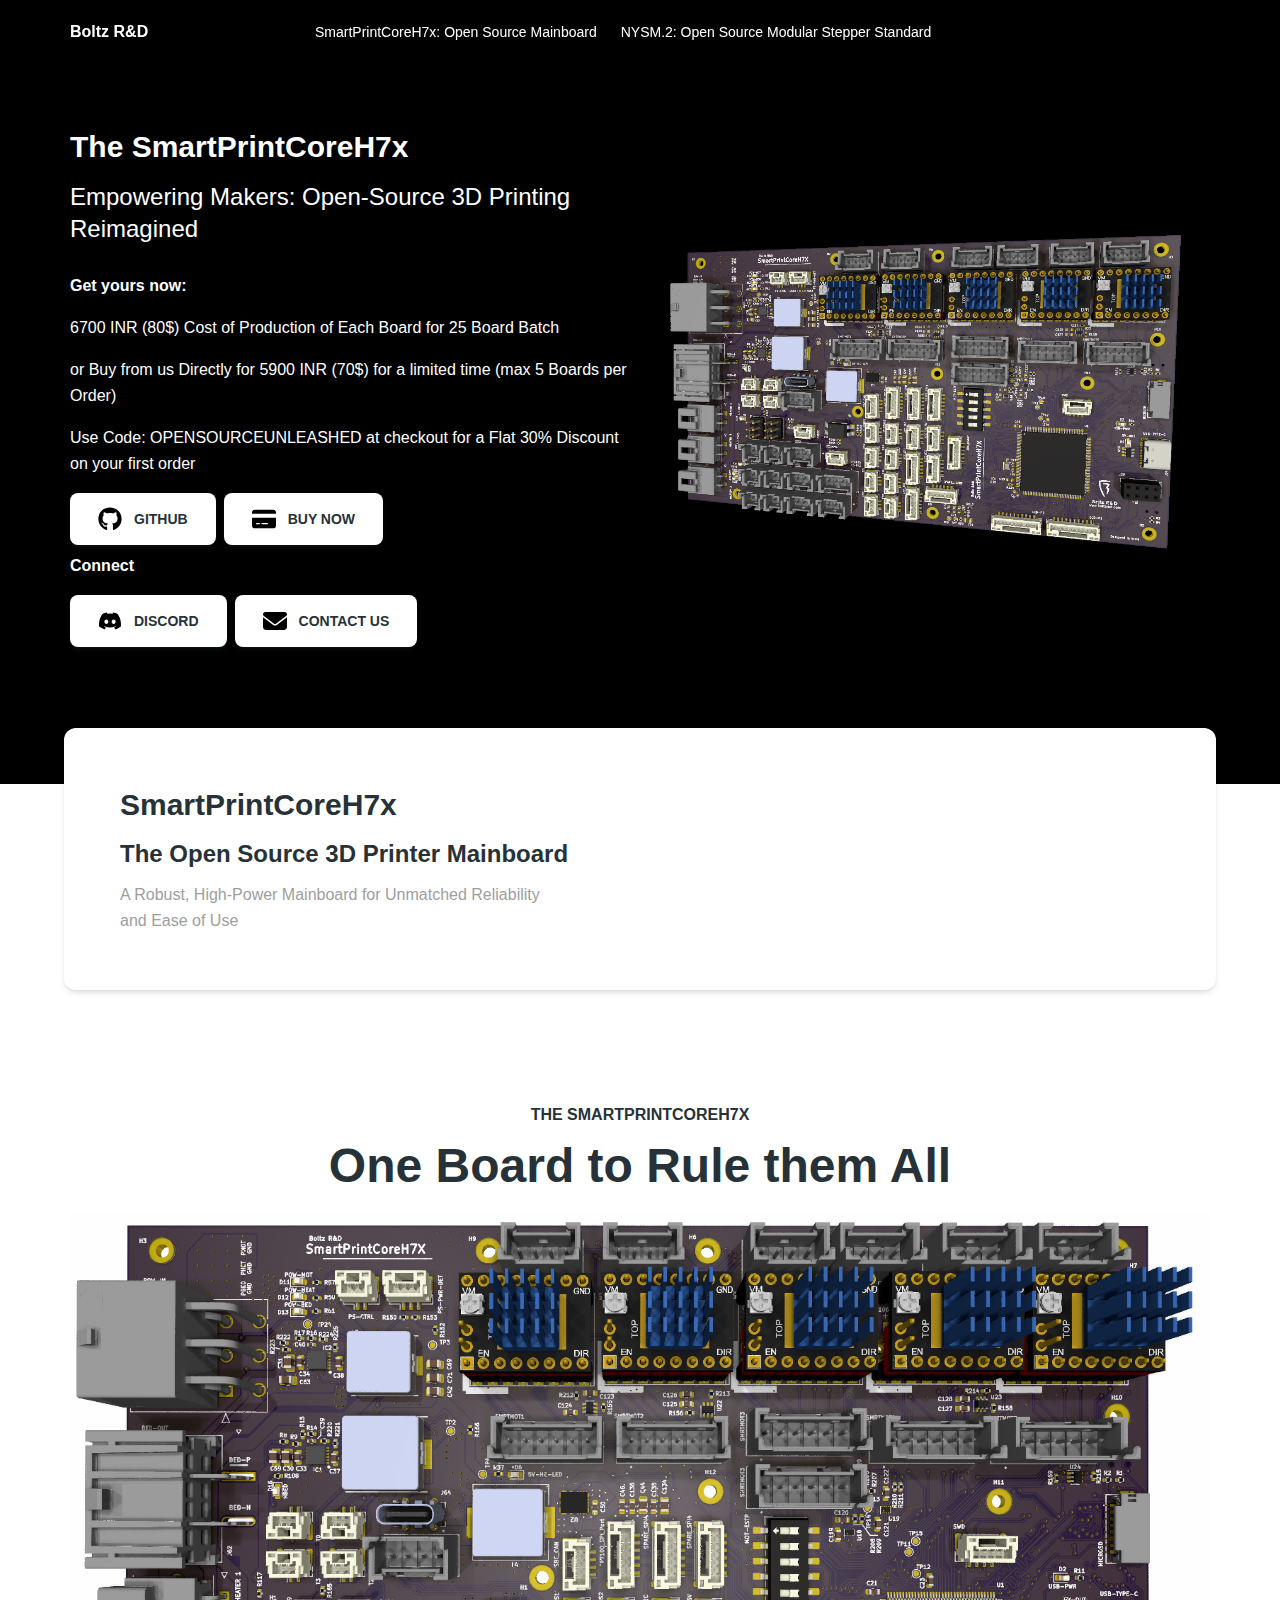
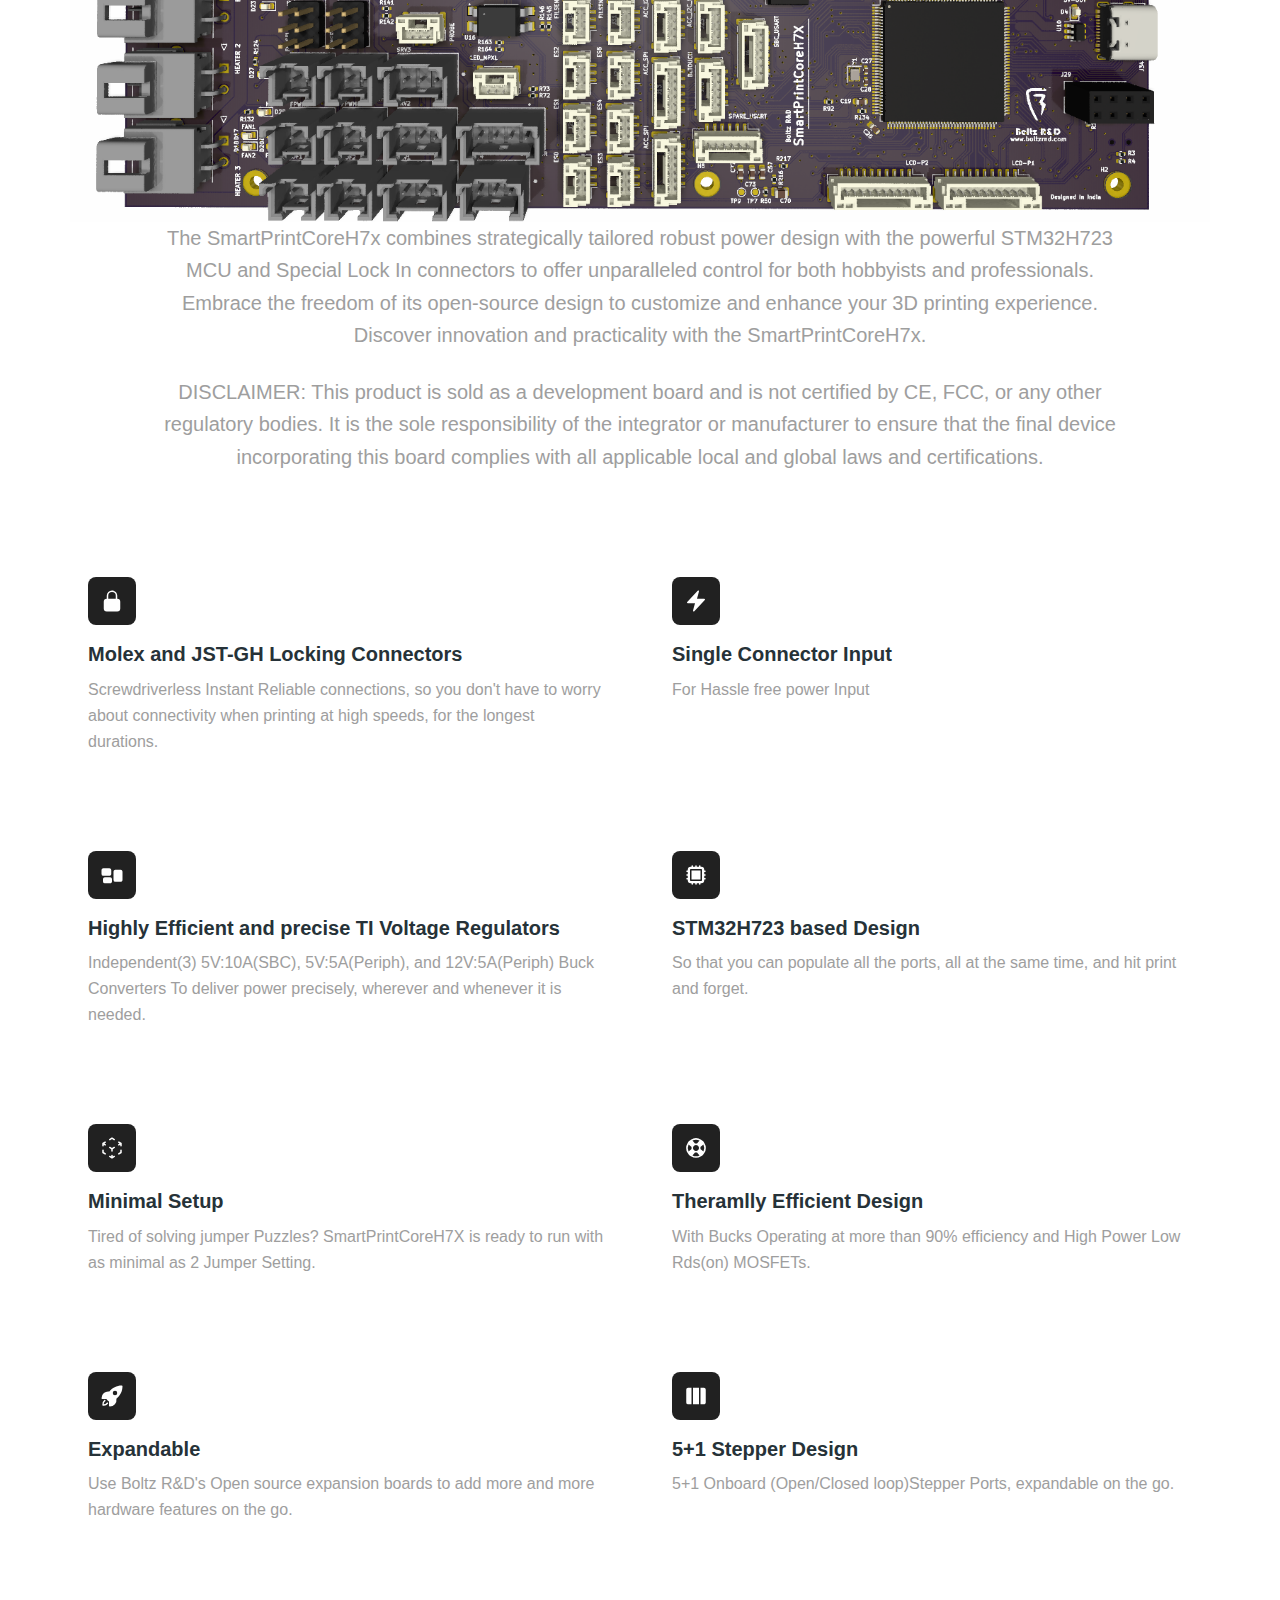
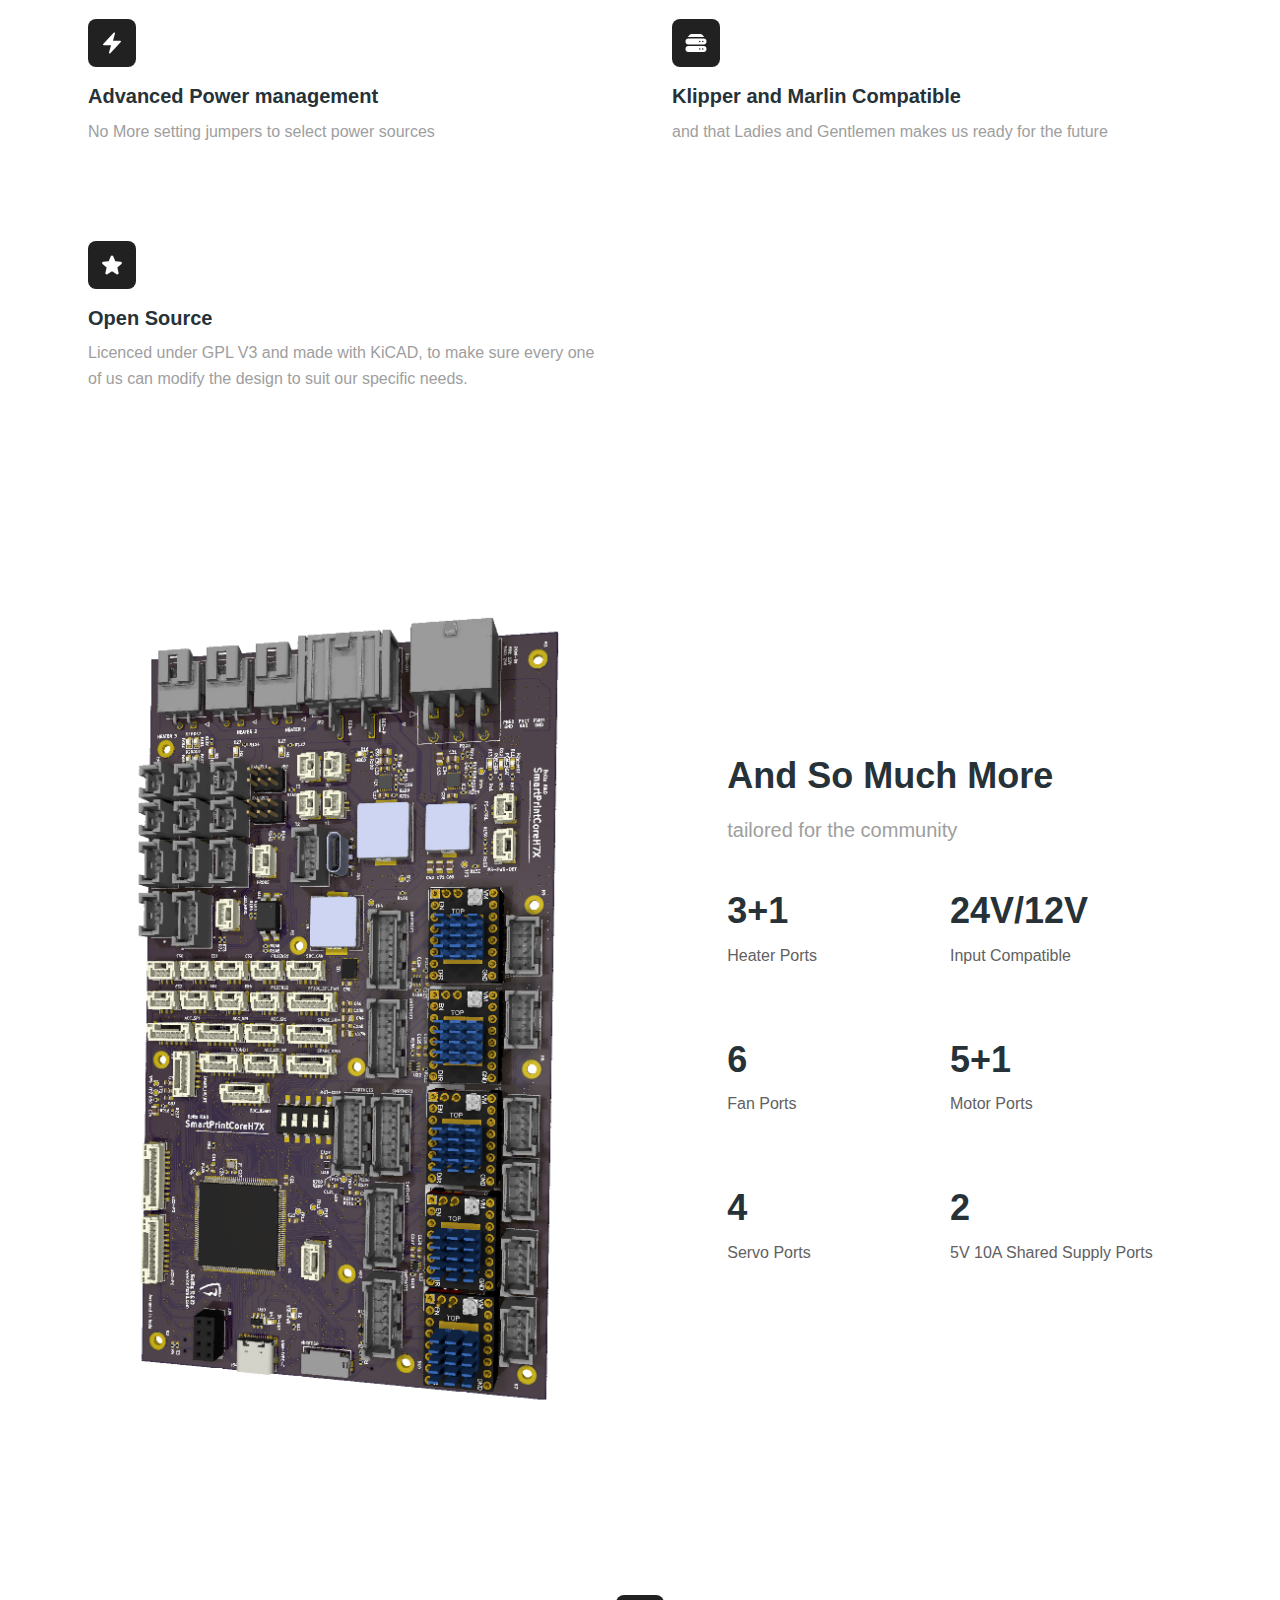
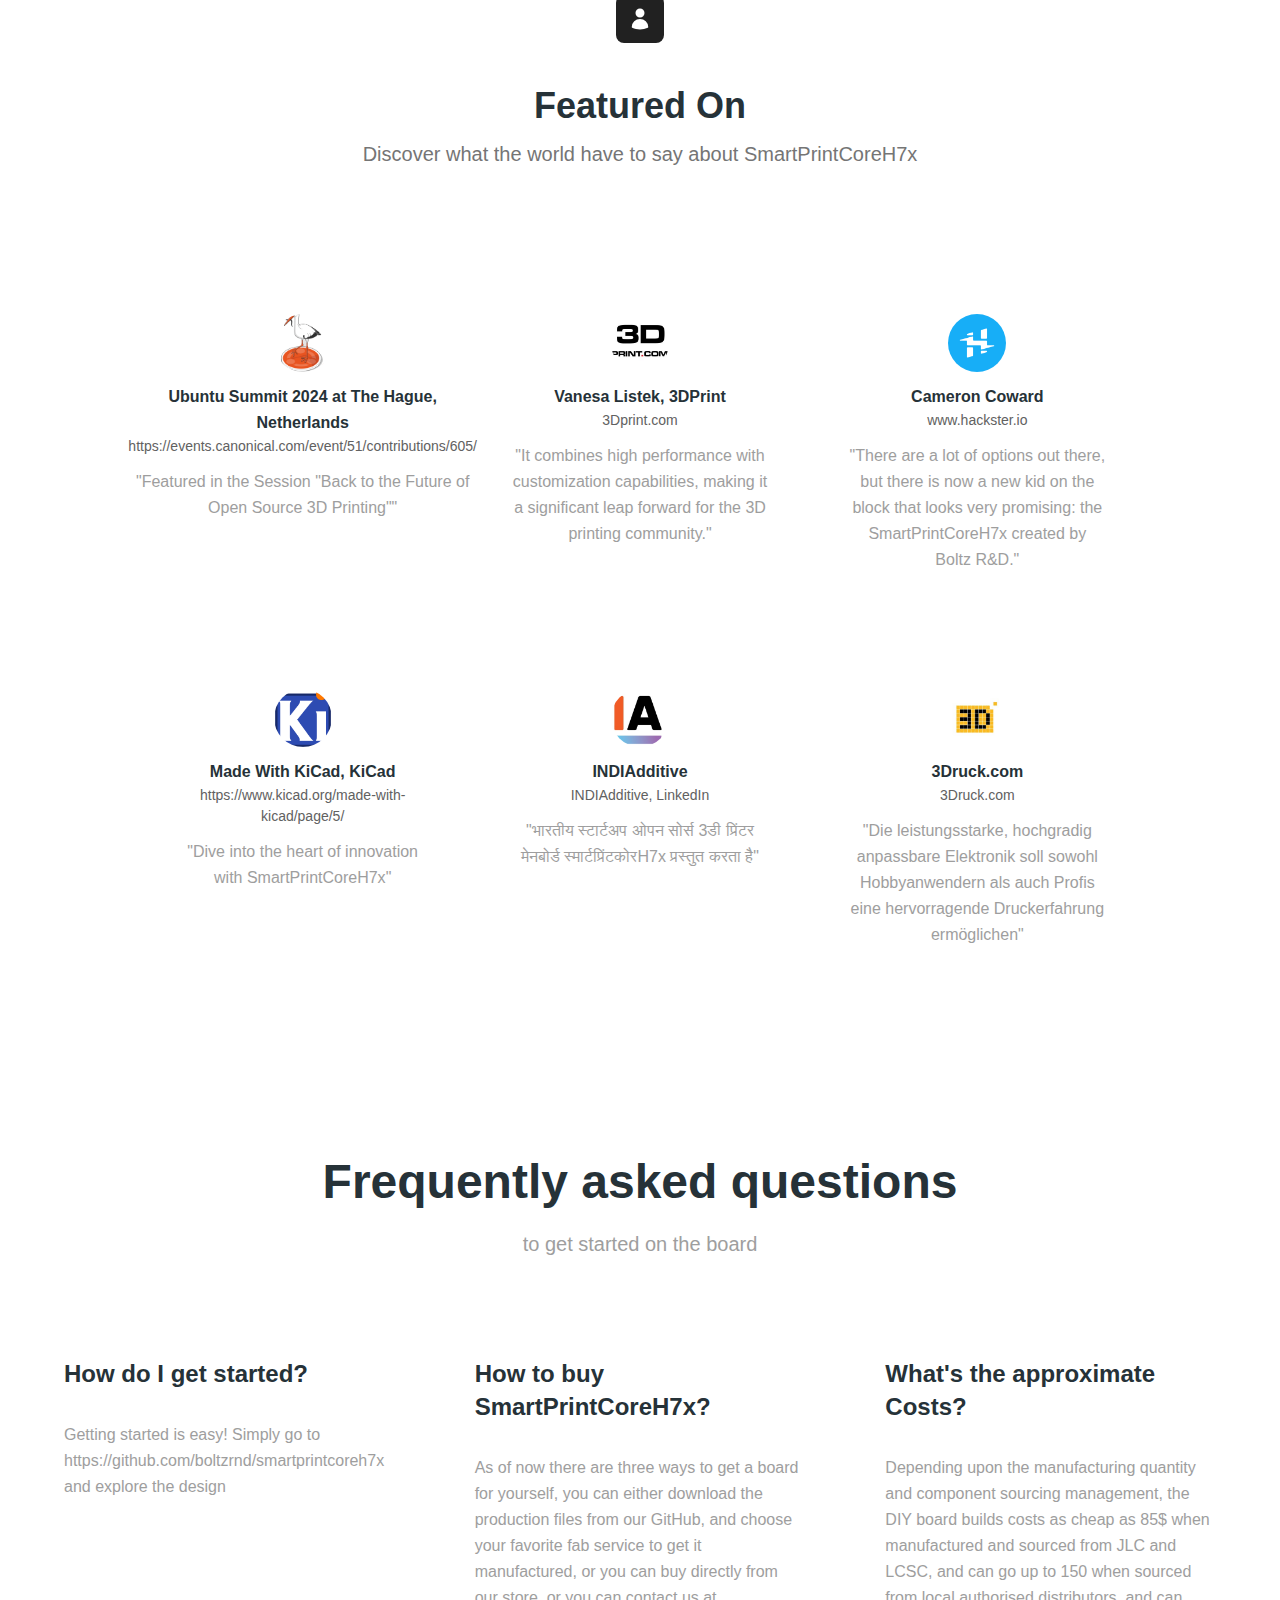
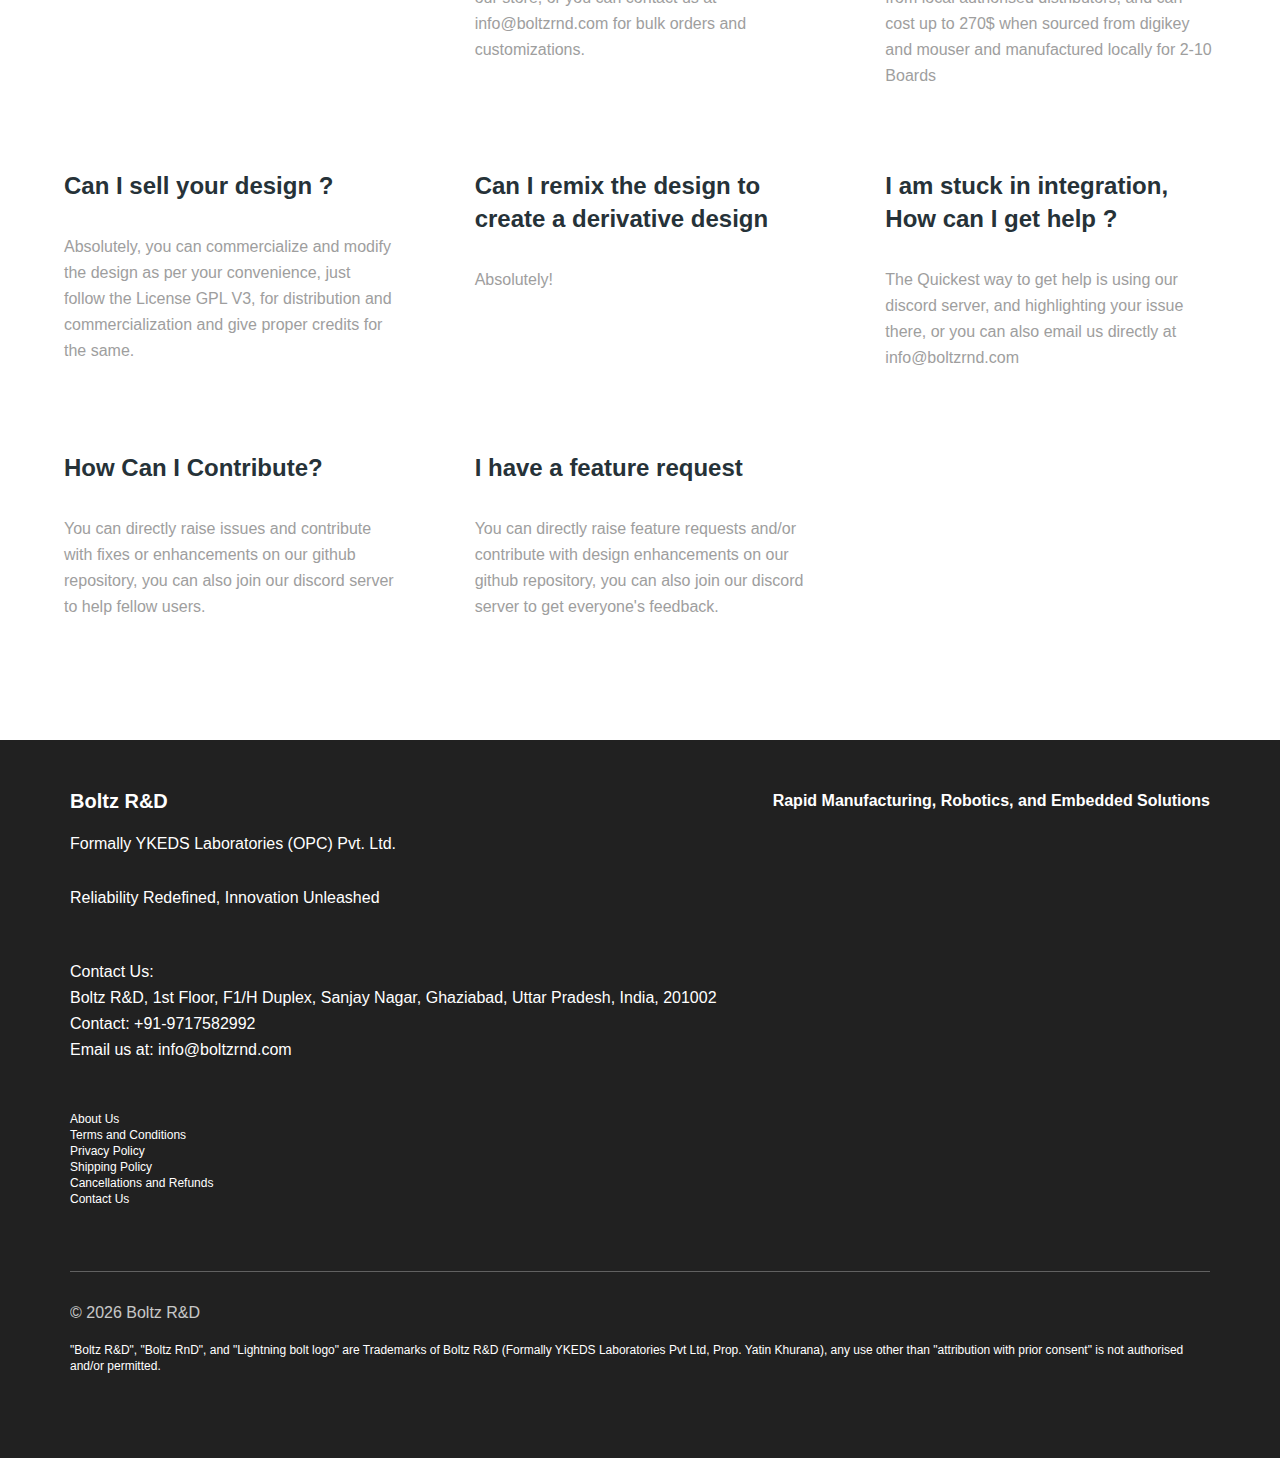
<file: index.html>
<!DOCTYPE html><html lang="en"><head><meta charSet="utf-8"/><link rel="stylesheet" href="/_next/static/css/af07e5e01348d559.css" data-precedence="next"/><link rel="preload" as="style" href="https://cdnjs.cloudflare.com/ajax/libs/font-awesome/6.2.1/css/all.min.css" crossorigin="anonymous" integrity="sha512-MV7K8+y+gLIBoVD59lQIYicR65iaqukzvf/nwasF0nqhPay5w/9lJmVM2hMDcnK1OnMGCdVK+iQrJ7lzPJQd1w==" referrerPolicy="no-referrer"/><link rel="shortcut icon" href="/image/boltz_logo.png" type="image/png"/><title>SmartPrintCoreH7X: Best Open Source 3D Printer Mainboard</title><meta name="description" content="Upgrade your 3D printing with SmartPrintCoreH7X, the best open-source, reliable, high-performance mainboard compatible with Creality, Anet, Ender, and more."/><meta name="keywords" content="Best 3D Printer Mainboard, 3D Printer Motherboard, Smartprintcoreh7x"/><meta name="viewport" content="width=device-width, initial-scale=1"/><link rel="stylesheet" href="https://cdnjs.cloudflare.com/ajax/libs/font-awesome/6.2.1/css/all.min.css" integrity="sha512-MV7K8+y+gLIBoVD59lQIYicR65iaqukzvf/nwasF0nqhPay5w/9lJmVM2hMDcnK1OnMGCdVK+iQrJ7lzPJQd1w==" crossorigin="anonymous" referrerPolicy="no-referrer"/><script src="/_next/static/chunks/polyfills-c67a75d1b6f99dc8.js" noModule=""></script></head><body class="__className_0455ef"><nav class="block py-4 w-full max-w-full rounded-none px-4 bg-transparent text-white shadow-none fixed top-0 z-50 border-0"><div class="container mx-auto flex items-center justify-between"><a href="https://www.boltzrnd.com" class="block antialiased tracking-normal font-sans text-base font-semibold leading-relaxed text-white">Boltz R&amp;D</a><ul class="ml-10 hidden items-center gap-6 lg:flex text-white"><li><a href="/" class="block antialiased font-sans text-sm leading-normal text-inherit font-medium">SmartPrintCoreH7x: Open Source Mainboard</a></li><li><a href="/NYSM2" class="block antialiased font-sans text-sm leading-normal text-inherit font-medium">NYSM.2: Open Source Modular Stepper Standard</a></li></ul><div class="hidden gap-2 lg:flex lg:items-center"><button class="relative align-middle select-none font-sans font-medium text-center uppercase transition-all disabled:opacity-50 disabled:shadow-none disabled:pointer-events-none w-8 max-w-[32px] h-8 max-h-[32px] rounded-lg text-xs text-white hover:bg-white/10 active:bg-white/30" type="button"><span class="absolute top-1/2 left-1/2 transform -translate-y-1/2 -translate-x-1/2"><a href="https://thingiverse.com/boltzrnd" target="_blank" rel="noopener noreferrer"><i class="fa-solid fa-cube text-base"></i> </a></span></button><button class="relative align-middle select-none font-sans font-medium text-center uppercase transition-all disabled:opacity-50 disabled:shadow-none disabled:pointer-events-none w-8 max-w-[32px] h-8 max-h-[32px] rounded-lg text-xs text-white hover:bg-white/10 active:bg-white/30" type="button"><span class="absolute top-1/2 left-1/2 transform -translate-y-1/2 -translate-x-1/2"><a href="https://github.com/BoltzRnD" target="_blank" rel="noopener noreferrer"><i class="fa-brands fa-github text-base"></i></a></span></button><button class="relative align-middle select-none font-sans font-medium text-center uppercase transition-all disabled:opacity-50 disabled:shadow-none disabled:pointer-events-none w-8 max-w-[32px] h-8 max-h-[32px] rounded-lg text-xs text-white hover:bg-white/10 active:bg-white/30" type="button"><span class="absolute top-1/2 left-1/2 transform -translate-y-1/2 -translate-x-1/2"><a href="https://instagram.com/BoltzRnD" target="_blank" rel="noopener noreferrer"><i class="fa-brands fa-instagram text-base"></i></a></span></button><button class="relative align-middle select-none font-sans font-medium text-center uppercase transition-all disabled:opacity-50 disabled:shadow-none disabled:pointer-events-none w-8 max-w-[32px] h-8 max-h-[32px] rounded-lg text-xs text-white hover:bg-white/10 active:bg-white/30" type="button"><span class="absolute top-1/2 left-1/2 transform -translate-y-1/2 -translate-x-1/2"><a href="https://store.boltzrnd.com" rel="noopener noreferrer"><i class="fa-solid fa-store text-base"></i></a></span></button></div><button class="relative align-middle select-none font-sans font-medium text-center uppercase transition-all disabled:opacity-50 disabled:shadow-none disabled:pointer-events-none w-10 max-w-[40px] h-10 max-h-[40px] rounded-lg text-xs text-white hover:bg-white/10 active:bg-white/30 ml-auto inline-block lg:hidden" type="button"><span class="absolute top-1/2 left-1/2 transform -translate-y-1/2 -translate-x-1/2"><svg xmlns="http://www.w3.org/2000/svg" fill="none" viewBox="0 0 24 24" stroke-width="2" stroke="currentColor" aria-hidden="true" class="h-6 w-6"><path stroke-linecap="round" stroke-linejoin="round" d="M3.75 6.75h16.5M3.75 12h16.5m-16.5 5.25h16.5"></path></svg></span></button></div><div class="block w-full basis-full overflow-hidden" style="height:0px"><div class="container mx-auto mt-4 rounded-lg border-t border-blue-gray-50 bg-white px-6 py-5"><ul class="flex flex-col gap-4 text-blue-gray-900"><li><a href="/" class="block antialiased font-sans text-sm leading-normal text-inherit font-medium">SmartPrintCoreH7x: Open Source Mainboard</a></li><li><a href="/NYSM2" class="block antialiased font-sans text-sm leading-normal text-inherit font-medium">NYSM.2: Open Source Modular Stepper Standard</a></li></ul><div class="mt-4 flex items-center gap-2"><button class="relative align-middle select-none font-sans font-medium text-center uppercase transition-all disabled:opacity-50 disabled:shadow-none disabled:pointer-events-none w-8 max-w-[32px] h-8 max-h-[32px] rounded-lg text-xs text-white hover:bg-white/10 active:bg-white/30" type="button"><span class="absolute top-1/2 left-1/2 transform -translate-y-1/2 -translate-x-1/2"><a href="https://thingiverse.com/boltzrnd" target="_blank" rel="noopener noreferrer"><i class="fa-solid fa-cube text-base"></i> </a></span></button><button class="relative align-middle select-none font-sans font-medium text-center uppercase transition-all disabled:opacity-50 disabled:shadow-none disabled:pointer-events-none w-8 max-w-[32px] h-8 max-h-[32px] rounded-lg text-xs text-white hover:bg-white/10 active:bg-white/30" type="button"><span class="absolute top-1/2 left-1/2 transform -translate-y-1/2 -translate-x-1/2"><a href="https://github.com/BoltzRnD" target="_blank" rel="noopener noreferrer"><i class="fa-brands fa-github text-base"></i></a></span></button><button class="relative align-middle select-none font-sans font-medium text-center uppercase transition-all disabled:opacity-50 disabled:shadow-none disabled:pointer-events-none w-8 max-w-[32px] h-8 max-h-[32px] rounded-lg text-xs text-white hover:bg-white/10 active:bg-white/30" type="button"><span class="absolute top-1/2 left-1/2 transform -translate-y-1/2 -translate-x-1/2"><a href="https://instagram.com/BoltzRnD" target="_blank" rel="noopener noreferrer"><i class="fa-brands fa-instagram text-base"></i></a></span></button></div></div></div></nav><div class="relative min-h-screen w-auto"><header class="grid !min-h-[49rem] bg-SPCPurple1 px-8"><div class="container mx-auto mt-32 grid h-full w-full grid-cols-1 place-items-center lg:mt-14 lg:grid-cols-2"><div class="col-span-1"><h1 class="block antialiased tracking-normal font-sans font-semibold text-white text-base sm:text-lg md:text-xl lg:text-9xl xl:text-3xl mb-4">The SmartPrintCoreH7x</h1><p class="block antialiased font-sans font-normal text-inherit text-sm sm:text-base md:text-lg lg:text-xl xl:text-2xl mb-7 !text-white md:pr-5 xl:pr-10">Empowering Makers: Open-Source 3D Printing Reimagined</p><h6 class="block antialiased tracking-normal font-sans text-base font-semibold leading-relaxed text-white mb-4">Get yours now:</h6><p class="block antialiased font-sans text-base font-light leading-relaxed text-white mb-4">6700 INR (80$) Cost of Production of Each Board for 25 Board Batch</p><p class="block antialiased font-sans text-base font-light leading-relaxed text-white mb-4">or Buy from us Directly for 5900 INR (70$) for a limited time (max 5 Boards per Order)</p><p class="block antialiased font-sans text-base font-light leading-relaxed text-white mb-4">Use Code: OPENSOURCEUNLEASHED at checkout for a Flat 30% Discount on your first order</p><div class="flex flex-col gap-2 md:mb-2 md:w-10/12 md:flex-row"><a href="https://github.com/boltzrnd/smartprintcoreh7x" target="_blank" rel="noopener noreferrer"><button class="align-middle select-none font-sans font-bold text-center uppercase transition-all disabled:opacity-50 disabled:shadow-none disabled:pointer-events-none text-sm py-3.5 px-7 rounded-lg bg-white text-blue-gray-900 shadow-md shadow-blue-gray-500/10 hover:shadow-lg hover:shadow-blue-gray-500/20 focus:opacity-[0.85] focus:shadow-none active:opacity-[0.85] active:shadow-none flex justify-center items-center gap-1 sm:gap-2 md:gap-3" type="button"><img alt="metamask" loading="lazy" width="256" height="256" decoding="async" data-nimg="1" class="w-4 h-4 sm:w-5 sm:h-5 md:w-6 md:h-6" style="color:transparent" src="/logos/github.svg"/>Github</button></a><a href="https://store.boltzrnd.com/products/smartprintcoreh7x-open-source-3d-printer-mainboard-1"><button class="align-middle select-none font-sans font-bold text-center uppercase transition-all disabled:opacity-50 disabled:shadow-none disabled:pointer-events-none text-sm py-3.5 px-7 rounded-lg bg-white text-blue-gray-900 shadow-md shadow-blue-gray-500/10 hover:shadow-lg hover:shadow-blue-gray-500/20 focus:opacity-[0.85] focus:shadow-none active:opacity-[0.85] active:shadow-none flex justify-center items-center gap-1 sm:gap-2 md:gap-3" type="button"><img alt="metamask" loading="lazy" width="256" height="256" decoding="async" data-nimg="1" class="w-4 h-4 sm:w-5 sm:h-5 md:w-6 md:h-6" style="color:transparent" src="/logos/credit-card-solid.svg"/>Buy Now</button></a></div><h6 class="block antialiased tracking-normal font-sans text-base font-semibold leading-relaxed text-white mb-4">Connect</h6><div class="flex flex-col gap-2 md:mb-2 md:w-10/12 md:flex-row"><a href="https://discord.gg/xWGaHd83Hs" target="_blank" rel="noopener noreferrer"><button class="align-middle select-none font-sans font-bold text-center uppercase transition-all disabled:opacity-50 disabled:shadow-none disabled:pointer-events-none text-sm py-3.5 px-7 rounded-lg bg-white text-blue-gray-900 shadow-md shadow-blue-gray-500/10 hover:shadow-lg hover:shadow-blue-gray-500/20 focus:opacity-[0.85] focus:shadow-none active:opacity-[0.85] active:shadow-none flex justify-center items-center gap-1 sm:gap-2 md:gap-3" type="button"><img alt="metamask" loading="lazy" width="256" height="256" decoding="async" data-nimg="1" class="w-4 h-4 sm:w-5 sm:h-5 md:w-6 md:h-6" style="color:transparent" src="/logos/discord.svg"/>Discord</button></a><a href="mailto:info@boltzrnd.com"><button class="align-middle select-none font-sans font-bold text-center uppercase transition-all disabled:opacity-50 disabled:shadow-none disabled:pointer-events-none text-sm py-3.5 px-7 rounded-lg bg-white text-blue-gray-900 shadow-md shadow-blue-gray-500/10 hover:shadow-lg hover:shadow-blue-gray-500/20 focus:opacity-[0.85] focus:shadow-none active:opacity-[0.85] active:shadow-none flex justify-center items-center gap-1 sm:gap-2 md:gap-3" type="button"><img alt="metamask" loading="lazy" width="256" height="256" decoding="async" data-nimg="1" class="w-4 h-4 sm:w-5 sm:h-5 md:w-6 md:h-6" style="color:transparent" src="/logos/envelope.svg"/>Contact Us</button></a></div></div><img alt="team work" loading="lazy" width="800" height="800" decoding="async" data-nimg="1" class="col-span-1 mx-auto my-20 h-auto lg:ml-auto lg:translate-y-0" style="color:transparent" src="/image/pic_render_2.png"/></div><br/></header><div class="mx-8 lg:mx-16 -mt-14 rounded-xl bg-white p-5 md:p-14 shadow-md "><div><h3 class="block antialiased tracking-normal font-sans text-3xl font-semibold leading-snug text-blue-gray-900 mb-3">SmartPrintCoreH7x</h3><h4 class="block antialiased tracking-normal font-sans text-2xl font-semibold leading-snug text-blue-gray-900 mb-3">The Open Source 3D Printer Mainboard</h4><p class="block antialiased font-sans text-base leading-relaxed text-inherit font-normal !text-gray-500 lg:w-5/12">A Robust, High-Power Mainboard for Unmatched Reliability and Ease of Use</p></div></div></div><section class="py-28 px-4"><div class="container mx-auto mb-20 text-center"><p class="block antialiased font-sans text-base leading-relaxed text-blue-gray-900 mb-2 font-bold uppercase">The SmartPrintCoreH7x</p><h1 class="block antialiased tracking-normal font-sans text-5xl font-semibold leading-tight text-blue-gray-900 mb-4">One Board to Rule them All</h1><img alt="" loading="lazy" width="1419" height="793" decoding="async" data-nimg="1" class="" style="color:transparent" src="/image/SPCH7X_Main2.png"/><p class="block antialiased font-sans text-xl font-normal leading-relaxed text-inherit mx-auto w-full px-4 !text-gray-500 lg:w-11/12 lg:px-8">The SmartPrintCoreH7x combines strategically tailored robust power design with the powerful STM32H723 MCU and Special Lock In connectors to offer unparalleled control for both hobbyists and professionals. Embrace the freedom of its open-source design to customize and enhance your 3D printing experience. Discover innovation and practicality with the SmartPrintCoreH7x.</p><br/><p class="block antialiased font-sans text-xl font-normal leading-relaxed text-inherit mx-auto w-full px-3 !text-gray-500 lg:w-11/12 lg:px-5">DISCLAIMER: This product is sold as a development board and is not certified by CE, FCC, or any other regulatory bodies. It is the sole responsibility of the integrator or manufacturer to ensure that the final device incorporating this board complies with all applicable local and global laws and certifications.</p></div><div class="container mx-auto grid max-w-6xl grid-cols-1 gap-4 gap-y-12 md:grid-cols-2"><div class="relative flex flex-col bg-clip-border rounded-xl bg-transparent text-gray-700 shadow-none"><div class="p-6 grid justify-start"><div class="mb-4 grid h-12 w-12 place-content-center rounded-lg bg-gray-900 p-2.5 text-left text-white"><svg xmlns="http://www.w3.org/2000/svg" viewBox="0 0 24 24" fill="currentColor" aria-hidden="true" class="h-6 w-6"><path fill-rule="evenodd" d="M12 1.5a5.25 5.25 0 00-5.25 5.25v3a3 3 0 00-3 3v6.75a3 3 0 003 3h10.5a3 3 0 003-3v-6.75a3 3 0 00-3-3v-3c0-2.9-2.35-5.25-5.25-5.25zm3.75 8.25v-3a3.75 3.75 0 10-7.5 0v3h7.5z" clip-rule="evenodd"></path></svg></div><h5 class="block antialiased tracking-normal font-sans text-xl font-semibold leading-snug text-blue-gray-900 mb-2">Molex and JST-GH Locking Connectors</h5><p class="block antialiased font-sans text-base leading-relaxed text-inherit font-normal !text-gray-500">Screwdriverless Instant Reliable connections, so you don&#x27;t have to worry about connectivity when printing at high speeds, for the longest durations.</p></div></div><div class="relative flex flex-col bg-clip-border rounded-xl bg-transparent text-gray-700 shadow-none"><div class="p-6 grid justify-start"><div class="mb-4 grid h-12 w-12 place-content-center rounded-lg bg-gray-900 p-2.5 text-left text-white"><svg xmlns="http://www.w3.org/2000/svg" viewBox="0 0 24 24" fill="currentColor" aria-hidden="true" class="h-6 w-6"><path fill-rule="evenodd" d="M14.615 1.595a.75.75 0 01.359.852L12.982 9.75h7.268a.75.75 0 01.548 1.262l-10.5 11.25a.75.75 0 01-1.272-.71l1.992-7.302H3.75a.75.75 0 01-.548-1.262l10.5-11.25a.75.75 0 01.913-.143z" clip-rule="evenodd"></path></svg></div><h5 class="block antialiased tracking-normal font-sans text-xl font-semibold leading-snug text-blue-gray-900 mb-2">Single Connector Input</h5><p class="block antialiased font-sans text-base leading-relaxed text-inherit font-normal !text-gray-500">For Hassle free power Input</p></div></div><div class="relative flex flex-col bg-clip-border rounded-xl bg-transparent text-gray-700 shadow-none"><div class="p-6 grid justify-start"><div class="mb-4 grid h-12 w-12 place-content-center rounded-lg bg-gray-900 p-2.5 text-left text-white"><svg xmlns="http://www.w3.org/2000/svg" viewBox="0 0 24 24" fill="currentColor" aria-hidden="true" class="h-6 w-6"><path fill-rule="evenodd" d="M1.5 7.125c0-1.036.84-1.875 1.875-1.875h6c1.036 0 1.875.84 1.875 1.875v3.75c0 1.036-.84 1.875-1.875 1.875h-6A1.875 1.875 0 011.5 10.875v-3.75zm12 1.5c0-1.036.84-1.875 1.875-1.875h5.25c1.035 0 1.875.84 1.875 1.875v8.25c0 1.035-.84 1.875-1.875 1.875h-5.25a1.875 1.875 0 01-1.875-1.875v-8.25zM3 16.125c0-1.036.84-1.875 1.875-1.875h5.25c1.036 0 1.875.84 1.875 1.875v2.25c0 1.035-.84 1.875-1.875 1.875h-5.25A1.875 1.875 0 013 18.375v-2.25z" clip-rule="evenodd"></path></svg></div><h5 class="block antialiased tracking-normal font-sans text-xl font-semibold leading-snug text-blue-gray-900 mb-2">Highly Efficient and precise TI Voltage Regulators</h5><p class="block antialiased font-sans text-base leading-relaxed text-inherit font-normal !text-gray-500">Independent(3) 5V:10A(SBC), 5V:5A(Periph), and 12V:5A(Periph) Buck Converters To deliver power precisely, wherever and whenever it is needed.</p></div></div><div class="relative flex flex-col bg-clip-border rounded-xl bg-transparent text-gray-700 shadow-none"><div class="p-6 grid justify-start"><div class="mb-4 grid h-12 w-12 place-content-center rounded-lg bg-gray-900 p-2.5 text-left text-white"><svg xmlns="http://www.w3.org/2000/svg" viewBox="0 0 24 24" fill="currentColor" aria-hidden="true" class="h-6 w-6"><path d="M16.5 7.5h-9v9h9v-9z"></path><path fill-rule="evenodd" d="M8.25 2.25A.75.75 0 019 3v.75h2.25V3a.75.75 0 011.5 0v.75H15V3a.75.75 0 011.5 0v.75h.75a3 3 0 013 3v.75H21A.75.75 0 0121 9h-.75v2.25H21a.75.75 0 010 1.5h-.75V15H21a.75.75 0 010 1.5h-.75v.75a3 3 0 01-3 3h-.75V21a.75.75 0 01-1.5 0v-.75h-2.25V21a.75.75 0 01-1.5 0v-.75H9V21a.75.75 0 01-1.5 0v-.75h-.75a3 3 0 01-3-3v-.75H3A.75.75 0 013 15h.75v-2.25H3a.75.75 0 010-1.5h.75V9H3a.75.75 0 010-1.5h.75v-.75a3 3 0 013-3h.75V3a.75.75 0 01.75-.75zM6 6.75A.75.75 0 016.75 6h10.5a.75.75 0 01.75.75v10.5a.75.75 0 01-.75.75H6.75a.75.75 0 01-.75-.75V6.75z" clip-rule="evenodd"></path></svg></div><h5 class="block antialiased tracking-normal font-sans text-xl font-semibold leading-snug text-blue-gray-900 mb-2">STM32H723 based Design</h5><p class="block antialiased font-sans text-base leading-relaxed text-inherit font-normal !text-gray-500">So that you can populate all the ports, all at the same time, and hit print and forget.</p></div></div><div class="relative flex flex-col bg-clip-border rounded-xl bg-transparent text-gray-700 shadow-none"><div class="p-6 grid justify-start"><div class="mb-4 grid h-12 w-12 place-content-center rounded-lg bg-gray-900 p-2.5 text-left text-white"><svg xmlns="http://www.w3.org/2000/svg" viewBox="0 0 24 24" fill="currentColor" aria-hidden="true" class="h-6 w-6"><path fill-rule="evenodd" d="M11.622 1.602a.75.75 0 01.756 0l2.25 1.313a.75.75 0 01-.756 1.295L12 3.118 10.128 4.21a.75.75 0 11-.756-1.295l2.25-1.313zM5.898 5.81a.75.75 0 01-.27 1.025l-1.14.665 1.14.665a.75.75 0 11-.756 1.295L3.75 8.806v.944a.75.75 0 01-1.5 0V7.5a.75.75 0 01.372-.648l2.25-1.312a.75.75 0 011.026.27zm12.204 0a.75.75 0 011.026-.27l2.25 1.312a.75.75 0 01.372.648v2.25a.75.75 0 01-1.5 0v-.944l-1.122.654a.75.75 0 11-.756-1.295l1.14-.665-1.14-.665a.75.75 0 01-.27-1.025zm-9 5.25a.75.75 0 011.026-.27L12 11.882l1.872-1.092a.75.75 0 11.756 1.295l-1.878 1.096V15a.75.75 0 01-1.5 0v-1.82l-1.878-1.095a.75.75 0 01-.27-1.025zM3 13.5a.75.75 0 01.75.75v1.82l1.878 1.095a.75.75 0 11-.756 1.295l-2.25-1.312a.75.75 0 01-.372-.648v-2.25A.75.75 0 013 13.5zm18 0a.75.75 0 01.75.75v2.25a.75.75 0 01-.372.648l-2.25 1.312a.75.75 0 11-.756-1.295l1.878-1.096V14.25a.75.75 0 01.75-.75zm-9 5.25a.75.75 0 01.75.75v.944l1.122-.654a.75.75 0 11.756 1.295l-2.25 1.313a.75.75 0 01-.756 0l-2.25-1.313a.75.75 0 11.756-1.295l1.122.654V19.5a.75.75 0 01.75-.75z" clip-rule="evenodd"></path></svg></div><h5 class="block antialiased tracking-normal font-sans text-xl font-semibold leading-snug text-blue-gray-900 mb-2">Minimal Setup</h5><p class="block antialiased font-sans text-base leading-relaxed text-inherit font-normal !text-gray-500">Tired of solving jumper Puzzles? SmartPrintCoreH7X is ready to run with as minimal as 2 Jumper Setting.</p></div></div><div class="relative flex flex-col bg-clip-border rounded-xl bg-transparent text-gray-700 shadow-none"><div class="p-6 grid justify-start"><div class="mb-4 grid h-12 w-12 place-content-center rounded-lg bg-gray-900 p-2.5 text-left text-white"><svg xmlns="http://www.w3.org/2000/svg" viewBox="0 0 24 24" fill="currentColor" aria-hidden="true" class="h-6 w-6"><path fill-rule="evenodd" d="M19.449 8.448L16.388 11a4.52 4.52 0 010 2.002l3.061 2.55a8.275 8.275 0 000-7.103zM15.552 19.45L13 16.388a4.52 4.52 0 01-2.002 0l-2.55 3.061a8.275 8.275 0 007.103 0zM4.55 15.552L7.612 13a4.52 4.52 0 010-2.002L4.551 8.45a8.275 8.275 0 000 7.103zM8.448 4.55L11 7.612a4.52 4.52 0 012.002 0l2.55-3.061a8.275 8.275 0 00-7.103 0zm8.657-.86a9.776 9.776 0 011.79 1.415 9.776 9.776 0 011.414 1.788 9.764 9.764 0 010 10.211 9.777 9.777 0 01-1.415 1.79 9.777 9.777 0 01-1.788 1.414 9.764 9.764 0 01-10.212 0 9.776 9.776 0 01-1.788-1.415 9.776 9.776 0 01-1.415-1.788 9.764 9.764 0 010-10.212 9.774 9.774 0 011.415-1.788A9.774 9.774 0 016.894 3.69a9.764 9.764 0 0110.211 0zM14.121 9.88a2.985 2.985 0 00-1.11-.704 3.015 3.015 0 00-2.022 0 2.985 2.985 0 00-1.11.704c-.326.325-.56.705-.704 1.11a3.015 3.015 0 000 2.022c.144.405.378.785.704 1.11.325.326.705.56 1.11.704.652.233 1.37.233 2.022 0a2.985 2.985 0 001.11-.704c.326-.325.56-.705.704-1.11a3.016 3.016 0 000-2.022 2.985 2.985 0 00-.704-1.11z" clip-rule="evenodd"></path></svg></div><h5 class="block antialiased tracking-normal font-sans text-xl font-semibold leading-snug text-blue-gray-900 mb-2">Theramlly Efficient Design</h5><p class="block antialiased font-sans text-base leading-relaxed text-inherit font-normal !text-gray-500">With Bucks Operating at more than 90% efficiency and High Power Low Rds(on) MOSFETs.</p></div></div><div class="relative flex flex-col bg-clip-border rounded-xl bg-transparent text-gray-700 shadow-none"><div class="p-6 grid justify-start"><div class="mb-4 grid h-12 w-12 place-content-center rounded-lg bg-gray-900 p-2.5 text-left text-white"><svg xmlns="http://www.w3.org/2000/svg" viewBox="0 0 24 24" fill="currentColor" aria-hidden="true" class="h-6 w-6"><path fill-rule="evenodd" d="M9.315 7.584C12.195 3.883 16.695 1.5 21.75 1.5a.75.75 0 01.75.75c0 5.056-2.383 9.555-6.084 12.436A6.75 6.75 0 019.75 22.5a.75.75 0 01-.75-.75v-4.131A15.838 15.838 0 016.382 15H2.25a.75.75 0 01-.75-.75 6.75 6.75 0 017.815-6.666zM15 6.75a2.25 2.25 0 100 4.5 2.25 2.25 0 000-4.5z" clip-rule="evenodd"></path><path d="M5.26 17.242a.75.75 0 10-.897-1.203 5.243 5.243 0 00-2.05 5.022.75.75 0 00.625.627 5.243 5.243 0 005.022-2.051.75.75 0 10-1.202-.897 3.744 3.744 0 01-3.008 1.51c0-1.23.592-2.323 1.51-3.008z"></path></svg></div><h5 class="block antialiased tracking-normal font-sans text-xl font-semibold leading-snug text-blue-gray-900 mb-2">Expandable</h5><p class="block antialiased font-sans text-base leading-relaxed text-inherit font-normal !text-gray-500">Use Boltz R&amp;D&#x27;s Open source expansion boards to add more and more hardware features on the go.</p></div></div><div class="relative flex flex-col bg-clip-border rounded-xl bg-transparent text-gray-700 shadow-none"><div class="p-6 grid justify-start"><div class="mb-4 grid h-12 w-12 place-content-center rounded-lg bg-gray-900 p-2.5 text-left text-white"><svg xmlns="http://www.w3.org/2000/svg" viewBox="0 0 24 24" fill="currentColor" aria-hidden="true" class="h-6 w-6"><path d="M15 3.75H9v16.5h6V3.75zM16.5 20.25h3.375c1.035 0 1.875-.84 1.875-1.875V5.625c0-1.036-.84-1.875-1.875-1.875H16.5v16.5zM4.125 3.75H7.5v16.5H4.125a1.875 1.875 0 01-1.875-1.875V5.625c0-1.036.84-1.875 1.875-1.875z"></path></svg></div><h5 class="block antialiased tracking-normal font-sans text-xl font-semibold leading-snug text-blue-gray-900 mb-2">5+1 Stepper Design</h5><p class="block antialiased font-sans text-base leading-relaxed text-inherit font-normal !text-gray-500">5+1 Onboard (Open/Closed loop)Stepper Ports, expandable on the go.</p></div></div><div class="relative flex flex-col bg-clip-border rounded-xl bg-transparent text-gray-700 shadow-none"><div class="p-6 grid justify-start"><div class="mb-4 grid h-12 w-12 place-content-center rounded-lg bg-gray-900 p-2.5 text-left text-white"><svg xmlns="http://www.w3.org/2000/svg" viewBox="0 0 24 24" fill="currentColor" aria-hidden="true" class="h-6 w-6"><path fill-rule="evenodd" d="M14.615 1.595a.75.75 0 01.359.852L12.982 9.75h7.268a.75.75 0 01.548 1.262l-10.5 11.25a.75.75 0 01-1.272-.71l1.992-7.302H3.75a.75.75 0 01-.548-1.262l10.5-11.25a.75.75 0 01.913-.143z" clip-rule="evenodd"></path></svg></div><h5 class="block antialiased tracking-normal font-sans text-xl font-semibold leading-snug text-blue-gray-900 mb-2">Advanced Power management</h5><p class="block antialiased font-sans text-base leading-relaxed text-inherit font-normal !text-gray-500">No More setting jumpers to select power sources</p></div></div><div class="relative flex flex-col bg-clip-border rounded-xl bg-transparent text-gray-700 shadow-none"><div class="p-6 grid justify-start"><div class="mb-4 grid h-12 w-12 place-content-center rounded-lg bg-gray-900 p-2.5 text-left text-white"><svg xmlns="http://www.w3.org/2000/svg" viewBox="0 0 24 24" fill="currentColor" aria-hidden="true" class="h-6 w-6"><path d="M5.507 4.048A3 3 0 017.785 3h8.43a3 3 0 012.278 1.048l1.722 2.008A4.533 4.533 0 0019.5 6h-15c-.243 0-.482.02-.715.056l1.722-2.008z"></path><path fill-rule="evenodd" d="M1.5 10.5a3 3 0 013-3h15a3 3 0 110 6h-15a3 3 0 01-3-3zm15 0a.75.75 0 11-1.5 0 .75.75 0 011.5 0zm2.25.75a.75.75 0 100-1.5.75.75 0 000 1.5zM4.5 15a3 3 0 100 6h15a3 3 0 100-6h-15zm11.25 3.75a.75.75 0 100-1.5.75.75 0 000 1.5zM19.5 18a.75.75 0 11-1.5 0 .75.75 0 011.5 0z" clip-rule="evenodd"></path></svg></div><h5 class="block antialiased tracking-normal font-sans text-xl font-semibold leading-snug text-blue-gray-900 mb-2">Klipper and Marlin Compatible</h5><p class="block antialiased font-sans text-base leading-relaxed text-inherit font-normal !text-gray-500">and that Ladies and Gentlemen makes us ready for the future</p></div></div><div class="relative flex flex-col bg-clip-border rounded-xl bg-transparent text-gray-700 shadow-none"><div class="p-6 grid justify-start"><div class="mb-4 grid h-12 w-12 place-content-center rounded-lg bg-gray-900 p-2.5 text-left text-white"><svg xmlns="http://www.w3.org/2000/svg" viewBox="0 0 24 24" fill="currentColor" aria-hidden="true" class="h-6 w-6"><path fill-rule="evenodd" d="M10.788 3.21c.448-1.077 1.976-1.077 2.424 0l2.082 5.007 5.404.433c1.164.093 1.636 1.545.749 2.305l-4.117 3.527 1.257 5.273c.271 1.136-.964 2.033-1.96 1.425L12 18.354 7.373 21.18c-.996.608-2.231-.29-1.96-1.425l1.257-5.273-4.117-3.527c-.887-.76-.415-2.212.749-2.305l5.404-.433 2.082-5.006z" clip-rule="evenodd"></path></svg></div><h5 class="block antialiased tracking-normal font-sans text-xl font-semibold leading-snug text-blue-gray-900 mb-2">Open Source</h5><p class="block antialiased font-sans text-base leading-relaxed text-inherit font-normal !text-gray-500">Licenced under GPL V3 and made with KiCAD, to make sure every one of us can modify the design to suit our specific needs.</p></div></div></div></section><section class="py-20 px-8"><div class="grid grid-cols-1 lg:grid-cols-2 gap-12 max-w-6xl mx-auto items-center"><img alt="iphone-photo" loading="lazy" width="320" height="576" decoding="async" data-nimg="1" class="col-span-1 w-1/2 mx-auto lg:w-10/12" style="color:transparent" src="/image/render2_nobg.png"/><div class="col-span-1 mx-auto max-w-lg px-4 lg:px-0"><h2 class="block antialiased tracking-normal font-sans text-4xl font-semibold leading-[1.3] text-blue-gray-900 mb-4">And So Much More</h2><p class="block antialiased font-sans font-normal text-inherit mb-5 px-4 text-left text-xl !text-gray-500 lg:px-0">tailored for the community</p><div class="col-span-2 grid gap-5 grid-cols-2 "><div class="relative flex flex-col bg-clip-border rounded-xl bg-transparent text-gray-700 shadow-none"><div class="p-6 grid px-0"><h2 class="block antialiased tracking-normal font-sans text-4xl font-semibold leading-[1.3] text-blue-gray-900 mb-2">3+1</h2><p class="block antialiased font-sans text-base leading-relaxed text-inherit font-normal">Heater Ports</p></div></div><div class="relative flex flex-col bg-clip-border rounded-xl bg-transparent text-gray-700 shadow-none"><div class="p-6 grid px-0"><h2 class="block antialiased tracking-normal font-sans text-4xl font-semibold leading-[1.3] text-blue-gray-900 mb-2">24V/12V</h2><p class="block antialiased font-sans text-base leading-relaxed text-inherit font-normal">Input Compatible</p></div></div><div class="relative flex flex-col bg-clip-border rounded-xl bg-transparent text-gray-700 shadow-none"><div class="p-6 grid px-0"><h2 class="block antialiased tracking-normal font-sans text-4xl font-semibold leading-[1.3] text-blue-gray-900 mb-2">6</h2><p class="block antialiased font-sans text-base leading-relaxed text-inherit font-normal">Fan Ports</p></div></div><div class="relative flex flex-col bg-clip-border rounded-xl bg-transparent text-gray-700 shadow-none"><div class="p-6 grid px-0"><h2 class="block antialiased tracking-normal font-sans text-4xl font-semibold leading-[1.3] text-blue-gray-900 mb-2">5+1</h2><p class="block antialiased font-sans text-base leading-relaxed text-inherit font-normal">Motor Ports</p></div></div><div class="relative flex flex-col bg-clip-border rounded-xl bg-transparent text-gray-700 shadow-none"><div class="p-6 grid px-0"><h2 class="block antialiased tracking-normal font-sans text-4xl font-semibold leading-[1.3] text-blue-gray-900 mb-2">4</h2><p class="block antialiased font-sans text-base leading-relaxed text-inherit font-normal">Servo Ports</p></div></div><div class="relative flex flex-col bg-clip-border rounded-xl bg-transparent text-gray-700 shadow-none"><div class="p-6 grid px-0"><h2 class="block antialiased tracking-normal font-sans text-4xl font-semibold leading-[1.3] text-blue-gray-900 mb-2">2</h2><p class="block antialiased font-sans text-base leading-relaxed text-inherit font-normal">5V 10A Shared Supply Ports</p></div></div></div></div></div></section><section class="px-10 !py-20"><div class="container mx-auto"><div class="mb-20 flex w-full flex-col items-center"><div class="mb-10 flex h-12 w-12 items-center justify-center rounded-lg bg-gray-900 text-white "><svg xmlns="http://www.w3.org/2000/svg" viewBox="0 0 24 24" fill="currentColor" aria-hidden="true" class="h-6 w-6"><path fill-rule="evenodd" d="M7.5 6a4.5 4.5 0 119 0 4.5 4.5 0 01-9 0zM3.751 20.105a8.25 8.25 0 0116.498 0 .75.75 0 01-.437.695A18.683 18.683 0 0112 22.5c-2.786 0-5.433-.608-7.812-1.7a.75.75 0 01-.437-.695z" clip-rule="evenodd"></path></svg></div><h2 class="block antialiased tracking-normal font-sans text-4xl font-semibold leading-[1.3] text-blue-gray-900 mb-2">Featured On</h2><p class="block antialiased font-sans text-xl font-normal leading-relaxed text-inherit mb-10 max-w-3xl text-center !text-gray-600">Discover what the world have to say about SmartPrintCoreH7x</p></div><div class="grid grid-cols-1 gap-x-8 gap-y-12 md:grid-cols-3 lg:px-20"><div class="relative flex flex-col bg-clip-border rounded-xl bg-white text-gray-700 items-center text-center"><div class="p-6"><img src="/image/ubuntu-summit-logo.png" alt="Ubuntu Summit 2024 at The Hague, Netherlands" class="inline-block relative object-cover object-center !rounded-full w-[58px] h-[58px] rounded-lg mb-3"/><h6 class="block antialiased tracking-normal font-sans text-base font-semibold leading-relaxed text-blue-gray-900">Ubuntu Summit 2024 at The Hague, Netherlands</h6><p class="block antialiased font-sans text-sm leading-normal text-inherit mb-3 font-medium !text-gray-700">https://events.canonical.com/event/51/contributions/605/</p><p class="block antialiased font-sans text-base leading-relaxed text-inherit mb-5 font-normal !text-gray-500">&quot;<!-- -->Featured in the Session &quot;Back to the Future of Open Source 3D Printing&quot;<!-- -->&quot;</p></div></div><div class="relative flex flex-col bg-clip-border rounded-xl bg-white text-gray-700 items-center text-center"><div class="p-6"><img src="/image/avatar1.jpg" alt="Vanesa Listek, 3DPrint" class="inline-block relative object-cover object-center !rounded-full w-[58px] h-[58px] rounded-lg mb-3"/><h6 class="block antialiased tracking-normal font-sans text-base font-semibold leading-relaxed text-blue-gray-900">Vanesa Listek, 3DPrint</h6><p class="block antialiased font-sans text-sm leading-normal text-inherit mb-3 font-medium !text-gray-700">3Dprint.com</p><p class="block antialiased font-sans text-base leading-relaxed text-inherit mb-5 font-normal !text-gray-500">&quot;<!-- -->It combines high performance with customization capabilities, making it a significant leap forward for the 3D printing community.<!-- -->&quot;</p></div></div><div class="relative flex flex-col bg-clip-border rounded-xl bg-white text-gray-700 items-center text-center"><div class="p-6"><img src="/image/hackster_avatar.png" alt="Cameron Coward" class="inline-block relative object-cover object-center !rounded-full w-[58px] h-[58px] rounded-lg mb-3"/><h6 class="block antialiased tracking-normal font-sans text-base font-semibold leading-relaxed text-blue-gray-900">Cameron Coward</h6><p class="block antialiased font-sans text-sm leading-normal text-inherit mb-3 font-medium !text-gray-700">www.hackster.io</p><p class="block antialiased font-sans text-base leading-relaxed text-inherit mb-5 font-normal !text-gray-500">&quot;<!-- -->There are a lot of options out there, but there is now a new kid on the block that looks very promising: the SmartPrintCoreH7x created by Boltz R&amp;D.<!-- -->&quot;</p></div></div><div class="relative flex flex-col bg-clip-border rounded-xl bg-white text-gray-700 items-center text-center"><div class="p-6"><img src="/image/kicad_logo_small.png" alt="Made With KiCad, KiCad" class="inline-block relative object-cover object-center !rounded-full w-[58px] h-[58px] rounded-lg mb-3"/><h6 class="block antialiased tracking-normal font-sans text-base font-semibold leading-relaxed text-blue-gray-900">Made With KiCad, KiCad</h6><p class="block antialiased font-sans text-sm leading-normal text-inherit mb-3 font-medium !text-gray-700">https://www.kicad.org/made-with-kicad/page/5/</p><p class="block antialiased font-sans text-base leading-relaxed text-inherit mb-5 font-normal !text-gray-500">&quot;<!-- -->Dive into the heart of innovation with SmartPrintCoreH7x<!-- -->&quot;</p></div></div><div class="relative flex flex-col bg-clip-border rounded-xl bg-white text-gray-700 items-center text-center"><div class="p-6"><img src="/image/avatar2.jpg" alt="INDIAdditive" class="inline-block relative object-cover object-center !rounded-full w-[58px] h-[58px] rounded-lg mb-3"/><h6 class="block antialiased tracking-normal font-sans text-base font-semibold leading-relaxed text-blue-gray-900">INDIAdditive</h6><p class="block antialiased font-sans text-sm leading-normal text-inherit mb-3 font-medium !text-gray-700">INDIAdditive, LinkedIn</p><p class="block antialiased font-sans text-base leading-relaxed text-inherit mb-5 font-normal !text-gray-500">&quot;<!-- -->भारतीय स्टार्टअप ओपन सोर्स 3डी प्रिंटर मेनबोर्ड स्मार्टप्रिंटकोरH7x प्रस्तुत करता है<!-- -->&quot;</p></div></div><div class="relative flex flex-col bg-clip-border rounded-xl bg-white text-gray-700 items-center text-center"><div class="p-6"><img src="/image/avatar3.jpg" alt="3Druck.com" class="inline-block relative object-cover object-center !rounded-full w-[58px] h-[58px] rounded-lg mb-3"/><h6 class="block antialiased tracking-normal font-sans text-base font-semibold leading-relaxed text-blue-gray-900">3Druck.com</h6><p class="block antialiased font-sans text-sm leading-normal text-inherit mb-3 font-medium !text-gray-700">3Druck.com</p><p class="block antialiased font-sans text-base leading-relaxed text-inherit mb-5 font-normal !text-gray-500">&quot;<!-- -->Die leistungsstarke, hochgradig anpassbare Elektronik soll sowohl Hobbyanwendern als auch Profis eine hervorragende Druckerfahrung ermöglichen<!-- -->&quot;</p></div></div></div></div></section><section class="px-8 py-20"><div class="container max-w-6xl mx-auto"><div class="text-center"><h1 class="block antialiased tracking-normal font-sans text-5xl font-semibold leading-tight text-blue-gray-900 mb-4">Frequently asked questions</h1><p class="block antialiased font-sans text-xl font-normal leading-relaxed text-inherit mx-auto mb-24 !text-gray-500 lg:w-3/5">to get started on the board</p></div><div class="grid gap-20 md:grid-cols-1 lg:grid-cols-3"><div class="relative flex flex-col bg-clip-border rounded-xl bg-transparent text-gray-700 shadow-none"><h4 class="block antialiased tracking-normal font-sans text-2xl font-semibold leading-snug text-blue-gray-900 pb-6">How do I get started?</h4><div class="pt-2"><p class="block antialiased font-sans text-base leading-relaxed text-inherit font-normal !text-gray-500">Getting started is easy! Simply go to https://github.com/boltzrnd/smartprintcoreh7x and explore the design</p></div></div><div class="relative flex flex-col bg-clip-border rounded-xl bg-transparent text-gray-700 shadow-none"><h4 class="block antialiased tracking-normal font-sans text-2xl font-semibold leading-snug text-blue-gray-900 pb-6">How to buy SmartPrintCoreH7x?</h4><div class="pt-2"><p class="block antialiased font-sans text-base leading-relaxed text-inherit font-normal !text-gray-500">As of now there are three ways to get a board for yourself, you can either download the production files from our GitHub, and choose your favorite fab service to get it manufactured, or you can buy directly from our store, or you can contact us at info@boltzrnd.com for bulk orders and customizations.</p></div></div><div class="relative flex flex-col bg-clip-border rounded-xl bg-transparent text-gray-700 shadow-none"><h4 class="block antialiased tracking-normal font-sans text-2xl font-semibold leading-snug text-blue-gray-900 pb-6">What&#x27;s the approximate Costs?</h4><div class="pt-2"><p class="block antialiased font-sans text-base leading-relaxed text-inherit font-normal !text-gray-500">Depending upon the manufacturing quantity and component sourcing management, the DIY board builds costs as cheap as 85$ when manufactured and sourced from JLC and LCSC, and can go up to 150 when sourced from local authorised distributors, and can cost up to 270$ when sourced from digikey and mouser and manufactured locally for 2-10 Boards</p></div></div><div class="relative flex flex-col bg-clip-border rounded-xl bg-transparent text-gray-700 shadow-none"><h4 class="block antialiased tracking-normal font-sans text-2xl font-semibold leading-snug text-blue-gray-900 pb-6">Can I sell your design ?</h4><div class="pt-2"><p class="block antialiased font-sans text-base leading-relaxed text-inherit font-normal !text-gray-500">Absolutely, you can commercialize and modify the design as per your convenience, just follow the License GPL V3, for distribution and commercialization and give proper credits for the same.</p></div></div><div class="relative flex flex-col bg-clip-border rounded-xl bg-transparent text-gray-700 shadow-none"><h4 class="block antialiased tracking-normal font-sans text-2xl font-semibold leading-snug text-blue-gray-900 pb-6">Can I remix the design to create a derivative design</h4><div class="pt-2"><p class="block antialiased font-sans text-base leading-relaxed text-inherit font-normal !text-gray-500">Absolutely!</p></div></div><div class="relative flex flex-col bg-clip-border rounded-xl bg-transparent text-gray-700 shadow-none"><h4 class="block antialiased tracking-normal font-sans text-2xl font-semibold leading-snug text-blue-gray-900 pb-6">I am stuck in integration, How can I get help ?</h4><div class="pt-2"><p class="block antialiased font-sans text-base leading-relaxed text-inherit font-normal !text-gray-500">The Quickest way to get help is using our discord server, and highlighting your issue there, or you can also email us directly at info@boltzrnd.com</p></div></div><div class="relative flex flex-col bg-clip-border rounded-xl bg-transparent text-gray-700 shadow-none"><h4 class="block antialiased tracking-normal font-sans text-2xl font-semibold leading-snug text-blue-gray-900 pb-6">How Can I Contribute?</h4><div class="pt-2"><p class="block antialiased font-sans text-base leading-relaxed text-inherit font-normal !text-gray-500">You can directly raise issues and contribute with fixes or enhancements on our github repository, you can also join our discord server to help fellow users.</p></div></div><div class="relative flex flex-col bg-clip-border rounded-xl bg-transparent text-gray-700 shadow-none"><h4 class="block antialiased tracking-normal font-sans text-2xl font-semibold leading-snug text-blue-gray-900 pb-6">I have a feature request</h4><div class="pt-2"><p class="block antialiased font-sans text-base leading-relaxed text-inherit font-normal !text-gray-500">You can directly raise feature requests and/or contribute with design enhancements on our github repository, you can also join our discord server to get everyone&#x27;s feedback.</p></div></div></div></div></section><footer class="mt-10 bg-gray-900 px-8 pt-12"><div class="container mx-auto"><div class="flex flex-wrap justify-center gap-8 md:justify-between"><div class="text-center md:text-left"><h5 class="block antialiased tracking-normal font-sans text-xl font-semibold leading-snug text-white mb-4">Boltz R&amp;D</h5><p class="block antialiased text-base font-light leading-relaxed text-white mb-7 font-small">Formally YKEDS Laboratories (OPC) Pvt. Ltd.</p><p class="block antialiased font-sans text-base leading-relaxed text-white mb-12 font-normal">Reliability Redefined, Innovation Unleashed</p><p class="block antialiased font-sans text-base leading-relaxed text-white mb-12 font-normal">Contact Us: <br/>Boltz R&amp;D, 1st Floor, F1/H Duplex, Sanjay Nagar, Ghaziabad, Uttar Pradesh, India, 201002 <br/>Contact: +91-9717582992 <br/>Email us at: info@boltzrnd.com <br/></p><a href="/AboutUs" rel="noopener noreferrer"><p class="block antialiased font-sans font-light text-white text-xs">About Us</p></a><a href="/terms_and_conditions" rel="noopener noreferrer"><p class="block antialiased font-sans font-light text-white text-xs">Terms and Conditions</p></a><a href="/privacy_policy" rel="noopener noreferrer"><p class="block antialiased font-sans font-light text-white text-xs">Privacy Policy</p></a><a href="/shipping_policy" rel="noopener noreferrer"><p class="block antialiased font-sans font-light text-white text-xs">Shipping Policy</p></a><a href="/cancellations_and_refunds" rel="noopener noreferrer"><p class="block antialiased font-sans font-light text-white text-xs">Cancellations and Refunds</p></a><a href="/contact_us" rel="noopener noreferrer"><p class="block antialiased font-sans font-light text-white text-xs">Contact Us</p></a><ul class="flex flex-wrap items-center justify-center md:justify-start"></ul></div><div class="mt-8 w-full md:mt-0 md:w-auto"><h6 class="block antialiased tracking-normal font-sans text-base font-semibold leading-relaxed text-white mb-3">Rapid Manufacturing, Robotics, and Embedded Solutions</h6><img alt="" loading="lazy" width="150" height="200" decoding="async" data-nimg="1" class="ml-auto mt-11" style="color:transparent" src="/image/boltz_logo.png"/></div></div><div class="mt-16 flex flex-wrap items-center justify-center gap-y-4 gap-x-8 border-t border-gray-700 py-7 md:justify-between"><p class="block antialiased font-sans text-base leading-relaxed text-white text-center font-normal opacity-75">© <!-- -->2025<!-- --> <!-- --> <!-- -->Boltz R&amp;D</p><p class="block antialiased font-sans font-light text-white text-xs">&quot;Boltz R&amp;D&quot;, &quot;Boltz RnD&quot;, and &quot;Lightning bolt logo&quot; are Trademarks of Boltz R&amp;D (Formally YKEDS Laboratories Pvt Ltd, Prop. Yatin Khurana), any use other than &quot;attribution with prior consent&quot; is not authorised and/or permitted.</p><div class="flex gap-2"><a href="https://linkedin.com/company/boltzrnd" target="_blank" rel="noopener noreferrer"><button class="relative align-middle select-none font-sans font-medium text-center uppercase transition-all disabled:opacity-50 disabled:shadow-none disabled:pointer-events-none w-10 max-w-[40px] h-10 max-h-[40px] rounded-lg text-xs text-white hover:bg-white/10 active:bg-white/30" type="button"><span class="absolute top-1/2 left-1/2 transform -translate-y-1/2 -translate-x-1/2"><i class="fa-brands fa-linkedin text-2xl not-italic opacity-75"></i></span></button></a><a href="https://thingiverse.com/boltzrnd" target="_blank" rel="noopener noreferrer"><button class="relative align-middle select-none font-sans font-medium text-center uppercase transition-all disabled:opacity-50 disabled:shadow-none disabled:pointer-events-none w-10 max-w-[40px] h-10 max-h-[40px] rounded-lg text-xs text-white hover:bg-white/10 active:bg-white/30" type="button"><span class="absolute top-1/2 left-1/2 transform -translate-y-1/2 -translate-x-1/2"><i class="fa-solid fa-cube text-2xl not-italic opacity-75"></i></span></button></a><a href="https://github.com/boltzrnd" target="_blank" rel="noopener noreferrer"><button class="relative align-middle select-none font-sans font-medium text-center uppercase transition-all disabled:opacity-50 disabled:shadow-none disabled:pointer-events-none w-10 max-w-[40px] h-10 max-h-[40px] rounded-lg text-xs text-white hover:bg-white/10 active:bg-white/30" type="button"><span class="absolute top-1/2 left-1/2 transform -translate-y-1/2 -translate-x-1/2"><i class="fa-brands fa-github text-2xl not-italic opacity-75"></i></span></button></a><a href="https://discord.gg/xWGaHd83Hs" target="_blank" rel="noopener noreferrer"><button class="relative align-middle select-none font-sans font-medium text-center uppercase transition-all disabled:opacity-50 disabled:shadow-none disabled:pointer-events-none w-10 max-w-[40px] h-10 max-h-[40px] rounded-lg text-xs text-white hover:bg-white/10 active:bg-white/30" type="button"><span class="absolute top-1/2 left-1/2 transform -translate-y-1/2 -translate-x-1/2"><i class="fa-brands fa-discord text-2xl not-italic opacity-75"></i></span></button></a></div></div></div></footer><script src="/_next/static/chunks/webpack-4572d94b23b250ac.js" async=""></script><script src="/_next/static/chunks/2443530c-7446f75e54721e38.js" async=""></script><script src="/_next/static/chunks/139-eb8f18ee96eb51cc.js" async=""></script><script src="/_next/static/chunks/main-app-4afc9329c5b17768.js" async=""></script></body></html><script>(self.__next_f=self.__next_f||[]).push([0])</script><script>self.__next_f.push([1,"1:HL[\"/_next/static/css/af07e5e01348d559.css\",{\"as\":\"style\"}]\n0:\"$L2\"\n"])</script><script>self.__next_f.push([1,"3:I{\"id\":\"7858\",\"chunks\":[\"272:static/chunks/webpack-4572d94b23b250ac.js\",\"667:static/chunks/2443530c-7446f75e54721e38.js\",\"139:static/chunks/139-eb8f18ee96eb51cc.js\"],\"name\":\"\",\"async\":false}\n5:I{\"id\":\"3055\",\"chunks\":[\"272:static/chunks/webpack-4572d94b23b250ac.js\",\"667:static/chunks/2443530c-7446f75e54721e38.js\",\"139:static/chunks/139-eb8f18ee96eb51cc.js\"],\"name\":\"\",\"async\":false}\n6:I{\"id\":\"8707\",\"chunks\":[\"169:static/chunks/9405aa4c-6f07b47264303f4e.js\",\"97:static/chunks/97-79cb3c937bb81858.js\",\"707:stat"])</script><script>self.__next_f.push([1,"ic/chunks/707-e56a212b459a5e7b.js\",\"630:static/chunks/app/terms_and_conditions/page-804cbf4978c739fb.js\"],\"name\":\"Layout\",\"async\":false}\n7:I{\"id\":\"9544\",\"chunks\":[\"272:static/chunks/webpack-4572d94b23b250ac.js\",\"667:static/chunks/2443530c-7446f75e54721e38.js\",\"139:static/chunks/139-eb8f18ee96eb51cc.js\"],\"name\":\"\",\"async\":false}\n8:I{\"id\":\"99\",\"chunks\":[\"272:static/chunks/webpack-4572d94b23b250ac.js\",\"667:static/chunks/2443530c-7446f75e54721e38.js\",\"139:static/chunks/139-eb8f18ee96eb51cc.js\"],\"name\":\"\",\"async"])</script><script>self.__next_f.push([1,"\":false}\n9:I{\"id\":\"8707\",\"chunks\":[\"169:static/chunks/9405aa4c-6f07b47264303f4e.js\",\"97:static/chunks/97-79cb3c937bb81858.js\",\"707:static/chunks/707-e56a212b459a5e7b.js\",\"630:static/chunks/app/terms_and_conditions/page-804cbf4978c739fb.js\"],\"name\":\"Navbar\",\"async\":false}\na:I{\"id\":\"2461\",\"chunks\":[\"169:static/chunks/9405aa4c-6f07b47264303f4e.js\",\"97:static/chunks/97-79cb3c937bb81858.js\",\"707:static/chunks/707-e56a212b459a5e7b.js\",\"931:static/chunks/app/page-513cf932cca1b6e9.js\"],\"name\":\"\",\"async\":false}\nb:I{"])</script><script>self.__next_f.push([1,"\"id\":\"4565\",\"chunks\":[\"169:static/chunks/9405aa4c-6f07b47264303f4e.js\",\"97:static/chunks/97-79cb3c937bb81858.js\",\"707:static/chunks/707-e56a212b459a5e7b.js\",\"931:static/chunks/app/page-513cf932cca1b6e9.js\"],\"name\":\"\",\"async\":false}\nc:I{\"id\":\"809\",\"chunks\":[\"169:static/chunks/9405aa4c-6f07b47264303f4e.js\",\"97:static/chunks/97-79cb3c937bb81858.js\",\"707:static/chunks/707-e56a212b459a5e7b.js\",\"931:static/chunks/app/page-513cf932cca1b6e9.js\"],\"name\":\"\",\"async\":false}\nd:I{\"id\":\"1503\",\"chunks\":[\"169:static/chunks/"])</script><script>self.__next_f.push([1,"9405aa4c-6f07b47264303f4e.js\",\"97:static/chunks/97-79cb3c937bb81858.js\",\"707:static/chunks/707-e56a212b459a5e7b.js\",\"931:static/chunks/app/page-513cf932cca1b6e9.js\"],\"name\":\"\",\"async\":false}\ne:I{\"id\":\"9521\",\"chunks\":[\"169:static/chunks/9405aa4c-6f07b47264303f4e.js\",\"97:static/chunks/97-79cb3c937bb81858.js\",\"707:static/chunks/707-e56a212b459a5e7b.js\",\"931:static/chunks/app/page-513cf932cca1b6e9.js\"],\"name\":\"\",\"async\":false}\nf:I{\"id\":\"8707\",\"chunks\":[\"169:static/chunks/9405aa4c-6f07b47264303f4e.js\",\"97:static"])</script><script>self.__next_f.push([1,"/chunks/97-79cb3c937bb81858.js\",\"707:static/chunks/707-e56a212b459a5e7b.js\",\"630:static/chunks/app/terms_and_conditions/page-804cbf4978c739fb.js\"],\"name\":\"Footer\",\"async\":false}\n"])</script><script>self.__next_f.push([1,"2:[[[\"$\",\"link\",\"0\",{\"rel\":\"stylesheet\",\"href\":\"/_next/static/css/af07e5e01348d559.css\",\"precedence\":\"next\"}]],[\"$\",\"$L3\",null,{\"assetPrefix\":\"\",\"initialCanonicalUrl\":\"/\",\"initialTree\":[\"\",{\"children\":[\"__PAGE__\",{}]},\"$undefined\",\"$undefined\",true],\"initialHead\":[\"$L4\",null],\"globalErrorComponent\":\"$5\",\"notFound\":[\"$\",\"html\",null,{\"lang\":\"en\",\"children\":[[\"$\",\"head\",null,{\"children\":[[\"$\",\"link\",null,{\"rel\":\"stylesheet\",\"href\":\"https://cdnjs.cloudflare.com/ajax/libs/font-awesome/6.2.1/css/all.min.css\",\"integrity\":\"sha512-MV7K8+y+gLIBoVD59lQIYicR65iaqukzvf/nwasF0nqhPay5w/9lJmVM2hMDcnK1OnMGCdVK+iQrJ7lzPJQd1w==\",\"crossOrigin\":\"anonymous\",\"referrerPolicy\":\"no-referrer\"}],[\"$\",\"link\",null,{\"rel\":\"shortcut icon\",\"href\":\"/image/boltz_logo.png\",\"type\":\"image/png\"}]]}],[\"$\",\"body\",null,{\"className\":\"__className_0455ef\",\"children\":[\"$\",\"$L6\",null,{\"children\":[\"$undefined\",[[\"$\",\"title\",null,{\"children\":\"404: This page could not be found.\"}],[\"$\",\"div\",null,{\"style\":{\"fontFamily\":\"system-ui,\\\"Segoe UI\\\",Roboto,Helvetica,Arial,sans-serif,\\\"Apple Color Emoji\\\",\\\"Segoe UI Emoji\\\"\",\"height\":\"100vh\",\"textAlign\":\"center\",\"display\":\"flex\",\"flexDirection\":\"column\",\"alignItems\":\"center\",\"justifyContent\":\"center\"},\"children\":[\"$\",\"div\",null,{\"children\":[[\"$\",\"style\",null,{\"dangerouslySetInnerHTML\":{\"__html\":\"body{color:#000;background:#fff;margin:0}.next-error-h1{border-right:1px solid rgba(0,0,0,.3)}@media (prefers-color-scheme:dark){body{color:#fff;background:#000}.next-error-h1{border-right:1px solid rgba(255,255,255,.3)}}\"}}],[\"$\",\"h1\",null,{\"className\":\"next-error-h1\",\"style\":{\"display\":\"inline-block\",\"margin\":\"0 20px 0 0\",\"padding\":\"0 23px 0 0\",\"fontSize\":24,\"fontWeight\":500,\"verticalAlign\":\"top\",\"lineHeight\":\"49px\"},\"children\":\"404\"}],[\"$\",\"div\",null,{\"style\":{\"display\":\"inline-block\"},\"children\":[\"$\",\"h2\",null,{\"style\":{\"fontSize\":14,\"fontWeight\":400,\"lineHeight\":\"49px\",\"margin\":0},\"children\":\"This page could not be found.\"}]}]]}]}]]]}]}]]}],\"asNotFound\":false,\"children\":[[\"$\",\"html\",null,{\"lang\":\"en\",\"children\":[[\"$\",\"head\",null,{\"children\":[[\"$\",\"link\",null,{\"rel\":\"stylesheet\",\"href\":\"https://cdnjs.cloudflare.com/ajax/libs/font-awesome/6.2.1/css/all.min.css\",\"integrity\":\"sha512-MV7K8+y+gLIBoVD59lQIYicR65iaqukzvf/nwasF0nqhPay5w/9lJmVM2hMDcnK1OnMGCdVK+iQrJ7lzPJQd1w==\",\"crossOrigin\":\"anonymous\",\"referrerPolicy\":\"no-referrer\"}],[\"$\",\"link\",null,{\"rel\":\"shortcut icon\",\"href\":\"/image/boltz_logo.png\",\"type\":\"image/png\"}]]}],[\"$\",\"body\",null,{\"className\":\"__className_0455ef\",\"children\":[\"$\",\"$L6\",null,{\"children\":[\"$\",\"$L7\",null,{\"parallelRouterKey\":\"children\",\"segmentPath\":[\"children\"],\"error\":\"$undefined\",\"errorStyles\":\"$undefined\",\"loading\":\"$undefined\",\"loadingStyles\":\"$undefined\",\"hasLoading\":false,\"template\":[\"$\",\"$L8\",null,{}],\"templateStyles\":\"$undefined\",\"notFound\":\"$undefined\",\"notFoundStyles\":\"$undefined\",\"asNotFound\":false,\"childProp\":{\"current\":[[[\"$\",\"$L9\",null,{}],[\"$\",\"$La\",null,{}],[\"$\",\"$Lb\",null,{}],[\"$\",\"$Lc\",null,{}],[\"$\",\"$Ld\",null,{}],[\"$\",\"$Le\",null,{}],[\"$\",\"$Lf\",null,{}]],null],\"segment\":\"__PAGE__\"},\"styles\":[]}]}]}]]}],null]}]]\n"])</script><script>self.__next_f.push([1,"4:[[[\"$\",\"meta\",null,{\"charSet\":\"utf-8\"}],[\"$\",\"title\",null,{\"children\":\"SmartPrintCoreH7X: Best Open Source 3D Printer Mainboard\"}],[\"$\",\"meta\",null,{\"name\":\"description\",\"content\":\"Upgrade your 3D printing with SmartPrintCoreH7X, the best open-source, reliable, high-performance mainboard compatible with Creality, Anet, Ender, and more.\"}],null,null,null,null,[\"$\",\"meta\",null,{\"name\":\"keywords\",\"content\":\"Best 3D Printer Mainboard, 3D Printer Motherboard, Smartprintcoreh7x\"}],null,null,null,[\"$\",\"meta\",null,{\"name\":\"viewport\",\"content\":\"width=device-width, initial-scale=1\"}],null,null,null,null,null,null,null,null,null,null,[]],[null,null,null,null],null,null,[null,null,null,null,null],null,null,null,null,null]\n"])</script>
</file>
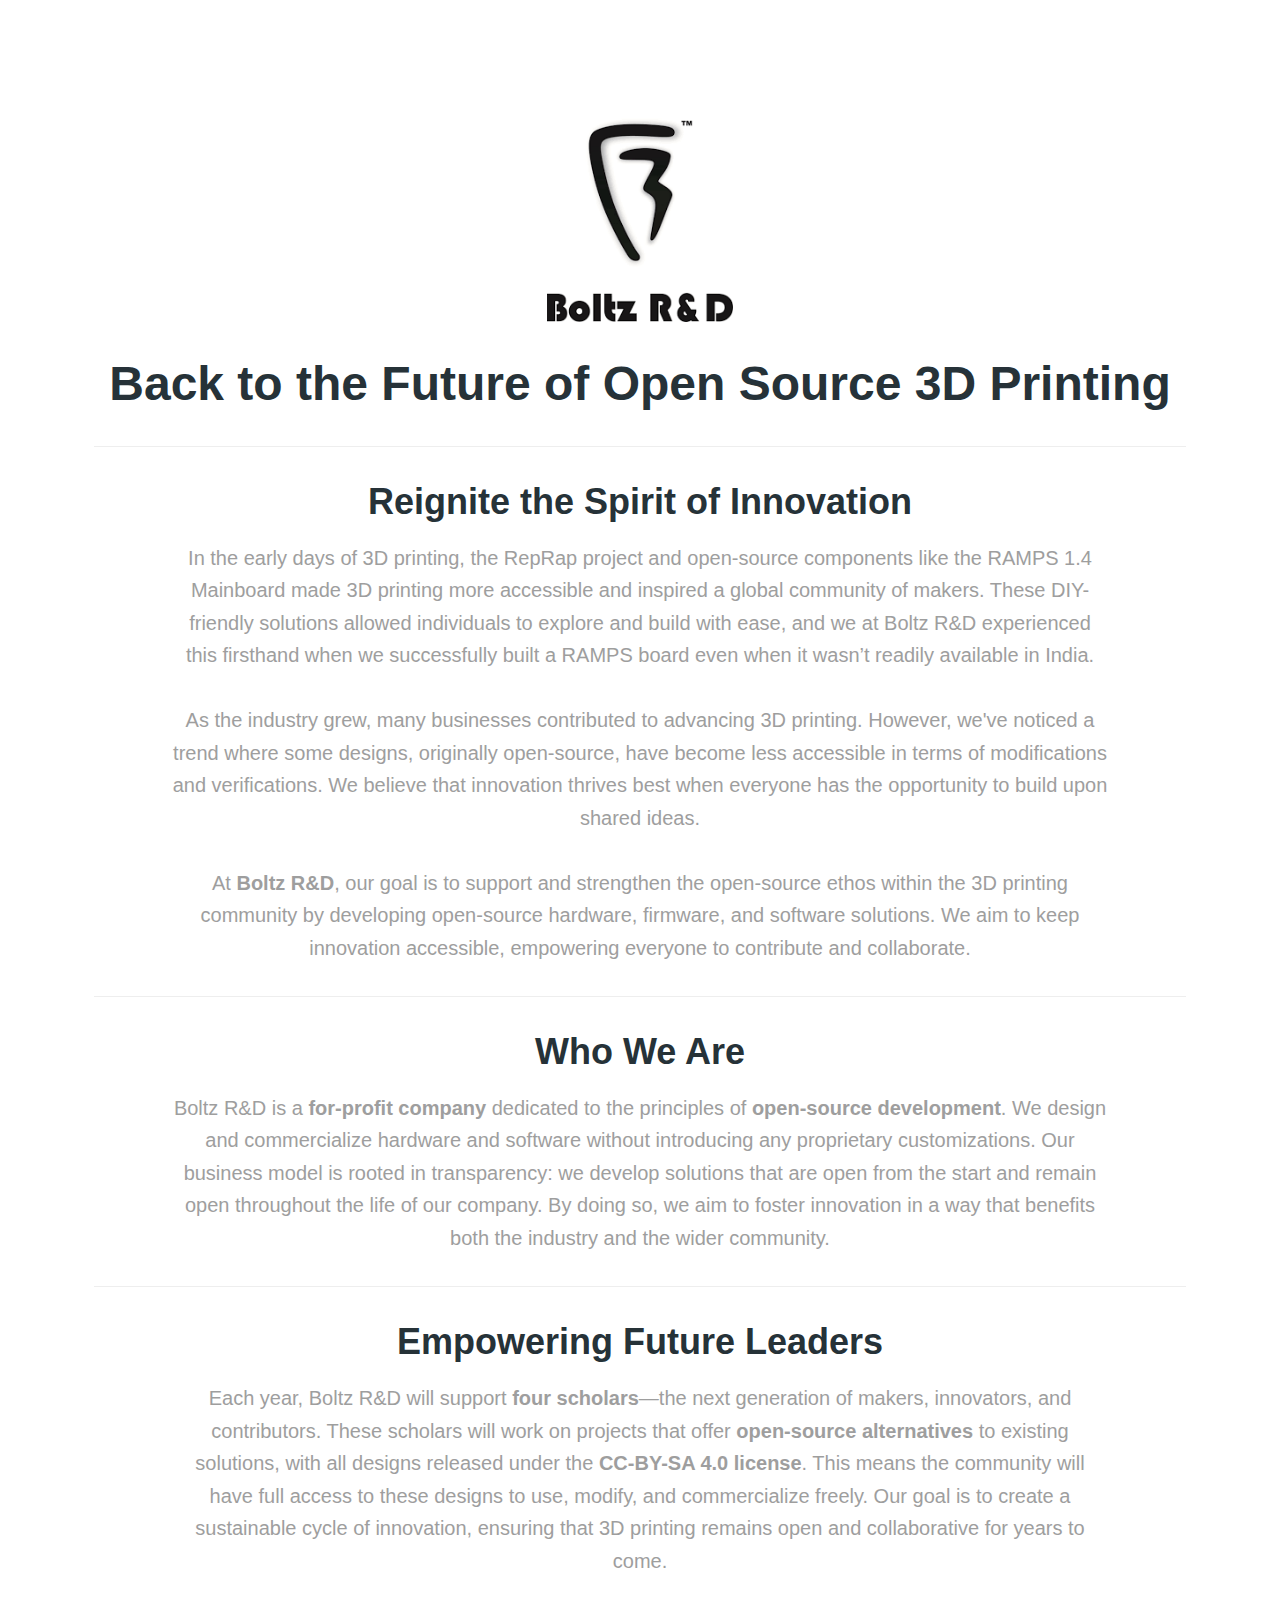
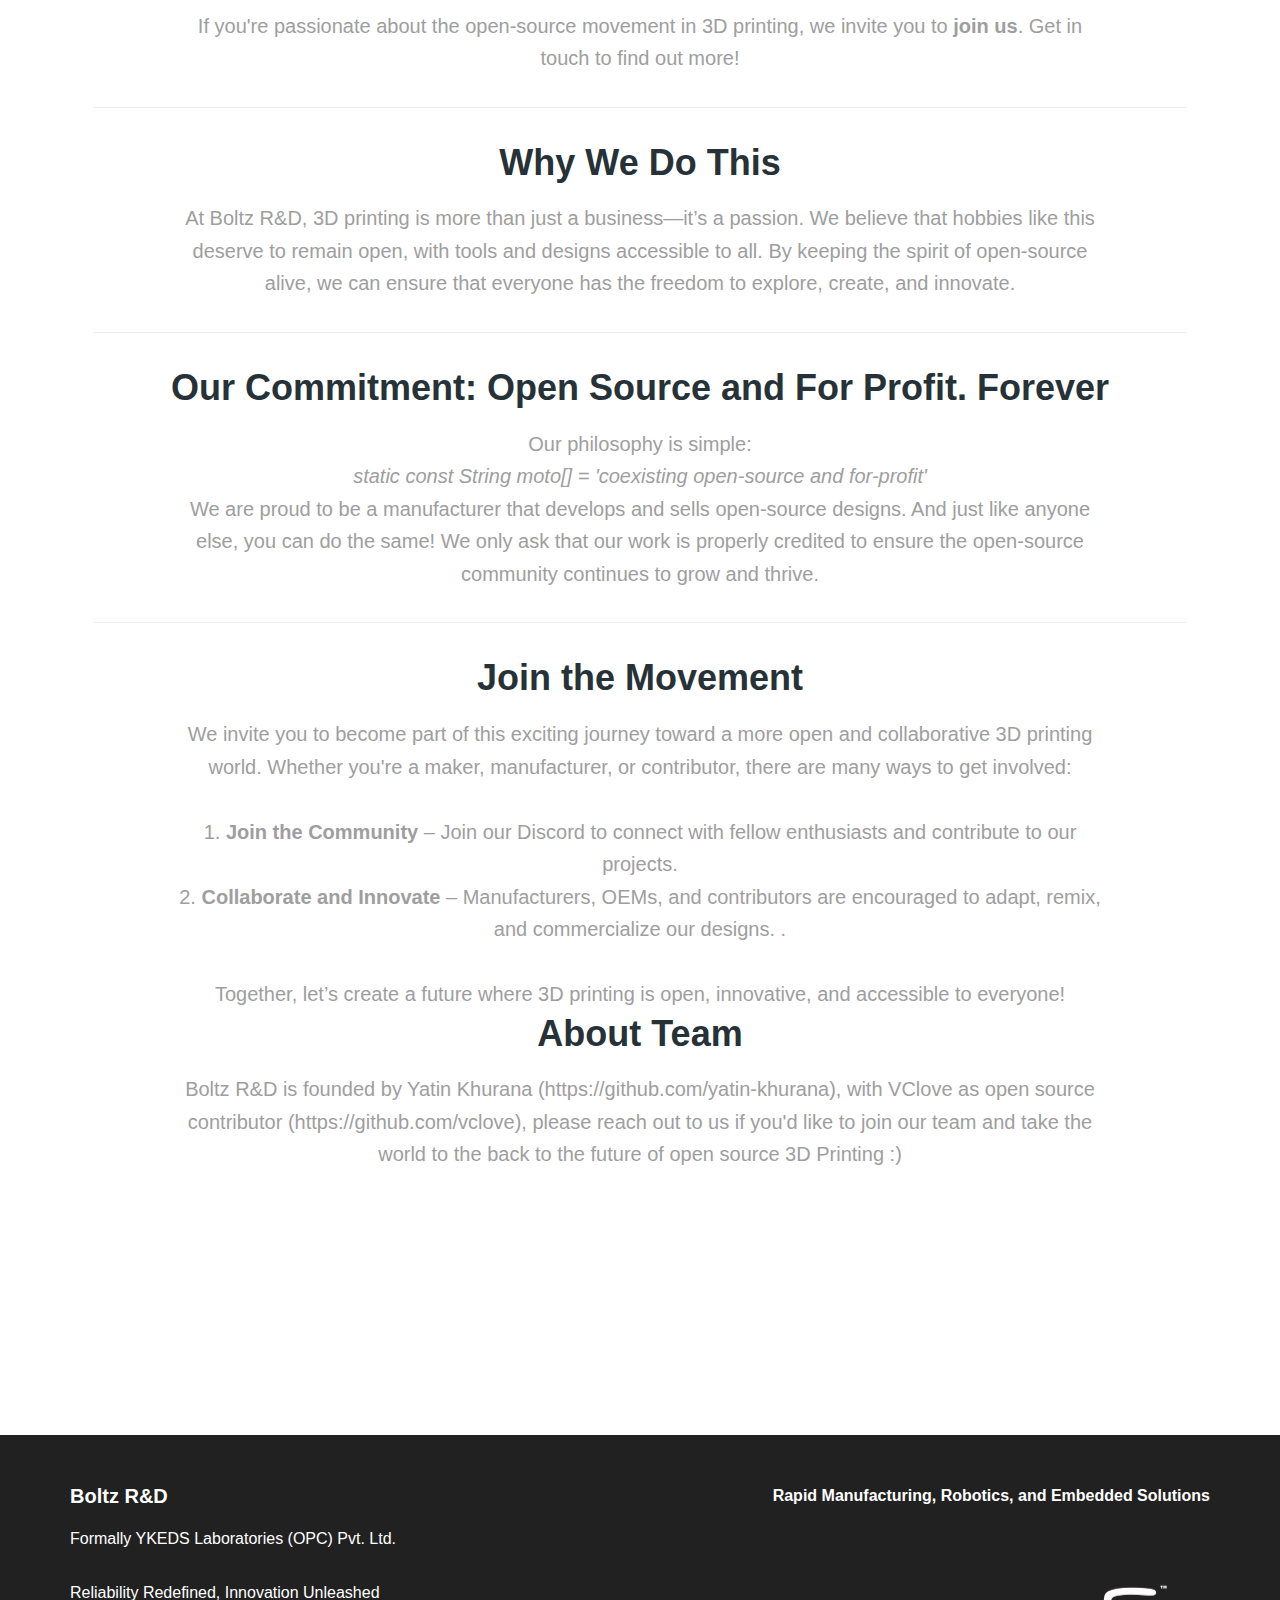
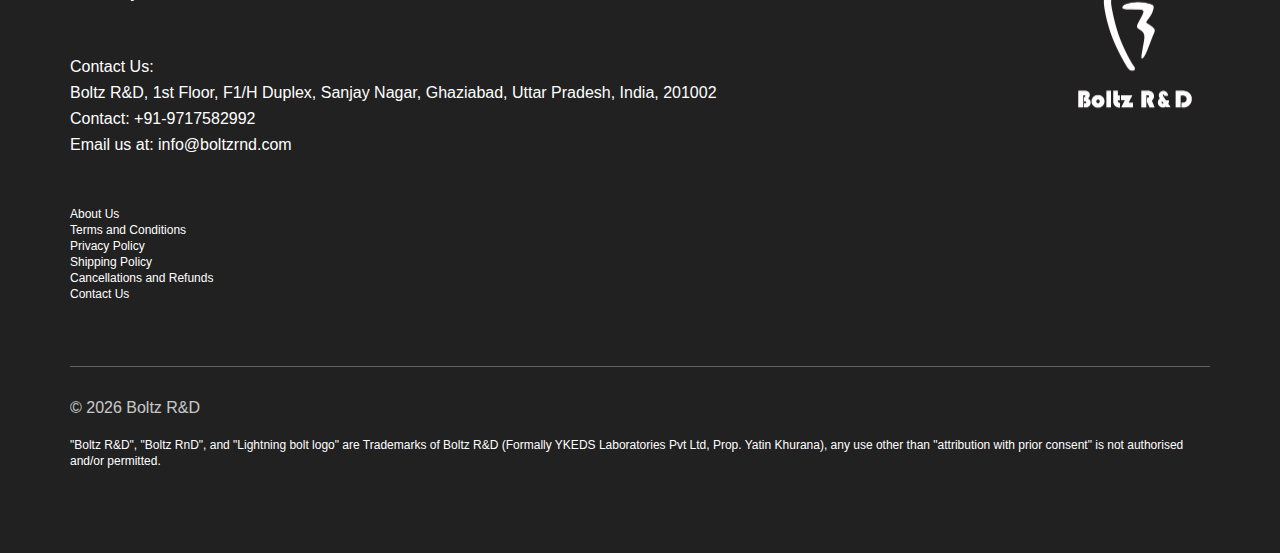
<file: AboutUs.html>
<!DOCTYPE html><html lang="en"><head><meta charSet="utf-8"/><link rel="stylesheet" href="/_next/static/css/af07e5e01348d559.css" data-precedence="next"/><link rel="preload" as="style" href="https://cdnjs.cloudflare.com/ajax/libs/font-awesome/6.2.1/css/all.min.css" crossorigin="anonymous" integrity="sha512-MV7K8+y+gLIBoVD59lQIYicR65iaqukzvf/nwasF0nqhPay5w/9lJmVM2hMDcnK1OnMGCdVK+iQrJ7lzPJQd1w==" referrerPolicy="no-referrer"/><link rel="shortcut icon" href="/image/boltz_logo.png" type="image/png"/><title>Boltz R&amp;D About Us</title><meta name="description" content="About our team at Boltz R&amp;D, Open Source 3D Printer hardware, Software and Firmware"/><meta name="viewport" content="width=device-width, initial-scale=1"/><link rel="stylesheet" href="https://cdnjs.cloudflare.com/ajax/libs/font-awesome/6.2.1/css/all.min.css" integrity="sha512-MV7K8+y+gLIBoVD59lQIYicR65iaqukzvf/nwasF0nqhPay5w/9lJmVM2hMDcnK1OnMGCdVK+iQrJ7lzPJQd1w==" crossorigin="anonymous" referrerPolicy="no-referrer"/><script src="/_next/static/chunks/polyfills-c67a75d1b6f99dc8.js" noModule=""></script></head><body class="__className_0455ef"><nav class="block py-4 w-full max-w-full rounded-none px-4 bg-transparent text-white shadow-none fixed top-0 z-50 border-0"><div class="container mx-auto flex items-center justify-between"><a href="https://www.boltzrnd.com" class="block antialiased tracking-normal font-sans text-base font-semibold leading-relaxed text-white">Boltz R&amp;D</a><ul class="ml-10 hidden items-center gap-6 lg:flex text-white"><li><a href="/" class="block antialiased font-sans text-sm leading-normal text-inherit font-medium">SmartPrintCoreH7x: Open Source Mainboard</a></li><li><a href="/NYSM2" class="block antialiased font-sans text-sm leading-normal text-inherit font-medium">NYSM.2: Open Source Modular Stepper Standard</a></li></ul><div class="hidden gap-2 lg:flex lg:items-center"><button class="relative align-middle select-none font-sans font-medium text-center uppercase transition-all disabled:opacity-50 disabled:shadow-none disabled:pointer-events-none w-8 max-w-[32px] h-8 max-h-[32px] rounded-lg text-xs text-white hover:bg-white/10 active:bg-white/30" type="button"><span class="absolute top-1/2 left-1/2 transform -translate-y-1/2 -translate-x-1/2"><a href="https://thingiverse.com/boltzrnd" target="_blank" rel="noopener noreferrer"><i class="fa-solid fa-cube text-base"></i> </a></span></button><button class="relative align-middle select-none font-sans font-medium text-center uppercase transition-all disabled:opacity-50 disabled:shadow-none disabled:pointer-events-none w-8 max-w-[32px] h-8 max-h-[32px] rounded-lg text-xs text-white hover:bg-white/10 active:bg-white/30" type="button"><span class="absolute top-1/2 left-1/2 transform -translate-y-1/2 -translate-x-1/2"><a href="https://github.com/BoltzRnD" target="_blank" rel="noopener noreferrer"><i class="fa-brands fa-github text-base"></i></a></span></button><button class="relative align-middle select-none font-sans font-medium text-center uppercase transition-all disabled:opacity-50 disabled:shadow-none disabled:pointer-events-none w-8 max-w-[32px] h-8 max-h-[32px] rounded-lg text-xs text-white hover:bg-white/10 active:bg-white/30" type="button"><span class="absolute top-1/2 left-1/2 transform -translate-y-1/2 -translate-x-1/2"><a href="https://instagram.com/BoltzRnD" target="_blank" rel="noopener noreferrer"><i class="fa-brands fa-instagram text-base"></i></a></span></button><button class="relative align-middle select-none font-sans font-medium text-center uppercase transition-all disabled:opacity-50 disabled:shadow-none disabled:pointer-events-none w-8 max-w-[32px] h-8 max-h-[32px] rounded-lg text-xs text-white hover:bg-white/10 active:bg-white/30" type="button"><span class="absolute top-1/2 left-1/2 transform -translate-y-1/2 -translate-x-1/2"><a href="https://store.boltzrnd.com" rel="noopener noreferrer"><i class="fa-solid fa-store text-base"></i></a></span></button></div><button class="relative align-middle select-none font-sans font-medium text-center uppercase transition-all disabled:opacity-50 disabled:shadow-none disabled:pointer-events-none w-10 max-w-[40px] h-10 max-h-[40px] rounded-lg text-xs text-white hover:bg-white/10 active:bg-white/30 ml-auto inline-block lg:hidden" type="button"><span class="absolute top-1/2 left-1/2 transform -translate-y-1/2 -translate-x-1/2"><svg xmlns="http://www.w3.org/2000/svg" fill="none" viewBox="0 0 24 24" stroke-width="2" stroke="currentColor" aria-hidden="true" class="h-6 w-6"><path stroke-linecap="round" stroke-linejoin="round" d="M3.75 6.75h16.5M3.75 12h16.5m-16.5 5.25h16.5"></path></svg></span></button></div><div class="block w-full basis-full overflow-hidden" style="height:0px"><div class="container mx-auto mt-4 rounded-lg border-t border-blue-gray-50 bg-white px-6 py-5"><ul class="flex flex-col gap-4 text-blue-gray-900"><li><a href="/" class="block antialiased font-sans text-sm leading-normal text-inherit font-medium">SmartPrintCoreH7x: Open Source Mainboard</a></li><li><a href="/NYSM2" class="block antialiased font-sans text-sm leading-normal text-inherit font-medium">NYSM.2: Open Source Modular Stepper Standard</a></li></ul><div class="mt-4 flex items-center gap-2"><button class="relative align-middle select-none font-sans font-medium text-center uppercase transition-all disabled:opacity-50 disabled:shadow-none disabled:pointer-events-none w-8 max-w-[32px] h-8 max-h-[32px] rounded-lg text-xs text-white hover:bg-white/10 active:bg-white/30" type="button"><span class="absolute top-1/2 left-1/2 transform -translate-y-1/2 -translate-x-1/2"><a href="https://thingiverse.com/boltzrnd" target="_blank" rel="noopener noreferrer"><i class="fa-solid fa-cube text-base"></i> </a></span></button><button class="relative align-middle select-none font-sans font-medium text-center uppercase transition-all disabled:opacity-50 disabled:shadow-none disabled:pointer-events-none w-8 max-w-[32px] h-8 max-h-[32px] rounded-lg text-xs text-white hover:bg-white/10 active:bg-white/30" type="button"><span class="absolute top-1/2 left-1/2 transform -translate-y-1/2 -translate-x-1/2"><a href="https://github.com/BoltzRnD" target="_blank" rel="noopener noreferrer"><i class="fa-brands fa-github text-base"></i></a></span></button><button class="relative align-middle select-none font-sans font-medium text-center uppercase transition-all disabled:opacity-50 disabled:shadow-none disabled:pointer-events-none w-8 max-w-[32px] h-8 max-h-[32px] rounded-lg text-xs text-white hover:bg-white/10 active:bg-white/30" type="button"><span class="absolute top-1/2 left-1/2 transform -translate-y-1/2 -translate-x-1/2"><a href="https://instagram.com/BoltzRnD" target="_blank" rel="noopener noreferrer"><i class="fa-brands fa-instagram text-base"></i></a></span></button></div></div></div></nav><section class="py-28 px-4"><div class="text-center"><img alt="" loading="lazy" width="186" height="200" decoding="async" data-nimg="1" class="inline-block" style="color:transparent" src="/logos/boltzlogoblack.png"/></div><div class="container mx-auto mb-20 text-center"><div class="px-6 py-8"><h1 class="block antialiased tracking-normal font-sans text-5xl font-semibold leading-tight text-blue-gray-900 mb-4">Back to the Future of Open Source 3D Printing</h1><hr class="my-8"/><h2 class="block antialiased tracking-normal font-sans text-4xl font-semibold leading-[1.3] text-blue-gray-900 mb-4">Reignite the Spirit of Innovation</h2><p class="block antialiased font-sans text-xl font-normal leading-relaxed text-inherit mx-auto w-full px-4 !text-gray-500 lg:w-11/12 lg:px-8">In the early days of 3D printing, the RepRap project and open-source components like the RAMPS 1.4 Mainboard made 3D printing more accessible and inspired a global community of makers. These DIY-friendly solutions allowed individuals to explore and build with ease, and we at Boltz R&amp;D experienced this firsthand when we successfully built a RAMPS board even when it wasn’t readily available in India.<br/><br/>As the industry grew, many businesses contributed to advancing 3D printing. However, we&#x27;ve noticed a trend where some designs, originally open-source, have become less accessible in terms of modifications and verifications. We believe that innovation thrives best when everyone has the opportunity to build upon shared ideas.<br/><br/>At <strong>Boltz R&amp;D</strong>, our goal is to support and strengthen the open-source ethos within the 3D printing community by developing open-source hardware, firmware, and software solutions. We aim to keep innovation accessible, empowering everyone to contribute and collaborate.</p><hr class="my-8"/><h2 class="block antialiased tracking-normal font-sans text-4xl font-semibold leading-[1.3] text-blue-gray-900 mb-4">Who We Are</h2><p class="block antialiased font-sans text-xl font-normal leading-relaxed text-inherit mx-auto w-full px-4 !text-gray-500 lg:w-11/12 lg:px-8">Boltz R&amp;D is a <strong>for-profit company</strong> dedicated to the principles of <strong>open-source development</strong>. We design and commercialize hardware and software without introducing any proprietary customizations. Our business model is rooted in transparency: we develop solutions that are open from the start and remain open throughout the life of our company. By doing so, we aim to foster innovation in a way that benefits both the industry and the wider community.</p><hr class="my-8"/><h2 class="block antialiased tracking-normal font-sans text-4xl font-semibold leading-[1.3] text-blue-gray-900 mb-4">Empowering Future Leaders</h2><p class="block antialiased font-sans text-xl font-normal leading-relaxed text-inherit mx-auto w-full px-4 !text-gray-500 lg:w-11/12 lg:px-8">Each year, Boltz R&amp;D will support <strong>four scholars</strong>—the next generation of makers, innovators, and contributors. These scholars will work on projects that offer <strong>open-source alternatives</strong> to existing solutions, with all designs released under the<!-- --> <strong>CC-BY-SA 4.0 license</strong>. This means the community will have full access to these designs to use, modify, and commercialize freely. Our goal is to create a sustainable cycle of innovation, ensuring that 3D printing remains open and collaborative for years to come.<br/><br/>If you&#x27;re passionate about the open-source movement in 3D printing, we invite you to <strong>join us</strong>. Get in touch to find out more!</p><hr class="my-8"/><h2 class="block antialiased tracking-normal font-sans text-4xl font-semibold leading-[1.3] text-blue-gray-900 mb-4">Why We Do This</h2><p class="block antialiased font-sans text-xl font-normal leading-relaxed text-inherit mx-auto w-full px-4 !text-gray-500 lg:w-11/12 lg:px-8">At Boltz R&amp;D, 3D printing is more than just a business—it’s a passion. We believe that hobbies like this deserve to remain open, with tools and designs accessible to all. By keeping the spirit of open-source alive, we can ensure that everyone has the freedom to explore, create, and innovate.</p><hr class="my-8"/><h2 class="block antialiased tracking-normal font-sans text-4xl font-semibold leading-[1.3] text-blue-gray-900 mb-4">Our Commitment: Open Source and For Profit. Forever</h2><p class="block antialiased font-sans text-xl font-normal leading-relaxed text-inherit mx-auto w-full px-4 !text-gray-500 lg:w-11/12 lg:px-8">Our philosophy is simple:<br/><em>static const String moto[] = &#x27;coexisting open-source and for-profit&#x27;</em><br/>We are proud to be a manufacturer that develops and sells open-source designs. And just like anyone else, you can do the same! We only ask that our work is properly credited to ensure the open-source community continues to grow and thrive.</p><hr class="my-8"/><h2 class="block antialiased tracking-normal font-sans text-4xl font-semibold leading-[1.3] text-blue-gray-900 mb-4">Join the Movement</h2><p class="block antialiased font-sans text-xl font-normal leading-relaxed text-inherit mx-auto w-full px-4 !text-gray-500 lg:w-11/12 lg:px-8">We invite you to become part of this exciting journey toward a more open and collaborative 3D printing world. Whether you&#x27;re a maker, manufacturer, or contributor, there are many ways to get involved:<br/><br/>1. <strong>Join the Community</strong> – Join our Discord to connect with fellow enthusiasts and contribute to our projects.<br/>2. <strong>Collaborate and Innovate</strong> – Manufacturers, OEMs, and contributors are encouraged to adapt, remix, and commercialize our designs. .<br/><br/>Together, let’s create a future where 3D printing is open, innovative, and accessible to everyone!</p><h2 class="block antialiased tracking-normal font-sans text-4xl font-semibold leading-[1.3] text-blue-gray-900 mb-4">About Team</h2><p class="block antialiased font-sans text-xl font-normal leading-relaxed text-inherit mx-auto w-full px-4 !text-gray-500 lg:w-11/12 lg:px-8">Boltz R&amp;D is founded by Yatin Khurana (https://github.com/yatin-khurana), with VClove as open source contributor (https://github.com/vclove), please reach out to us if you&#x27;d like to join our team and take the world to the back to the future of open source 3D Printing :)</p></div></div></section><footer class="mt-10 bg-gray-900 px-8 pt-12"><div class="container mx-auto"><div class="flex flex-wrap justify-center gap-8 md:justify-between"><div class="text-center md:text-left"><h5 class="block antialiased tracking-normal font-sans text-xl font-semibold leading-snug text-white mb-4">Boltz R&amp;D</h5><p class="block antialiased text-base font-light leading-relaxed text-white mb-7 font-small">Formally YKEDS Laboratories (OPC) Pvt. Ltd.</p><p class="block antialiased font-sans text-base leading-relaxed text-white mb-12 font-normal">Reliability Redefined, Innovation Unleashed</p><p class="block antialiased font-sans text-base leading-relaxed text-white mb-12 font-normal">Contact Us: <br/>Boltz R&amp;D, 1st Floor, F1/H Duplex, Sanjay Nagar, Ghaziabad, Uttar Pradesh, India, 201002 <br/>Contact: +91-9717582992 <br/>Email us at: info@boltzrnd.com <br/></p><a href="/AboutUs" rel="noopener noreferrer"><p class="block antialiased font-sans font-light text-white text-xs">About Us</p></a><a href="/terms_and_conditions" rel="noopener noreferrer"><p class="block antialiased font-sans font-light text-white text-xs">Terms and Conditions</p></a><a href="/privacy_policy" rel="noopener noreferrer"><p class="block antialiased font-sans font-light text-white text-xs">Privacy Policy</p></a><a href="/shipping_policy" rel="noopener noreferrer"><p class="block antialiased font-sans font-light text-white text-xs">Shipping Policy</p></a><a href="/cancellations_and_refunds" rel="noopener noreferrer"><p class="block antialiased font-sans font-light text-white text-xs">Cancellations and Refunds</p></a><a href="/contact_us" rel="noopener noreferrer"><p class="block antialiased font-sans font-light text-white text-xs">Contact Us</p></a><ul class="flex flex-wrap items-center justify-center md:justify-start"></ul></div><div class="mt-8 w-full md:mt-0 md:w-auto"><h6 class="block antialiased tracking-normal font-sans text-base font-semibold leading-relaxed text-white mb-3">Rapid Manufacturing, Robotics, and Embedded Solutions</h6><img alt="" loading="lazy" width="150" height="200" decoding="async" data-nimg="1" class="ml-auto mt-11" style="color:transparent" src="/image/boltz_logo.png"/></div></div><div class="mt-16 flex flex-wrap items-center justify-center gap-y-4 gap-x-8 border-t border-gray-700 py-7 md:justify-between"><p class="block antialiased font-sans text-base leading-relaxed text-white text-center font-normal opacity-75">© <!-- -->2025<!-- --> <!-- --> <!-- -->Boltz R&amp;D</p><p class="block antialiased font-sans font-light text-white text-xs">&quot;Boltz R&amp;D&quot;, &quot;Boltz RnD&quot;, and &quot;Lightning bolt logo&quot; are Trademarks of Boltz R&amp;D (Formally YKEDS Laboratories Pvt Ltd, Prop. Yatin Khurana), any use other than &quot;attribution with prior consent&quot; is not authorised and/or permitted.</p><div class="flex gap-2"><a href="https://linkedin.com/company/boltzrnd" target="_blank" rel="noopener noreferrer"><button class="relative align-middle select-none font-sans font-medium text-center uppercase transition-all disabled:opacity-50 disabled:shadow-none disabled:pointer-events-none w-10 max-w-[40px] h-10 max-h-[40px] rounded-lg text-xs text-white hover:bg-white/10 active:bg-white/30" type="button"><span class="absolute top-1/2 left-1/2 transform -translate-y-1/2 -translate-x-1/2"><i class="fa-brands fa-linkedin text-2xl not-italic opacity-75"></i></span></button></a><a href="https://thingiverse.com/boltzrnd" target="_blank" rel="noopener noreferrer"><button class="relative align-middle select-none font-sans font-medium text-center uppercase transition-all disabled:opacity-50 disabled:shadow-none disabled:pointer-events-none w-10 max-w-[40px] h-10 max-h-[40px] rounded-lg text-xs text-white hover:bg-white/10 active:bg-white/30" type="button"><span class="absolute top-1/2 left-1/2 transform -translate-y-1/2 -translate-x-1/2"><i class="fa-solid fa-cube text-2xl not-italic opacity-75"></i></span></button></a><a href="https://github.com/boltzrnd" target="_blank" rel="noopener noreferrer"><button class="relative align-middle select-none font-sans font-medium text-center uppercase transition-all disabled:opacity-50 disabled:shadow-none disabled:pointer-events-none w-10 max-w-[40px] h-10 max-h-[40px] rounded-lg text-xs text-white hover:bg-white/10 active:bg-white/30" type="button"><span class="absolute top-1/2 left-1/2 transform -translate-y-1/2 -translate-x-1/2"><i class="fa-brands fa-github text-2xl not-italic opacity-75"></i></span></button></a><a href="https://discord.gg/xWGaHd83Hs" target="_blank" rel="noopener noreferrer"><button class="relative align-middle select-none font-sans font-medium text-center uppercase transition-all disabled:opacity-50 disabled:shadow-none disabled:pointer-events-none w-10 max-w-[40px] h-10 max-h-[40px] rounded-lg text-xs text-white hover:bg-white/10 active:bg-white/30" type="button"><span class="absolute top-1/2 left-1/2 transform -translate-y-1/2 -translate-x-1/2"><i class="fa-brands fa-discord text-2xl not-italic opacity-75"></i></span></button></a></div></div></div></footer><script src="/_next/static/chunks/webpack-4572d94b23b250ac.js" async=""></script><script src="/_next/static/chunks/2443530c-7446f75e54721e38.js" async=""></script><script src="/_next/static/chunks/139-eb8f18ee96eb51cc.js" async=""></script><script src="/_next/static/chunks/main-app-4afc9329c5b17768.js" async=""></script></body></html><script>(self.__next_f=self.__next_f||[]).push([0])</script><script>self.__next_f.push([1,"1:HL[\"/_next/static/css/af07e5e01348d559.css\",{\"as\":\"style\"}]\n0:\"$L2\"\n"])</script><script>self.__next_f.push([1,"3:I{\"id\":\"7858\",\"chunks\":[\"272:static/chunks/webpack-4572d94b23b250ac.js\",\"667:static/chunks/2443530c-7446f75e54721e38.js\",\"139:static/chunks/139-eb8f18ee96eb51cc.js\"],\"name\":\"\",\"async\":false}\n5:I{\"id\":\"3055\",\"chunks\":[\"272:static/chunks/webpack-4572d94b23b250ac.js\",\"667:static/chunks/2443530c-7446f75e54721e38.js\",\"139:static/chunks/139-eb8f18ee96eb51cc.js\"],\"name\":\"\",\"async\":false}\n6:I{\"id\":\"8707\",\"chunks\":[\"169:static/chunks/9405aa4c-6f07b47264303f4e.js\",\"97:static/chunks/97-79cb3c937bb81858.js\",\"707:stat"])</script><script>self.__next_f.push([1,"ic/chunks/707-e56a212b459a5e7b.js\",\"630:static/chunks/app/terms_and_conditions/page-804cbf4978c739fb.js\"],\"name\":\"Layout\",\"async\":false}\n7:I{\"id\":\"9544\",\"chunks\":[\"272:static/chunks/webpack-4572d94b23b250ac.js\",\"667:static/chunks/2443530c-7446f75e54721e38.js\",\"139:static/chunks/139-eb8f18ee96eb51cc.js\"],\"name\":\"\",\"async\":false}\n8:I{\"id\":\"99\",\"chunks\":[\"272:static/chunks/webpack-4572d94b23b250ac.js\",\"667:static/chunks/2443530c-7446f75e54721e38.js\",\"139:static/chunks/139-eb8f18ee96eb51cc.js\"],\"name\":\"\",\"async"])</script><script>self.__next_f.push([1,"\":false}\n9:I{\"id\":\"8707\",\"chunks\":[\"169:static/chunks/9405aa4c-6f07b47264303f4e.js\",\"97:static/chunks/97-79cb3c937bb81858.js\",\"707:static/chunks/707-e56a212b459a5e7b.js\",\"630:static/chunks/app/terms_and_conditions/page-804cbf4978c739fb.js\"],\"name\":\"Navbar\",\"async\":false}\na:I{\"id\":\"5137\",\"chunks\":[\"169:static/chunks/9405aa4c-6f07b47264303f4e.js\",\"97:static/chunks/97-79cb3c937bb81858.js\",\"707:static/chunks/707-e56a212b459a5e7b.js\",\"155:static/chunks/app/AboutUs/page-8a4c3e470de489b4.js\"],\"name\":\"\",\"async\":fal"])</script><script>self.__next_f.push([1,"se}\nb:I{\"id\":\"8707\",\"chunks\":[\"169:static/chunks/9405aa4c-6f07b47264303f4e.js\",\"97:static/chunks/97-79cb3c937bb81858.js\",\"707:static/chunks/707-e56a212b459a5e7b.js\",\"630:static/chunks/app/terms_and_conditions/page-804cbf4978c739fb.js\"],\"name\":\"Footer\",\"async\":false}\n"])</script><script>self.__next_f.push([1,"2:[[[\"$\",\"link\",\"0\",{\"rel\":\"stylesheet\",\"href\":\"/_next/static/css/af07e5e01348d559.css\",\"precedence\":\"next\"}]],[\"$\",\"$L3\",null,{\"assetPrefix\":\"\",\"initialCanonicalUrl\":\"/AboutUs\",\"initialTree\":[\"\",{\"children\":[\"AboutUs\",{\"children\":[\"__PAGE__\",{}]}]},\"$undefined\",\"$undefined\",true],\"initialHead\":[\"$L4\",null],\"globalErrorComponent\":\"$5\",\"notFound\":[\"$\",\"html\",null,{\"lang\":\"en\",\"children\":[[\"$\",\"head\",null,{\"children\":[[\"$\",\"link\",null,{\"rel\":\"stylesheet\",\"href\":\"https://cdnjs.cloudflare.com/ajax/libs/font-awesome/6.2.1/css/all.min.css\",\"integrity\":\"sha512-MV7K8+y+gLIBoVD59lQIYicR65iaqukzvf/nwasF0nqhPay5w/9lJmVM2hMDcnK1OnMGCdVK+iQrJ7lzPJQd1w==\",\"crossOrigin\":\"anonymous\",\"referrerPolicy\":\"no-referrer\"}],[\"$\",\"link\",null,{\"rel\":\"shortcut icon\",\"href\":\"/image/boltz_logo.png\",\"type\":\"image/png\"}]]}],[\"$\",\"body\",null,{\"className\":\"__className_0455ef\",\"children\":[\"$\",\"$L6\",null,{\"children\":[\"$undefined\",[[\"$\",\"title\",null,{\"children\":\"404: This page could not be found.\"}],[\"$\",\"div\",null,{\"style\":{\"fontFamily\":\"system-ui,\\\"Segoe UI\\\",Roboto,Helvetica,Arial,sans-serif,\\\"Apple Color Emoji\\\",\\\"Segoe UI Emoji\\\"\",\"height\":\"100vh\",\"textAlign\":\"center\",\"display\":\"flex\",\"flexDirection\":\"column\",\"alignItems\":\"center\",\"justifyContent\":\"center\"},\"children\":[\"$\",\"div\",null,{\"children\":[[\"$\",\"style\",null,{\"dangerouslySetInnerHTML\":{\"__html\":\"body{color:#000;background:#fff;margin:0}.next-error-h1{border-right:1px solid rgba(0,0,0,.3)}@media (prefers-color-scheme:dark){body{color:#fff;background:#000}.next-error-h1{border-right:1px solid rgba(255,255,255,.3)}}\"}}],[\"$\",\"h1\",null,{\"className\":\"next-error-h1\",\"style\":{\"display\":\"inline-block\",\"margin\":\"0 20px 0 0\",\"padding\":\"0 23px 0 0\",\"fontSize\":24,\"fontWeight\":500,\"verticalAlign\":\"top\",\"lineHeight\":\"49px\"},\"children\":\"404\"}],[\"$\",\"div\",null,{\"style\":{\"display\":\"inline-block\"},\"children\":[\"$\",\"h2\",null,{\"style\":{\"fontSize\":14,\"fontWeight\":400,\"lineHeight\":\"49px\",\"margin\":0},\"children\":\"This page could not be found.\"}]}]]}]}]]]}]}]]}],\"asNotFound\":false,\"children\":[[\"$\",\"html\",null,{\"lang\":\"en\",\"children\":[[\"$\",\"head\",null,{\"children\":[[\"$\",\"link\",null,{\"rel\":\"stylesheet\",\"href\":\"https://cdnjs.cloudflare.com/ajax/libs/font-awesome/6.2.1/css/all.min.css\",\"integrity\":\"sha512-MV7K8+y+gLIBoVD59lQIYicR65iaqukzvf/nwasF0nqhPay5w/9lJmVM2hMDcnK1OnMGCdVK+iQrJ7lzPJQd1w==\",\"crossOrigin\":\"anonymous\",\"referrerPolicy\":\"no-referrer\"}],[\"$\",\"link\",null,{\"rel\":\"shortcut icon\",\"href\":\"/image/boltz_logo.png\",\"type\":\"image/png\"}]]}],[\"$\",\"body\",null,{\"className\":\"__className_0455ef\",\"children\":[\"$\",\"$L6\",null,{\"children\":[\"$\",\"$L7\",null,{\"parallelRouterKey\":\"children\",\"segmentPath\":[\"children\"],\"error\":\"$undefined\",\"errorStyles\":\"$undefined\",\"loading\":\"$undefined\",\"loadingStyles\":\"$undefined\",\"hasLoading\":false,\"template\":[\"$\",\"$L8\",null,{}],\"templateStyles\":\"$undefined\",\"notFound\":\"$undefined\",\"notFoundStyles\":\"$undefined\",\"asNotFound\":false,\"childProp\":{\"current\":[\"$\",\"$L7\",null,{\"parallelRouterKey\":\"children\",\"segmentPath\":[\"children\",\"AboutUs\",\"children\"],\"error\":\"$undefined\",\"errorStyles\":\"$undefined\",\"loading\":\"$undefined\",\"loadingStyles\":\"$undefined\",\"hasLoading\":false,\"template\":[\"$\",\"$L8\",null,{}],\"templateStyles\":\"$undefined\",\"notFound\":\"$undefined\",\"notFoundStyles\":\"$undefined\",\"asNotFound\":false,\"childProp\":{\"current\":[[[\"$\",\"$L9\",null,{}],[\"$\",\"$La\",null,{}],[\"$\",\"$Lb\",null,{}]],null],\"segment\":\"__PAGE__\"},\"styles\":[]}],\"segment\":\"AboutUs\"},\"styles\":[]}]}]}]]}],null]}]]\n"])</script><script>self.__next_f.push([1,"4:[[[\"$\",\"meta\",null,{\"charSet\":\"utf-8\"}],[\"$\",\"title\",null,{\"children\":\"Boltz R\u0026D About Us\"}],[\"$\",\"meta\",null,{\"name\":\"description\",\"content\":\"About our team at Boltz R\u0026D, Open Source 3D Printer hardware, Software and Firmware\"}],null,null,null,null,null,null,null,null,[\"$\",\"meta\",null,{\"name\":\"viewport\",\"content\":\"width=device-width, initial-scale=1\"}],null,null,null,null,null,null,null,null,null,null,[]],[null,null,null,null],null,null,[null,null,null,null,null],null,null,null,null,null]\n"])</script>
</file>
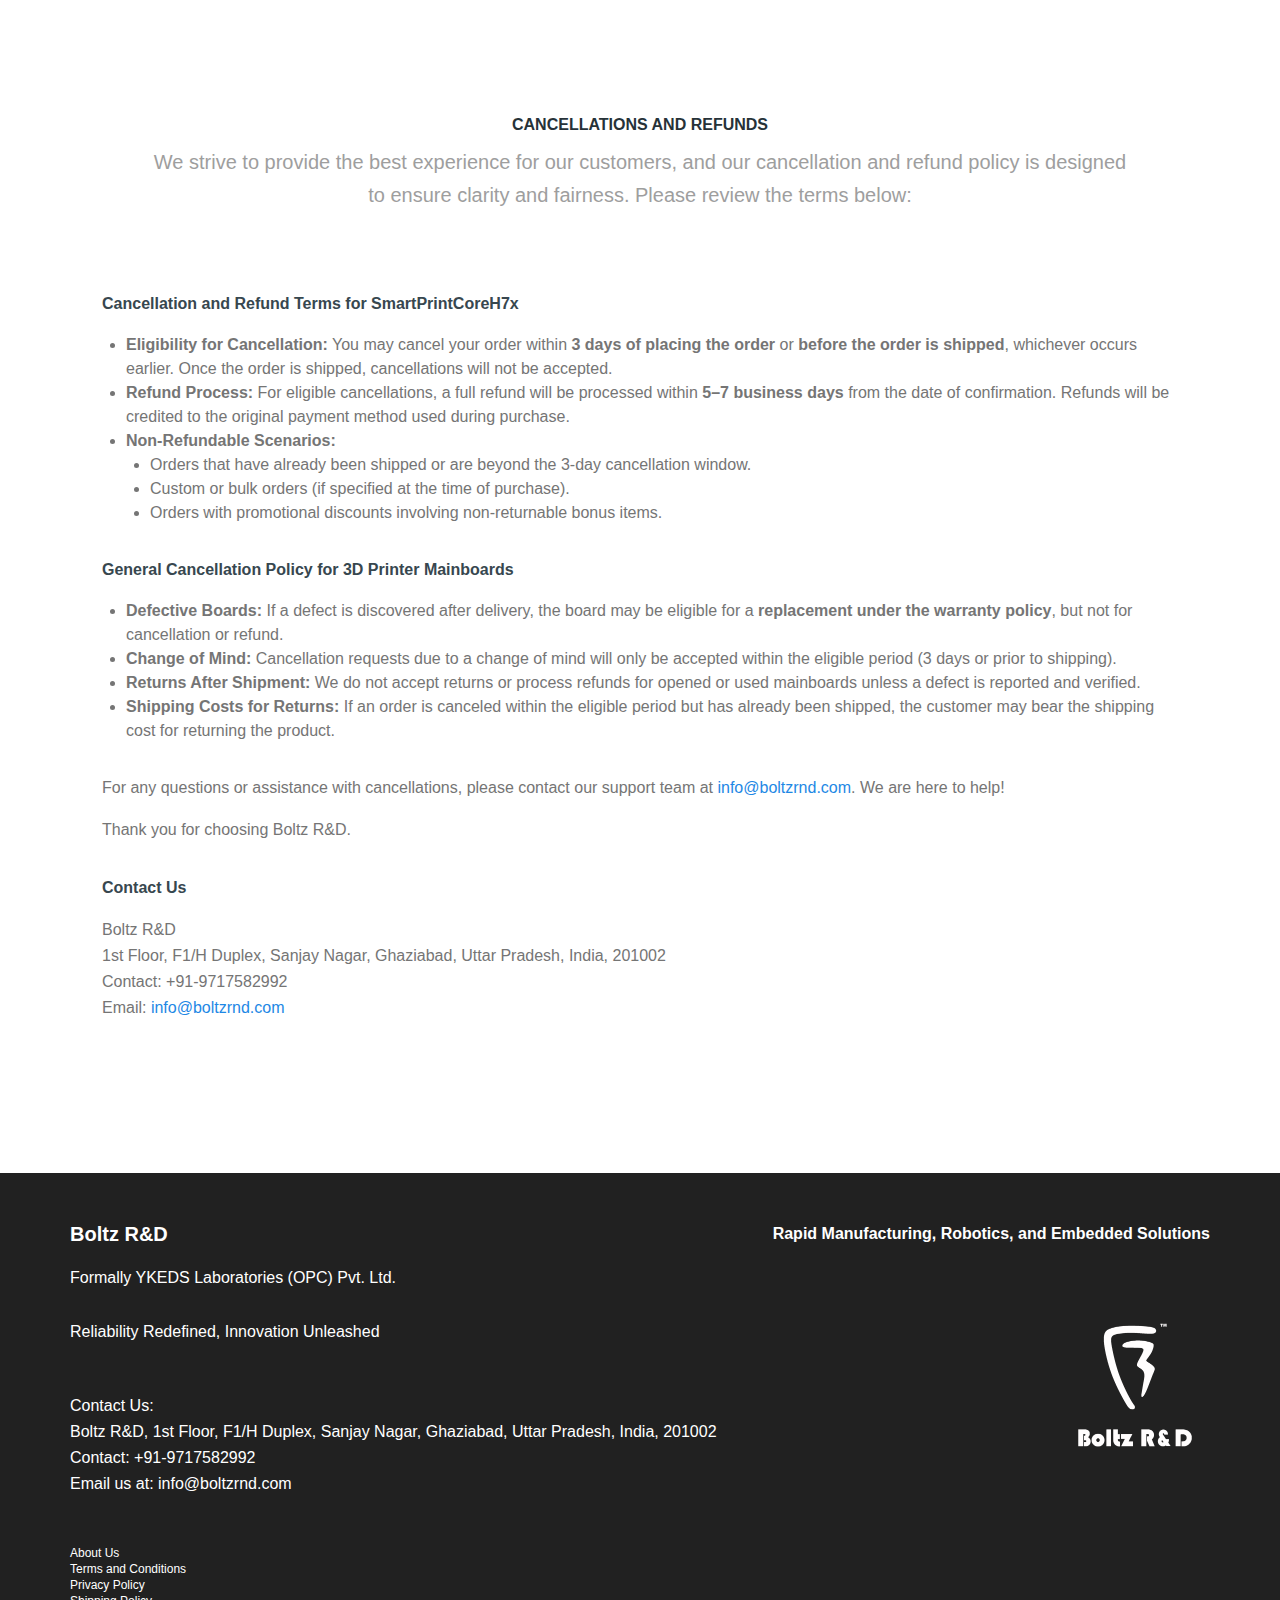
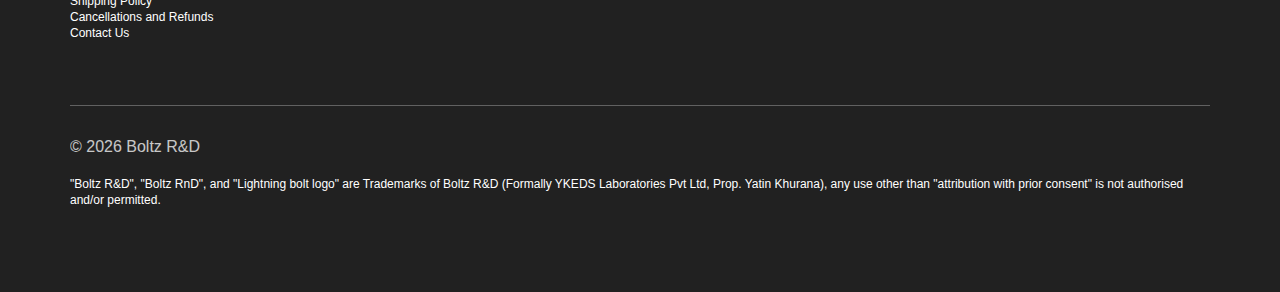
<file: cancellations_and_refunds.html>
<!DOCTYPE html><html lang="en"><head><meta charSet="utf-8"/><link rel="stylesheet" href="/_next/static/css/af07e5e01348d559.css" data-precedence="next"/><link rel="preload" as="style" href="https://cdnjs.cloudflare.com/ajax/libs/font-awesome/6.2.1/css/all.min.css" crossorigin="anonymous" integrity="sha512-MV7K8+y+gLIBoVD59lQIYicR65iaqukzvf/nwasF0nqhPay5w/9lJmVM2hMDcnK1OnMGCdVK+iQrJ7lzPJQd1w==" referrerPolicy="no-referrer"/><link rel="shortcut icon" href="/image/boltz_logo.png" type="image/png"/><title>Boltz R&amp;D Cancellations and Refunds</title><meta name="description" content="Cancellations and Refunds for Orders at Boltz R&amp;D"/><meta name="viewport" content="width=device-width, initial-scale=1"/><link rel="stylesheet" href="https://cdnjs.cloudflare.com/ajax/libs/font-awesome/6.2.1/css/all.min.css" integrity="sha512-MV7K8+y+gLIBoVD59lQIYicR65iaqukzvf/nwasF0nqhPay5w/9lJmVM2hMDcnK1OnMGCdVK+iQrJ7lzPJQd1w==" crossorigin="anonymous" referrerPolicy="no-referrer"/><script src="/_next/static/chunks/polyfills-c67a75d1b6f99dc8.js" noModule=""></script></head><body class="__className_0455ef"><nav class="block py-4 w-full max-w-full rounded-none px-4 bg-transparent text-white shadow-none fixed top-0 z-50 border-0"><div class="container mx-auto flex items-center justify-between"><a href="https://www.boltzrnd.com" class="block antialiased tracking-normal font-sans text-base font-semibold leading-relaxed text-white">Boltz R&amp;D</a><ul class="ml-10 hidden items-center gap-6 lg:flex text-white"><li><a href="/" class="block antialiased font-sans text-sm leading-normal text-inherit font-medium">SmartPrintCoreH7x: Open Source Mainboard</a></li><li><a href="/NYSM2" class="block antialiased font-sans text-sm leading-normal text-inherit font-medium">NYSM.2: Open Source Modular Stepper Standard</a></li></ul><div class="hidden gap-2 lg:flex lg:items-center"><button class="relative align-middle select-none font-sans font-medium text-center uppercase transition-all disabled:opacity-50 disabled:shadow-none disabled:pointer-events-none w-8 max-w-[32px] h-8 max-h-[32px] rounded-lg text-xs text-white hover:bg-white/10 active:bg-white/30" type="button"><span class="absolute top-1/2 left-1/2 transform -translate-y-1/2 -translate-x-1/2"><a href="https://thingiverse.com/boltzrnd" target="_blank" rel="noopener noreferrer"><i class="fa-solid fa-cube text-base"></i> </a></span></button><button class="relative align-middle select-none font-sans font-medium text-center uppercase transition-all disabled:opacity-50 disabled:shadow-none disabled:pointer-events-none w-8 max-w-[32px] h-8 max-h-[32px] rounded-lg text-xs text-white hover:bg-white/10 active:bg-white/30" type="button"><span class="absolute top-1/2 left-1/2 transform -translate-y-1/2 -translate-x-1/2"><a href="https://github.com/BoltzRnD" target="_blank" rel="noopener noreferrer"><i class="fa-brands fa-github text-base"></i></a></span></button><button class="relative align-middle select-none font-sans font-medium text-center uppercase transition-all disabled:opacity-50 disabled:shadow-none disabled:pointer-events-none w-8 max-w-[32px] h-8 max-h-[32px] rounded-lg text-xs text-white hover:bg-white/10 active:bg-white/30" type="button"><span class="absolute top-1/2 left-1/2 transform -translate-y-1/2 -translate-x-1/2"><a href="https://instagram.com/BoltzRnD" target="_blank" rel="noopener noreferrer"><i class="fa-brands fa-instagram text-base"></i></a></span></button><button class="relative align-middle select-none font-sans font-medium text-center uppercase transition-all disabled:opacity-50 disabled:shadow-none disabled:pointer-events-none w-8 max-w-[32px] h-8 max-h-[32px] rounded-lg text-xs text-white hover:bg-white/10 active:bg-white/30" type="button"><span class="absolute top-1/2 left-1/2 transform -translate-y-1/2 -translate-x-1/2"><a href="https://store.boltzrnd.com" rel="noopener noreferrer"><i class="fa-solid fa-store text-base"></i></a></span></button></div><button class="relative align-middle select-none font-sans font-medium text-center uppercase transition-all disabled:opacity-50 disabled:shadow-none disabled:pointer-events-none w-10 max-w-[40px] h-10 max-h-[40px] rounded-lg text-xs text-white hover:bg-white/10 active:bg-white/30 ml-auto inline-block lg:hidden" type="button"><span class="absolute top-1/2 left-1/2 transform -translate-y-1/2 -translate-x-1/2"><svg xmlns="http://www.w3.org/2000/svg" fill="none" viewBox="0 0 24 24" stroke-width="2" stroke="currentColor" aria-hidden="true" class="h-6 w-6"><path stroke-linecap="round" stroke-linejoin="round" d="M3.75 6.75h16.5M3.75 12h16.5m-16.5 5.25h16.5"></path></svg></span></button></div><div class="block w-full basis-full overflow-hidden" style="height:0px"><div class="container mx-auto mt-4 rounded-lg border-t border-blue-gray-50 bg-white px-6 py-5"><ul class="flex flex-col gap-4 text-blue-gray-900"><li><a href="/" class="block antialiased font-sans text-sm leading-normal text-inherit font-medium">SmartPrintCoreH7x: Open Source Mainboard</a></li><li><a href="/NYSM2" class="block antialiased font-sans text-sm leading-normal text-inherit font-medium">NYSM.2: Open Source Modular Stepper Standard</a></li></ul><div class="mt-4 flex items-center gap-2"><button class="relative align-middle select-none font-sans font-medium text-center uppercase transition-all disabled:opacity-50 disabled:shadow-none disabled:pointer-events-none w-8 max-w-[32px] h-8 max-h-[32px] rounded-lg text-xs text-white hover:bg-white/10 active:bg-white/30" type="button"><span class="absolute top-1/2 left-1/2 transform -translate-y-1/2 -translate-x-1/2"><a href="https://thingiverse.com/boltzrnd" target="_blank" rel="noopener noreferrer"><i class="fa-solid fa-cube text-base"></i> </a></span></button><button class="relative align-middle select-none font-sans font-medium text-center uppercase transition-all disabled:opacity-50 disabled:shadow-none disabled:pointer-events-none w-8 max-w-[32px] h-8 max-h-[32px] rounded-lg text-xs text-white hover:bg-white/10 active:bg-white/30" type="button"><span class="absolute top-1/2 left-1/2 transform -translate-y-1/2 -translate-x-1/2"><a href="https://github.com/BoltzRnD" target="_blank" rel="noopener noreferrer"><i class="fa-brands fa-github text-base"></i></a></span></button><button class="relative align-middle select-none font-sans font-medium text-center uppercase transition-all disabled:opacity-50 disabled:shadow-none disabled:pointer-events-none w-8 max-w-[32px] h-8 max-h-[32px] rounded-lg text-xs text-white hover:bg-white/10 active:bg-white/30" type="button"><span class="absolute top-1/2 left-1/2 transform -translate-y-1/2 -translate-x-1/2"><a href="https://instagram.com/BoltzRnD" target="_blank" rel="noopener noreferrer"><i class="fa-brands fa-instagram text-base"></i></a></span></button></div></div></div></nav><section class="py-28 px-4"><div class="container mx-auto mb-20 text-center"><p class="block antialiased font-sans text-base leading-relaxed text-blue-gray-900 mb-2 font-bold uppercase">Cancellations and Refunds</p><p class="block antialiased font-sans text-xl font-normal leading-relaxed text-inherit mx-auto w-full px-4 !text-gray-500 lg:w-11/12 lg:px-8">We strive to provide the best experience for our customers, and our cancellation and refund policy is designed to ensure clarity and fairness. Please review the terms below:</p></div><div class="container mx-auto px-4 lg:px-8"><section class="mb-8"><h6 class="block antialiased tracking-normal font-sans text-base leading-relaxed mb-4 font-semibold text-blue-gray-800">Cancellation and Refund Terms for SmartPrintCoreH7x</h6><ul class="list-disc pl-6 text-gray-600"><li><strong>Eligibility for Cancellation:</strong> You may cancel your order within <strong>3 days of placing the order</strong> or<!-- --> <strong>before the order is shipped</strong>, whichever occurs earlier. Once the order is shipped, cancellations will not be accepted.</li><li><strong>Refund Process:</strong> For eligible cancellations, a full refund will be processed within<!-- --> <strong>5–7 business days</strong> from the date of confirmation. Refunds will be credited to the original payment method used during purchase.</li><li><strong>Non-Refundable Scenarios:</strong><ul class="list-disc pl-6"><li>Orders that have already been shipped or are beyond the 3-day cancellation window.</li><li>Custom or bulk orders (if specified at the time of purchase).</li><li>Orders with promotional discounts involving non-returnable bonus items.</li></ul></li></ul></section><section class="mb-8"><h6 class="block antialiased tracking-normal font-sans text-base leading-relaxed mb-4 font-semibold text-blue-gray-800">General Cancellation Policy for 3D Printer Mainboards</h6><ul class="list-disc pl-6 text-gray-600"><li><strong>Defective Boards:</strong> If a defect is discovered after delivery, the board may be eligible for a<!-- --> <strong>replacement under the warranty policy</strong>, but not for cancellation or refund.</li><li><strong>Change of Mind:</strong> Cancellation requests due to a change of mind will only be accepted within the eligible period (3 days or prior to shipping).</li><li><strong>Returns After Shipment:</strong> We do not accept returns or process refunds for opened or used mainboards unless a defect is reported and verified.</li><li><strong>Shipping Costs for Returns:</strong> If an order is canceled within the eligible period but has already been shipped, the customer may bear the shipping cost for returning the product.</li></ul></section><p class="block antialiased font-sans text-base font-light leading-relaxed text-gray-600">For any questions or assistance with cancellations, please contact our support team at<!-- --> <a href="mailto:info@boltzrnd.com" class="text-blue-600">info@boltzrnd.com</a>. We are here to help!</p><p class="block antialiased font-sans text-base font-light leading-relaxed mt-4 text-gray-600">Thank you for choosing <strong>Boltz R&amp;D</strong>.</p><section class="mt-8"><h6 class="block antialiased tracking-normal font-sans text-base leading-relaxed mb-4 font-semibold text-blue-gray-800">Contact Us</h6><p class="block antialiased font-sans text-base font-light leading-relaxed text-gray-600"><strong>Boltz R&amp;D</strong></p><p class="block antialiased font-sans text-base font-light leading-relaxed text-gray-600">1st Floor, F1/H Duplex, Sanjay Nagar, Ghaziabad, Uttar Pradesh, India, 201002</p><p class="block antialiased font-sans text-base font-light leading-relaxed text-gray-600"><strong>Contact:</strong> +91-9717582992</p><p class="block antialiased font-sans text-base font-light leading-relaxed text-gray-600"><strong>Email:</strong> <a href="mailto:info@boltzrnd.com" class="text-blue-600">info@boltzrnd.com</a></p></section></div></section><footer class="mt-10 bg-gray-900 px-8 pt-12"><div class="container mx-auto"><div class="flex flex-wrap justify-center gap-8 md:justify-between"><div class="text-center md:text-left"><h5 class="block antialiased tracking-normal font-sans text-xl font-semibold leading-snug text-white mb-4">Boltz R&amp;D</h5><p class="block antialiased text-base font-light leading-relaxed text-white mb-7 font-small">Formally YKEDS Laboratories (OPC) Pvt. Ltd.</p><p class="block antialiased font-sans text-base leading-relaxed text-white mb-12 font-normal">Reliability Redefined, Innovation Unleashed</p><p class="block antialiased font-sans text-base leading-relaxed text-white mb-12 font-normal">Contact Us: <br/>Boltz R&amp;D, 1st Floor, F1/H Duplex, Sanjay Nagar, Ghaziabad, Uttar Pradesh, India, 201002 <br/>Contact: +91-9717582992 <br/>Email us at: info@boltzrnd.com <br/></p><a href="/AboutUs" rel="noopener noreferrer"><p class="block antialiased font-sans font-light text-white text-xs">About Us</p></a><a href="/terms_and_conditions" rel="noopener noreferrer"><p class="block antialiased font-sans font-light text-white text-xs">Terms and Conditions</p></a><a href="/privacy_policy" rel="noopener noreferrer"><p class="block antialiased font-sans font-light text-white text-xs">Privacy Policy</p></a><a href="/shipping_policy" rel="noopener noreferrer"><p class="block antialiased font-sans font-light text-white text-xs">Shipping Policy</p></a><a href="/cancellations_and_refunds" rel="noopener noreferrer"><p class="block antialiased font-sans font-light text-white text-xs">Cancellations and Refunds</p></a><a href="/contact_us" rel="noopener noreferrer"><p class="block antialiased font-sans font-light text-white text-xs">Contact Us</p></a><ul class="flex flex-wrap items-center justify-center md:justify-start"></ul></div><div class="mt-8 w-full md:mt-0 md:w-auto"><h6 class="block antialiased tracking-normal font-sans text-base font-semibold leading-relaxed text-white mb-3">Rapid Manufacturing, Robotics, and Embedded Solutions</h6><img alt="" loading="lazy" width="150" height="200" decoding="async" data-nimg="1" class="ml-auto mt-11" style="color:transparent" src="/image/boltz_logo.png"/></div></div><div class="mt-16 flex flex-wrap items-center justify-center gap-y-4 gap-x-8 border-t border-gray-700 py-7 md:justify-between"><p class="block antialiased font-sans text-base leading-relaxed text-white text-center font-normal opacity-75">© <!-- -->2025<!-- --> <!-- --> <!-- -->Boltz R&amp;D</p><p class="block antialiased font-sans font-light text-white text-xs">&quot;Boltz R&amp;D&quot;, &quot;Boltz RnD&quot;, and &quot;Lightning bolt logo&quot; are Trademarks of Boltz R&amp;D (Formally YKEDS Laboratories Pvt Ltd, Prop. Yatin Khurana), any use other than &quot;attribution with prior consent&quot; is not authorised and/or permitted.</p><div class="flex gap-2"><a href="https://linkedin.com/company/boltzrnd" target="_blank" rel="noopener noreferrer"><button class="relative align-middle select-none font-sans font-medium text-center uppercase transition-all disabled:opacity-50 disabled:shadow-none disabled:pointer-events-none w-10 max-w-[40px] h-10 max-h-[40px] rounded-lg text-xs text-white hover:bg-white/10 active:bg-white/30" type="button"><span class="absolute top-1/2 left-1/2 transform -translate-y-1/2 -translate-x-1/2"><i class="fa-brands fa-linkedin text-2xl not-italic opacity-75"></i></span></button></a><a href="https://thingiverse.com/boltzrnd" target="_blank" rel="noopener noreferrer"><button class="relative align-middle select-none font-sans font-medium text-center uppercase transition-all disabled:opacity-50 disabled:shadow-none disabled:pointer-events-none w-10 max-w-[40px] h-10 max-h-[40px] rounded-lg text-xs text-white hover:bg-white/10 active:bg-white/30" type="button"><span class="absolute top-1/2 left-1/2 transform -translate-y-1/2 -translate-x-1/2"><i class="fa-solid fa-cube text-2xl not-italic opacity-75"></i></span></button></a><a href="https://github.com/boltzrnd" target="_blank" rel="noopener noreferrer"><button class="relative align-middle select-none font-sans font-medium text-center uppercase transition-all disabled:opacity-50 disabled:shadow-none disabled:pointer-events-none w-10 max-w-[40px] h-10 max-h-[40px] rounded-lg text-xs text-white hover:bg-white/10 active:bg-white/30" type="button"><span class="absolute top-1/2 left-1/2 transform -translate-y-1/2 -translate-x-1/2"><i class="fa-brands fa-github text-2xl not-italic opacity-75"></i></span></button></a><a href="https://discord.gg/xWGaHd83Hs" target="_blank" rel="noopener noreferrer"><button class="relative align-middle select-none font-sans font-medium text-center uppercase transition-all disabled:opacity-50 disabled:shadow-none disabled:pointer-events-none w-10 max-w-[40px] h-10 max-h-[40px] rounded-lg text-xs text-white hover:bg-white/10 active:bg-white/30" type="button"><span class="absolute top-1/2 left-1/2 transform -translate-y-1/2 -translate-x-1/2"><i class="fa-brands fa-discord text-2xl not-italic opacity-75"></i></span></button></a></div></div></div></footer><script src="/_next/static/chunks/webpack-4572d94b23b250ac.js" async=""></script><script src="/_next/static/chunks/2443530c-7446f75e54721e38.js" async=""></script><script src="/_next/static/chunks/139-eb8f18ee96eb51cc.js" async=""></script><script src="/_next/static/chunks/main-app-4afc9329c5b17768.js" async=""></script></body></html><script>(self.__next_f=self.__next_f||[]).push([0])</script><script>self.__next_f.push([1,"1:HL[\"/_next/static/css/af07e5e01348d559.css\",{\"as\":\"style\"}]\n0:\"$L2\"\n"])</script><script>self.__next_f.push([1,"3:I{\"id\":\"7858\",\"chunks\":[\"272:static/chunks/webpack-4572d94b23b250ac.js\",\"667:static/chunks/2443530c-7446f75e54721e38.js\",\"139:static/chunks/139-eb8f18ee96eb51cc.js\"],\"name\":\"\",\"async\":false}\n5:I{\"id\":\"3055\",\"chunks\":[\"272:static/chunks/webpack-4572d94b23b250ac.js\",\"667:static/chunks/2443530c-7446f75e54721e38.js\",\"139:static/chunks/139-eb8f18ee96eb51cc.js\"],\"name\":\"\",\"async\":false}\n6:I{\"id\":\"8707\",\"chunks\":[\"169:static/chunks/9405aa4c-6f07b47264303f4e.js\",\"97:static/chunks/97-79cb3c937bb81858.js\",\"707:stat"])</script><script>self.__next_f.push([1,"ic/chunks/707-e56a212b459a5e7b.js\",\"630:static/chunks/app/terms_and_conditions/page-804cbf4978c739fb.js\"],\"name\":\"Layout\",\"async\":false}\n7:I{\"id\":\"9544\",\"chunks\":[\"272:static/chunks/webpack-4572d94b23b250ac.js\",\"667:static/chunks/2443530c-7446f75e54721e38.js\",\"139:static/chunks/139-eb8f18ee96eb51cc.js\"],\"name\":\"\",\"async\":false}\n8:I{\"id\":\"99\",\"chunks\":[\"272:static/chunks/webpack-4572d94b23b250ac.js\",\"667:static/chunks/2443530c-7446f75e54721e38.js\",\"139:static/chunks/139-eb8f18ee96eb51cc.js\"],\"name\":\"\",\"async"])</script><script>self.__next_f.push([1,"\":false}\n9:I{\"id\":\"8707\",\"chunks\":[\"169:static/chunks/9405aa4c-6f07b47264303f4e.js\",\"97:static/chunks/97-79cb3c937bb81858.js\",\"707:static/chunks/707-e56a212b459a5e7b.js\",\"630:static/chunks/app/terms_and_conditions/page-804cbf4978c739fb.js\"],\"name\":\"Navbar\",\"async\":false}\na:I{\"id\":\"9719\",\"chunks\":[\"169:static/chunks/9405aa4c-6f07b47264303f4e.js\",\"97:static/chunks/97-79cb3c937bb81858.js\",\"707:static/chunks/707-e56a212b459a5e7b.js\",\"730:static/chunks/app/Cancellations_and_refunds/page-282d34b02af42bb5.js\"],\"na"])</script><script>self.__next_f.push([1,"me\":\"\",\"async\":false}\nb:I{\"id\":\"8707\",\"chunks\":[\"169:static/chunks/9405aa4c-6f07b47264303f4e.js\",\"97:static/chunks/97-79cb3c937bb81858.js\",\"707:static/chunks/707-e56a212b459a5e7b.js\",\"630:static/chunks/app/terms_and_conditions/page-804cbf4978c739fb.js\"],\"name\":\"Footer\",\"async\":false}\n"])</script><script>self.__next_f.push([1,"2:[[[\"$\",\"link\",\"0\",{\"rel\":\"stylesheet\",\"href\":\"/_next/static/css/af07e5e01348d559.css\",\"precedence\":\"next\"}]],[\"$\",\"$L3\",null,{\"assetPrefix\":\"\",\"initialCanonicalUrl\":\"/Cancellations_and_refunds\",\"initialTree\":[\"\",{\"children\":[\"Cancellations_and_refunds\",{\"children\":[\"__PAGE__\",{}]}]},\"$undefined\",\"$undefined\",true],\"initialHead\":[\"$L4\",null],\"globalErrorComponent\":\"$5\",\"notFound\":[\"$\",\"html\",null,{\"lang\":\"en\",\"children\":[[\"$\",\"head\",null,{\"children\":[[\"$\",\"link\",null,{\"rel\":\"stylesheet\",\"href\":\"https://cdnjs.cloudflare.com/ajax/libs/font-awesome/6.2.1/css/all.min.css\",\"integrity\":\"sha512-MV7K8+y+gLIBoVD59lQIYicR65iaqukzvf/nwasF0nqhPay5w/9lJmVM2hMDcnK1OnMGCdVK+iQrJ7lzPJQd1w==\",\"crossOrigin\":\"anonymous\",\"referrerPolicy\":\"no-referrer\"}],[\"$\",\"link\",null,{\"rel\":\"shortcut icon\",\"href\":\"/image/boltz_logo.png\",\"type\":\"image/png\"}]]}],[\"$\",\"body\",null,{\"className\":\"__className_0455ef\",\"children\":[\"$\",\"$L6\",null,{\"children\":[\"$undefined\",[[\"$\",\"title\",null,{\"children\":\"404: This page could not be found.\"}],[\"$\",\"div\",null,{\"style\":{\"fontFamily\":\"system-ui,\\\"Segoe UI\\\",Roboto,Helvetica,Arial,sans-serif,\\\"Apple Color Emoji\\\",\\\"Segoe UI Emoji\\\"\",\"height\":\"100vh\",\"textAlign\":\"center\",\"display\":\"flex\",\"flexDirection\":\"column\",\"alignItems\":\"center\",\"justifyContent\":\"center\"},\"children\":[\"$\",\"div\",null,{\"children\":[[\"$\",\"style\",null,{\"dangerouslySetInnerHTML\":{\"__html\":\"body{color:#000;background:#fff;margin:0}.next-error-h1{border-right:1px solid rgba(0,0,0,.3)}@media (prefers-color-scheme:dark){body{color:#fff;background:#000}.next-error-h1{border-right:1px solid rgba(255,255,255,.3)}}\"}}],[\"$\",\"h1\",null,{\"className\":\"next-error-h1\",\"style\":{\"display\":\"inline-block\",\"margin\":\"0 20px 0 0\",\"padding\":\"0 23px 0 0\",\"fontSize\":24,\"fontWeight\":500,\"verticalAlign\":\"top\",\"lineHeight\":\"49px\"},\"children\":\"404\"}],[\"$\",\"div\",null,{\"style\":{\"display\":\"inline-block\"},\"children\":[\"$\",\"h2\",null,{\"style\":{\"fontSize\":14,\"fontWeight\":400,\"lineHeight\":\"49px\",\"margin\":0},\"children\":\"This page could not be found.\"}]}]]}]}]]]}]}]]}],\"asNotFound\":false,\"children\":[[\"$\",\"html\",null,{\"lang\":\"en\",\"children\":[[\"$\",\"head\",null,{\"children\":[[\"$\",\"link\",null,{\"rel\":\"stylesheet\",\"href\":\"https://cdnjs.cloudflare.com/ajax/libs/font-awesome/6.2.1/css/all.min.css\",\"integrity\":\"sha512-MV7K8+y+gLIBoVD59lQIYicR65iaqukzvf/nwasF0nqhPay5w/9lJmVM2hMDcnK1OnMGCdVK+iQrJ7lzPJQd1w==\",\"crossOrigin\":\"anonymous\",\"referrerPolicy\":\"no-referrer\"}],[\"$\",\"link\",null,{\"rel\":\"shortcut icon\",\"href\":\"/image/boltz_logo.png\",\"type\":\"image/png\"}]]}],[\"$\",\"body\",null,{\"className\":\"__className_0455ef\",\"children\":[\"$\",\"$L6\",null,{\"children\":[\"$\",\"$L7\",null,{\"parallelRouterKey\":\"children\",\"segmentPath\":[\"children\"],\"error\":\"$undefined\",\"errorStyles\":\"$undefined\",\"loading\":\"$undefined\",\"loadingStyles\":\"$undefined\",\"hasLoading\":false,\"template\":[\"$\",\"$L8\",null,{}],\"templateStyles\":\"$undefined\",\"notFound\":\"$undefined\",\"notFoundStyles\":\"$undefined\",\"asNotFound\":false,\"childProp\":{\"current\":[\"$\",\"$L7\",null,{\"parallelRouterKey\":\"children\",\"segmentPath\":[\"children\",\"Cancellations_and_refunds\",\"children\"],\"error\":\"$undefined\",\"errorStyles\":\"$undefined\",\"loading\":\"$undefined\",\"loadingStyles\":\"$undefined\",\"hasLoading\":false,\"template\":[\"$\",\"$L8\",null,{}],\"templateStyles\":\"$undefined\",\"notFound\":\"$undefined\",\"notFoundStyles\":\"$undefined\",\"asNotFound\":false,\"childProp\":{\"current\":[[[\"$\",\"$L9\",null,{}],[\"$\",\"$La\",null,{}],[\"$\",\"$Lb\",null,{}]],null],\"segment\":\"__PAGE__\"},\"styles\":[]}],\"segment\":\"Cancellations_and_refunds\"},\"styles\":[]}]}]}]]}],null]}]]\n"])</script><script>self.__next_f.push([1,"4:[[[\"$\",\"meta\",null,{\"charSet\":\"utf-8\"}],[\"$\",\"title\",null,{\"children\":\"Boltz R\u0026D Cancellations and Refunds\"}],[\"$\",\"meta\",null,{\"name\":\"description\",\"content\":\"Cancellations and Refunds for Orders at Boltz R\u0026D\"}],null,null,null,null,null,null,null,null,[\"$\",\"meta\",null,{\"name\":\"viewport\",\"content\":\"width=device-width, initial-scale=1\"}],null,null,null,null,null,null,null,null,null,null,[]],[null,null,null,null],null,null,[null,null,null,null,null],null,null,null,null,null]\n"])</script>
</file>
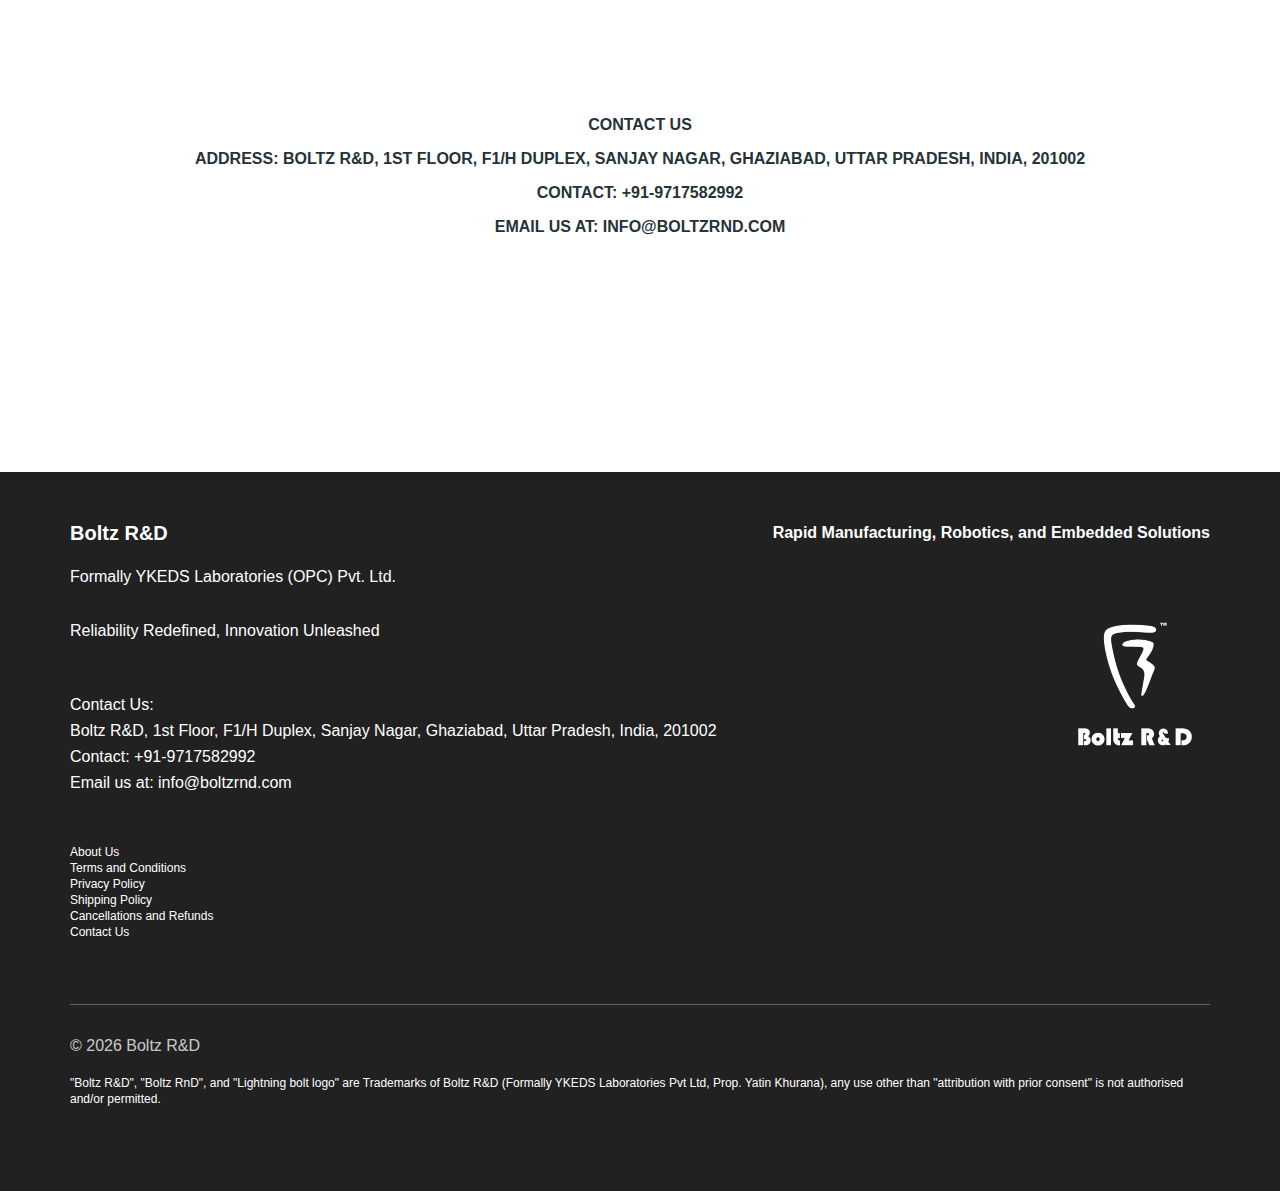
<file: contact_us.html>
<!DOCTYPE html><html lang="en"><head><meta charSet="utf-8"/><link rel="stylesheet" href="/_next/static/css/af07e5e01348d559.css" data-precedence="next"/><link rel="preload" as="style" href="https://cdnjs.cloudflare.com/ajax/libs/font-awesome/6.2.1/css/all.min.css" crossorigin="anonymous" integrity="sha512-MV7K8+y+gLIBoVD59lQIYicR65iaqukzvf/nwasF0nqhPay5w/9lJmVM2hMDcnK1OnMGCdVK+iQrJ7lzPJQd1w==" referrerPolicy="no-referrer"/><link rel="shortcut icon" href="/image/boltz_logo.png" type="image/png"/><title>Boltz R&amp;D Contact us</title><meta name="description" content="Contact our team at Boltz R&amp;D, Open Source 3D Printer hardware, Software and Firmware"/><meta name="viewport" content="width=device-width, initial-scale=1"/><link rel="stylesheet" href="https://cdnjs.cloudflare.com/ajax/libs/font-awesome/6.2.1/css/all.min.css" integrity="sha512-MV7K8+y+gLIBoVD59lQIYicR65iaqukzvf/nwasF0nqhPay5w/9lJmVM2hMDcnK1OnMGCdVK+iQrJ7lzPJQd1w==" crossorigin="anonymous" referrerPolicy="no-referrer"/><script src="/_next/static/chunks/polyfills-c67a75d1b6f99dc8.js" noModule=""></script></head><body class="__className_0455ef"><nav class="block py-4 w-full max-w-full rounded-none px-4 bg-transparent text-white shadow-none fixed top-0 z-50 border-0"><div class="container mx-auto flex items-center justify-between"><a href="https://www.boltzrnd.com" class="block antialiased tracking-normal font-sans text-base font-semibold leading-relaxed text-white">Boltz R&amp;D</a><ul class="ml-10 hidden items-center gap-6 lg:flex text-white"><li><a href="/" class="block antialiased font-sans text-sm leading-normal text-inherit font-medium">SmartPrintCoreH7x: Open Source Mainboard</a></li><li><a href="/NYSM2" class="block antialiased font-sans text-sm leading-normal text-inherit font-medium">NYSM.2: Open Source Modular Stepper Standard</a></li></ul><div class="hidden gap-2 lg:flex lg:items-center"><button class="relative align-middle select-none font-sans font-medium text-center uppercase transition-all disabled:opacity-50 disabled:shadow-none disabled:pointer-events-none w-8 max-w-[32px] h-8 max-h-[32px] rounded-lg text-xs text-white hover:bg-white/10 active:bg-white/30" type="button"><span class="absolute top-1/2 left-1/2 transform -translate-y-1/2 -translate-x-1/2"><a href="https://thingiverse.com/boltzrnd" target="_blank" rel="noopener noreferrer"><i class="fa-solid fa-cube text-base"></i> </a></span></button><button class="relative align-middle select-none font-sans font-medium text-center uppercase transition-all disabled:opacity-50 disabled:shadow-none disabled:pointer-events-none w-8 max-w-[32px] h-8 max-h-[32px] rounded-lg text-xs text-white hover:bg-white/10 active:bg-white/30" type="button"><span class="absolute top-1/2 left-1/2 transform -translate-y-1/2 -translate-x-1/2"><a href="https://github.com/BoltzRnD" target="_blank" rel="noopener noreferrer"><i class="fa-brands fa-github text-base"></i></a></span></button><button class="relative align-middle select-none font-sans font-medium text-center uppercase transition-all disabled:opacity-50 disabled:shadow-none disabled:pointer-events-none w-8 max-w-[32px] h-8 max-h-[32px] rounded-lg text-xs text-white hover:bg-white/10 active:bg-white/30" type="button"><span class="absolute top-1/2 left-1/2 transform -translate-y-1/2 -translate-x-1/2"><a href="https://instagram.com/BoltzRnD" target="_blank" rel="noopener noreferrer"><i class="fa-brands fa-instagram text-base"></i></a></span></button><button class="relative align-middle select-none font-sans font-medium text-center uppercase transition-all disabled:opacity-50 disabled:shadow-none disabled:pointer-events-none w-8 max-w-[32px] h-8 max-h-[32px] rounded-lg text-xs text-white hover:bg-white/10 active:bg-white/30" type="button"><span class="absolute top-1/2 left-1/2 transform -translate-y-1/2 -translate-x-1/2"><a href="https://store.boltzrnd.com" rel="noopener noreferrer"><i class="fa-solid fa-store text-base"></i></a></span></button></div><button class="relative align-middle select-none font-sans font-medium text-center uppercase transition-all disabled:opacity-50 disabled:shadow-none disabled:pointer-events-none w-10 max-w-[40px] h-10 max-h-[40px] rounded-lg text-xs text-white hover:bg-white/10 active:bg-white/30 ml-auto inline-block lg:hidden" type="button"><span class="absolute top-1/2 left-1/2 transform -translate-y-1/2 -translate-x-1/2"><svg xmlns="http://www.w3.org/2000/svg" fill="none" viewBox="0 0 24 24" stroke-width="2" stroke="currentColor" aria-hidden="true" class="h-6 w-6"><path stroke-linecap="round" stroke-linejoin="round" d="M3.75 6.75h16.5M3.75 12h16.5m-16.5 5.25h16.5"></path></svg></span></button></div><div class="block w-full basis-full overflow-hidden" style="height:0px"><div class="container mx-auto mt-4 rounded-lg border-t border-blue-gray-50 bg-white px-6 py-5"><ul class="flex flex-col gap-4 text-blue-gray-900"><li><a href="/" class="block antialiased font-sans text-sm leading-normal text-inherit font-medium">SmartPrintCoreH7x: Open Source Mainboard</a></li><li><a href="/NYSM2" class="block antialiased font-sans text-sm leading-normal text-inherit font-medium">NYSM.2: Open Source Modular Stepper Standard</a></li></ul><div class="mt-4 flex items-center gap-2"><button class="relative align-middle select-none font-sans font-medium text-center uppercase transition-all disabled:opacity-50 disabled:shadow-none disabled:pointer-events-none w-8 max-w-[32px] h-8 max-h-[32px] rounded-lg text-xs text-white hover:bg-white/10 active:bg-white/30" type="button"><span class="absolute top-1/2 left-1/2 transform -translate-y-1/2 -translate-x-1/2"><a href="https://thingiverse.com/boltzrnd" target="_blank" rel="noopener noreferrer"><i class="fa-solid fa-cube text-base"></i> </a></span></button><button class="relative align-middle select-none font-sans font-medium text-center uppercase transition-all disabled:opacity-50 disabled:shadow-none disabled:pointer-events-none w-8 max-w-[32px] h-8 max-h-[32px] rounded-lg text-xs text-white hover:bg-white/10 active:bg-white/30" type="button"><span class="absolute top-1/2 left-1/2 transform -translate-y-1/2 -translate-x-1/2"><a href="https://github.com/BoltzRnD" target="_blank" rel="noopener noreferrer"><i class="fa-brands fa-github text-base"></i></a></span></button><button class="relative align-middle select-none font-sans font-medium text-center uppercase transition-all disabled:opacity-50 disabled:shadow-none disabled:pointer-events-none w-8 max-w-[32px] h-8 max-h-[32px] rounded-lg text-xs text-white hover:bg-white/10 active:bg-white/30" type="button"><span class="absolute top-1/2 left-1/2 transform -translate-y-1/2 -translate-x-1/2"><a href="https://instagram.com/BoltzRnD" target="_blank" rel="noopener noreferrer"><i class="fa-brands fa-instagram text-base"></i></a></span></button></div></div></div></nav><section class="py-28 px-4"><div class="container mx-auto mb-20 text-center"><p class="block antialiased font-sans text-base leading-relaxed text-blue-gray-900 mb-2 font-bold uppercase">Contact Us</p><p class="block antialiased font-sans text-base leading-relaxed text-blue-gray-900 mb-2 font-bold uppercase">Address: Boltz R&amp;D, 1st Floor, F1/H Duplex, Sanjay Nagar, Ghaziabad, Uttar Pradesh, India, 201002</p><p class="block antialiased font-sans text-base leading-relaxed text-blue-gray-900 mb-2 font-bold uppercase">Contact: +91-9717582992</p><p class="block antialiased font-sans text-base leading-relaxed text-blue-gray-900 mb-2 font-bold uppercase">Email us at: info@boltzrnd.com</p></div></section><footer class="mt-10 bg-gray-900 px-8 pt-12"><div class="container mx-auto"><div class="flex flex-wrap justify-center gap-8 md:justify-between"><div class="text-center md:text-left"><h5 class="block antialiased tracking-normal font-sans text-xl font-semibold leading-snug text-white mb-4">Boltz R&amp;D</h5><p class="block antialiased text-base font-light leading-relaxed text-white mb-7 font-small">Formally YKEDS Laboratories (OPC) Pvt. Ltd.</p><p class="block antialiased font-sans text-base leading-relaxed text-white mb-12 font-normal">Reliability Redefined, Innovation Unleashed</p><p class="block antialiased font-sans text-base leading-relaxed text-white mb-12 font-normal">Contact Us: <br/>Boltz R&amp;D, 1st Floor, F1/H Duplex, Sanjay Nagar, Ghaziabad, Uttar Pradesh, India, 201002 <br/>Contact: +91-9717582992 <br/>Email us at: info@boltzrnd.com <br/></p><a href="/AboutUs" rel="noopener noreferrer"><p class="block antialiased font-sans font-light text-white text-xs">About Us</p></a><a href="/terms_and_conditions" rel="noopener noreferrer"><p class="block antialiased font-sans font-light text-white text-xs">Terms and Conditions</p></a><a href="/privacy_policy" rel="noopener noreferrer"><p class="block antialiased font-sans font-light text-white text-xs">Privacy Policy</p></a><a href="/shipping_policy" rel="noopener noreferrer"><p class="block antialiased font-sans font-light text-white text-xs">Shipping Policy</p></a><a href="/cancellations_and_refunds" rel="noopener noreferrer"><p class="block antialiased font-sans font-light text-white text-xs">Cancellations and Refunds</p></a><a href="/contact_us" rel="noopener noreferrer"><p class="block antialiased font-sans font-light text-white text-xs">Contact Us</p></a><ul class="flex flex-wrap items-center justify-center md:justify-start"></ul></div><div class="mt-8 w-full md:mt-0 md:w-auto"><h6 class="block antialiased tracking-normal font-sans text-base font-semibold leading-relaxed text-white mb-3">Rapid Manufacturing, Robotics, and Embedded Solutions</h6><img alt="" loading="lazy" width="150" height="200" decoding="async" data-nimg="1" class="ml-auto mt-11" style="color:transparent" src="/image/boltz_logo.png"/></div></div><div class="mt-16 flex flex-wrap items-center justify-center gap-y-4 gap-x-8 border-t border-gray-700 py-7 md:justify-between"><p class="block antialiased font-sans text-base leading-relaxed text-white text-center font-normal opacity-75">© <!-- -->2025<!-- --> <!-- --> <!-- -->Boltz R&amp;D</p><p class="block antialiased font-sans font-light text-white text-xs">&quot;Boltz R&amp;D&quot;, &quot;Boltz RnD&quot;, and &quot;Lightning bolt logo&quot; are Trademarks of Boltz R&amp;D (Formally YKEDS Laboratories Pvt Ltd, Prop. Yatin Khurana), any use other than &quot;attribution with prior consent&quot; is not authorised and/or permitted.</p><div class="flex gap-2"><a href="https://linkedin.com/company/boltzrnd" target="_blank" rel="noopener noreferrer"><button class="relative align-middle select-none font-sans font-medium text-center uppercase transition-all disabled:opacity-50 disabled:shadow-none disabled:pointer-events-none w-10 max-w-[40px] h-10 max-h-[40px] rounded-lg text-xs text-white hover:bg-white/10 active:bg-white/30" type="button"><span class="absolute top-1/2 left-1/2 transform -translate-y-1/2 -translate-x-1/2"><i class="fa-brands fa-linkedin text-2xl not-italic opacity-75"></i></span></button></a><a href="https://thingiverse.com/boltzrnd" target="_blank" rel="noopener noreferrer"><button class="relative align-middle select-none font-sans font-medium text-center uppercase transition-all disabled:opacity-50 disabled:shadow-none disabled:pointer-events-none w-10 max-w-[40px] h-10 max-h-[40px] rounded-lg text-xs text-white hover:bg-white/10 active:bg-white/30" type="button"><span class="absolute top-1/2 left-1/2 transform -translate-y-1/2 -translate-x-1/2"><i class="fa-solid fa-cube text-2xl not-italic opacity-75"></i></span></button></a><a href="https://github.com/boltzrnd" target="_blank" rel="noopener noreferrer"><button class="relative align-middle select-none font-sans font-medium text-center uppercase transition-all disabled:opacity-50 disabled:shadow-none disabled:pointer-events-none w-10 max-w-[40px] h-10 max-h-[40px] rounded-lg text-xs text-white hover:bg-white/10 active:bg-white/30" type="button"><span class="absolute top-1/2 left-1/2 transform -translate-y-1/2 -translate-x-1/2"><i class="fa-brands fa-github text-2xl not-italic opacity-75"></i></span></button></a><a href="https://discord.gg/xWGaHd83Hs" target="_blank" rel="noopener noreferrer"><button class="relative align-middle select-none font-sans font-medium text-center uppercase transition-all disabled:opacity-50 disabled:shadow-none disabled:pointer-events-none w-10 max-w-[40px] h-10 max-h-[40px] rounded-lg text-xs text-white hover:bg-white/10 active:bg-white/30" type="button"><span class="absolute top-1/2 left-1/2 transform -translate-y-1/2 -translate-x-1/2"><i class="fa-brands fa-discord text-2xl not-italic opacity-75"></i></span></button></a></div></div></div></footer><script src="/_next/static/chunks/webpack-4572d94b23b250ac.js" async=""></script><script src="/_next/static/chunks/2443530c-7446f75e54721e38.js" async=""></script><script src="/_next/static/chunks/139-eb8f18ee96eb51cc.js" async=""></script><script src="/_next/static/chunks/main-app-4afc9329c5b17768.js" async=""></script></body></html><script>(self.__next_f=self.__next_f||[]).push([0])</script><script>self.__next_f.push([1,"1:HL[\"/_next/static/css/af07e5e01348d559.css\",{\"as\":\"style\"}]\n0:\"$L2\"\n"])</script><script>self.__next_f.push([1,"3:I{\"id\":\"7858\",\"chunks\":[\"272:static/chunks/webpack-4572d94b23b250ac.js\",\"667:static/chunks/2443530c-7446f75e54721e38.js\",\"139:static/chunks/139-eb8f18ee96eb51cc.js\"],\"name\":\"\",\"async\":false}\n5:I{\"id\":\"3055\",\"chunks\":[\"272:static/chunks/webpack-4572d94b23b250ac.js\",\"667:static/chunks/2443530c-7446f75e54721e38.js\",\"139:static/chunks/139-eb8f18ee96eb51cc.js\"],\"name\":\"\",\"async\":false}\n6:I{\"id\":\"8707\",\"chunks\":[\"169:static/chunks/9405aa4c-6f07b47264303f4e.js\",\"97:static/chunks/97-79cb3c937bb81858.js\",\"707:stat"])</script><script>self.__next_f.push([1,"ic/chunks/707-e56a212b459a5e7b.js\",\"630:static/chunks/app/terms_and_conditions/page-804cbf4978c739fb.js\"],\"name\":\"Layout\",\"async\":false}\n7:I{\"id\":\"9544\",\"chunks\":[\"272:static/chunks/webpack-4572d94b23b250ac.js\",\"667:static/chunks/2443530c-7446f75e54721e38.js\",\"139:static/chunks/139-eb8f18ee96eb51cc.js\"],\"name\":\"\",\"async\":false}\n8:I{\"id\":\"99\",\"chunks\":[\"272:static/chunks/webpack-4572d94b23b250ac.js\",\"667:static/chunks/2443530c-7446f75e54721e38.js\",\"139:static/chunks/139-eb8f18ee96eb51cc.js\"],\"name\":\"\",\"async"])</script><script>self.__next_f.push([1,"\":false}\n9:I{\"id\":\"8707\",\"chunks\":[\"169:static/chunks/9405aa4c-6f07b47264303f4e.js\",\"97:static/chunks/97-79cb3c937bb81858.js\",\"707:static/chunks/707-e56a212b459a5e7b.js\",\"630:static/chunks/app/terms_and_conditions/page-804cbf4978c739fb.js\"],\"name\":\"Navbar\",\"async\":false}\na:I{\"id\":\"6670\",\"chunks\":[\"169:static/chunks/9405aa4c-6f07b47264303f4e.js\",\"97:static/chunks/97-79cb3c937bb81858.js\",\"707:static/chunks/707-e56a212b459a5e7b.js\",\"71:static/chunks/app/contact_us/page-f0ac3101785fc187.js\"],\"name\":\"\",\"async\":f"])</script><script>self.__next_f.push([1,"alse}\nb:I{\"id\":\"8707\",\"chunks\":[\"169:static/chunks/9405aa4c-6f07b47264303f4e.js\",\"97:static/chunks/97-79cb3c937bb81858.js\",\"707:static/chunks/707-e56a212b459a5e7b.js\",\"630:static/chunks/app/terms_and_conditions/page-804cbf4978c739fb.js\"],\"name\":\"Footer\",\"async\":false}\n"])</script><script>self.__next_f.push([1,"2:[[[\"$\",\"link\",\"0\",{\"rel\":\"stylesheet\",\"href\":\"/_next/static/css/af07e5e01348d559.css\",\"precedence\":\"next\"}]],[\"$\",\"$L3\",null,{\"assetPrefix\":\"\",\"initialCanonicalUrl\":\"/contact_us\",\"initialTree\":[\"\",{\"children\":[\"contact_us\",{\"children\":[\"__PAGE__\",{}]}]},\"$undefined\",\"$undefined\",true],\"initialHead\":[\"$L4\",null],\"globalErrorComponent\":\"$5\",\"notFound\":[\"$\",\"html\",null,{\"lang\":\"en\",\"children\":[[\"$\",\"head\",null,{\"children\":[[\"$\",\"link\",null,{\"rel\":\"stylesheet\",\"href\":\"https://cdnjs.cloudflare.com/ajax/libs/font-awesome/6.2.1/css/all.min.css\",\"integrity\":\"sha512-MV7K8+y+gLIBoVD59lQIYicR65iaqukzvf/nwasF0nqhPay5w/9lJmVM2hMDcnK1OnMGCdVK+iQrJ7lzPJQd1w==\",\"crossOrigin\":\"anonymous\",\"referrerPolicy\":\"no-referrer\"}],[\"$\",\"link\",null,{\"rel\":\"shortcut icon\",\"href\":\"/image/boltz_logo.png\",\"type\":\"image/png\"}]]}],[\"$\",\"body\",null,{\"className\":\"__className_0455ef\",\"children\":[\"$\",\"$L6\",null,{\"children\":[\"$undefined\",[[\"$\",\"title\",null,{\"children\":\"404: This page could not be found.\"}],[\"$\",\"div\",null,{\"style\":{\"fontFamily\":\"system-ui,\\\"Segoe UI\\\",Roboto,Helvetica,Arial,sans-serif,\\\"Apple Color Emoji\\\",\\\"Segoe UI Emoji\\\"\",\"height\":\"100vh\",\"textAlign\":\"center\",\"display\":\"flex\",\"flexDirection\":\"column\",\"alignItems\":\"center\",\"justifyContent\":\"center\"},\"children\":[\"$\",\"div\",null,{\"children\":[[\"$\",\"style\",null,{\"dangerouslySetInnerHTML\":{\"__html\":\"body{color:#000;background:#fff;margin:0}.next-error-h1{border-right:1px solid rgba(0,0,0,.3)}@media (prefers-color-scheme:dark){body{color:#fff;background:#000}.next-error-h1{border-right:1px solid rgba(255,255,255,.3)}}\"}}],[\"$\",\"h1\",null,{\"className\":\"next-error-h1\",\"style\":{\"display\":\"inline-block\",\"margin\":\"0 20px 0 0\",\"padding\":\"0 23px 0 0\",\"fontSize\":24,\"fontWeight\":500,\"verticalAlign\":\"top\",\"lineHeight\":\"49px\"},\"children\":\"404\"}],[\"$\",\"div\",null,{\"style\":{\"display\":\"inline-block\"},\"children\":[\"$\",\"h2\",null,{\"style\":{\"fontSize\":14,\"fontWeight\":400,\"lineHeight\":\"49px\",\"margin\":0},\"children\":\"This page could not be found.\"}]}]]}]}]]]}]}]]}],\"asNotFound\":false,\"children\":[[\"$\",\"html\",null,{\"lang\":\"en\",\"children\":[[\"$\",\"head\",null,{\"children\":[[\"$\",\"link\",null,{\"rel\":\"stylesheet\",\"href\":\"https://cdnjs.cloudflare.com/ajax/libs/font-awesome/6.2.1/css/all.min.css\",\"integrity\":\"sha512-MV7K8+y+gLIBoVD59lQIYicR65iaqukzvf/nwasF0nqhPay5w/9lJmVM2hMDcnK1OnMGCdVK+iQrJ7lzPJQd1w==\",\"crossOrigin\":\"anonymous\",\"referrerPolicy\":\"no-referrer\"}],[\"$\",\"link\",null,{\"rel\":\"shortcut icon\",\"href\":\"/image/boltz_logo.png\",\"type\":\"image/png\"}]]}],[\"$\",\"body\",null,{\"className\":\"__className_0455ef\",\"children\":[\"$\",\"$L6\",null,{\"children\":[\"$\",\"$L7\",null,{\"parallelRouterKey\":\"children\",\"segmentPath\":[\"children\"],\"error\":\"$undefined\",\"errorStyles\":\"$undefined\",\"loading\":\"$undefined\",\"loadingStyles\":\"$undefined\",\"hasLoading\":false,\"template\":[\"$\",\"$L8\",null,{}],\"templateStyles\":\"$undefined\",\"notFound\":\"$undefined\",\"notFoundStyles\":\"$undefined\",\"asNotFound\":false,\"childProp\":{\"current\":[\"$\",\"$L7\",null,{\"parallelRouterKey\":\"children\",\"segmentPath\":[\"children\",\"contact_us\",\"children\"],\"error\":\"$undefined\",\"errorStyles\":\"$undefined\",\"loading\":\"$undefined\",\"loadingStyles\":\"$undefined\",\"hasLoading\":false,\"template\":[\"$\",\"$L8\",null,{}],\"templateStyles\":\"$undefined\",\"notFound\":\"$undefined\",\"notFoundStyles\":\"$undefined\",\"asNotFound\":false,\"childProp\":{\"current\":[[[\"$\",\"$L9\",null,{}],[\"$\",\"$La\",null,{}],[\"$\",\"$Lb\",null,{}]],null],\"segment\":\"__PAGE__\"},\"styles\":[]}],\"segment\":\"contact_us\"},\"styles\":[]}]}]}]]}],null]}]]\n"])</script><script>self.__next_f.push([1,"4:[[[\"$\",\"meta\",null,{\"charSet\":\"utf-8\"}],[\"$\",\"title\",null,{\"children\":\"Boltz R\u0026D Contact us\"}],[\"$\",\"meta\",null,{\"name\":\"description\",\"content\":\"Contact our team at Boltz R\u0026D, Open Source 3D Printer hardware, Software and Firmware\"}],null,null,null,null,null,null,null,null,[\"$\",\"meta\",null,{\"name\":\"viewport\",\"content\":\"width=device-width, initial-scale=1\"}],null,null,null,null,null,null,null,null,null,null,[]],[null,null,null,null],null,null,[null,null,null,null,null],null,null,null,null,null]\n"])</script>
</file>
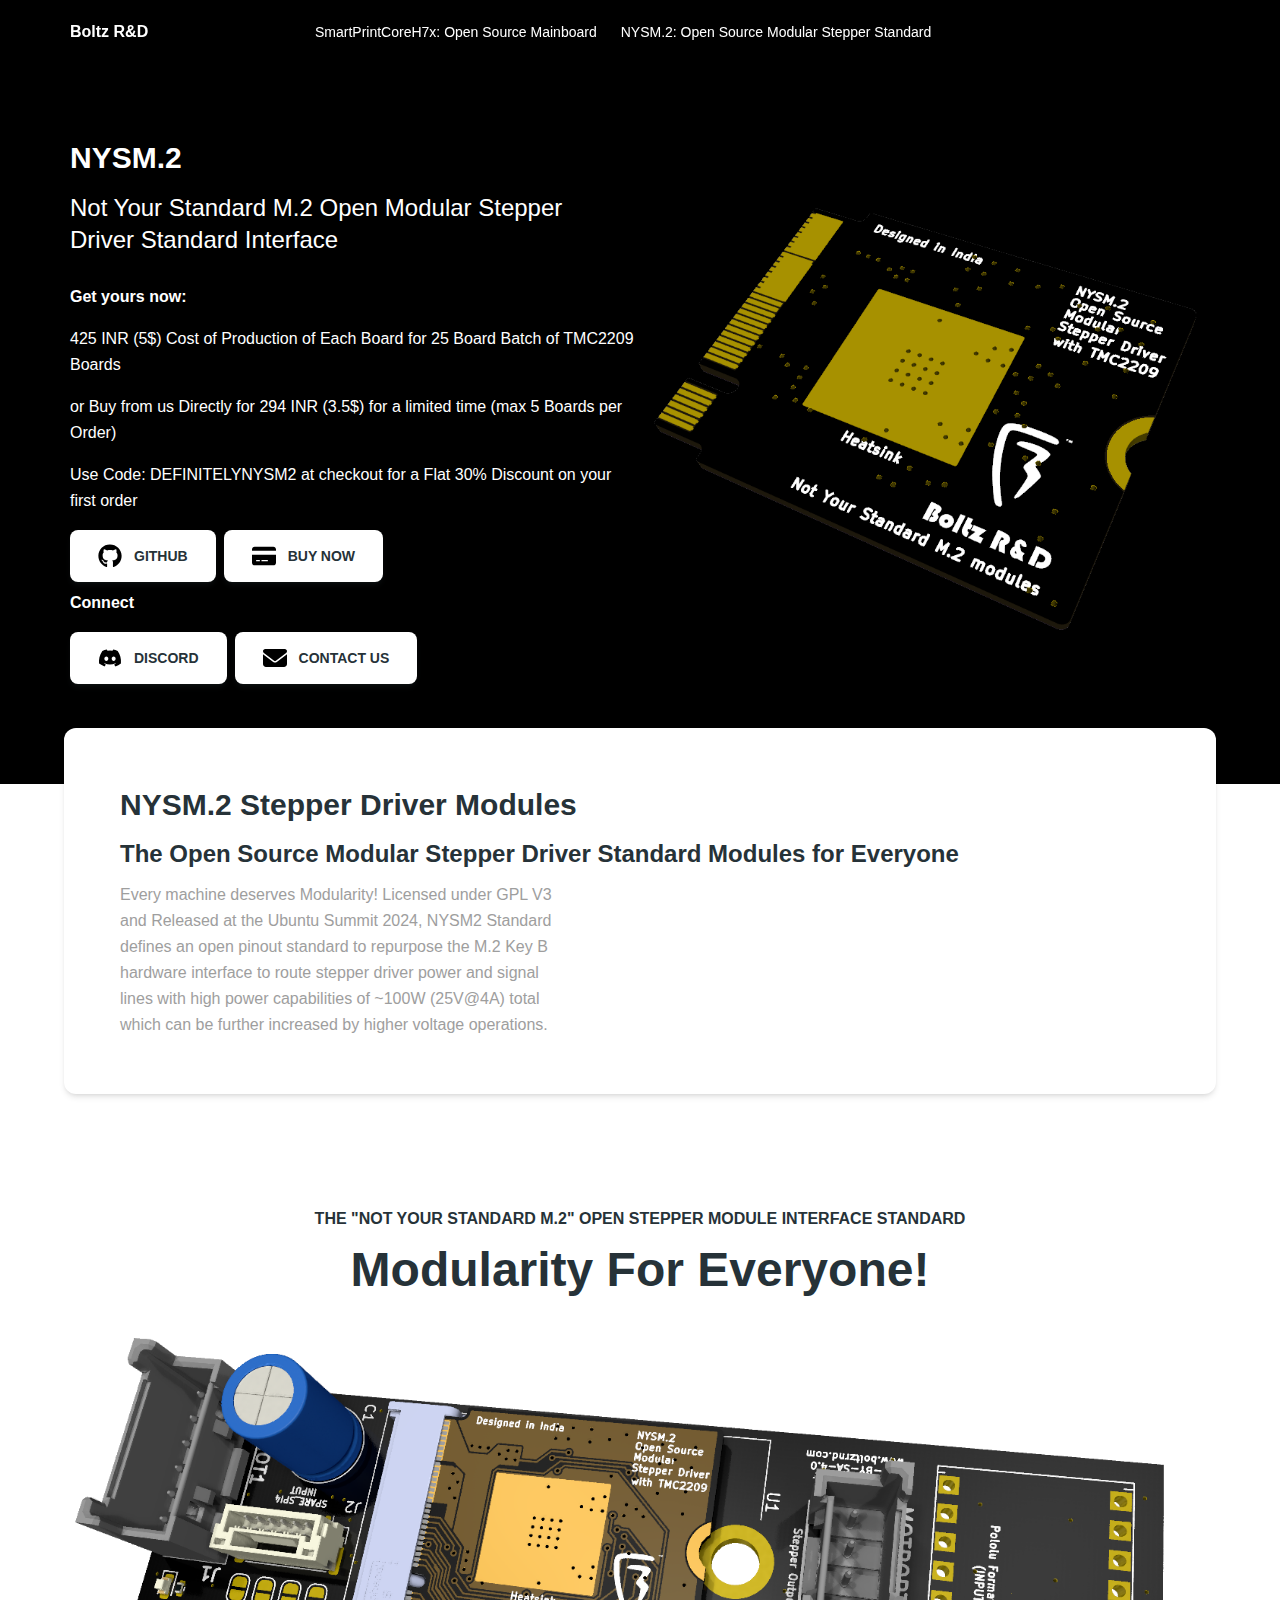
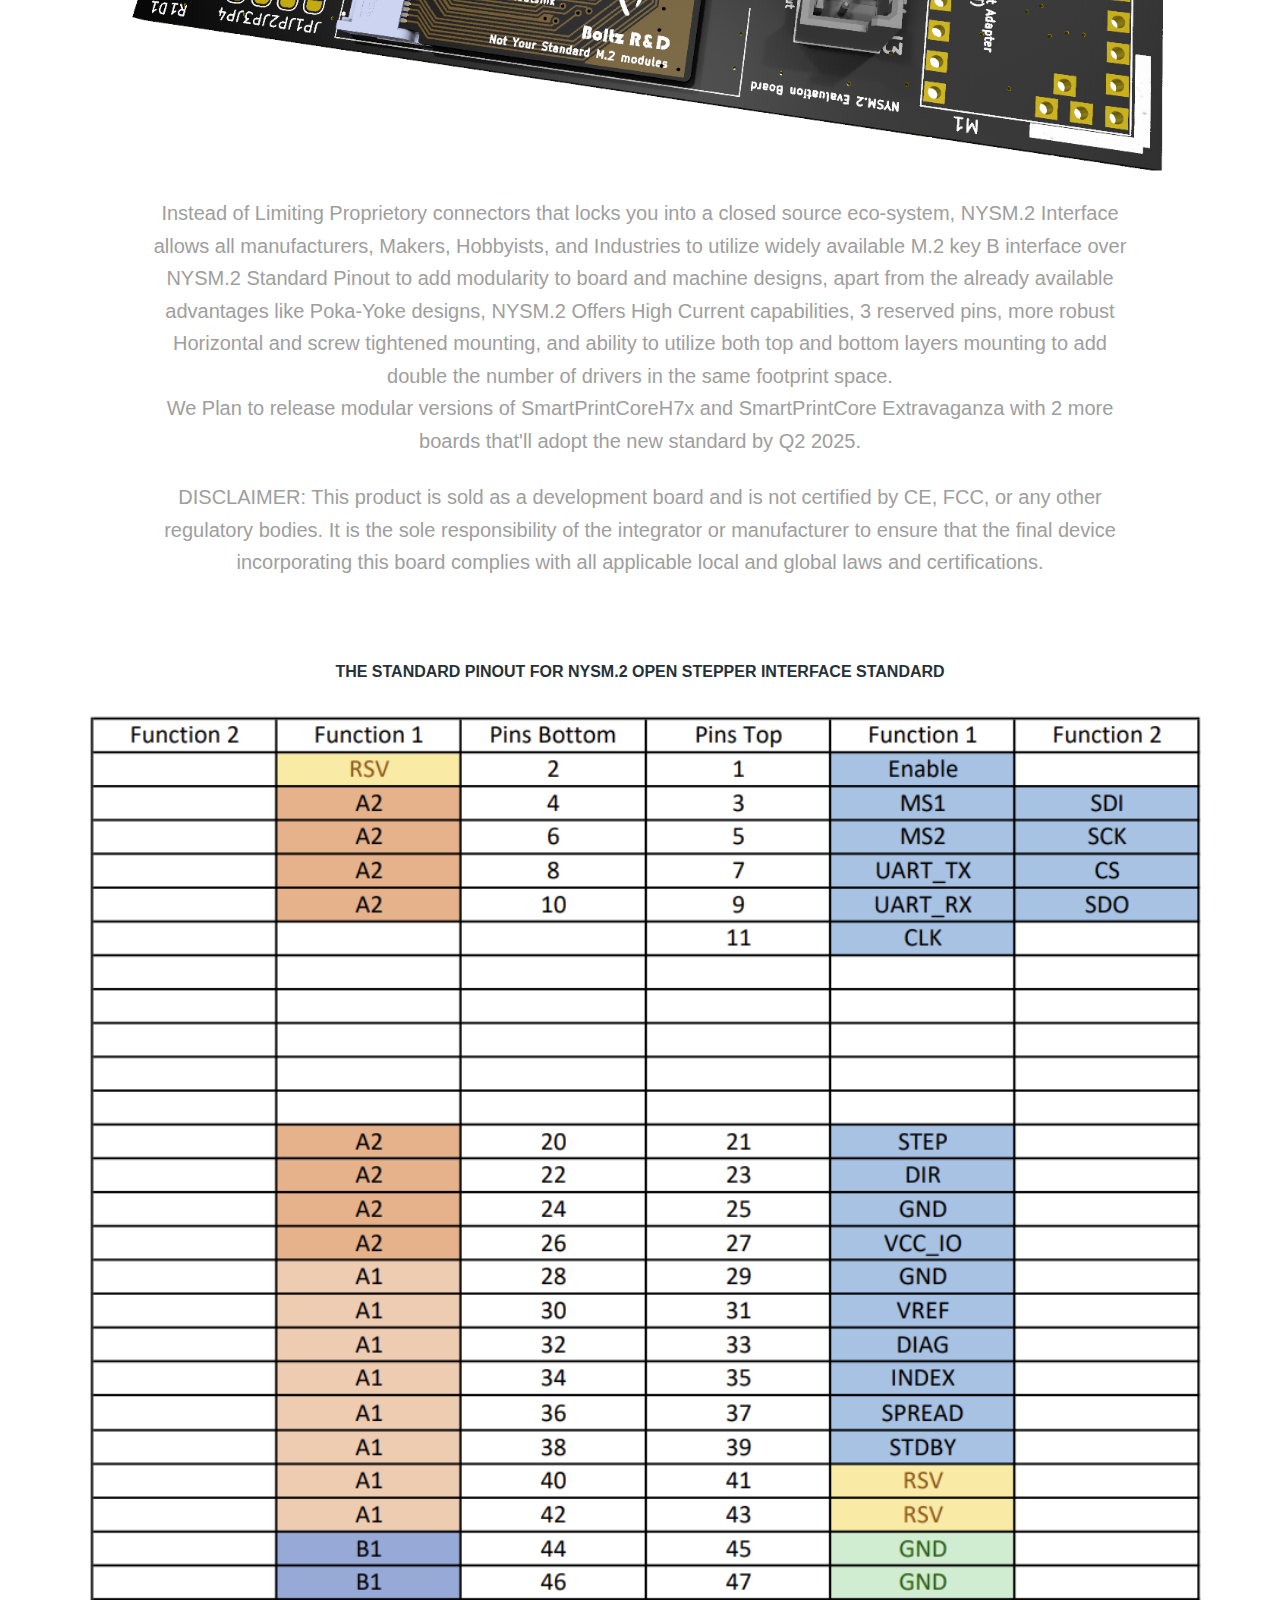
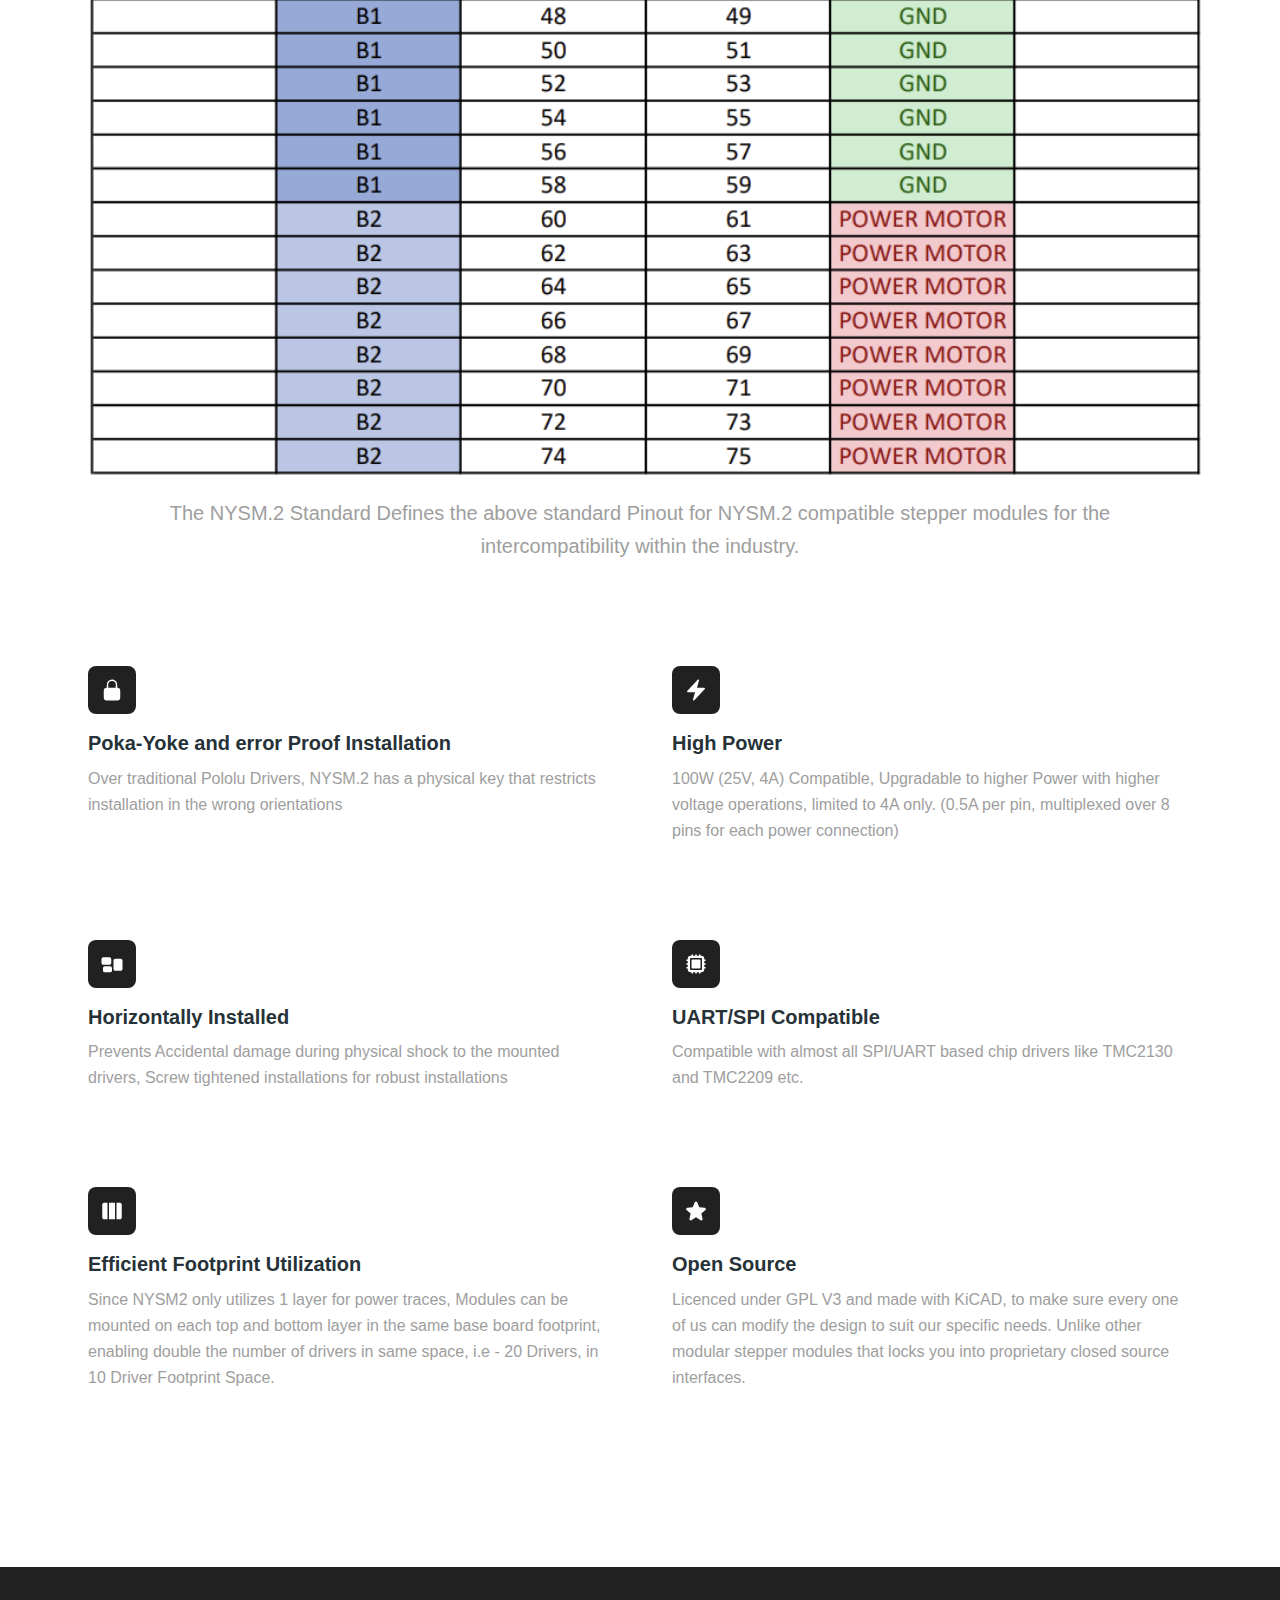
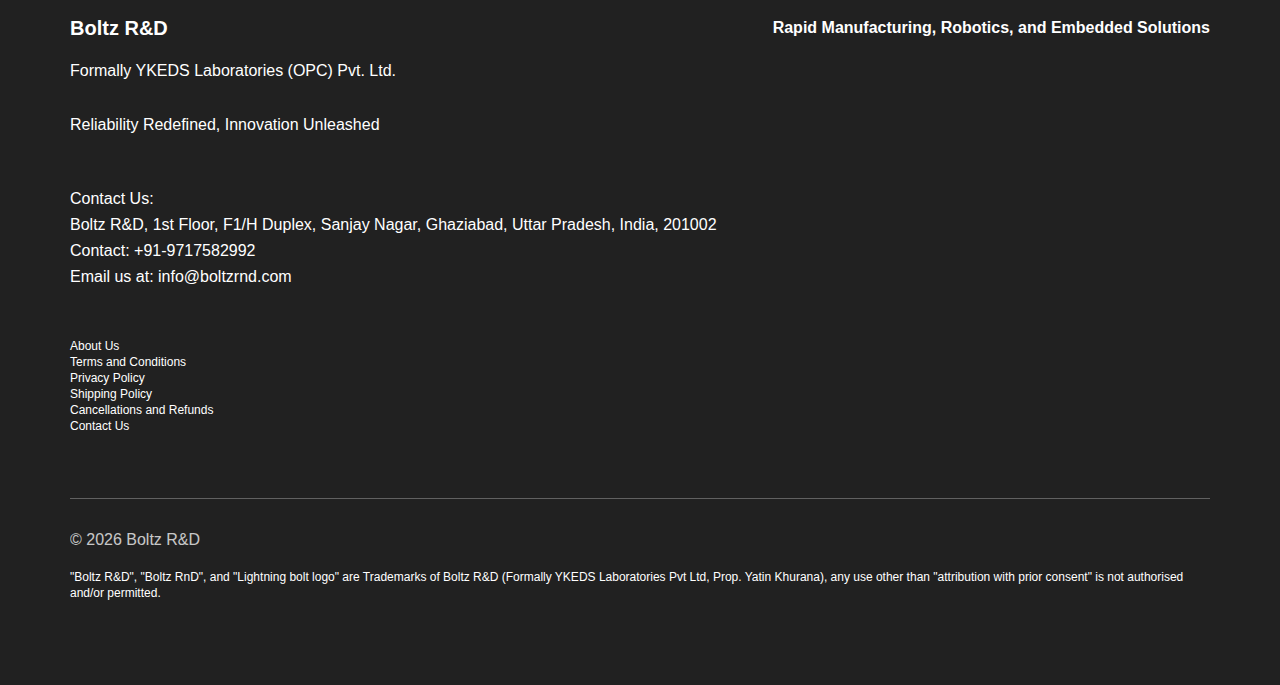
<file: NYSM2.html>
<!DOCTYPE html><html lang="en"><head><meta charSet="utf-8"/><link rel="stylesheet" href="/_next/static/css/af07e5e01348d559.css" data-precedence="next"/><link rel="preload" as="style" href="https://cdnjs.cloudflare.com/ajax/libs/font-awesome/6.2.1/css/all.min.css" crossorigin="anonymous" integrity="sha512-MV7K8+y+gLIBoVD59lQIYicR65iaqukzvf/nwasF0nqhPay5w/9lJmVM2hMDcnK1OnMGCdVK+iQrJ7lzPJQd1w==" referrerPolicy="no-referrer"/><link rel="shortcut icon" href="/image/boltz_logo.png" type="image/png"/><title>NYSM.2 NYSM2 TMC2209 Open Source Modular Stepper Driver</title><meta name="description" content="NYSM.2 or Not Your Standard M.2 TMC2209 Stepper Driver is an Open Source Modular and High Power Stepper Driver Interface for Next generation of best 3D Printers"/><meta name="keywords" content="NYSM.2, Not Your Standard M.2, Stepper Driver"/><meta name="viewport" content="width=device-width, initial-scale=1"/><link rel="stylesheet" href="https://cdnjs.cloudflare.com/ajax/libs/font-awesome/6.2.1/css/all.min.css" integrity="sha512-MV7K8+y+gLIBoVD59lQIYicR65iaqukzvf/nwasF0nqhPay5w/9lJmVM2hMDcnK1OnMGCdVK+iQrJ7lzPJQd1w==" crossorigin="anonymous" referrerPolicy="no-referrer"/><script src="/_next/static/chunks/polyfills-c67a75d1b6f99dc8.js" noModule=""></script></head><body class="__className_0455ef"><nav class="block py-4 w-full max-w-full rounded-none px-4 bg-transparent text-white shadow-none fixed top-0 z-50 border-0"><div class="container mx-auto flex items-center justify-between"><a href="https://www.boltzrnd.com" class="block antialiased tracking-normal font-sans text-base font-semibold leading-relaxed text-white">Boltz R&amp;D</a><ul class="ml-10 hidden items-center gap-6 lg:flex text-white"><li><a href="/" class="block antialiased font-sans text-sm leading-normal text-inherit font-medium">SmartPrintCoreH7x: Open Source Mainboard</a></li><li><a href="/NYSM2" class="block antialiased font-sans text-sm leading-normal text-inherit font-medium">NYSM.2: Open Source Modular Stepper Standard</a></li></ul><div class="hidden gap-2 lg:flex lg:items-center"><button class="relative align-middle select-none font-sans font-medium text-center uppercase transition-all disabled:opacity-50 disabled:shadow-none disabled:pointer-events-none w-8 max-w-[32px] h-8 max-h-[32px] rounded-lg text-xs text-white hover:bg-white/10 active:bg-white/30" type="button"><span class="absolute top-1/2 left-1/2 transform -translate-y-1/2 -translate-x-1/2"><a href="https://thingiverse.com/boltzrnd" target="_blank" rel="noopener noreferrer"><i class="fa-solid fa-cube text-base"></i> </a></span></button><button class="relative align-middle select-none font-sans font-medium text-center uppercase transition-all disabled:opacity-50 disabled:shadow-none disabled:pointer-events-none w-8 max-w-[32px] h-8 max-h-[32px] rounded-lg text-xs text-white hover:bg-white/10 active:bg-white/30" type="button"><span class="absolute top-1/2 left-1/2 transform -translate-y-1/2 -translate-x-1/2"><a href="https://github.com/BoltzRnD" target="_blank" rel="noopener noreferrer"><i class="fa-brands fa-github text-base"></i></a></span></button><button class="relative align-middle select-none font-sans font-medium text-center uppercase transition-all disabled:opacity-50 disabled:shadow-none disabled:pointer-events-none w-8 max-w-[32px] h-8 max-h-[32px] rounded-lg text-xs text-white hover:bg-white/10 active:bg-white/30" type="button"><span class="absolute top-1/2 left-1/2 transform -translate-y-1/2 -translate-x-1/2"><a href="https://instagram.com/BoltzRnD" target="_blank" rel="noopener noreferrer"><i class="fa-brands fa-instagram text-base"></i></a></span></button><button class="relative align-middle select-none font-sans font-medium text-center uppercase transition-all disabled:opacity-50 disabled:shadow-none disabled:pointer-events-none w-8 max-w-[32px] h-8 max-h-[32px] rounded-lg text-xs text-white hover:bg-white/10 active:bg-white/30" type="button"><span class="absolute top-1/2 left-1/2 transform -translate-y-1/2 -translate-x-1/2"><a href="https://store.boltzrnd.com" rel="noopener noreferrer"><i class="fa-solid fa-store text-base"></i></a></span></button></div><button class="relative align-middle select-none font-sans font-medium text-center uppercase transition-all disabled:opacity-50 disabled:shadow-none disabled:pointer-events-none w-10 max-w-[40px] h-10 max-h-[40px] rounded-lg text-xs text-white hover:bg-white/10 active:bg-white/30 ml-auto inline-block lg:hidden" type="button"><span class="absolute top-1/2 left-1/2 transform -translate-y-1/2 -translate-x-1/2"><svg xmlns="http://www.w3.org/2000/svg" fill="none" viewBox="0 0 24 24" stroke-width="2" stroke="currentColor" aria-hidden="true" class="h-6 w-6"><path stroke-linecap="round" stroke-linejoin="round" d="M3.75 6.75h16.5M3.75 12h16.5m-16.5 5.25h16.5"></path></svg></span></button></div><div class="block w-full basis-full overflow-hidden" style="height:0px"><div class="container mx-auto mt-4 rounded-lg border-t border-blue-gray-50 bg-white px-6 py-5"><ul class="flex flex-col gap-4 text-blue-gray-900"><li><a href="/" class="block antialiased font-sans text-sm leading-normal text-inherit font-medium">SmartPrintCoreH7x: Open Source Mainboard</a></li><li><a href="/NYSM2" class="block antialiased font-sans text-sm leading-normal text-inherit font-medium">NYSM.2: Open Source Modular Stepper Standard</a></li></ul><div class="mt-4 flex items-center gap-2"><button class="relative align-middle select-none font-sans font-medium text-center uppercase transition-all disabled:opacity-50 disabled:shadow-none disabled:pointer-events-none w-8 max-w-[32px] h-8 max-h-[32px] rounded-lg text-xs text-white hover:bg-white/10 active:bg-white/30" type="button"><span class="absolute top-1/2 left-1/2 transform -translate-y-1/2 -translate-x-1/2"><a href="https://thingiverse.com/boltzrnd" target="_blank" rel="noopener noreferrer"><i class="fa-solid fa-cube text-base"></i> </a></span></button><button class="relative align-middle select-none font-sans font-medium text-center uppercase transition-all disabled:opacity-50 disabled:shadow-none disabled:pointer-events-none w-8 max-w-[32px] h-8 max-h-[32px] rounded-lg text-xs text-white hover:bg-white/10 active:bg-white/30" type="button"><span class="absolute top-1/2 left-1/2 transform -translate-y-1/2 -translate-x-1/2"><a href="https://github.com/BoltzRnD" target="_blank" rel="noopener noreferrer"><i class="fa-brands fa-github text-base"></i></a></span></button><button class="relative align-middle select-none font-sans font-medium text-center uppercase transition-all disabled:opacity-50 disabled:shadow-none disabled:pointer-events-none w-8 max-w-[32px] h-8 max-h-[32px] rounded-lg text-xs text-white hover:bg-white/10 active:bg-white/30" type="button"><span class="absolute top-1/2 left-1/2 transform -translate-y-1/2 -translate-x-1/2"><a href="https://instagram.com/BoltzRnD" target="_blank" rel="noopener noreferrer"><i class="fa-brands fa-instagram text-base"></i></a></span></button></div></div></div></nav><div class="relative min-h-screen w-auto"><header class="grid !min-h-[49rem] bg-SPCPurple1 px-8"><div class="container mx-auto mt-32 grid h-full w-full grid-cols-1 place-items-center lg:mt-14 lg:grid-cols-2"><div class="col-span-1"><h1 class="block antialiased tracking-normal font-sans font-semibold text-white text-base sm:text-lg md:text-xl lg:text-9xl xl:text-3xl mb-4">NYSM.2</h1><p class="block antialiased font-sans font-normal text-inherit text-sm sm:text-base md:text-lg lg:text-xl xl:text-2xl mb-7 !text-white md:pr-5 xl:pr-10">Not Your Standard M.2 Open Modular Stepper Driver Standard Interface</p><h6 class="block antialiased tracking-normal font-sans text-base font-semibold leading-relaxed text-white mb-4">Get yours now:</h6><p class="block antialiased font-sans text-base font-light leading-relaxed text-white mb-4">425 INR (5$) Cost of Production of Each Board for 25 Board Batch of TMC2209 Boards</p><p class="block antialiased font-sans text-base font-light leading-relaxed text-white mb-4">or Buy from us Directly for 294 INR (3.5$) for a limited time (max 5 Boards per Order)</p><p class="block antialiased font-sans text-base font-light leading-relaxed text-white mb-4">Use Code: DEFINITELYNYSM2 at checkout for a Flat 30% Discount on your first order</p><div class="flex flex-col gap-2 md:mb-2 md:w-10/12 md:flex-row"><a href="https://github.com/BoltzRnD/NYSM2_Open_Stepper_Standard" target="_blank" rel="noopener noreferrer"><button class="align-middle select-none font-sans font-bold text-center uppercase transition-all disabled:opacity-50 disabled:shadow-none disabled:pointer-events-none text-sm py-3.5 px-7 rounded-lg bg-white text-blue-gray-900 shadow-md shadow-blue-gray-500/10 hover:shadow-lg hover:shadow-blue-gray-500/20 focus:opacity-[0.85] focus:shadow-none active:opacity-[0.85] active:shadow-none flex justify-center items-center gap-1 sm:gap-2 md:gap-3" type="button"><img alt="metamask" loading="lazy" width="256" height="256" decoding="async" data-nimg="1" class="w-4 h-4 sm:w-5 sm:h-5 md:w-6 md:h-6" style="color:transparent" src="/logos/github.svg"/>Github</button></a><a href="https://store.boltzrnd.com/products/tmc2209-nysm-2-stepper-drivers-5-units-introductory-offer"><button class="align-middle select-none font-sans font-bold text-center uppercase transition-all disabled:opacity-50 disabled:shadow-none disabled:pointer-events-none text-sm py-3.5 px-7 rounded-lg bg-white text-blue-gray-900 shadow-md shadow-blue-gray-500/10 hover:shadow-lg hover:shadow-blue-gray-500/20 focus:opacity-[0.85] focus:shadow-none active:opacity-[0.85] active:shadow-none flex justify-center items-center gap-1 sm:gap-2 md:gap-3" type="button"><img alt="metamask" loading="lazy" width="256" height="256" decoding="async" data-nimg="1" class="w-4 h-4 sm:w-5 sm:h-5 md:w-6 md:h-6" style="color:transparent" src="/logos/credit-card-solid.svg"/>Buy Now</button></a></div><h6 class="block antialiased tracking-normal font-sans text-base font-semibold leading-relaxed text-white mb-4">Connect</h6><div class="flex flex-col gap-2 md:mb-2 md:w-10/12 md:flex-row"><a href="https://discord.gg/xWGaHd83Hs" target="_blank" rel="noopener noreferrer"><button class="align-middle select-none font-sans font-bold text-center uppercase transition-all disabled:opacity-50 disabled:shadow-none disabled:pointer-events-none text-sm py-3.5 px-7 rounded-lg bg-white text-blue-gray-900 shadow-md shadow-blue-gray-500/10 hover:shadow-lg hover:shadow-blue-gray-500/20 focus:opacity-[0.85] focus:shadow-none active:opacity-[0.85] active:shadow-none flex justify-center items-center gap-1 sm:gap-2 md:gap-3" type="button"><img alt="metamask" loading="lazy" width="256" height="256" decoding="async" data-nimg="1" class="w-4 h-4 sm:w-5 sm:h-5 md:w-6 md:h-6" style="color:transparent" src="/logos/discord.svg"/>Discord</button></a><a href="mailto:info@boltzrnd.com"><button class="align-middle select-none font-sans font-bold text-center uppercase transition-all disabled:opacity-50 disabled:shadow-none disabled:pointer-events-none text-sm py-3.5 px-7 rounded-lg bg-white text-blue-gray-900 shadow-md shadow-blue-gray-500/10 hover:shadow-lg hover:shadow-blue-gray-500/20 focus:opacity-[0.85] focus:shadow-none active:opacity-[0.85] active:shadow-none flex justify-center items-center gap-1 sm:gap-2 md:gap-3" type="button"><img alt="metamask" loading="lazy" width="256" height="256" decoding="async" data-nimg="1" class="w-4 h-4 sm:w-5 sm:h-5 md:w-6 md:h-6" style="color:transparent" src="/logos/envelope.svg"/>Contact Us</button></a></div></div><img alt="team work" loading="lazy" width="800" height="800" decoding="async" data-nimg="1" class="col-span-1 mx-auto my-20 h-auto lg:ml-auto lg:translate-y-0" style="color:transparent" src="/image/nysm2_main.png"/></div><br/></header><div class="mx-8 lg:mx-16 -mt-14 rounded-xl bg-white p-5 md:p-14 shadow-md "><div><h3 class="block antialiased tracking-normal font-sans text-3xl font-semibold leading-snug text-blue-gray-900 mb-3">NYSM.2 Stepper Driver Modules</h3><h4 class="block antialiased tracking-normal font-sans text-2xl font-semibold leading-snug text-blue-gray-900 mb-3">The Open Source Modular Stepper Driver Standard Modules for Everyone</h4><p class="block antialiased font-sans text-base leading-relaxed text-inherit font-normal !text-gray-500 lg:w-5/12">Every machine deserves Modularity! Licensed under GPL V3 and Released at the Ubuntu Summit 2024, NYSM2 Standard defines an open pinout standard to repurpose the M.2 Key B hardware interface to route stepper driver power and signal lines with high power capabilities of ~100W (25V@4A) total which can be further increased by higher voltage operations.</p></div></div></div><section class="py-28 px-4"><div class="container mx-auto mb-20 text-center"><p class="block antialiased font-sans text-base leading-relaxed text-blue-gray-900 mb-2 font-bold uppercase">The &quot;Not Your Standard M.2&quot; Open Stepper Module Interface Standard</p><h1 class="block antialiased tracking-normal font-sans text-5xl font-semibold leading-tight text-blue-gray-900 mb-4">Modularity For Everyone!</h1><img alt="" loading="lazy" width="1419" height="793" decoding="async" data-nimg="1" class="" style="color:transparent" src="/image/NYSM2_Eval_Base_Boardng.png"/><p class="block antialiased font-sans text-xl font-normal leading-relaxed text-inherit mx-auto w-full px-4 !text-gray-500 lg:w-11/12 lg:px-8">Instead of Limiting Proprietory connectors that locks you into a closed source eco-system, NYSM.2 Interface allows all manufacturers, Makers, Hobbyists, and Industries to utilize widely available M.2 key B interface over NYSM.2 Standard Pinout to add modularity to board and machine designs, apart from the already available advantages like Poka-Yoke designs, NYSM.2 Offers High Current capabilities, 3 reserved pins, more robust Horizontal and screw tightened mounting, and ability to utilize both top and bottom layers mounting to add double the number of drivers in the same footprint space.</p><p class="block antialiased font-sans text-xl font-normal leading-relaxed text-inherit mx-auto w-full px-4 !text-gray-500 lg:w-11/12 lg:px-8">We Plan to release modular versions of SmartPrintCoreH7x and SmartPrintCore Extravaganza with 2 more boards that&#x27;ll adopt the new standard by Q2 2025.</p><br/><p class="block antialiased font-sans text-xl font-normal leading-relaxed text-inherit mx-auto w-full px-3 !text-gray-500 lg:w-11/12 lg:px-5">DISCLAIMER: This product is sold as a development board and is not certified by CE, FCC, or any other regulatory bodies. It is the sole responsibility of the integrator or manufacturer to ensure that the final device incorporating this board complies with all applicable local and global laws and certifications.</p></div><div class="container mx-auto mb-20 text-center"><p class="block antialiased font-sans text-base leading-relaxed text-blue-gray-900 mb-2 font-bold uppercase">The Standard Pinout for NYSM.2 Open Stepper Interface Standard</p><img alt="" loading="lazy" width="1419" height="793" decoding="async" data-nimg="1" class="" style="color:transparent" src="/image/NYSM2Pinout.png"/><p class="block antialiased font-sans text-xl font-normal leading-relaxed text-inherit mx-auto w-full px-4 !text-gray-500 lg:w-11/12 lg:px-8">The NYSM.2 Standard Defines the above standard Pinout for NYSM.2 compatible stepper modules for the intercompatibility within the industry.</p></div><div class="container mx-auto grid max-w-6xl grid-cols-1 gap-4 gap-y-12 md:grid-cols-2"><div class="relative flex flex-col bg-clip-border rounded-xl bg-transparent text-gray-700 shadow-none"><div class="p-6 grid justify-start"><div class="mb-4 grid h-12 w-12 place-content-center rounded-lg bg-gray-900 p-2.5 text-left text-white"><svg xmlns="http://www.w3.org/2000/svg" viewBox="0 0 24 24" fill="currentColor" aria-hidden="true" class="h-6 w-6"><path fill-rule="evenodd" d="M12 1.5a5.25 5.25 0 00-5.25 5.25v3a3 3 0 00-3 3v6.75a3 3 0 003 3h10.5a3 3 0 003-3v-6.75a3 3 0 00-3-3v-3c0-2.9-2.35-5.25-5.25-5.25zm3.75 8.25v-3a3.75 3.75 0 10-7.5 0v3h7.5z" clip-rule="evenodd"></path></svg></div><h5 class="block antialiased tracking-normal font-sans text-xl font-semibold leading-snug text-blue-gray-900 mb-2">Poka-Yoke and error Proof Installation</h5><p class="block antialiased font-sans text-base leading-relaxed text-inherit font-normal !text-gray-500">Over traditional Pololu Drivers, NYSM.2 has a physical key that restricts installation in the wrong orientations</p></div></div><div class="relative flex flex-col bg-clip-border rounded-xl bg-transparent text-gray-700 shadow-none"><div class="p-6 grid justify-start"><div class="mb-4 grid h-12 w-12 place-content-center rounded-lg bg-gray-900 p-2.5 text-left text-white"><svg xmlns="http://www.w3.org/2000/svg" viewBox="0 0 24 24" fill="currentColor" aria-hidden="true" class="h-6 w-6"><path fill-rule="evenodd" d="M14.615 1.595a.75.75 0 01.359.852L12.982 9.75h7.268a.75.75 0 01.548 1.262l-10.5 11.25a.75.75 0 01-1.272-.71l1.992-7.302H3.75a.75.75 0 01-.548-1.262l10.5-11.25a.75.75 0 01.913-.143z" clip-rule="evenodd"></path></svg></div><h5 class="block antialiased tracking-normal font-sans text-xl font-semibold leading-snug text-blue-gray-900 mb-2">High Power</h5><p class="block antialiased font-sans text-base leading-relaxed text-inherit font-normal !text-gray-500">100W (25V, 4A) Compatible, Upgradable to higher Power with higher voltage operations, limited to 4A only. (0.5A per pin, multiplexed over 8 pins for each power connection)</p></div></div><div class="relative flex flex-col bg-clip-border rounded-xl bg-transparent text-gray-700 shadow-none"><div class="p-6 grid justify-start"><div class="mb-4 grid h-12 w-12 place-content-center rounded-lg bg-gray-900 p-2.5 text-left text-white"><svg xmlns="http://www.w3.org/2000/svg" viewBox="0 0 24 24" fill="currentColor" aria-hidden="true" class="h-6 w-6"><path fill-rule="evenodd" d="M1.5 7.125c0-1.036.84-1.875 1.875-1.875h6c1.036 0 1.875.84 1.875 1.875v3.75c0 1.036-.84 1.875-1.875 1.875h-6A1.875 1.875 0 011.5 10.875v-3.75zm12 1.5c0-1.036.84-1.875 1.875-1.875h5.25c1.035 0 1.875.84 1.875 1.875v8.25c0 1.035-.84 1.875-1.875 1.875h-5.25a1.875 1.875 0 01-1.875-1.875v-8.25zM3 16.125c0-1.036.84-1.875 1.875-1.875h5.25c1.036 0 1.875.84 1.875 1.875v2.25c0 1.035-.84 1.875-1.875 1.875h-5.25A1.875 1.875 0 013 18.375v-2.25z" clip-rule="evenodd"></path></svg></div><h5 class="block antialiased tracking-normal font-sans text-xl font-semibold leading-snug text-blue-gray-900 mb-2">Horizontally Installed</h5><p class="block antialiased font-sans text-base leading-relaxed text-inherit font-normal !text-gray-500">Prevents Accidental damage during physical shock to the mounted drivers, Screw tightened installations for robust installations</p></div></div><div class="relative flex flex-col bg-clip-border rounded-xl bg-transparent text-gray-700 shadow-none"><div class="p-6 grid justify-start"><div class="mb-4 grid h-12 w-12 place-content-center rounded-lg bg-gray-900 p-2.5 text-left text-white"><svg xmlns="http://www.w3.org/2000/svg" viewBox="0 0 24 24" fill="currentColor" aria-hidden="true" class="h-6 w-6"><path d="M16.5 7.5h-9v9h9v-9z"></path><path fill-rule="evenodd" d="M8.25 2.25A.75.75 0 019 3v.75h2.25V3a.75.75 0 011.5 0v.75H15V3a.75.75 0 011.5 0v.75h.75a3 3 0 013 3v.75H21A.75.75 0 0121 9h-.75v2.25H21a.75.75 0 010 1.5h-.75V15H21a.75.75 0 010 1.5h-.75v.75a3 3 0 01-3 3h-.75V21a.75.75 0 01-1.5 0v-.75h-2.25V21a.75.75 0 01-1.5 0v-.75H9V21a.75.75 0 01-1.5 0v-.75h-.75a3 3 0 01-3-3v-.75H3A.75.75 0 013 15h.75v-2.25H3a.75.75 0 010-1.5h.75V9H3a.75.75 0 010-1.5h.75v-.75a3 3 0 013-3h.75V3a.75.75 0 01.75-.75zM6 6.75A.75.75 0 016.75 6h10.5a.75.75 0 01.75.75v10.5a.75.75 0 01-.75.75H6.75a.75.75 0 01-.75-.75V6.75z" clip-rule="evenodd"></path></svg></div><h5 class="block antialiased tracking-normal font-sans text-xl font-semibold leading-snug text-blue-gray-900 mb-2">UART/SPI Compatible</h5><p class="block antialiased font-sans text-base leading-relaxed text-inherit font-normal !text-gray-500">Compatible with almost all SPI/UART based chip drivers like TMC2130 and TMC2209 etc.</p></div></div><div class="relative flex flex-col bg-clip-border rounded-xl bg-transparent text-gray-700 shadow-none"><div class="p-6 grid justify-start"><div class="mb-4 grid h-12 w-12 place-content-center rounded-lg bg-gray-900 p-2.5 text-left text-white"><svg xmlns="http://www.w3.org/2000/svg" viewBox="0 0 24 24" fill="currentColor" aria-hidden="true" class="h-6 w-6"><path d="M15 3.75H9v16.5h6V3.75zM16.5 20.25h3.375c1.035 0 1.875-.84 1.875-1.875V5.625c0-1.036-.84-1.875-1.875-1.875H16.5v16.5zM4.125 3.75H7.5v16.5H4.125a1.875 1.875 0 01-1.875-1.875V5.625c0-1.036.84-1.875 1.875-1.875z"></path></svg></div><h5 class="block antialiased tracking-normal font-sans text-xl font-semibold leading-snug text-blue-gray-900 mb-2">Efficient Footprint Utilization</h5><p class="block antialiased font-sans text-base leading-relaxed text-inherit font-normal !text-gray-500">Since NYSM2 only utilizes 1 layer for power traces, Modules can be mounted on each top and bottom layer in the same base board footprint, enabling double the number of drivers in same space, i.e - 20 Drivers, in 10 Driver Footprint Space.</p></div></div><div class="relative flex flex-col bg-clip-border rounded-xl bg-transparent text-gray-700 shadow-none"><div class="p-6 grid justify-start"><div class="mb-4 grid h-12 w-12 place-content-center rounded-lg bg-gray-900 p-2.5 text-left text-white"><svg xmlns="http://www.w3.org/2000/svg" viewBox="0 0 24 24" fill="currentColor" aria-hidden="true" class="h-6 w-6"><path fill-rule="evenodd" d="M10.788 3.21c.448-1.077 1.976-1.077 2.424 0l2.082 5.007 5.404.433c1.164.093 1.636 1.545.749 2.305l-4.117 3.527 1.257 5.273c.271 1.136-.964 2.033-1.96 1.425L12 18.354 7.373 21.18c-.996.608-2.231-.29-1.96-1.425l1.257-5.273-4.117-3.527c-.887-.76-.415-2.212.749-2.305l5.404-.433 2.082-5.006z" clip-rule="evenodd"></path></svg></div><h5 class="block antialiased tracking-normal font-sans text-xl font-semibold leading-snug text-blue-gray-900 mb-2">Open Source</h5><p class="block antialiased font-sans text-base leading-relaxed text-inherit font-normal !text-gray-500">Licenced under GPL V3 and made with KiCAD, to make sure every one of us can modify the design to suit our specific needs. Unlike other modular stepper modules that locks you into proprietary closed source interfaces.</p></div></div></div></section><footer class="mt-10 bg-gray-900 px-8 pt-12"><div class="container mx-auto"><div class="flex flex-wrap justify-center gap-8 md:justify-between"><div class="text-center md:text-left"><h5 class="block antialiased tracking-normal font-sans text-xl font-semibold leading-snug text-white mb-4">Boltz R&amp;D</h5><p class="block antialiased text-base font-light leading-relaxed text-white mb-7 font-small">Formally YKEDS Laboratories (OPC) Pvt. Ltd.</p><p class="block antialiased font-sans text-base leading-relaxed text-white mb-12 font-normal">Reliability Redefined, Innovation Unleashed</p><p class="block antialiased font-sans text-base leading-relaxed text-white mb-12 font-normal">Contact Us: <br/>Boltz R&amp;D, 1st Floor, F1/H Duplex, Sanjay Nagar, Ghaziabad, Uttar Pradesh, India, 201002 <br/>Contact: +91-9717582992 <br/>Email us at: info@boltzrnd.com <br/></p><a href="/AboutUs" rel="noopener noreferrer"><p class="block antialiased font-sans font-light text-white text-xs">About Us</p></a><a href="/terms_and_conditions" rel="noopener noreferrer"><p class="block antialiased font-sans font-light text-white text-xs">Terms and Conditions</p></a><a href="/privacy_policy" rel="noopener noreferrer"><p class="block antialiased font-sans font-light text-white text-xs">Privacy Policy</p></a><a href="/shipping_policy" rel="noopener noreferrer"><p class="block antialiased font-sans font-light text-white text-xs">Shipping Policy</p></a><a href="/cancellations_and_refunds" rel="noopener noreferrer"><p class="block antialiased font-sans font-light text-white text-xs">Cancellations and Refunds</p></a><a href="/contact_us" rel="noopener noreferrer"><p class="block antialiased font-sans font-light text-white text-xs">Contact Us</p></a><ul class="flex flex-wrap items-center justify-center md:justify-start"></ul></div><div class="mt-8 w-full md:mt-0 md:w-auto"><h6 class="block antialiased tracking-normal font-sans text-base font-semibold leading-relaxed text-white mb-3">Rapid Manufacturing, Robotics, and Embedded Solutions</h6><img alt="" loading="lazy" width="150" height="200" decoding="async" data-nimg="1" class="ml-auto mt-11" style="color:transparent" src="/image/boltz_logo.png"/></div></div><div class="mt-16 flex flex-wrap items-center justify-center gap-y-4 gap-x-8 border-t border-gray-700 py-7 md:justify-between"><p class="block antialiased font-sans text-base leading-relaxed text-white text-center font-normal opacity-75">© <!-- -->2025<!-- --> <!-- --> <!-- -->Boltz R&amp;D</p><p class="block antialiased font-sans font-light text-white text-xs">&quot;Boltz R&amp;D&quot;, &quot;Boltz RnD&quot;, and &quot;Lightning bolt logo&quot; are Trademarks of Boltz R&amp;D (Formally YKEDS Laboratories Pvt Ltd, Prop. Yatin Khurana), any use other than &quot;attribution with prior consent&quot; is not authorised and/or permitted.</p><div class="flex gap-2"><a href="https://linkedin.com/company/boltzrnd" target="_blank" rel="noopener noreferrer"><button class="relative align-middle select-none font-sans font-medium text-center uppercase transition-all disabled:opacity-50 disabled:shadow-none disabled:pointer-events-none w-10 max-w-[40px] h-10 max-h-[40px] rounded-lg text-xs text-white hover:bg-white/10 active:bg-white/30" type="button"><span class="absolute top-1/2 left-1/2 transform -translate-y-1/2 -translate-x-1/2"><i class="fa-brands fa-linkedin text-2xl not-italic opacity-75"></i></span></button></a><a href="https://thingiverse.com/boltzrnd" target="_blank" rel="noopener noreferrer"><button class="relative align-middle select-none font-sans font-medium text-center uppercase transition-all disabled:opacity-50 disabled:shadow-none disabled:pointer-events-none w-10 max-w-[40px] h-10 max-h-[40px] rounded-lg text-xs text-white hover:bg-white/10 active:bg-white/30" type="button"><span class="absolute top-1/2 left-1/2 transform -translate-y-1/2 -translate-x-1/2"><i class="fa-solid fa-cube text-2xl not-italic opacity-75"></i></span></button></a><a href="https://github.com/boltzrnd" target="_blank" rel="noopener noreferrer"><button class="relative align-middle select-none font-sans font-medium text-center uppercase transition-all disabled:opacity-50 disabled:shadow-none disabled:pointer-events-none w-10 max-w-[40px] h-10 max-h-[40px] rounded-lg text-xs text-white hover:bg-white/10 active:bg-white/30" type="button"><span class="absolute top-1/2 left-1/2 transform -translate-y-1/2 -translate-x-1/2"><i class="fa-brands fa-github text-2xl not-italic opacity-75"></i></span></button></a><a href="https://discord.gg/xWGaHd83Hs" target="_blank" rel="noopener noreferrer"><button class="relative align-middle select-none font-sans font-medium text-center uppercase transition-all disabled:opacity-50 disabled:shadow-none disabled:pointer-events-none w-10 max-w-[40px] h-10 max-h-[40px] rounded-lg text-xs text-white hover:bg-white/10 active:bg-white/30" type="button"><span class="absolute top-1/2 left-1/2 transform -translate-y-1/2 -translate-x-1/2"><i class="fa-brands fa-discord text-2xl not-italic opacity-75"></i></span></button></a></div></div></div></footer><script src="/_next/static/chunks/webpack-4572d94b23b250ac.js" async=""></script><script src="/_next/static/chunks/2443530c-7446f75e54721e38.js" async=""></script><script src="/_next/static/chunks/139-eb8f18ee96eb51cc.js" async=""></script><script src="/_next/static/chunks/main-app-4afc9329c5b17768.js" async=""></script></body></html><script>(self.__next_f=self.__next_f||[]).push([0])</script><script>self.__next_f.push([1,"1:HL[\"/_next/static/css/af07e5e01348d559.css\",{\"as\":\"style\"}]\n0:\"$L2\"\n"])</script><script>self.__next_f.push([1,"3:I{\"id\":\"7858\",\"chunks\":[\"272:static/chunks/webpack-4572d94b23b250ac.js\",\"667:static/chunks/2443530c-7446f75e54721e38.js\",\"139:static/chunks/139-eb8f18ee96eb51cc.js\"],\"name\":\"\",\"async\":false}\n5:I{\"id\":\"3055\",\"chunks\":[\"272:static/chunks/webpack-4572d94b23b250ac.js\",\"667:static/chunks/2443530c-7446f75e54721e38.js\",\"139:static/chunks/139-eb8f18ee96eb51cc.js\"],\"name\":\"\",\"async\":false}\n6:I{\"id\":\"8707\",\"chunks\":[\"169:static/chunks/9405aa4c-6f07b47264303f4e.js\",\"97:static/chunks/97-79cb3c937bb81858.js\",\"707:stat"])</script><script>self.__next_f.push([1,"ic/chunks/707-e56a212b459a5e7b.js\",\"630:static/chunks/app/terms_and_conditions/page-804cbf4978c739fb.js\"],\"name\":\"Layout\",\"async\":false}\n7:I{\"id\":\"9544\",\"chunks\":[\"272:static/chunks/webpack-4572d94b23b250ac.js\",\"667:static/chunks/2443530c-7446f75e54721e38.js\",\"139:static/chunks/139-eb8f18ee96eb51cc.js\"],\"name\":\"\",\"async\":false}\n8:I{\"id\":\"99\",\"chunks\":[\"272:static/chunks/webpack-4572d94b23b250ac.js\",\"667:static/chunks/2443530c-7446f75e54721e38.js\",\"139:static/chunks/139-eb8f18ee96eb51cc.js\"],\"name\":\"\",\"async"])</script><script>self.__next_f.push([1,"\":false}\n9:I{\"id\":\"8707\",\"chunks\":[\"169:static/chunks/9405aa4c-6f07b47264303f4e.js\",\"97:static/chunks/97-79cb3c937bb81858.js\",\"707:static/chunks/707-e56a212b459a5e7b.js\",\"630:static/chunks/app/terms_and_conditions/page-804cbf4978c739fb.js\"],\"name\":\"Navbar\",\"async\":false}\na:I{\"id\":\"7901\",\"chunks\":[\"169:static/chunks/9405aa4c-6f07b47264303f4e.js\",\"97:static/chunks/97-79cb3c937bb81858.js\",\"707:static/chunks/707-e56a212b459a5e7b.js\",\"903:static/chunks/app/NYSM2/page-7f1f3e311012176b.js\"],\"name\":\"\",\"async\":false"])</script><script>self.__next_f.push([1,"}\nb:I{\"id\":\"1341\",\"chunks\":[\"169:static/chunks/9405aa4c-6f07b47264303f4e.js\",\"97:static/chunks/97-79cb3c937bb81858.js\",\"707:static/chunks/707-e56a212b459a5e7b.js\",\"903:static/chunks/app/NYSM2/page-7f1f3e311012176b.js\"],\"name\":\"\",\"async\":false}\nc:I{\"id\":\"8707\",\"chunks\":[\"169:static/chunks/9405aa4c-6f07b47264303f4e.js\",\"97:static/chunks/97-79cb3c937bb81858.js\",\"707:static/chunks/707-e56a212b459a5e7b.js\",\"630:static/chunks/app/terms_and_conditions/page-804cbf4978c739fb.js\"],\"name\":\"Footer\",\"async\":false}\n"])</script><script>self.__next_f.push([1,"2:[[[\"$\",\"link\",\"0\",{\"rel\":\"stylesheet\",\"href\":\"/_next/static/css/af07e5e01348d559.css\",\"precedence\":\"next\"}]],[\"$\",\"$L3\",null,{\"assetPrefix\":\"\",\"initialCanonicalUrl\":\"/NYSM2\",\"initialTree\":[\"\",{\"children\":[\"NYSM2\",{\"children\":[\"__PAGE__\",{}]}]},\"$undefined\",\"$undefined\",true],\"initialHead\":[\"$L4\",null],\"globalErrorComponent\":\"$5\",\"notFound\":[\"$\",\"html\",null,{\"lang\":\"en\",\"children\":[[\"$\",\"head\",null,{\"children\":[[\"$\",\"link\",null,{\"rel\":\"stylesheet\",\"href\":\"https://cdnjs.cloudflare.com/ajax/libs/font-awesome/6.2.1/css/all.min.css\",\"integrity\":\"sha512-MV7K8+y+gLIBoVD59lQIYicR65iaqukzvf/nwasF0nqhPay5w/9lJmVM2hMDcnK1OnMGCdVK+iQrJ7lzPJQd1w==\",\"crossOrigin\":\"anonymous\",\"referrerPolicy\":\"no-referrer\"}],[\"$\",\"link\",null,{\"rel\":\"shortcut icon\",\"href\":\"/image/boltz_logo.png\",\"type\":\"image/png\"}]]}],[\"$\",\"body\",null,{\"className\":\"__className_0455ef\",\"children\":[\"$\",\"$L6\",null,{\"children\":[\"$undefined\",[[\"$\",\"title\",null,{\"children\":\"404: This page could not be found.\"}],[\"$\",\"div\",null,{\"style\":{\"fontFamily\":\"system-ui,\\\"Segoe UI\\\",Roboto,Helvetica,Arial,sans-serif,\\\"Apple Color Emoji\\\",\\\"Segoe UI Emoji\\\"\",\"height\":\"100vh\",\"textAlign\":\"center\",\"display\":\"flex\",\"flexDirection\":\"column\",\"alignItems\":\"center\",\"justifyContent\":\"center\"},\"children\":[\"$\",\"div\",null,{\"children\":[[\"$\",\"style\",null,{\"dangerouslySetInnerHTML\":{\"__html\":\"body{color:#000;background:#fff;margin:0}.next-error-h1{border-right:1px solid rgba(0,0,0,.3)}@media (prefers-color-scheme:dark){body{color:#fff;background:#000}.next-error-h1{border-right:1px solid rgba(255,255,255,.3)}}\"}}],[\"$\",\"h1\",null,{\"className\":\"next-error-h1\",\"style\":{\"display\":\"inline-block\",\"margin\":\"0 20px 0 0\",\"padding\":\"0 23px 0 0\",\"fontSize\":24,\"fontWeight\":500,\"verticalAlign\":\"top\",\"lineHeight\":\"49px\"},\"children\":\"404\"}],[\"$\",\"div\",null,{\"style\":{\"display\":\"inline-block\"},\"children\":[\"$\",\"h2\",null,{\"style\":{\"fontSize\":14,\"fontWeight\":400,\"lineHeight\":\"49px\",\"margin\":0},\"children\":\"This page could not be found.\"}]}]]}]}]]]}]}]]}],\"asNotFound\":false,\"children\":[[\"$\",\"html\",null,{\"lang\":\"en\",\"children\":[[\"$\",\"head\",null,{\"children\":[[\"$\",\"link\",null,{\"rel\":\"stylesheet\",\"href\":\"https://cdnjs.cloudflare.com/ajax/libs/font-awesome/6.2.1/css/all.min.css\",\"integrity\":\"sha512-MV7K8+y+gLIBoVD59lQIYicR65iaqukzvf/nwasF0nqhPay5w/9lJmVM2hMDcnK1OnMGCdVK+iQrJ7lzPJQd1w==\",\"crossOrigin\":\"anonymous\",\"referrerPolicy\":\"no-referrer\"}],[\"$\",\"link\",null,{\"rel\":\"shortcut icon\",\"href\":\"/image/boltz_logo.png\",\"type\":\"image/png\"}]]}],[\"$\",\"body\",null,{\"className\":\"__className_0455ef\",\"children\":[\"$\",\"$L6\",null,{\"children\":[\"$\",\"$L7\",null,{\"parallelRouterKey\":\"children\",\"segmentPath\":[\"children\"],\"error\":\"$undefined\",\"errorStyles\":\"$undefined\",\"loading\":\"$undefined\",\"loadingStyles\":\"$undefined\",\"hasLoading\":false,\"template\":[\"$\",\"$L8\",null,{}],\"templateStyles\":\"$undefined\",\"notFound\":\"$undefined\",\"notFoundStyles\":\"$undefined\",\"asNotFound\":false,\"childProp\":{\"current\":[\"$\",\"$L7\",null,{\"parallelRouterKey\":\"children\",\"segmentPath\":[\"children\",\"NYSM2\",\"children\"],\"error\":\"$undefined\",\"errorStyles\":\"$undefined\",\"loading\":\"$undefined\",\"loadingStyles\":\"$undefined\",\"hasLoading\":false,\"template\":[\"$\",\"$L8\",null,{}],\"templateStyles\":\"$undefined\",\"notFound\":\"$undefined\",\"notFoundStyles\":\"$undefined\",\"asNotFound\":false,\"childProp\":{\"current\":[[[\"$\",\"$L9\",null,{}],[\"$\",\"$La\",null,{}],[\"$\",\"$Lb\",null,{}],[\"$\",\"$Lc\",null,{}]],null],\"segment\":\"__PAGE__\"},\"styles\":[]}],\"segment\":\"NYSM2\"},\"styles\":[]}]}]}]]}],null]}]]\n"])</script><script>self.__next_f.push([1,"4:[[[\"$\",\"meta\",null,{\"charSet\":\"utf-8\"}],[\"$\",\"title\",null,{\"children\":\"NYSM.2 NYSM2 TMC2209 Open Source Modular Stepper Driver\"}],[\"$\",\"meta\",null,{\"name\":\"description\",\"content\":\"NYSM.2 or Not Your Standard M.2 TMC2209 Stepper Driver is an Open Source Modular and High Power Stepper Driver Interface for Next generation of best 3D Printers\"}],null,null,null,null,[\"$\",\"meta\",null,{\"name\":\"keywords\",\"content\":\"NYSM.2, Not Your Standard M.2, Stepper Driver\"}],null,null,null,[\"$\",\"meta\",null,{\"name\":\"viewport\",\"content\":\"width=device-width, initial-scale=1\"}],null,null,null,null,null,null,null,null,null,null,[]],[null,null,null,null],null,null,[null,null,null,null,null],null,null,null,null,null]\n"])</script>
</file>
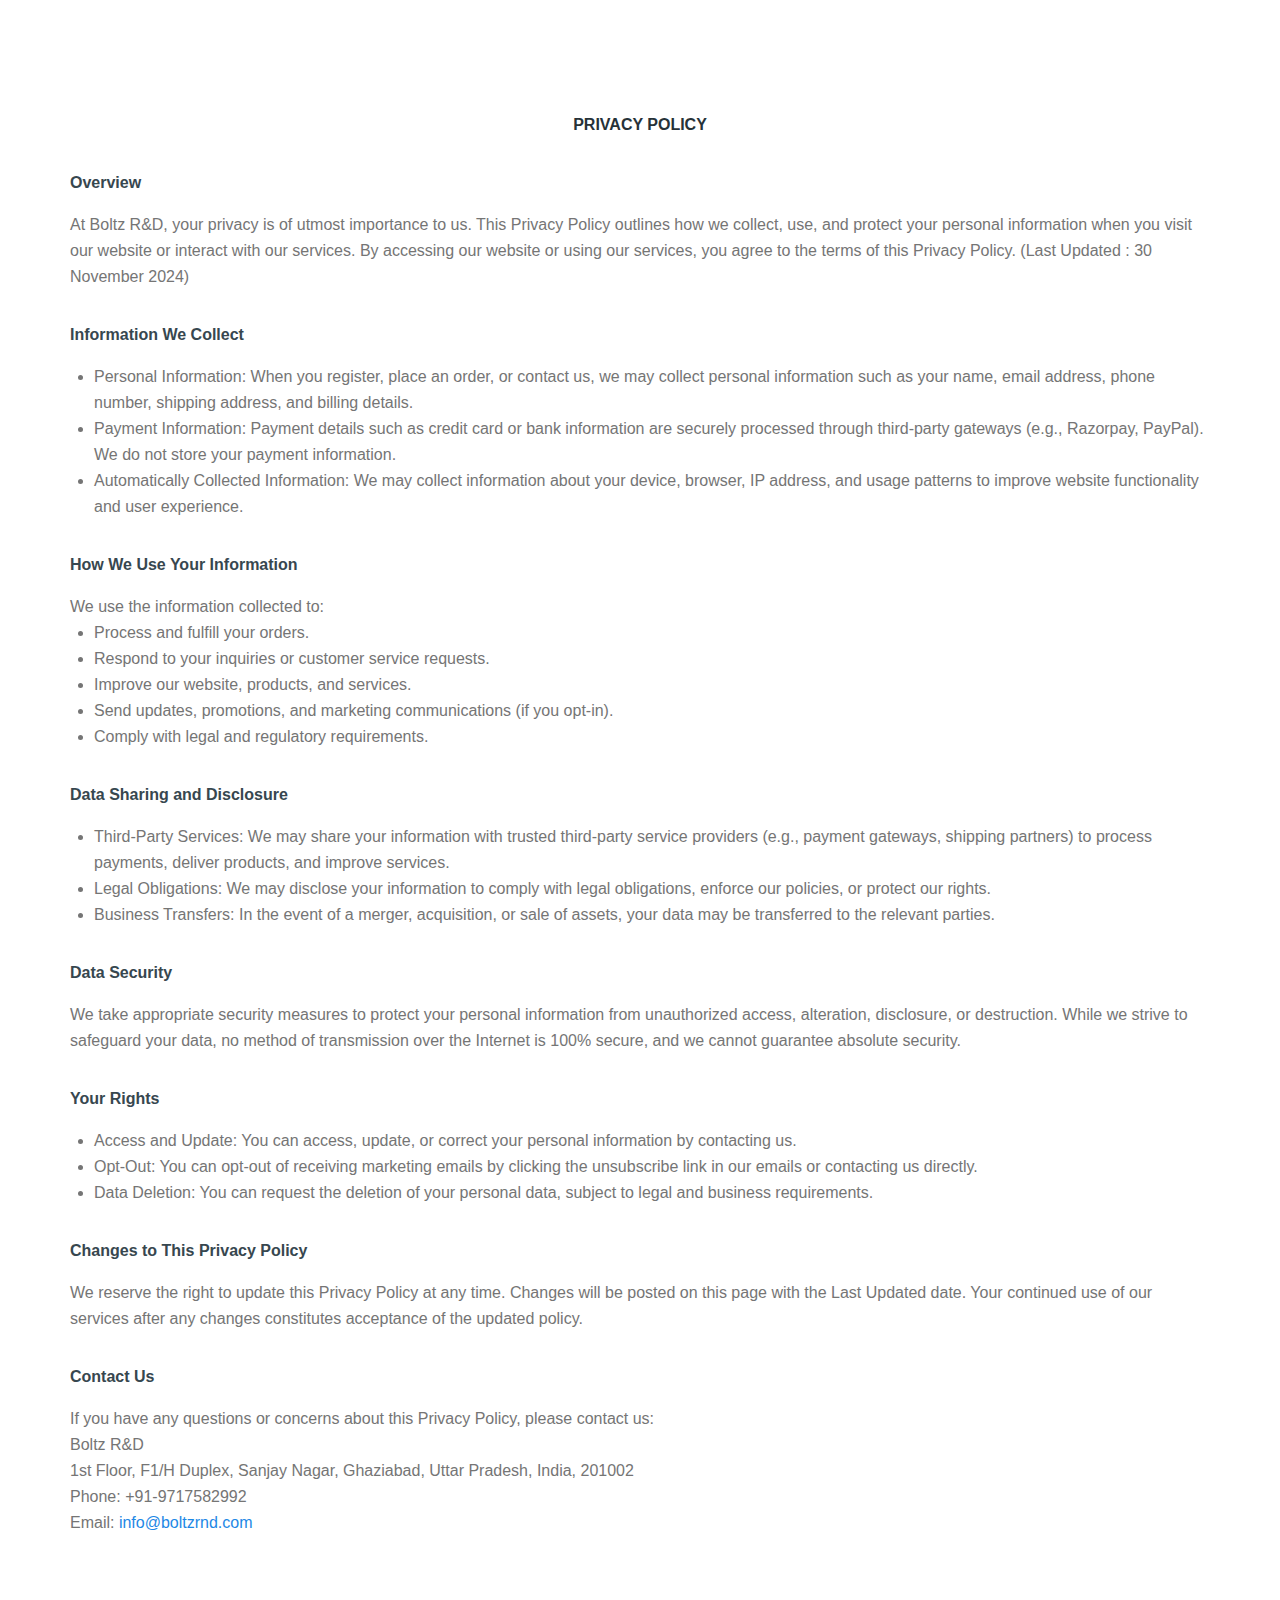
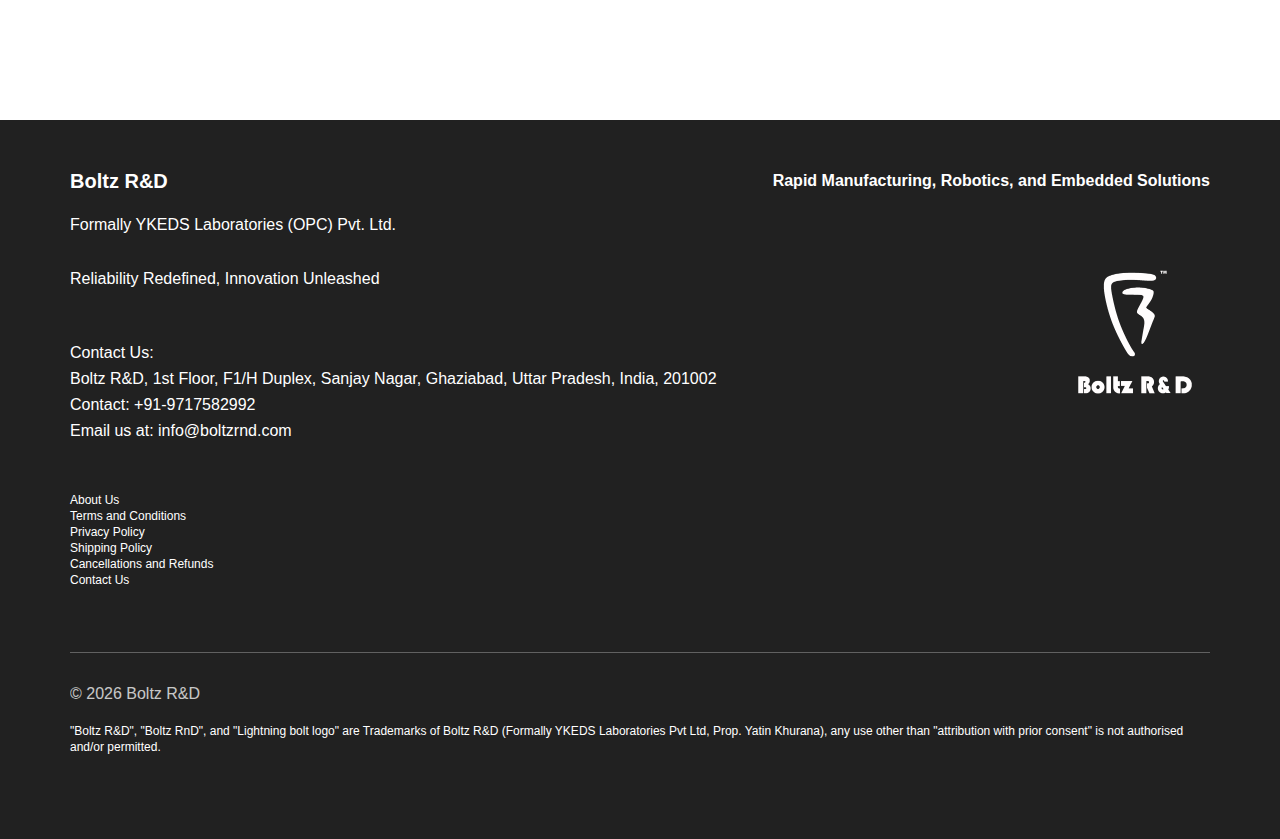
<file: privacy_policy.html>
<!DOCTYPE html><html lang="en"><head><meta charSet="utf-8"/><link rel="stylesheet" href="/_next/static/css/af07e5e01348d559.css" data-precedence="next"/><link rel="preload" as="style" href="https://cdnjs.cloudflare.com/ajax/libs/font-awesome/6.2.1/css/all.min.css" crossorigin="anonymous" integrity="sha512-MV7K8+y+gLIBoVD59lQIYicR65iaqukzvf/nwasF0nqhPay5w/9lJmVM2hMDcnK1OnMGCdVK+iQrJ7lzPJQd1w==" referrerPolicy="no-referrer"/><link rel="shortcut icon" href="/image/boltz_logo.png" type="image/png"/><title>Boltz R&amp;D Privacy Policy</title><meta name="description" content="How Boltz R&amp;D handles your data"/><meta name="viewport" content="width=device-width, initial-scale=1"/><link rel="stylesheet" href="https://cdnjs.cloudflare.com/ajax/libs/font-awesome/6.2.1/css/all.min.css" integrity="sha512-MV7K8+y+gLIBoVD59lQIYicR65iaqukzvf/nwasF0nqhPay5w/9lJmVM2hMDcnK1OnMGCdVK+iQrJ7lzPJQd1w==" crossorigin="anonymous" referrerPolicy="no-referrer"/><script src="/_next/static/chunks/polyfills-c67a75d1b6f99dc8.js" noModule=""></script></head><body class="__className_0455ef"><nav class="block py-4 w-full max-w-full rounded-none px-4 bg-transparent text-white shadow-none fixed top-0 z-50 border-0"><div class="container mx-auto flex items-center justify-between"><a href="https://www.boltzrnd.com" class="block antialiased tracking-normal font-sans text-base font-semibold leading-relaxed text-white">Boltz R&amp;D</a><ul class="ml-10 hidden items-center gap-6 lg:flex text-white"><li><a href="/" class="block antialiased font-sans text-sm leading-normal text-inherit font-medium">SmartPrintCoreH7x: Open Source Mainboard</a></li><li><a href="/NYSM2" class="block antialiased font-sans text-sm leading-normal text-inherit font-medium">NYSM.2: Open Source Modular Stepper Standard</a></li></ul><div class="hidden gap-2 lg:flex lg:items-center"><button class="relative align-middle select-none font-sans font-medium text-center uppercase transition-all disabled:opacity-50 disabled:shadow-none disabled:pointer-events-none w-8 max-w-[32px] h-8 max-h-[32px] rounded-lg text-xs text-white hover:bg-white/10 active:bg-white/30" type="button"><span class="absolute top-1/2 left-1/2 transform -translate-y-1/2 -translate-x-1/2"><a href="https://thingiverse.com/boltzrnd" target="_blank" rel="noopener noreferrer"><i class="fa-solid fa-cube text-base"></i> </a></span></button><button class="relative align-middle select-none font-sans font-medium text-center uppercase transition-all disabled:opacity-50 disabled:shadow-none disabled:pointer-events-none w-8 max-w-[32px] h-8 max-h-[32px] rounded-lg text-xs text-white hover:bg-white/10 active:bg-white/30" type="button"><span class="absolute top-1/2 left-1/2 transform -translate-y-1/2 -translate-x-1/2"><a href="https://github.com/BoltzRnD" target="_blank" rel="noopener noreferrer"><i class="fa-brands fa-github text-base"></i></a></span></button><button class="relative align-middle select-none font-sans font-medium text-center uppercase transition-all disabled:opacity-50 disabled:shadow-none disabled:pointer-events-none w-8 max-w-[32px] h-8 max-h-[32px] rounded-lg text-xs text-white hover:bg-white/10 active:bg-white/30" type="button"><span class="absolute top-1/2 left-1/2 transform -translate-y-1/2 -translate-x-1/2"><a href="https://instagram.com/BoltzRnD" target="_blank" rel="noopener noreferrer"><i class="fa-brands fa-instagram text-base"></i></a></span></button><button class="relative align-middle select-none font-sans font-medium text-center uppercase transition-all disabled:opacity-50 disabled:shadow-none disabled:pointer-events-none w-8 max-w-[32px] h-8 max-h-[32px] rounded-lg text-xs text-white hover:bg-white/10 active:bg-white/30" type="button"><span class="absolute top-1/2 left-1/2 transform -translate-y-1/2 -translate-x-1/2"><a href="https://store.boltzrnd.com" rel="noopener noreferrer"><i class="fa-solid fa-store text-base"></i></a></span></button></div><button class="relative align-middle select-none font-sans font-medium text-center uppercase transition-all disabled:opacity-50 disabled:shadow-none disabled:pointer-events-none w-10 max-w-[40px] h-10 max-h-[40px] rounded-lg text-xs text-white hover:bg-white/10 active:bg-white/30 ml-auto inline-block lg:hidden" type="button"><span class="absolute top-1/2 left-1/2 transform -translate-y-1/2 -translate-x-1/2"><svg xmlns="http://www.w3.org/2000/svg" fill="none" viewBox="0 0 24 24" stroke-width="2" stroke="currentColor" aria-hidden="true" class="h-6 w-6"><path stroke-linecap="round" stroke-linejoin="round" d="M3.75 6.75h16.5M3.75 12h16.5m-16.5 5.25h16.5"></path></svg></span></button></div><div class="block w-full basis-full overflow-hidden" style="height:0px"><div class="container mx-auto mt-4 rounded-lg border-t border-blue-gray-50 bg-white px-6 py-5"><ul class="flex flex-col gap-4 text-blue-gray-900"><li><a href="/" class="block antialiased font-sans text-sm leading-normal text-inherit font-medium">SmartPrintCoreH7x: Open Source Mainboard</a></li><li><a href="/NYSM2" class="block antialiased font-sans text-sm leading-normal text-inherit font-medium">NYSM.2: Open Source Modular Stepper Standard</a></li></ul><div class="mt-4 flex items-center gap-2"><button class="relative align-middle select-none font-sans font-medium text-center uppercase transition-all disabled:opacity-50 disabled:shadow-none disabled:pointer-events-none w-8 max-w-[32px] h-8 max-h-[32px] rounded-lg text-xs text-white hover:bg-white/10 active:bg-white/30" type="button"><span class="absolute top-1/2 left-1/2 transform -translate-y-1/2 -translate-x-1/2"><a href="https://thingiverse.com/boltzrnd" target="_blank" rel="noopener noreferrer"><i class="fa-solid fa-cube text-base"></i> </a></span></button><button class="relative align-middle select-none font-sans font-medium text-center uppercase transition-all disabled:opacity-50 disabled:shadow-none disabled:pointer-events-none w-8 max-w-[32px] h-8 max-h-[32px] rounded-lg text-xs text-white hover:bg-white/10 active:bg-white/30" type="button"><span class="absolute top-1/2 left-1/2 transform -translate-y-1/2 -translate-x-1/2"><a href="https://github.com/BoltzRnD" target="_blank" rel="noopener noreferrer"><i class="fa-brands fa-github text-base"></i></a></span></button><button class="relative align-middle select-none font-sans font-medium text-center uppercase transition-all disabled:opacity-50 disabled:shadow-none disabled:pointer-events-none w-8 max-w-[32px] h-8 max-h-[32px] rounded-lg text-xs text-white hover:bg-white/10 active:bg-white/30" type="button"><span class="absolute top-1/2 left-1/2 transform -translate-y-1/2 -translate-x-1/2"><a href="https://instagram.com/BoltzRnD" target="_blank" rel="noopener noreferrer"><i class="fa-brands fa-instagram text-base"></i></a></span></button></div></div></div></nav><section class="py-28 px-4"><div class="container mx-auto"><p class="block antialiased font-sans text-base leading-relaxed text-blue-gray-900 mb-8 font-bold uppercase text-center">Privacy Policy</p><section class="mb-8"><h6 class="block antialiased tracking-normal font-sans text-base leading-relaxed mb-4 font-semibold text-blue-gray-800">Overview</h6><p class="block antialiased font-sans text-base font-light leading-relaxed text-gray-600">At <strong>Boltz R&amp;D</strong>, your privacy is of utmost importance to us. This Privacy Policy outlines how we collect, use, and protect your personal information when you visit our website or interact with our services. By accessing our website or using our services, you agree to the terms of this Privacy Policy. (Last Updated : 30 November 2024)</p></section><section class="mb-8"><h6 class="block antialiased tracking-normal font-sans text-base leading-relaxed mb-4 font-semibold text-blue-gray-800">Information We Collect</h6><p class="block antialiased font-sans text-base font-light leading-relaxed text-gray-600"><ul class="list-disc pl-6"><li><strong>Personal Information:</strong> When you register, place an order, or contact us, we may collect personal information such as your name, email address, phone number, shipping address, and billing details.</li><li><strong>Payment Information:</strong> Payment details such as credit card or bank information are securely processed through third-party gateways (e.g., Razorpay, PayPal). We do not store your payment information.</li><li><strong>Automatically Collected Information:</strong> We may collect information about your device, browser, IP address, and usage patterns to improve website functionality and user experience.</li></ul></p></section><section class="mb-8"><h6 class="block antialiased tracking-normal font-sans text-base leading-relaxed mb-4 font-semibold text-blue-gray-800">How We Use Your Information</h6><p class="block antialiased font-sans text-base font-light leading-relaxed text-gray-600">We use the information collected to:<ul class="list-disc pl-6"><li>Process and fulfill your orders.</li><li>Respond to your inquiries or customer service requests.</li><li>Improve our website, products, and services.</li><li>Send updates, promotions, and marketing communications (if you opt-in).</li><li>Comply with legal and regulatory requirements.</li></ul></p></section><section class="mb-8"><h6 class="block antialiased tracking-normal font-sans text-base leading-relaxed mb-4 font-semibold text-blue-gray-800">Data Sharing and Disclosure</h6><p class="block antialiased font-sans text-base font-light leading-relaxed text-gray-600"><ul class="list-disc pl-6"><li><strong>Third-Party Services:</strong> We may share your information with trusted third-party service providers (e.g., payment gateways, shipping partners) to process payments, deliver products, and improve services.</li><li><strong>Legal Obligations:</strong> We may disclose your information to comply with legal obligations, enforce our policies, or protect our rights.</li><li><strong>Business Transfers:</strong> In the event of a merger, acquisition, or sale of assets, your data may be transferred to the relevant parties.</li></ul></p></section><section class="mb-8"><h6 class="block antialiased tracking-normal font-sans text-base leading-relaxed mb-4 font-semibold text-blue-gray-800">Data Security</h6><p class="block antialiased font-sans text-base font-light leading-relaxed text-gray-600">We take appropriate security measures to protect your personal information from unauthorized access, alteration, disclosure, or destruction. While we strive to safeguard your data, no method of transmission over the Internet is 100% secure, and we cannot guarantee absolute security.</p></section><section class="mb-8"><h6 class="block antialiased tracking-normal font-sans text-base leading-relaxed mb-4 font-semibold text-blue-gray-800">Your Rights</h6><p class="block antialiased font-sans text-base font-light leading-relaxed text-gray-600"><ul class="list-disc pl-6"><li><strong>Access and Update:</strong> You can access, update, or correct your personal information by contacting us.</li><li><strong>Opt-Out:</strong> You can opt-out of receiving marketing emails by clicking the unsubscribe link in our emails or contacting us directly.</li><li><strong>Data Deletion:</strong> You can request the deletion of your personal data, subject to legal and business requirements.</li></ul></p></section><section class="mb-8"><h6 class="block antialiased tracking-normal font-sans text-base leading-relaxed mb-4 font-semibold text-blue-gray-800">Changes to This Privacy Policy</h6><p class="block antialiased font-sans text-base font-light leading-relaxed text-gray-600">We reserve the right to update this Privacy Policy at any time. Changes will be posted on this page with the Last Updated date. Your continued use of our services after any changes constitutes acceptance of the updated policy.</p></section><section class="mb-8"><h6 class="block antialiased tracking-normal font-sans text-base leading-relaxed mb-4 font-semibold text-blue-gray-800">Contact Us</h6><p class="block antialiased font-sans text-base font-light leading-relaxed text-gray-600">If you have any questions or concerns about this Privacy Policy, please contact us:</p><p class="block antialiased font-sans text-base font-light leading-relaxed text-gray-600"><strong>Boltz R&amp;D</strong></p><p class="block antialiased font-sans text-base font-light leading-relaxed text-gray-600">1st Floor, F1/H Duplex, Sanjay Nagar, Ghaziabad, Uttar Pradesh, India, 201002</p><p class="block antialiased font-sans text-base font-light leading-relaxed text-gray-600"><strong>Phone:</strong> +91-9717582992</p><p class="block antialiased font-sans text-base font-light leading-relaxed text-gray-600"><strong>Email:</strong> <a href="mailto:info@boltzrnd.com" class="text-blue-600">info@boltzrnd.com</a></p></section></div></section><footer class="mt-10 bg-gray-900 px-8 pt-12"><div class="container mx-auto"><div class="flex flex-wrap justify-center gap-8 md:justify-between"><div class="text-center md:text-left"><h5 class="block antialiased tracking-normal font-sans text-xl font-semibold leading-snug text-white mb-4">Boltz R&amp;D</h5><p class="block antialiased text-base font-light leading-relaxed text-white mb-7 font-small">Formally YKEDS Laboratories (OPC) Pvt. Ltd.</p><p class="block antialiased font-sans text-base leading-relaxed text-white mb-12 font-normal">Reliability Redefined, Innovation Unleashed</p><p class="block antialiased font-sans text-base leading-relaxed text-white mb-12 font-normal">Contact Us: <br/>Boltz R&amp;D, 1st Floor, F1/H Duplex, Sanjay Nagar, Ghaziabad, Uttar Pradesh, India, 201002 <br/>Contact: +91-9717582992 <br/>Email us at: info@boltzrnd.com <br/></p><a href="/AboutUs" rel="noopener noreferrer"><p class="block antialiased font-sans font-light text-white text-xs">About Us</p></a><a href="/terms_and_conditions" rel="noopener noreferrer"><p class="block antialiased font-sans font-light text-white text-xs">Terms and Conditions</p></a><a href="/privacy_policy" rel="noopener noreferrer"><p class="block antialiased font-sans font-light text-white text-xs">Privacy Policy</p></a><a href="/shipping_policy" rel="noopener noreferrer"><p class="block antialiased font-sans font-light text-white text-xs">Shipping Policy</p></a><a href="/cancellations_and_refunds" rel="noopener noreferrer"><p class="block antialiased font-sans font-light text-white text-xs">Cancellations and Refunds</p></a><a href="/contact_us" rel="noopener noreferrer"><p class="block antialiased font-sans font-light text-white text-xs">Contact Us</p></a><ul class="flex flex-wrap items-center justify-center md:justify-start"></ul></div><div class="mt-8 w-full md:mt-0 md:w-auto"><h6 class="block antialiased tracking-normal font-sans text-base font-semibold leading-relaxed text-white mb-3">Rapid Manufacturing, Robotics, and Embedded Solutions</h6><img alt="" loading="lazy" width="150" height="200" decoding="async" data-nimg="1" class="ml-auto mt-11" style="color:transparent" src="/image/boltz_logo.png"/></div></div><div class="mt-16 flex flex-wrap items-center justify-center gap-y-4 gap-x-8 border-t border-gray-700 py-7 md:justify-between"><p class="block antialiased font-sans text-base leading-relaxed text-white text-center font-normal opacity-75">© <!-- -->2025<!-- --> <!-- --> <!-- -->Boltz R&amp;D</p><p class="block antialiased font-sans font-light text-white text-xs">&quot;Boltz R&amp;D&quot;, &quot;Boltz RnD&quot;, and &quot;Lightning bolt logo&quot; are Trademarks of Boltz R&amp;D (Formally YKEDS Laboratories Pvt Ltd, Prop. Yatin Khurana), any use other than &quot;attribution with prior consent&quot; is not authorised and/or permitted.</p><div class="flex gap-2"><a href="https://linkedin.com/company/boltzrnd" target="_blank" rel="noopener noreferrer"><button class="relative align-middle select-none font-sans font-medium text-center uppercase transition-all disabled:opacity-50 disabled:shadow-none disabled:pointer-events-none w-10 max-w-[40px] h-10 max-h-[40px] rounded-lg text-xs text-white hover:bg-white/10 active:bg-white/30" type="button"><span class="absolute top-1/2 left-1/2 transform -translate-y-1/2 -translate-x-1/2"><i class="fa-brands fa-linkedin text-2xl not-italic opacity-75"></i></span></button></a><a href="https://thingiverse.com/boltzrnd" target="_blank" rel="noopener noreferrer"><button class="relative align-middle select-none font-sans font-medium text-center uppercase transition-all disabled:opacity-50 disabled:shadow-none disabled:pointer-events-none w-10 max-w-[40px] h-10 max-h-[40px] rounded-lg text-xs text-white hover:bg-white/10 active:bg-white/30" type="button"><span class="absolute top-1/2 left-1/2 transform -translate-y-1/2 -translate-x-1/2"><i class="fa-solid fa-cube text-2xl not-italic opacity-75"></i></span></button></a><a href="https://github.com/boltzrnd" target="_blank" rel="noopener noreferrer"><button class="relative align-middle select-none font-sans font-medium text-center uppercase transition-all disabled:opacity-50 disabled:shadow-none disabled:pointer-events-none w-10 max-w-[40px] h-10 max-h-[40px] rounded-lg text-xs text-white hover:bg-white/10 active:bg-white/30" type="button"><span class="absolute top-1/2 left-1/2 transform -translate-y-1/2 -translate-x-1/2"><i class="fa-brands fa-github text-2xl not-italic opacity-75"></i></span></button></a><a href="https://discord.gg/xWGaHd83Hs" target="_blank" rel="noopener noreferrer"><button class="relative align-middle select-none font-sans font-medium text-center uppercase transition-all disabled:opacity-50 disabled:shadow-none disabled:pointer-events-none w-10 max-w-[40px] h-10 max-h-[40px] rounded-lg text-xs text-white hover:bg-white/10 active:bg-white/30" type="button"><span class="absolute top-1/2 left-1/2 transform -translate-y-1/2 -translate-x-1/2"><i class="fa-brands fa-discord text-2xl not-italic opacity-75"></i></span></button></a></div></div></div></footer><script src="/_next/static/chunks/webpack-4572d94b23b250ac.js" async=""></script><script src="/_next/static/chunks/2443530c-7446f75e54721e38.js" async=""></script><script src="/_next/static/chunks/139-eb8f18ee96eb51cc.js" async=""></script><script src="/_next/static/chunks/main-app-4afc9329c5b17768.js" async=""></script></body></html><script>(self.__next_f=self.__next_f||[]).push([0])</script><script>self.__next_f.push([1,"1:HL[\"/_next/static/css/af07e5e01348d559.css\",{\"as\":\"style\"}]\n0:\"$L2\"\n"])</script><script>self.__next_f.push([1,"3:I{\"id\":\"7858\",\"chunks\":[\"272:static/chunks/webpack-4572d94b23b250ac.js\",\"667:static/chunks/2443530c-7446f75e54721e38.js\",\"139:static/chunks/139-eb8f18ee96eb51cc.js\"],\"name\":\"\",\"async\":false}\n5:I{\"id\":\"3055\",\"chunks\":[\"272:static/chunks/webpack-4572d94b23b250ac.js\",\"667:static/chunks/2443530c-7446f75e54721e38.js\",\"139:static/chunks/139-eb8f18ee96eb51cc.js\"],\"name\":\"\",\"async\":false}\n6:I{\"id\":\"8707\",\"chunks\":[\"169:static/chunks/9405aa4c-6f07b47264303f4e.js\",\"97:static/chunks/97-79cb3c937bb81858.js\",\"707:stat"])</script><script>self.__next_f.push([1,"ic/chunks/707-e56a212b459a5e7b.js\",\"630:static/chunks/app/terms_and_conditions/page-804cbf4978c739fb.js\"],\"name\":\"Layout\",\"async\":false}\n7:I{\"id\":\"9544\",\"chunks\":[\"272:static/chunks/webpack-4572d94b23b250ac.js\",\"667:static/chunks/2443530c-7446f75e54721e38.js\",\"139:static/chunks/139-eb8f18ee96eb51cc.js\"],\"name\":\"\",\"async\":false}\n8:I{\"id\":\"99\",\"chunks\":[\"272:static/chunks/webpack-4572d94b23b250ac.js\",\"667:static/chunks/2443530c-7446f75e54721e38.js\",\"139:static/chunks/139-eb8f18ee96eb51cc.js\"],\"name\":\"\",\"async"])</script><script>self.__next_f.push([1,"\":false}\n9:I{\"id\":\"8707\",\"chunks\":[\"169:static/chunks/9405aa4c-6f07b47264303f4e.js\",\"97:static/chunks/97-79cb3c937bb81858.js\",\"707:static/chunks/707-e56a212b459a5e7b.js\",\"630:static/chunks/app/terms_and_conditions/page-804cbf4978c739fb.js\"],\"name\":\"Navbar\",\"async\":false}\na:I{\"id\":\"890\",\"chunks\":[\"169:static/chunks/9405aa4c-6f07b47264303f4e.js\",\"97:static/chunks/97-79cb3c937bb81858.js\",\"707:static/chunks/707-e56a212b459a5e7b.js\",\"218:static/chunks/app/privacy_policy/page-74db3c08185e534d.js\"],\"name\":\"\",\"asyn"])</script><script>self.__next_f.push([1,"c\":false}\nb:I{\"id\":\"8707\",\"chunks\":[\"169:static/chunks/9405aa4c-6f07b47264303f4e.js\",\"97:static/chunks/97-79cb3c937bb81858.js\",\"707:static/chunks/707-e56a212b459a5e7b.js\",\"630:static/chunks/app/terms_and_conditions/page-804cbf4978c739fb.js\"],\"name\":\"Footer\",\"async\":false}\n"])</script><script>self.__next_f.push([1,"2:[[[\"$\",\"link\",\"0\",{\"rel\":\"stylesheet\",\"href\":\"/_next/static/css/af07e5e01348d559.css\",\"precedence\":\"next\"}]],[\"$\",\"$L3\",null,{\"assetPrefix\":\"\",\"initialCanonicalUrl\":\"/privacy_policy\",\"initialTree\":[\"\",{\"children\":[\"privacy_policy\",{\"children\":[\"__PAGE__\",{}]}]},\"$undefined\",\"$undefined\",true],\"initialHead\":[\"$L4\",null],\"globalErrorComponent\":\"$5\",\"notFound\":[\"$\",\"html\",null,{\"lang\":\"en\",\"children\":[[\"$\",\"head\",null,{\"children\":[[\"$\",\"link\",null,{\"rel\":\"stylesheet\",\"href\":\"https://cdnjs.cloudflare.com/ajax/libs/font-awesome/6.2.1/css/all.min.css\",\"integrity\":\"sha512-MV7K8+y+gLIBoVD59lQIYicR65iaqukzvf/nwasF0nqhPay5w/9lJmVM2hMDcnK1OnMGCdVK+iQrJ7lzPJQd1w==\",\"crossOrigin\":\"anonymous\",\"referrerPolicy\":\"no-referrer\"}],[\"$\",\"link\",null,{\"rel\":\"shortcut icon\",\"href\":\"/image/boltz_logo.png\",\"type\":\"image/png\"}]]}],[\"$\",\"body\",null,{\"className\":\"__className_0455ef\",\"children\":[\"$\",\"$L6\",null,{\"children\":[\"$undefined\",[[\"$\",\"title\",null,{\"children\":\"404: This page could not be found.\"}],[\"$\",\"div\",null,{\"style\":{\"fontFamily\":\"system-ui,\\\"Segoe UI\\\",Roboto,Helvetica,Arial,sans-serif,\\\"Apple Color Emoji\\\",\\\"Segoe UI Emoji\\\"\",\"height\":\"100vh\",\"textAlign\":\"center\",\"display\":\"flex\",\"flexDirection\":\"column\",\"alignItems\":\"center\",\"justifyContent\":\"center\"},\"children\":[\"$\",\"div\",null,{\"children\":[[\"$\",\"style\",null,{\"dangerouslySetInnerHTML\":{\"__html\":\"body{color:#000;background:#fff;margin:0}.next-error-h1{border-right:1px solid rgba(0,0,0,.3)}@media (prefers-color-scheme:dark){body{color:#fff;background:#000}.next-error-h1{border-right:1px solid rgba(255,255,255,.3)}}\"}}],[\"$\",\"h1\",null,{\"className\":\"next-error-h1\",\"style\":{\"display\":\"inline-block\",\"margin\":\"0 20px 0 0\",\"padding\":\"0 23px 0 0\",\"fontSize\":24,\"fontWeight\":500,\"verticalAlign\":\"top\",\"lineHeight\":\"49px\"},\"children\":\"404\"}],[\"$\",\"div\",null,{\"style\":{\"display\":\"inline-block\"},\"children\":[\"$\",\"h2\",null,{\"style\":{\"fontSize\":14,\"fontWeight\":400,\"lineHeight\":\"49px\",\"margin\":0},\"children\":\"This page could not be found.\"}]}]]}]}]]]}]}]]}],\"asNotFound\":false,\"children\":[[\"$\",\"html\",null,{\"lang\":\"en\",\"children\":[[\"$\",\"head\",null,{\"children\":[[\"$\",\"link\",null,{\"rel\":\"stylesheet\",\"href\":\"https://cdnjs.cloudflare.com/ajax/libs/font-awesome/6.2.1/css/all.min.css\",\"integrity\":\"sha512-MV7K8+y+gLIBoVD59lQIYicR65iaqukzvf/nwasF0nqhPay5w/9lJmVM2hMDcnK1OnMGCdVK+iQrJ7lzPJQd1w==\",\"crossOrigin\":\"anonymous\",\"referrerPolicy\":\"no-referrer\"}],[\"$\",\"link\",null,{\"rel\":\"shortcut icon\",\"href\":\"/image/boltz_logo.png\",\"type\":\"image/png\"}]]}],[\"$\",\"body\",null,{\"className\":\"__className_0455ef\",\"children\":[\"$\",\"$L6\",null,{\"children\":[\"$\",\"$L7\",null,{\"parallelRouterKey\":\"children\",\"segmentPath\":[\"children\"],\"error\":\"$undefined\",\"errorStyles\":\"$undefined\",\"loading\":\"$undefined\",\"loadingStyles\":\"$undefined\",\"hasLoading\":false,\"template\":[\"$\",\"$L8\",null,{}],\"templateStyles\":\"$undefined\",\"notFound\":\"$undefined\",\"notFoundStyles\":\"$undefined\",\"asNotFound\":false,\"childProp\":{\"current\":[\"$\",\"$L7\",null,{\"parallelRouterKey\":\"children\",\"segmentPath\":[\"children\",\"privacy_policy\",\"children\"],\"error\":\"$undefined\",\"errorStyles\":\"$undefined\",\"loading\":\"$undefined\",\"loadingStyles\":\"$undefined\",\"hasLoading\":false,\"template\":[\"$\",\"$L8\",null,{}],\"templateStyles\":\"$undefined\",\"notFound\":\"$undefined\",\"notFoundStyles\":\"$undefined\",\"asNotFound\":false,\"childProp\":{\"current\":[[[\"$\",\"$L9\",null,{}],[\"$\",\"$La\",null,{}],[\"$\",\"$Lb\",null,{}]],null],\"segment\":\"__PAGE__\"},\"styles\":[]}],\"segment\":\"privacy_policy\"},\"styles\":[]}]}]}]]}],null]}]]\n"])</script><script>self.__next_f.push([1,"4:[[[\"$\",\"meta\",null,{\"charSet\":\"utf-8\"}],[\"$\",\"title\",null,{\"children\":\"Boltz R\u0026D Privacy Policy\"}],[\"$\",\"meta\",null,{\"name\":\"description\",\"content\":\"How Boltz R\u0026D handles your data\"}],null,null,null,null,null,null,null,null,[\"$\",\"meta\",null,{\"name\":\"viewport\",\"content\":\"width=device-width, initial-scale=1\"}],null,null,null,null,null,null,null,null,null,null,[]],[null,null,null,null],null,null,[null,null,null,null,null],null,null,null,null,null]\n"])</script>
</file>
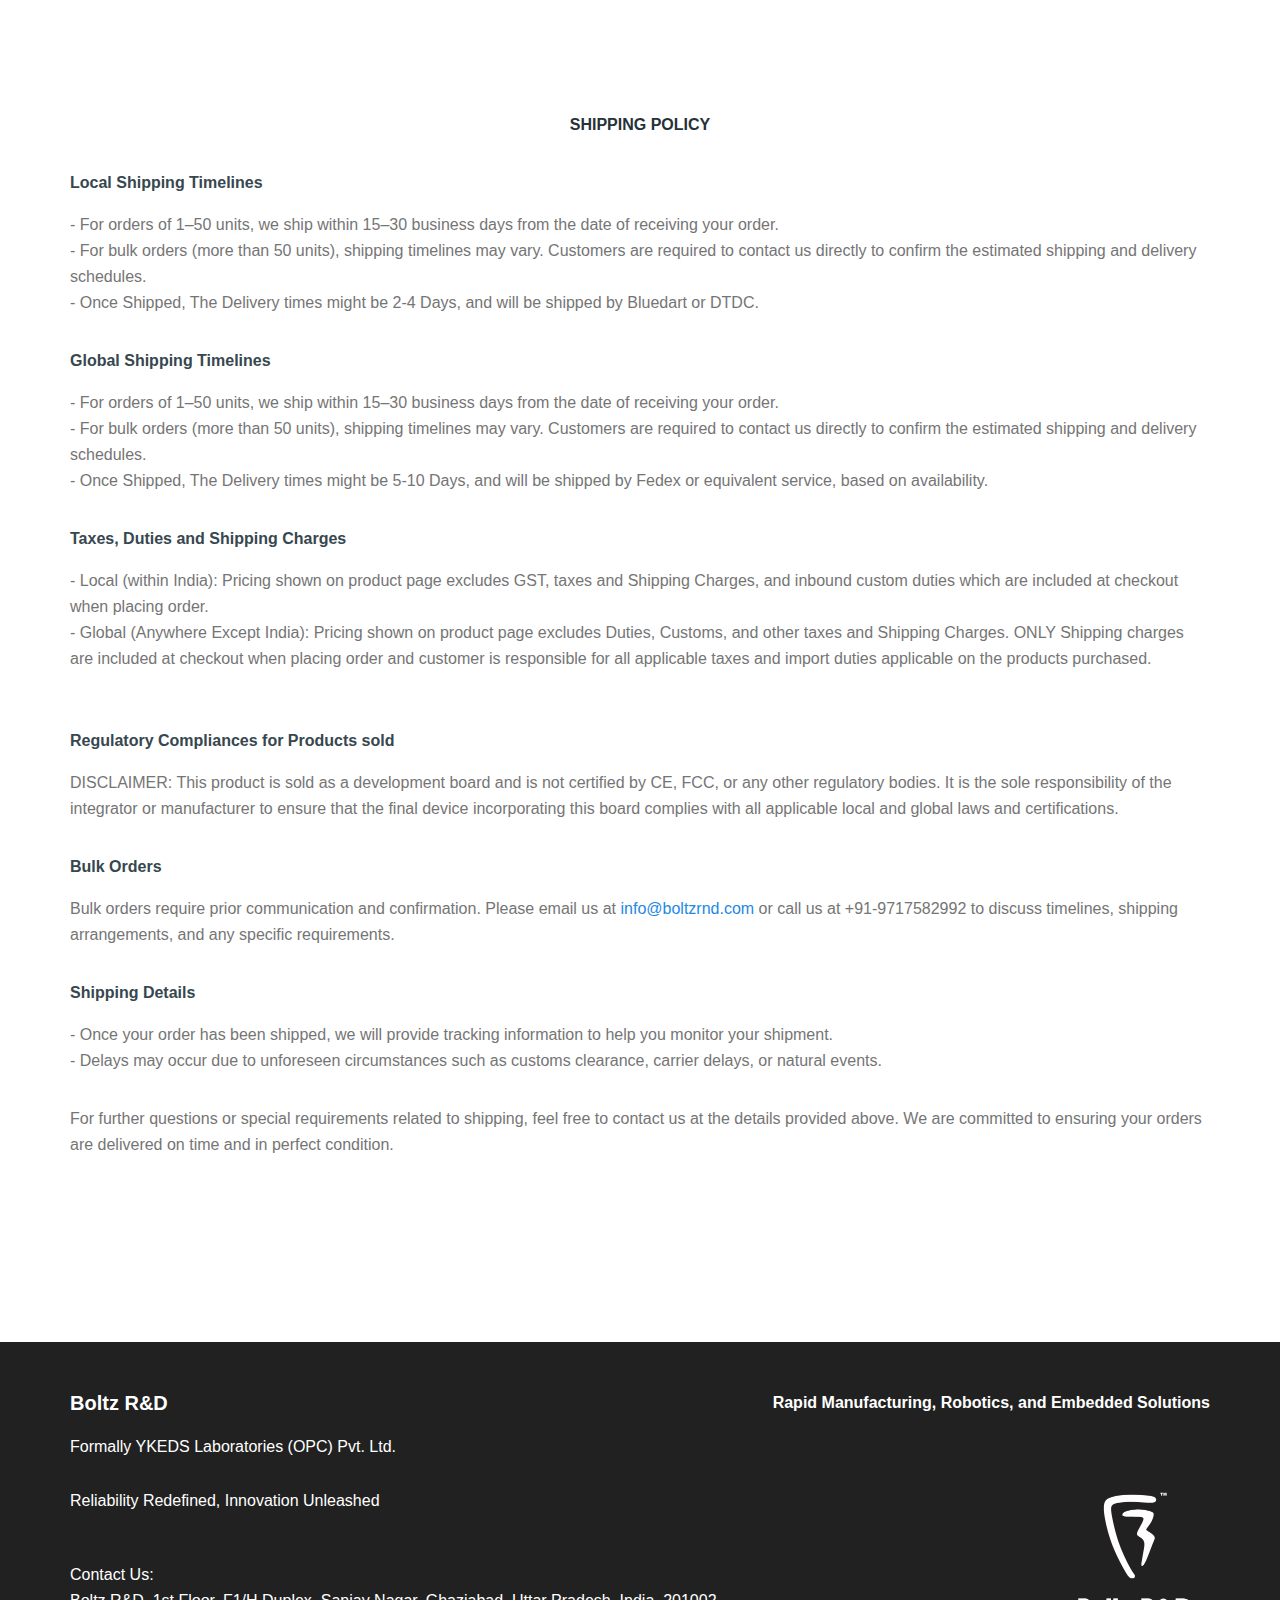
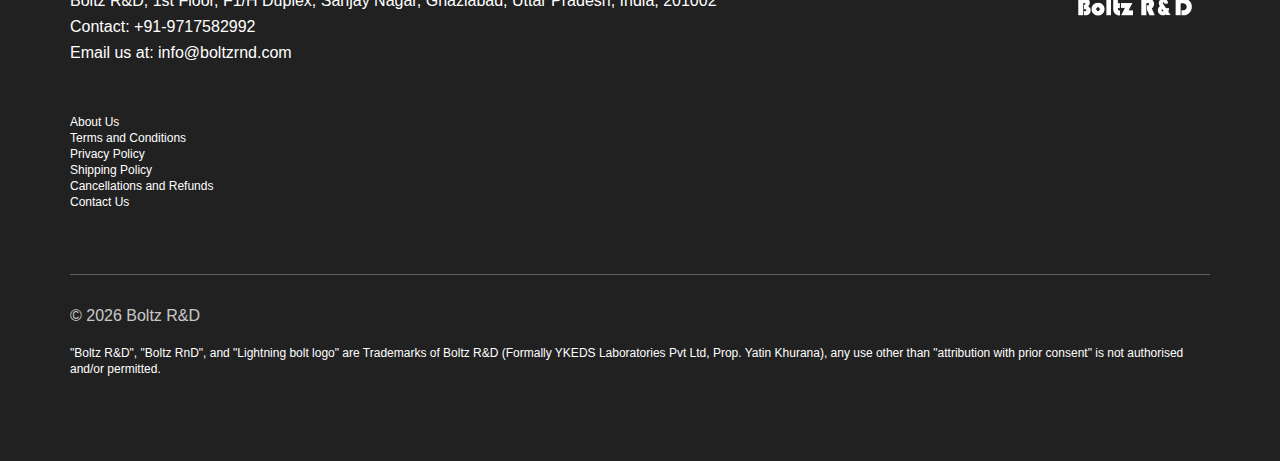
<file: shipping_policy.html>
<!DOCTYPE html><html lang="en"><head><meta charSet="utf-8"/><link rel="stylesheet" href="/_next/static/css/af07e5e01348d559.css" data-precedence="next"/><link rel="preload" as="style" href="https://cdnjs.cloudflare.com/ajax/libs/font-awesome/6.2.1/css/all.min.css" crossorigin="anonymous" integrity="sha512-MV7K8+y+gLIBoVD59lQIYicR65iaqukzvf/nwasF0nqhPay5w/9lJmVM2hMDcnK1OnMGCdVK+iQrJ7lzPJQd1w==" referrerPolicy="no-referrer"/><link rel="shortcut icon" href="/image/boltz_logo.png" type="image/png"/><title>Boltz R&amp;D Shipping</title><meta name="description" content="Shipping Timelines and Policy for products from boltz r&amp;d"/><meta name="viewport" content="width=device-width, initial-scale=1"/><link rel="stylesheet" href="https://cdnjs.cloudflare.com/ajax/libs/font-awesome/6.2.1/css/all.min.css" integrity="sha512-MV7K8+y+gLIBoVD59lQIYicR65iaqukzvf/nwasF0nqhPay5w/9lJmVM2hMDcnK1OnMGCdVK+iQrJ7lzPJQd1w==" crossorigin="anonymous" referrerPolicy="no-referrer"/><script src="/_next/static/chunks/polyfills-c67a75d1b6f99dc8.js" noModule=""></script></head><body class="__className_0455ef"><nav class="block py-4 w-full max-w-full rounded-none px-4 bg-transparent text-white shadow-none fixed top-0 z-50 border-0"><div class="container mx-auto flex items-center justify-between"><a href="https://www.boltzrnd.com" class="block antialiased tracking-normal font-sans text-base font-semibold leading-relaxed text-white">Boltz R&amp;D</a><ul class="ml-10 hidden items-center gap-6 lg:flex text-white"><li><a href="/" class="block antialiased font-sans text-sm leading-normal text-inherit font-medium">SmartPrintCoreH7x: Open Source Mainboard</a></li><li><a href="/NYSM2" class="block antialiased font-sans text-sm leading-normal text-inherit font-medium">NYSM.2: Open Source Modular Stepper Standard</a></li></ul><div class="hidden gap-2 lg:flex lg:items-center"><button class="relative align-middle select-none font-sans font-medium text-center uppercase transition-all disabled:opacity-50 disabled:shadow-none disabled:pointer-events-none w-8 max-w-[32px] h-8 max-h-[32px] rounded-lg text-xs text-white hover:bg-white/10 active:bg-white/30" type="button"><span class="absolute top-1/2 left-1/2 transform -translate-y-1/2 -translate-x-1/2"><a href="https://thingiverse.com/boltzrnd" target="_blank" rel="noopener noreferrer"><i class="fa-solid fa-cube text-base"></i> </a></span></button><button class="relative align-middle select-none font-sans font-medium text-center uppercase transition-all disabled:opacity-50 disabled:shadow-none disabled:pointer-events-none w-8 max-w-[32px] h-8 max-h-[32px] rounded-lg text-xs text-white hover:bg-white/10 active:bg-white/30" type="button"><span class="absolute top-1/2 left-1/2 transform -translate-y-1/2 -translate-x-1/2"><a href="https://github.com/BoltzRnD" target="_blank" rel="noopener noreferrer"><i class="fa-brands fa-github text-base"></i></a></span></button><button class="relative align-middle select-none font-sans font-medium text-center uppercase transition-all disabled:opacity-50 disabled:shadow-none disabled:pointer-events-none w-8 max-w-[32px] h-8 max-h-[32px] rounded-lg text-xs text-white hover:bg-white/10 active:bg-white/30" type="button"><span class="absolute top-1/2 left-1/2 transform -translate-y-1/2 -translate-x-1/2"><a href="https://instagram.com/BoltzRnD" target="_blank" rel="noopener noreferrer"><i class="fa-brands fa-instagram text-base"></i></a></span></button><button class="relative align-middle select-none font-sans font-medium text-center uppercase transition-all disabled:opacity-50 disabled:shadow-none disabled:pointer-events-none w-8 max-w-[32px] h-8 max-h-[32px] rounded-lg text-xs text-white hover:bg-white/10 active:bg-white/30" type="button"><span class="absolute top-1/2 left-1/2 transform -translate-y-1/2 -translate-x-1/2"><a href="https://store.boltzrnd.com" rel="noopener noreferrer"><i class="fa-solid fa-store text-base"></i></a></span></button></div><button class="relative align-middle select-none font-sans font-medium text-center uppercase transition-all disabled:opacity-50 disabled:shadow-none disabled:pointer-events-none w-10 max-w-[40px] h-10 max-h-[40px] rounded-lg text-xs text-white hover:bg-white/10 active:bg-white/30 ml-auto inline-block lg:hidden" type="button"><span class="absolute top-1/2 left-1/2 transform -translate-y-1/2 -translate-x-1/2"><svg xmlns="http://www.w3.org/2000/svg" fill="none" viewBox="0 0 24 24" stroke-width="2" stroke="currentColor" aria-hidden="true" class="h-6 w-6"><path stroke-linecap="round" stroke-linejoin="round" d="M3.75 6.75h16.5M3.75 12h16.5m-16.5 5.25h16.5"></path></svg></span></button></div><div class="block w-full basis-full overflow-hidden" style="height:0px"><div class="container mx-auto mt-4 rounded-lg border-t border-blue-gray-50 bg-white px-6 py-5"><ul class="flex flex-col gap-4 text-blue-gray-900"><li><a href="/" class="block antialiased font-sans text-sm leading-normal text-inherit font-medium">SmartPrintCoreH7x: Open Source Mainboard</a></li><li><a href="/NYSM2" class="block antialiased font-sans text-sm leading-normal text-inherit font-medium">NYSM.2: Open Source Modular Stepper Standard</a></li></ul><div class="mt-4 flex items-center gap-2"><button class="relative align-middle select-none font-sans font-medium text-center uppercase transition-all disabled:opacity-50 disabled:shadow-none disabled:pointer-events-none w-8 max-w-[32px] h-8 max-h-[32px] rounded-lg text-xs text-white hover:bg-white/10 active:bg-white/30" type="button"><span class="absolute top-1/2 left-1/2 transform -translate-y-1/2 -translate-x-1/2"><a href="https://thingiverse.com/boltzrnd" target="_blank" rel="noopener noreferrer"><i class="fa-solid fa-cube text-base"></i> </a></span></button><button class="relative align-middle select-none font-sans font-medium text-center uppercase transition-all disabled:opacity-50 disabled:shadow-none disabled:pointer-events-none w-8 max-w-[32px] h-8 max-h-[32px] rounded-lg text-xs text-white hover:bg-white/10 active:bg-white/30" type="button"><span class="absolute top-1/2 left-1/2 transform -translate-y-1/2 -translate-x-1/2"><a href="https://github.com/BoltzRnD" target="_blank" rel="noopener noreferrer"><i class="fa-brands fa-github text-base"></i></a></span></button><button class="relative align-middle select-none font-sans font-medium text-center uppercase transition-all disabled:opacity-50 disabled:shadow-none disabled:pointer-events-none w-8 max-w-[32px] h-8 max-h-[32px] rounded-lg text-xs text-white hover:bg-white/10 active:bg-white/30" type="button"><span class="absolute top-1/2 left-1/2 transform -translate-y-1/2 -translate-x-1/2"><a href="https://instagram.com/BoltzRnD" target="_blank" rel="noopener noreferrer"><i class="fa-brands fa-instagram text-base"></i></a></span></button></div></div></div></nav><section class="py-28 px-4"><div class="container mx-auto"><p class="block antialiased font-sans text-base leading-relaxed text-blue-gray-900 mb-8 font-bold uppercase text-center">Shipping Policy</p><section class="mb-8"><h6 class="block antialiased tracking-normal font-sans text-base leading-relaxed mb-4 font-semibold text-blue-gray-800">Local Shipping Timelines</h6><p class="block antialiased font-sans text-base font-light leading-relaxed text-gray-600">- For orders of <strong>1–50 units</strong>, we ship within <strong>15–30 business days</strong> from the date of receiving your order.</p><p class="block antialiased font-sans text-base font-light leading-relaxed text-gray-600">- For <strong>bulk orders (more than 50 units)</strong>, shipping timelines may vary. Customers are required to contact us directly to confirm the estimated shipping and delivery schedules.</p><p class="block antialiased font-sans text-base font-light leading-relaxed text-gray-600">- Once Shipped, The Delivery times might be 2-4 Days, and will be shipped by Bluedart or DTDC.</p></section><section class="mb-8"><h6 class="block antialiased tracking-normal font-sans text-base leading-relaxed mb-4 font-semibold text-blue-gray-800">Global Shipping Timelines</h6><p class="block antialiased font-sans text-base font-light leading-relaxed text-gray-600">- For orders of <strong>1–50 units</strong>, we ship within <strong>15–30 business days</strong> from the date of receiving your order.</p><p class="block antialiased font-sans text-base font-light leading-relaxed text-gray-600">- For <strong>bulk orders (more than 50 units)</strong>, shipping timelines may vary. Customers are required to contact us directly to confirm the estimated shipping and delivery schedules.</p><p class="block antialiased font-sans text-base font-light leading-relaxed text-gray-600">- Once Shipped, The Delivery times might be 5-10 Days, and will be shipped by Fedex or equivalent service, based on availability.</p></section><section class="mb-8"><h6 class="block antialiased tracking-normal font-sans text-base leading-relaxed mb-4 font-semibold text-blue-gray-800">Taxes, Duties and Shipping Charges</h6><p class="block antialiased font-sans text-base font-light leading-relaxed text-gray-600">- Local (within India): Pricing shown on product page excludes GST, taxes and Shipping Charges, and inbound custom duties which are included at checkout when placing order.</p><p class="block antialiased font-sans text-base font-light leading-relaxed text-gray-600">- Global (Anywhere Except India): Pricing shown on product page excludes Duties, Customs, and other taxes and Shipping Charges. ONLY Shipping charges are included at checkout when placing order and customer is responsible for all applicable taxes and import duties applicable on the products purchased.</p><br/></section><section class="mb-8"><h6 class="block antialiased tracking-normal font-sans text-base leading-relaxed mb-4 font-semibold text-blue-gray-800">Regulatory Compliances for Products sold</h6><p class="block antialiased font-sans text-base font-light leading-relaxed text-gray-600">DISCLAIMER: This product is sold as a development board and is not certified by CE, FCC, or any other regulatory bodies. It is the sole responsibility of the integrator or manufacturer to ensure that the final device incorporating this board complies with all applicable local and global laws and certifications.</p></section><section class="mb-8"><h6 class="block antialiased tracking-normal font-sans text-base leading-relaxed mb-4 font-semibold text-blue-gray-800">Bulk Orders</h6><p class="block antialiased font-sans text-base font-light leading-relaxed text-gray-600">Bulk orders require prior communication and confirmation. Please email us at<!-- --> <a href="mailto:info@boltzrnd.com" class="text-blue-600">info@boltzrnd.com</a> <!-- -->or call us at <strong>+91-9717582992</strong> to discuss timelines, shipping arrangements, and any specific requirements.</p></section><section class="mb-8"><h6 class="block antialiased tracking-normal font-sans text-base leading-relaxed mb-4 font-semibold text-blue-gray-800">Shipping Details</h6><p class="block antialiased font-sans text-base font-light leading-relaxed text-gray-600">- Once your order has been shipped, we will provide tracking information to help you monitor your shipment.</p><p class="block antialiased font-sans text-base font-light leading-relaxed text-gray-600">- Delays may occur due to unforeseen circumstances such as customs clearance, carrier delays, or natural events.</p></section><section class="mb-8"><p class="block antialiased font-sans text-base font-light leading-relaxed text-gray-600">For further questions or special requirements related to shipping, feel free to contact us at the details provided above. We are committed to ensuring your orders are delivered on time and in perfect condition.</p></section></div></section><footer class="mt-10 bg-gray-900 px-8 pt-12"><div class="container mx-auto"><div class="flex flex-wrap justify-center gap-8 md:justify-between"><div class="text-center md:text-left"><h5 class="block antialiased tracking-normal font-sans text-xl font-semibold leading-snug text-white mb-4">Boltz R&amp;D</h5><p class="block antialiased text-base font-light leading-relaxed text-white mb-7 font-small">Formally YKEDS Laboratories (OPC) Pvt. Ltd.</p><p class="block antialiased font-sans text-base leading-relaxed text-white mb-12 font-normal">Reliability Redefined, Innovation Unleashed</p><p class="block antialiased font-sans text-base leading-relaxed text-white mb-12 font-normal">Contact Us: <br/>Boltz R&amp;D, 1st Floor, F1/H Duplex, Sanjay Nagar, Ghaziabad, Uttar Pradesh, India, 201002 <br/>Contact: +91-9717582992 <br/>Email us at: info@boltzrnd.com <br/></p><a href="/AboutUs" rel="noopener noreferrer"><p class="block antialiased font-sans font-light text-white text-xs">About Us</p></a><a href="/terms_and_conditions" rel="noopener noreferrer"><p class="block antialiased font-sans font-light text-white text-xs">Terms and Conditions</p></a><a href="/privacy_policy" rel="noopener noreferrer"><p class="block antialiased font-sans font-light text-white text-xs">Privacy Policy</p></a><a href="/shipping_policy" rel="noopener noreferrer"><p class="block antialiased font-sans font-light text-white text-xs">Shipping Policy</p></a><a href="/cancellations_and_refunds" rel="noopener noreferrer"><p class="block antialiased font-sans font-light text-white text-xs">Cancellations and Refunds</p></a><a href="/contact_us" rel="noopener noreferrer"><p class="block antialiased font-sans font-light text-white text-xs">Contact Us</p></a><ul class="flex flex-wrap items-center justify-center md:justify-start"></ul></div><div class="mt-8 w-full md:mt-0 md:w-auto"><h6 class="block antialiased tracking-normal font-sans text-base font-semibold leading-relaxed text-white mb-3">Rapid Manufacturing, Robotics, and Embedded Solutions</h6><img alt="" loading="lazy" width="150" height="200" decoding="async" data-nimg="1" class="ml-auto mt-11" style="color:transparent" src="/image/boltz_logo.png"/></div></div><div class="mt-16 flex flex-wrap items-center justify-center gap-y-4 gap-x-8 border-t border-gray-700 py-7 md:justify-between"><p class="block antialiased font-sans text-base leading-relaxed text-white text-center font-normal opacity-75">© <!-- -->2025<!-- --> <!-- --> <!-- -->Boltz R&amp;D</p><p class="block antialiased font-sans font-light text-white text-xs">&quot;Boltz R&amp;D&quot;, &quot;Boltz RnD&quot;, and &quot;Lightning bolt logo&quot; are Trademarks of Boltz R&amp;D (Formally YKEDS Laboratories Pvt Ltd, Prop. Yatin Khurana), any use other than &quot;attribution with prior consent&quot; is not authorised and/or permitted.</p><div class="flex gap-2"><a href="https://linkedin.com/company/boltzrnd" target="_blank" rel="noopener noreferrer"><button class="relative align-middle select-none font-sans font-medium text-center uppercase transition-all disabled:opacity-50 disabled:shadow-none disabled:pointer-events-none w-10 max-w-[40px] h-10 max-h-[40px] rounded-lg text-xs text-white hover:bg-white/10 active:bg-white/30" type="button"><span class="absolute top-1/2 left-1/2 transform -translate-y-1/2 -translate-x-1/2"><i class="fa-brands fa-linkedin text-2xl not-italic opacity-75"></i></span></button></a><a href="https://thingiverse.com/boltzrnd" target="_blank" rel="noopener noreferrer"><button class="relative align-middle select-none font-sans font-medium text-center uppercase transition-all disabled:opacity-50 disabled:shadow-none disabled:pointer-events-none w-10 max-w-[40px] h-10 max-h-[40px] rounded-lg text-xs text-white hover:bg-white/10 active:bg-white/30" type="button"><span class="absolute top-1/2 left-1/2 transform -translate-y-1/2 -translate-x-1/2"><i class="fa-solid fa-cube text-2xl not-italic opacity-75"></i></span></button></a><a href="https://github.com/boltzrnd" target="_blank" rel="noopener noreferrer"><button class="relative align-middle select-none font-sans font-medium text-center uppercase transition-all disabled:opacity-50 disabled:shadow-none disabled:pointer-events-none w-10 max-w-[40px] h-10 max-h-[40px] rounded-lg text-xs text-white hover:bg-white/10 active:bg-white/30" type="button"><span class="absolute top-1/2 left-1/2 transform -translate-y-1/2 -translate-x-1/2"><i class="fa-brands fa-github text-2xl not-italic opacity-75"></i></span></button></a><a href="https://discord.gg/xWGaHd83Hs" target="_blank" rel="noopener noreferrer"><button class="relative align-middle select-none font-sans font-medium text-center uppercase transition-all disabled:opacity-50 disabled:shadow-none disabled:pointer-events-none w-10 max-w-[40px] h-10 max-h-[40px] rounded-lg text-xs text-white hover:bg-white/10 active:bg-white/30" type="button"><span class="absolute top-1/2 left-1/2 transform -translate-y-1/2 -translate-x-1/2"><i class="fa-brands fa-discord text-2xl not-italic opacity-75"></i></span></button></a></div></div></div></footer><script src="/_next/static/chunks/webpack-4572d94b23b250ac.js" async=""></script><script src="/_next/static/chunks/2443530c-7446f75e54721e38.js" async=""></script><script src="/_next/static/chunks/139-eb8f18ee96eb51cc.js" async=""></script><script src="/_next/static/chunks/main-app-4afc9329c5b17768.js" async=""></script></body></html><script>(self.__next_f=self.__next_f||[]).push([0])</script><script>self.__next_f.push([1,"1:HL[\"/_next/static/css/af07e5e01348d559.css\",{\"as\":\"style\"}]\n0:\"$L2\"\n"])</script><script>self.__next_f.push([1,"3:I{\"id\":\"7858\",\"chunks\":[\"272:static/chunks/webpack-4572d94b23b250ac.js\",\"667:static/chunks/2443530c-7446f75e54721e38.js\",\"139:static/chunks/139-eb8f18ee96eb51cc.js\"],\"name\":\"\",\"async\":false}\n5:I{\"id\":\"3055\",\"chunks\":[\"272:static/chunks/webpack-4572d94b23b250ac.js\",\"667:static/chunks/2443530c-7446f75e54721e38.js\",\"139:static/chunks/139-eb8f18ee96eb51cc.js\"],\"name\":\"\",\"async\":false}\n6:I{\"id\":\"8707\",\"chunks\":[\"169:static/chunks/9405aa4c-6f07b47264303f4e.js\",\"97:static/chunks/97-79cb3c937bb81858.js\",\"707:stat"])</script><script>self.__next_f.push([1,"ic/chunks/707-e56a212b459a5e7b.js\",\"630:static/chunks/app/terms_and_conditions/page-804cbf4978c739fb.js\"],\"name\":\"Layout\",\"async\":false}\n7:I{\"id\":\"9544\",\"chunks\":[\"272:static/chunks/webpack-4572d94b23b250ac.js\",\"667:static/chunks/2443530c-7446f75e54721e38.js\",\"139:static/chunks/139-eb8f18ee96eb51cc.js\"],\"name\":\"\",\"async\":false}\n8:I{\"id\":\"99\",\"chunks\":[\"272:static/chunks/webpack-4572d94b23b250ac.js\",\"667:static/chunks/2443530c-7446f75e54721e38.js\",\"139:static/chunks/139-eb8f18ee96eb51cc.js\"],\"name\":\"\",\"async"])</script><script>self.__next_f.push([1,"\":false}\n9:I{\"id\":\"8707\",\"chunks\":[\"169:static/chunks/9405aa4c-6f07b47264303f4e.js\",\"97:static/chunks/97-79cb3c937bb81858.js\",\"707:static/chunks/707-e56a212b459a5e7b.js\",\"630:static/chunks/app/terms_and_conditions/page-804cbf4978c739fb.js\"],\"name\":\"Navbar\",\"async\":false}\na:I{\"id\":\"3213\",\"chunks\":[\"169:static/chunks/9405aa4c-6f07b47264303f4e.js\",\"97:static/chunks/97-79cb3c937bb81858.js\",\"707:static/chunks/707-e56a212b459a5e7b.js\",\"392:static/chunks/app/shipping_policy/page-c6b2bc25c9751438.js\"],\"name\":\"\",\"as"])</script><script>self.__next_f.push([1,"ync\":false}\nb:I{\"id\":\"8707\",\"chunks\":[\"169:static/chunks/9405aa4c-6f07b47264303f4e.js\",\"97:static/chunks/97-79cb3c937bb81858.js\",\"707:static/chunks/707-e56a212b459a5e7b.js\",\"630:static/chunks/app/terms_and_conditions/page-804cbf4978c739fb.js\"],\"name\":\"Footer\",\"async\":false}\n"])</script><script>self.__next_f.push([1,"2:[[[\"$\",\"link\",\"0\",{\"rel\":\"stylesheet\",\"href\":\"/_next/static/css/af07e5e01348d559.css\",\"precedence\":\"next\"}]],[\"$\",\"$L3\",null,{\"assetPrefix\":\"\",\"initialCanonicalUrl\":\"/shipping_policy\",\"initialTree\":[\"\",{\"children\":[\"shipping_policy\",{\"children\":[\"__PAGE__\",{}]}]},\"$undefined\",\"$undefined\",true],\"initialHead\":[\"$L4\",null],\"globalErrorComponent\":\"$5\",\"notFound\":[\"$\",\"html\",null,{\"lang\":\"en\",\"children\":[[\"$\",\"head\",null,{\"children\":[[\"$\",\"link\",null,{\"rel\":\"stylesheet\",\"href\":\"https://cdnjs.cloudflare.com/ajax/libs/font-awesome/6.2.1/css/all.min.css\",\"integrity\":\"sha512-MV7K8+y+gLIBoVD59lQIYicR65iaqukzvf/nwasF0nqhPay5w/9lJmVM2hMDcnK1OnMGCdVK+iQrJ7lzPJQd1w==\",\"crossOrigin\":\"anonymous\",\"referrerPolicy\":\"no-referrer\"}],[\"$\",\"link\",null,{\"rel\":\"shortcut icon\",\"href\":\"/image/boltz_logo.png\",\"type\":\"image/png\"}]]}],[\"$\",\"body\",null,{\"className\":\"__className_0455ef\",\"children\":[\"$\",\"$L6\",null,{\"children\":[\"$undefined\",[[\"$\",\"title\",null,{\"children\":\"404: This page could not be found.\"}],[\"$\",\"div\",null,{\"style\":{\"fontFamily\":\"system-ui,\\\"Segoe UI\\\",Roboto,Helvetica,Arial,sans-serif,\\\"Apple Color Emoji\\\",\\\"Segoe UI Emoji\\\"\",\"height\":\"100vh\",\"textAlign\":\"center\",\"display\":\"flex\",\"flexDirection\":\"column\",\"alignItems\":\"center\",\"justifyContent\":\"center\"},\"children\":[\"$\",\"div\",null,{\"children\":[[\"$\",\"style\",null,{\"dangerouslySetInnerHTML\":{\"__html\":\"body{color:#000;background:#fff;margin:0}.next-error-h1{border-right:1px solid rgba(0,0,0,.3)}@media (prefers-color-scheme:dark){body{color:#fff;background:#000}.next-error-h1{border-right:1px solid rgba(255,255,255,.3)}}\"}}],[\"$\",\"h1\",null,{\"className\":\"next-error-h1\",\"style\":{\"display\":\"inline-block\",\"margin\":\"0 20px 0 0\",\"padding\":\"0 23px 0 0\",\"fontSize\":24,\"fontWeight\":500,\"verticalAlign\":\"top\",\"lineHeight\":\"49px\"},\"children\":\"404\"}],[\"$\",\"div\",null,{\"style\":{\"display\":\"inline-block\"},\"children\":[\"$\",\"h2\",null,{\"style\":{\"fontSize\":14,\"fontWeight\":400,\"lineHeight\":\"49px\",\"margin\":0},\"children\":\"This page could not be found.\"}]}]]}]}]]]}]}]]}],\"asNotFound\":false,\"children\":[[\"$\",\"html\",null,{\"lang\":\"en\",\"children\":[[\"$\",\"head\",null,{\"children\":[[\"$\",\"link\",null,{\"rel\":\"stylesheet\",\"href\":\"https://cdnjs.cloudflare.com/ajax/libs/font-awesome/6.2.1/css/all.min.css\",\"integrity\":\"sha512-MV7K8+y+gLIBoVD59lQIYicR65iaqukzvf/nwasF0nqhPay5w/9lJmVM2hMDcnK1OnMGCdVK+iQrJ7lzPJQd1w==\",\"crossOrigin\":\"anonymous\",\"referrerPolicy\":\"no-referrer\"}],[\"$\",\"link\",null,{\"rel\":\"shortcut icon\",\"href\":\"/image/boltz_logo.png\",\"type\":\"image/png\"}]]}],[\"$\",\"body\",null,{\"className\":\"__className_0455ef\",\"children\":[\"$\",\"$L6\",null,{\"children\":[\"$\",\"$L7\",null,{\"parallelRouterKey\":\"children\",\"segmentPath\":[\"children\"],\"error\":\"$undefined\",\"errorStyles\":\"$undefined\",\"loading\":\"$undefined\",\"loadingStyles\":\"$undefined\",\"hasLoading\":false,\"template\":[\"$\",\"$L8\",null,{}],\"templateStyles\":\"$undefined\",\"notFound\":\"$undefined\",\"notFoundStyles\":\"$undefined\",\"asNotFound\":false,\"childProp\":{\"current\":[\"$\",\"$L7\",null,{\"parallelRouterKey\":\"children\",\"segmentPath\":[\"children\",\"shipping_policy\",\"children\"],\"error\":\"$undefined\",\"errorStyles\":\"$undefined\",\"loading\":\"$undefined\",\"loadingStyles\":\"$undefined\",\"hasLoading\":false,\"template\":[\"$\",\"$L8\",null,{}],\"templateStyles\":\"$undefined\",\"notFound\":\"$undefined\",\"notFoundStyles\":\"$undefined\",\"asNotFound\":false,\"childProp\":{\"current\":[[[\"$\",\"$L9\",null,{}],[\"$\",\"$La\",null,{}],[\"$\",\"$Lb\",null,{}]],null],\"segment\":\"__PAGE__\"},\"styles\":[]}],\"segment\":\"shipping_policy\"},\"styles\":[]}]}]}]]}],null]}]]\n"])</script><script>self.__next_f.push([1,"4:[[[\"$\",\"meta\",null,{\"charSet\":\"utf-8\"}],[\"$\",\"title\",null,{\"children\":\"Boltz R\u0026D Shipping\"}],[\"$\",\"meta\",null,{\"name\":\"description\",\"content\":\"Shipping Timelines and Policy for products from boltz r\u0026d\"}],null,null,null,null,null,null,null,null,[\"$\",\"meta\",null,{\"name\":\"viewport\",\"content\":\"width=device-width, initial-scale=1\"}],null,null,null,null,null,null,null,null,null,null,[]],[null,null,null,null],null,null,[null,null,null,null,null],null,null,null,null,null]\n"])</script>
</file>
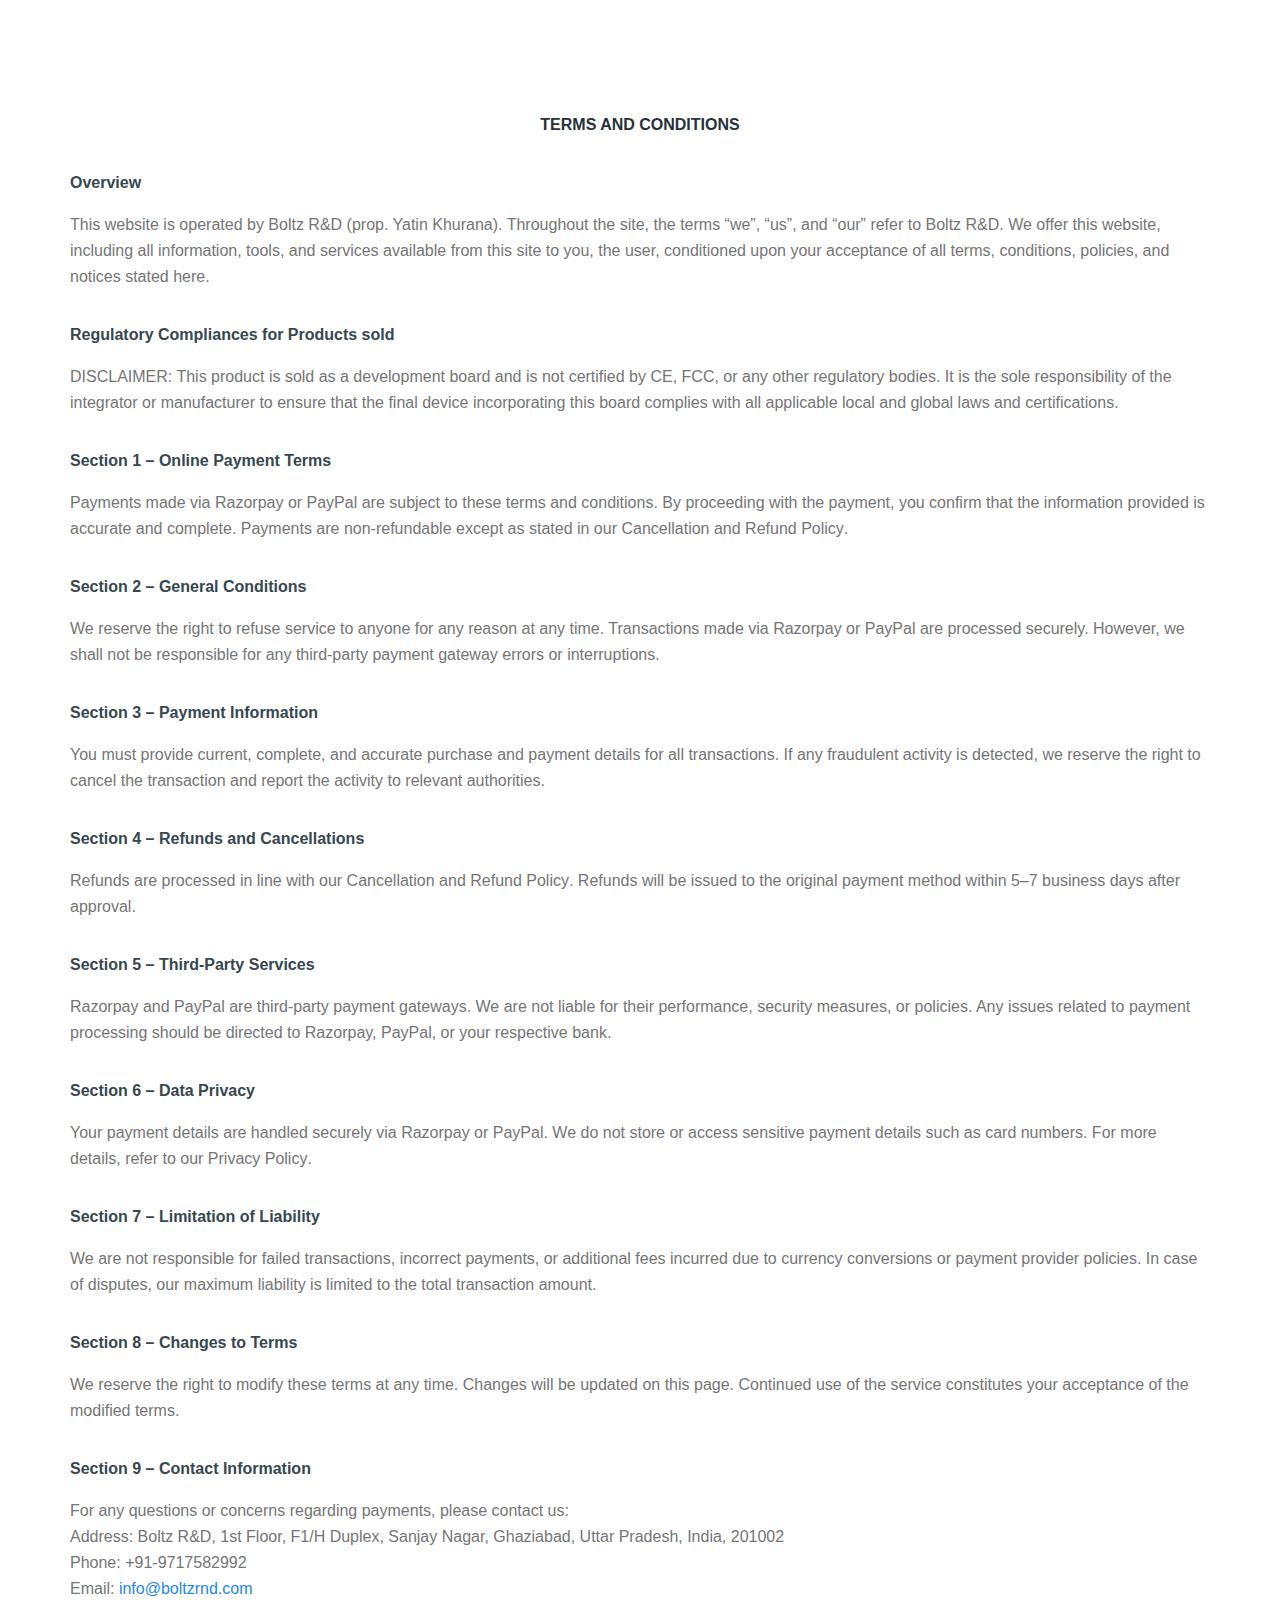
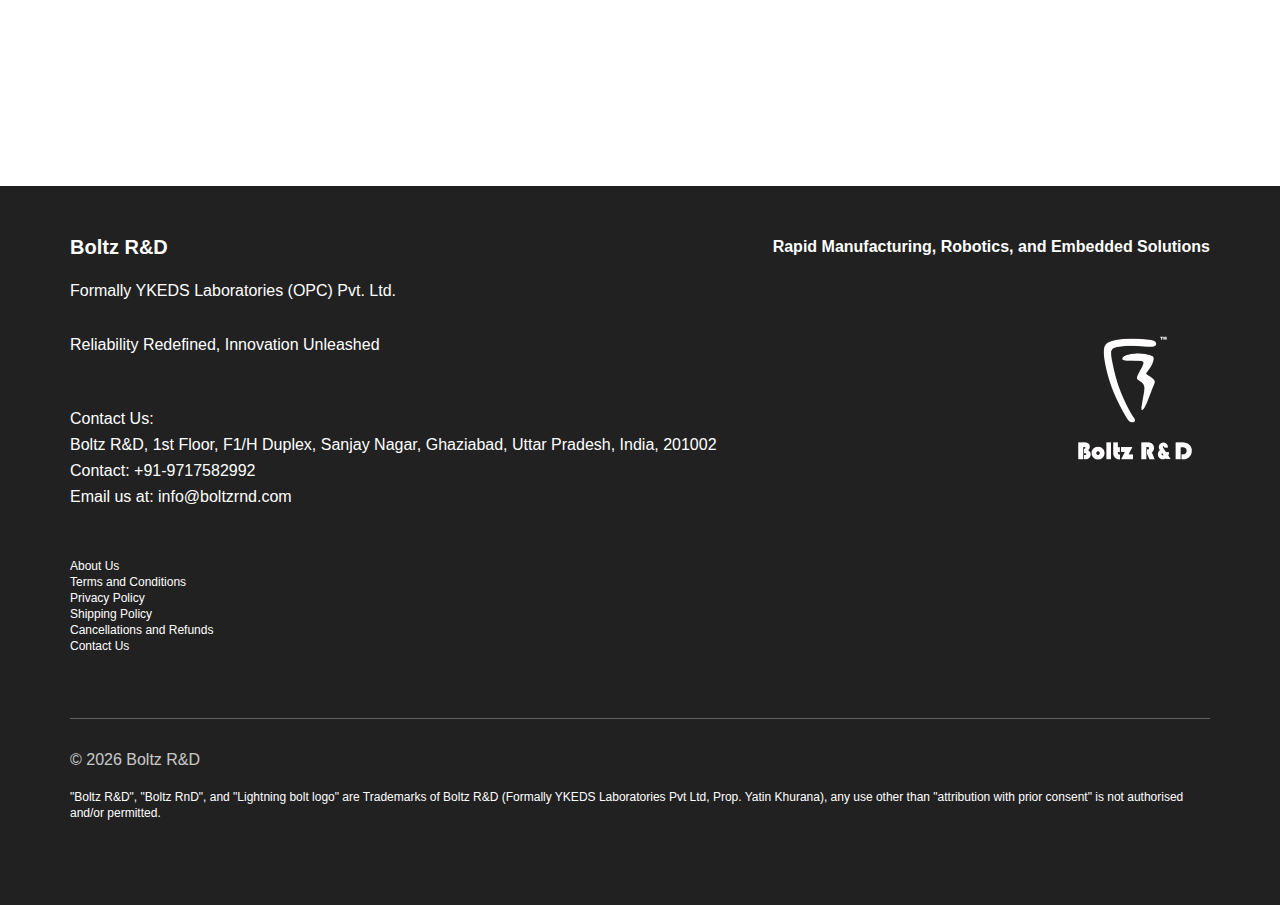
<file: terms_and_conditions.html>
<!DOCTYPE html><html lang="en"><head><meta charSet="utf-8"/><link rel="stylesheet" href="/_next/static/css/af07e5e01348d559.css" data-precedence="next"/><link rel="preload" as="style" href="https://cdnjs.cloudflare.com/ajax/libs/font-awesome/6.2.1/css/all.min.css" crossorigin="anonymous" integrity="sha512-MV7K8+y+gLIBoVD59lQIYicR65iaqukzvf/nwasF0nqhPay5w/9lJmVM2hMDcnK1OnMGCdVK+iQrJ7lzPJQd1w==" referrerPolicy="no-referrer"/><link rel="shortcut icon" href="/image/boltz_logo.png" type="image/png"/><title>Boltz R&amp;D Terms and Conditions</title><meta name="description" content="Terms and conditions for site usage at boltz r&amp;d"/><meta name="viewport" content="width=device-width, initial-scale=1"/><link rel="stylesheet" href="https://cdnjs.cloudflare.com/ajax/libs/font-awesome/6.2.1/css/all.min.css" integrity="sha512-MV7K8+y+gLIBoVD59lQIYicR65iaqukzvf/nwasF0nqhPay5w/9lJmVM2hMDcnK1OnMGCdVK+iQrJ7lzPJQd1w==" crossorigin="anonymous" referrerPolicy="no-referrer"/><script src="/_next/static/chunks/polyfills-c67a75d1b6f99dc8.js" noModule=""></script></head><body class="__className_0455ef"><nav class="block py-4 w-full max-w-full rounded-none px-4 bg-transparent text-white shadow-none fixed top-0 z-50 border-0"><div class="container mx-auto flex items-center justify-between"><a href="https://www.boltzrnd.com" class="block antialiased tracking-normal font-sans text-base font-semibold leading-relaxed text-white">Boltz R&amp;D</a><ul class="ml-10 hidden items-center gap-6 lg:flex text-white"><li><a href="/" class="block antialiased font-sans text-sm leading-normal text-inherit font-medium">SmartPrintCoreH7x: Open Source Mainboard</a></li><li><a href="/NYSM2" class="block antialiased font-sans text-sm leading-normal text-inherit font-medium">NYSM.2: Open Source Modular Stepper Standard</a></li></ul><div class="hidden gap-2 lg:flex lg:items-center"><button class="relative align-middle select-none font-sans font-medium text-center uppercase transition-all disabled:opacity-50 disabled:shadow-none disabled:pointer-events-none w-8 max-w-[32px] h-8 max-h-[32px] rounded-lg text-xs text-white hover:bg-white/10 active:bg-white/30" type="button"><span class="absolute top-1/2 left-1/2 transform -translate-y-1/2 -translate-x-1/2"><a href="https://thingiverse.com/boltzrnd" target="_blank" rel="noopener noreferrer"><i class="fa-solid fa-cube text-base"></i> </a></span></button><button class="relative align-middle select-none font-sans font-medium text-center uppercase transition-all disabled:opacity-50 disabled:shadow-none disabled:pointer-events-none w-8 max-w-[32px] h-8 max-h-[32px] rounded-lg text-xs text-white hover:bg-white/10 active:bg-white/30" type="button"><span class="absolute top-1/2 left-1/2 transform -translate-y-1/2 -translate-x-1/2"><a href="https://github.com/BoltzRnD" target="_blank" rel="noopener noreferrer"><i class="fa-brands fa-github text-base"></i></a></span></button><button class="relative align-middle select-none font-sans font-medium text-center uppercase transition-all disabled:opacity-50 disabled:shadow-none disabled:pointer-events-none w-8 max-w-[32px] h-8 max-h-[32px] rounded-lg text-xs text-white hover:bg-white/10 active:bg-white/30" type="button"><span class="absolute top-1/2 left-1/2 transform -translate-y-1/2 -translate-x-1/2"><a href="https://instagram.com/BoltzRnD" target="_blank" rel="noopener noreferrer"><i class="fa-brands fa-instagram text-base"></i></a></span></button><button class="relative align-middle select-none font-sans font-medium text-center uppercase transition-all disabled:opacity-50 disabled:shadow-none disabled:pointer-events-none w-8 max-w-[32px] h-8 max-h-[32px] rounded-lg text-xs text-white hover:bg-white/10 active:bg-white/30" type="button"><span class="absolute top-1/2 left-1/2 transform -translate-y-1/2 -translate-x-1/2"><a href="https://store.boltzrnd.com" rel="noopener noreferrer"><i class="fa-solid fa-store text-base"></i></a></span></button></div><button class="relative align-middle select-none font-sans font-medium text-center uppercase transition-all disabled:opacity-50 disabled:shadow-none disabled:pointer-events-none w-10 max-w-[40px] h-10 max-h-[40px] rounded-lg text-xs text-white hover:bg-white/10 active:bg-white/30 ml-auto inline-block lg:hidden" type="button"><span class="absolute top-1/2 left-1/2 transform -translate-y-1/2 -translate-x-1/2"><svg xmlns="http://www.w3.org/2000/svg" fill="none" viewBox="0 0 24 24" stroke-width="2" stroke="currentColor" aria-hidden="true" class="h-6 w-6"><path stroke-linecap="round" stroke-linejoin="round" d="M3.75 6.75h16.5M3.75 12h16.5m-16.5 5.25h16.5"></path></svg></span></button></div><div class="block w-full basis-full overflow-hidden" style="height:0px"><div class="container mx-auto mt-4 rounded-lg border-t border-blue-gray-50 bg-white px-6 py-5"><ul class="flex flex-col gap-4 text-blue-gray-900"><li><a href="/" class="block antialiased font-sans text-sm leading-normal text-inherit font-medium">SmartPrintCoreH7x: Open Source Mainboard</a></li><li><a href="/NYSM2" class="block antialiased font-sans text-sm leading-normal text-inherit font-medium">NYSM.2: Open Source Modular Stepper Standard</a></li></ul><div class="mt-4 flex items-center gap-2"><button class="relative align-middle select-none font-sans font-medium text-center uppercase transition-all disabled:opacity-50 disabled:shadow-none disabled:pointer-events-none w-8 max-w-[32px] h-8 max-h-[32px] rounded-lg text-xs text-white hover:bg-white/10 active:bg-white/30" type="button"><span class="absolute top-1/2 left-1/2 transform -translate-y-1/2 -translate-x-1/2"><a href="https://thingiverse.com/boltzrnd" target="_blank" rel="noopener noreferrer"><i class="fa-solid fa-cube text-base"></i> </a></span></button><button class="relative align-middle select-none font-sans font-medium text-center uppercase transition-all disabled:opacity-50 disabled:shadow-none disabled:pointer-events-none w-8 max-w-[32px] h-8 max-h-[32px] rounded-lg text-xs text-white hover:bg-white/10 active:bg-white/30" type="button"><span class="absolute top-1/2 left-1/2 transform -translate-y-1/2 -translate-x-1/2"><a href="https://github.com/BoltzRnD" target="_blank" rel="noopener noreferrer"><i class="fa-brands fa-github text-base"></i></a></span></button><button class="relative align-middle select-none font-sans font-medium text-center uppercase transition-all disabled:opacity-50 disabled:shadow-none disabled:pointer-events-none w-8 max-w-[32px] h-8 max-h-[32px] rounded-lg text-xs text-white hover:bg-white/10 active:bg-white/30" type="button"><span class="absolute top-1/2 left-1/2 transform -translate-y-1/2 -translate-x-1/2"><a href="https://instagram.com/BoltzRnD" target="_blank" rel="noopener noreferrer"><i class="fa-brands fa-instagram text-base"></i></a></span></button></div></div></div></nav><section class="py-28 px-4"><div class="container mx-auto"><p class="block antialiased font-sans text-base leading-relaxed text-blue-gray-900 mb-8 font-bold uppercase text-center">Terms and Conditions</p><section class="mb-8"><h6 class="block antialiased tracking-normal font-sans text-base leading-relaxed mb-4 font-semibold text-blue-gray-800">Overview</h6><p class="block antialiased font-sans text-base font-light leading-relaxed text-gray-600">This website is operated by <strong>Boltz R&amp;D (prop. Yatin Khurana)</strong>. Throughout the site, the terms “we”, “us”, and “our” refer to Boltz R&amp;D. We offer this website, including all information, tools, and services available from this site to you, the user, conditioned upon your acceptance of all terms, conditions, policies, and notices stated here.</p></section><section class="mb-8"><h6 class="block antialiased tracking-normal font-sans text-base leading-relaxed mb-4 font-semibold text-blue-gray-800">Regulatory Compliances for Products sold</h6><p class="block antialiased font-sans text-base font-light leading-relaxed text-gray-600">DISCLAIMER: This product is sold as a development board and is not certified by CE, FCC, or any other regulatory bodies. It is the sole responsibility of the integrator or manufacturer to ensure that the final device incorporating this board complies with all applicable local and global laws and certifications.</p></section><section class="mb-8"><h6 class="block antialiased tracking-normal font-sans text-base leading-relaxed mb-4 font-semibold text-blue-gray-800">Section 1 – Online Payment Terms</h6><p class="block antialiased font-sans text-base font-light leading-relaxed text-gray-600">Payments made via Razorpay or PayPal are subject to these terms and conditions. By proceeding with the payment, you confirm that the information provided is accurate and complete. Payments are non-refundable except as stated in our<!-- --> <strong>Cancellation and Refund Policy</strong>.</p></section><section class="mb-8"><h6 class="block antialiased tracking-normal font-sans text-base leading-relaxed mb-4 font-semibold text-blue-gray-800">Section 2 – General Conditions</h6><p class="block antialiased font-sans text-base font-light leading-relaxed text-gray-600">We reserve the right to refuse service to anyone for any reason at any time. Transactions made via Razorpay or PayPal are processed securely. However, we shall not be responsible for any third-party payment gateway errors or interruptions.</p></section><section class="mb-8"><h6 class="block antialiased tracking-normal font-sans text-base leading-relaxed mb-4 font-semibold text-blue-gray-800">Section 3 – Payment Information</h6><p class="block antialiased font-sans text-base font-light leading-relaxed text-gray-600">You must provide current, complete, and accurate purchase and payment details for all transactions. If any fraudulent activity is detected, we reserve the right to cancel the transaction and report the activity to relevant authorities.</p></section><section class="mb-8"><h6 class="block antialiased tracking-normal font-sans text-base leading-relaxed mb-4 font-semibold text-blue-gray-800">Section 4 – Refunds and Cancellations</h6><p class="block antialiased font-sans text-base font-light leading-relaxed text-gray-600">Refunds are processed in line with our <strong>Cancellation and Refund Policy</strong>. Refunds will be issued to the original payment method within 5–7 business days after approval.</p></section><section class="mb-8"><h6 class="block antialiased tracking-normal font-sans text-base leading-relaxed mb-4 font-semibold text-blue-gray-800">Section 5 – Third-Party Services</h6><p class="block antialiased font-sans text-base font-light leading-relaxed text-gray-600">Razorpay and PayPal are third-party payment gateways. We are not liable for their performance, security measures, or policies. Any issues related to payment processing should be directed to Razorpay, PayPal, or your respective bank.</p></section><section class="mb-8"><h6 class="block antialiased tracking-normal font-sans text-base leading-relaxed mb-4 font-semibold text-blue-gray-800">Section 6 – Data Privacy</h6><p class="block antialiased font-sans text-base font-light leading-relaxed text-gray-600">Your payment details are handled securely via Razorpay or PayPal. We do not store or access sensitive payment details such as card numbers. For more details, refer to our <strong>Privacy Policy</strong>.</p></section><section class="mb-8"><h6 class="block antialiased tracking-normal font-sans text-base leading-relaxed mb-4 font-semibold text-blue-gray-800">Section 7 – Limitation of Liability</h6><p class="block antialiased font-sans text-base font-light leading-relaxed text-gray-600">We are not responsible for failed transactions, incorrect payments, or additional fees incurred due to currency conversions or payment provider policies. In case of disputes, our maximum liability is limited to the total transaction amount.</p></section><section class="mb-8"><h6 class="block antialiased tracking-normal font-sans text-base leading-relaxed mb-4 font-semibold text-blue-gray-800">Section 8 – Changes to Terms</h6><p class="block antialiased font-sans text-base font-light leading-relaxed text-gray-600">We reserve the right to modify these terms at any time. Changes will be updated on this page. Continued use of the service constitutes your acceptance of the modified terms.</p></section><section class="mb-8"><h6 class="block antialiased tracking-normal font-sans text-base leading-relaxed mb-4 font-semibold text-blue-gray-800">Section 9 – Contact Information</h6><p class="block antialiased font-sans text-base font-light leading-relaxed text-gray-600">For any questions or concerns regarding payments, please contact us:</p><p class="block antialiased font-sans text-base font-light leading-relaxed text-gray-600"><strong>Address:</strong> Boltz R&amp;D, 1st Floor, F1/H Duplex, Sanjay Nagar, Ghaziabad, Uttar Pradesh, India, 201002</p><p class="block antialiased font-sans text-base font-light leading-relaxed text-gray-600"><strong>Phone:</strong> +91-9717582992</p><p class="block antialiased font-sans text-base font-light leading-relaxed text-gray-600"><strong>Email:</strong> <a href="mailto:info@boltzrnd.com" class="text-blue-600">info@boltzrnd.com</a></p></section></div></section><footer class="mt-10 bg-gray-900 px-8 pt-12"><div class="container mx-auto"><div class="flex flex-wrap justify-center gap-8 md:justify-between"><div class="text-center md:text-left"><h5 class="block antialiased tracking-normal font-sans text-xl font-semibold leading-snug text-white mb-4">Boltz R&amp;D</h5><p class="block antialiased text-base font-light leading-relaxed text-white mb-7 font-small">Formally YKEDS Laboratories (OPC) Pvt. Ltd.</p><p class="block antialiased font-sans text-base leading-relaxed text-white mb-12 font-normal">Reliability Redefined, Innovation Unleashed</p><p class="block antialiased font-sans text-base leading-relaxed text-white mb-12 font-normal">Contact Us: <br/>Boltz R&amp;D, 1st Floor, F1/H Duplex, Sanjay Nagar, Ghaziabad, Uttar Pradesh, India, 201002 <br/>Contact: +91-9717582992 <br/>Email us at: info@boltzrnd.com <br/></p><a href="/AboutUs" rel="noopener noreferrer"><p class="block antialiased font-sans font-light text-white text-xs">About Us</p></a><a href="/terms_and_conditions" rel="noopener noreferrer"><p class="block antialiased font-sans font-light text-white text-xs">Terms and Conditions</p></a><a href="/privacy_policy" rel="noopener noreferrer"><p class="block antialiased font-sans font-light text-white text-xs">Privacy Policy</p></a><a href="/shipping_policy" rel="noopener noreferrer"><p class="block antialiased font-sans font-light text-white text-xs">Shipping Policy</p></a><a href="/cancellations_and_refunds" rel="noopener noreferrer"><p class="block antialiased font-sans font-light text-white text-xs">Cancellations and Refunds</p></a><a href="/contact_us" rel="noopener noreferrer"><p class="block antialiased font-sans font-light text-white text-xs">Contact Us</p></a><ul class="flex flex-wrap items-center justify-center md:justify-start"></ul></div><div class="mt-8 w-full md:mt-0 md:w-auto"><h6 class="block antialiased tracking-normal font-sans text-base font-semibold leading-relaxed text-white mb-3">Rapid Manufacturing, Robotics, and Embedded Solutions</h6><img alt="" loading="lazy" width="150" height="200" decoding="async" data-nimg="1" class="ml-auto mt-11" style="color:transparent" src="/image/boltz_logo.png"/></div></div><div class="mt-16 flex flex-wrap items-center justify-center gap-y-4 gap-x-8 border-t border-gray-700 py-7 md:justify-between"><p class="block antialiased font-sans text-base leading-relaxed text-white text-center font-normal opacity-75">© <!-- -->2025<!-- --> <!-- --> <!-- -->Boltz R&amp;D</p><p class="block antialiased font-sans font-light text-white text-xs">&quot;Boltz R&amp;D&quot;, &quot;Boltz RnD&quot;, and &quot;Lightning bolt logo&quot; are Trademarks of Boltz R&amp;D (Formally YKEDS Laboratories Pvt Ltd, Prop. Yatin Khurana), any use other than &quot;attribution with prior consent&quot; is not authorised and/or permitted.</p><div class="flex gap-2"><a href="https://linkedin.com/company/boltzrnd" target="_blank" rel="noopener noreferrer"><button class="relative align-middle select-none font-sans font-medium text-center uppercase transition-all disabled:opacity-50 disabled:shadow-none disabled:pointer-events-none w-10 max-w-[40px] h-10 max-h-[40px] rounded-lg text-xs text-white hover:bg-white/10 active:bg-white/30" type="button"><span class="absolute top-1/2 left-1/2 transform -translate-y-1/2 -translate-x-1/2"><i class="fa-brands fa-linkedin text-2xl not-italic opacity-75"></i></span></button></a><a href="https://thingiverse.com/boltzrnd" target="_blank" rel="noopener noreferrer"><button class="relative align-middle select-none font-sans font-medium text-center uppercase transition-all disabled:opacity-50 disabled:shadow-none disabled:pointer-events-none w-10 max-w-[40px] h-10 max-h-[40px] rounded-lg text-xs text-white hover:bg-white/10 active:bg-white/30" type="button"><span class="absolute top-1/2 left-1/2 transform -translate-y-1/2 -translate-x-1/2"><i class="fa-solid fa-cube text-2xl not-italic opacity-75"></i></span></button></a><a href="https://github.com/boltzrnd" target="_blank" rel="noopener noreferrer"><button class="relative align-middle select-none font-sans font-medium text-center uppercase transition-all disabled:opacity-50 disabled:shadow-none disabled:pointer-events-none w-10 max-w-[40px] h-10 max-h-[40px] rounded-lg text-xs text-white hover:bg-white/10 active:bg-white/30" type="button"><span class="absolute top-1/2 left-1/2 transform -translate-y-1/2 -translate-x-1/2"><i class="fa-brands fa-github text-2xl not-italic opacity-75"></i></span></button></a><a href="https://discord.gg/xWGaHd83Hs" target="_blank" rel="noopener noreferrer"><button class="relative align-middle select-none font-sans font-medium text-center uppercase transition-all disabled:opacity-50 disabled:shadow-none disabled:pointer-events-none w-10 max-w-[40px] h-10 max-h-[40px] rounded-lg text-xs text-white hover:bg-white/10 active:bg-white/30" type="button"><span class="absolute top-1/2 left-1/2 transform -translate-y-1/2 -translate-x-1/2"><i class="fa-brands fa-discord text-2xl not-italic opacity-75"></i></span></button></a></div></div></div></footer><script src="/_next/static/chunks/webpack-4572d94b23b250ac.js" async=""></script><script src="/_next/static/chunks/2443530c-7446f75e54721e38.js" async=""></script><script src="/_next/static/chunks/139-eb8f18ee96eb51cc.js" async=""></script><script src="/_next/static/chunks/main-app-4afc9329c5b17768.js" async=""></script></body></html><script>(self.__next_f=self.__next_f||[]).push([0])</script><script>self.__next_f.push([1,"1:HL[\"/_next/static/css/af07e5e01348d559.css\",{\"as\":\"style\"}]\n0:\"$L2\"\n"])</script><script>self.__next_f.push([1,"3:I{\"id\":\"7858\",\"chunks\":[\"272:static/chunks/webpack-4572d94b23b250ac.js\",\"667:static/chunks/2443530c-7446f75e54721e38.js\",\"139:static/chunks/139-eb8f18ee96eb51cc.js\"],\"name\":\"\",\"async\":false}\n5:I{\"id\":\"3055\",\"chunks\":[\"272:static/chunks/webpack-4572d94b23b250ac.js\",\"667:static/chunks/2443530c-7446f75e54721e38.js\",\"139:static/chunks/139-eb8f18ee96eb51cc.js\"],\"name\":\"\",\"async\":false}\n6:I{\"id\":\"8707\",\"chunks\":[\"169:static/chunks/9405aa4c-6f07b47264303f4e.js\",\"97:static/chunks/97-79cb3c937bb81858.js\",\"707:stat"])</script><script>self.__next_f.push([1,"ic/chunks/707-e56a212b459a5e7b.js\",\"630:static/chunks/app/terms_and_conditions/page-804cbf4978c739fb.js\"],\"name\":\"Layout\",\"async\":false}\n7:I{\"id\":\"9544\",\"chunks\":[\"272:static/chunks/webpack-4572d94b23b250ac.js\",\"667:static/chunks/2443530c-7446f75e54721e38.js\",\"139:static/chunks/139-eb8f18ee96eb51cc.js\"],\"name\":\"\",\"async\":false}\n8:I{\"id\":\"99\",\"chunks\":[\"272:static/chunks/webpack-4572d94b23b250ac.js\",\"667:static/chunks/2443530c-7446f75e54721e38.js\",\"139:static/chunks/139-eb8f18ee96eb51cc.js\"],\"name\":\"\",\"async"])</script><script>self.__next_f.push([1,"\":false}\n9:I{\"id\":\"8707\",\"chunks\":[\"169:static/chunks/9405aa4c-6f07b47264303f4e.js\",\"97:static/chunks/97-79cb3c937bb81858.js\",\"707:static/chunks/707-e56a212b459a5e7b.js\",\"630:static/chunks/app/terms_and_conditions/page-804cbf4978c739fb.js\"],\"name\":\"Navbar\",\"async\":false}\na:I{\"id\":\"5641\",\"chunks\":[\"169:static/chunks/9405aa4c-6f07b47264303f4e.js\",\"97:static/chunks/97-79cb3c937bb81858.js\",\"707:static/chunks/707-e56a212b459a5e7b.js\",\"630:static/chunks/app/terms_and_conditions/page-804cbf4978c739fb.js\"],\"name\":\""])</script><script>self.__next_f.push([1,"\",\"async\":false}\nb:I{\"id\":\"8707\",\"chunks\":[\"169:static/chunks/9405aa4c-6f07b47264303f4e.js\",\"97:static/chunks/97-79cb3c937bb81858.js\",\"707:static/chunks/707-e56a212b459a5e7b.js\",\"630:static/chunks/app/terms_and_conditions/page-804cbf4978c739fb.js\"],\"name\":\"Footer\",\"async\":false}\n"])</script><script>self.__next_f.push([1,"2:[[[\"$\",\"link\",\"0\",{\"rel\":\"stylesheet\",\"href\":\"/_next/static/css/af07e5e01348d559.css\",\"precedence\":\"next\"}]],[\"$\",\"$L3\",null,{\"assetPrefix\":\"\",\"initialCanonicalUrl\":\"/terms_and_conditions\",\"initialTree\":[\"\",{\"children\":[\"terms_and_conditions\",{\"children\":[\"__PAGE__\",{}]}]},\"$undefined\",\"$undefined\",true],\"initialHead\":[\"$L4\",null],\"globalErrorComponent\":\"$5\",\"notFound\":[\"$\",\"html\",null,{\"lang\":\"en\",\"children\":[[\"$\",\"head\",null,{\"children\":[[\"$\",\"link\",null,{\"rel\":\"stylesheet\",\"href\":\"https://cdnjs.cloudflare.com/ajax/libs/font-awesome/6.2.1/css/all.min.css\",\"integrity\":\"sha512-MV7K8+y+gLIBoVD59lQIYicR65iaqukzvf/nwasF0nqhPay5w/9lJmVM2hMDcnK1OnMGCdVK+iQrJ7lzPJQd1w==\",\"crossOrigin\":\"anonymous\",\"referrerPolicy\":\"no-referrer\"}],[\"$\",\"link\",null,{\"rel\":\"shortcut icon\",\"href\":\"/image/boltz_logo.png\",\"type\":\"image/png\"}]]}],[\"$\",\"body\",null,{\"className\":\"__className_0455ef\",\"children\":[\"$\",\"$L6\",null,{\"children\":[\"$undefined\",[[\"$\",\"title\",null,{\"children\":\"404: This page could not be found.\"}],[\"$\",\"div\",null,{\"style\":{\"fontFamily\":\"system-ui,\\\"Segoe UI\\\",Roboto,Helvetica,Arial,sans-serif,\\\"Apple Color Emoji\\\",\\\"Segoe UI Emoji\\\"\",\"height\":\"100vh\",\"textAlign\":\"center\",\"display\":\"flex\",\"flexDirection\":\"column\",\"alignItems\":\"center\",\"justifyContent\":\"center\"},\"children\":[\"$\",\"div\",null,{\"children\":[[\"$\",\"style\",null,{\"dangerouslySetInnerHTML\":{\"__html\":\"body{color:#000;background:#fff;margin:0}.next-error-h1{border-right:1px solid rgba(0,0,0,.3)}@media (prefers-color-scheme:dark){body{color:#fff;background:#000}.next-error-h1{border-right:1px solid rgba(255,255,255,.3)}}\"}}],[\"$\",\"h1\",null,{\"className\":\"next-error-h1\",\"style\":{\"display\":\"inline-block\",\"margin\":\"0 20px 0 0\",\"padding\":\"0 23px 0 0\",\"fontSize\":24,\"fontWeight\":500,\"verticalAlign\":\"top\",\"lineHeight\":\"49px\"},\"children\":\"404\"}],[\"$\",\"div\",null,{\"style\":{\"display\":\"inline-block\"},\"children\":[\"$\",\"h2\",null,{\"style\":{\"fontSize\":14,\"fontWeight\":400,\"lineHeight\":\"49px\",\"margin\":0},\"children\":\"This page could not be found.\"}]}]]}]}]]]}]}]]}],\"asNotFound\":false,\"children\":[[\"$\",\"html\",null,{\"lang\":\"en\",\"children\":[[\"$\",\"head\",null,{\"children\":[[\"$\",\"link\",null,{\"rel\":\"stylesheet\",\"href\":\"https://cdnjs.cloudflare.com/ajax/libs/font-awesome/6.2.1/css/all.min.css\",\"integrity\":\"sha512-MV7K8+y+gLIBoVD59lQIYicR65iaqukzvf/nwasF0nqhPay5w/9lJmVM2hMDcnK1OnMGCdVK+iQrJ7lzPJQd1w==\",\"crossOrigin\":\"anonymous\",\"referrerPolicy\":\"no-referrer\"}],[\"$\",\"link\",null,{\"rel\":\"shortcut icon\",\"href\":\"/image/boltz_logo.png\",\"type\":\"image/png\"}]]}],[\"$\",\"body\",null,{\"className\":\"__className_0455ef\",\"children\":[\"$\",\"$L6\",null,{\"children\":[\"$\",\"$L7\",null,{\"parallelRouterKey\":\"children\",\"segmentPath\":[\"children\"],\"error\":\"$undefined\",\"errorStyles\":\"$undefined\",\"loading\":\"$undefined\",\"loadingStyles\":\"$undefined\",\"hasLoading\":false,\"template\":[\"$\",\"$L8\",null,{}],\"templateStyles\":\"$undefined\",\"notFound\":\"$undefined\",\"notFoundStyles\":\"$undefined\",\"asNotFound\":false,\"childProp\":{\"current\":[\"$\",\"$L7\",null,{\"parallelRouterKey\":\"children\",\"segmentPath\":[\"children\",\"terms_and_conditions\",\"children\"],\"error\":\"$undefined\",\"errorStyles\":\"$undefined\",\"loading\":\"$undefined\",\"loadingStyles\":\"$undefined\",\"hasLoading\":false,\"template\":[\"$\",\"$L8\",null,{}],\"templateStyles\":\"$undefined\",\"notFound\":\"$undefined\",\"notFoundStyles\":\"$undefined\",\"asNotFound\":false,\"childProp\":{\"current\":[[[\"$\",\"$L9\",null,{}],[\"$\",\"$La\",null,{}],[\"$\",\"$Lb\",null,{}]],null],\"segment\":\"__PAGE__\"},\"styles\":[]}],\"segment\":\"terms_and_conditions\"},\"styles\":[]}]}]}]]}],null]}]]\n"])</script><script>self.__next_f.push([1,"4:[[[\"$\",\"meta\",null,{\"charSet\":\"utf-8\"}],[\"$\",\"title\",null,{\"children\":\"Boltz R\u0026D Terms and Conditions\"}],[\"$\",\"meta\",null,{\"name\":\"description\",\"content\":\"Terms and conditions for site usage at boltz r\u0026d\"}],null,null,null,null,null,null,null,null,[\"$\",\"meta\",null,{\"name\":\"viewport\",\"content\":\"width=device-width, initial-scale=1\"}],null,null,null,null,null,null,null,null,null,null,[]],[null,null,null,null],null,null,[null,null,null,null,null],null,null,null,null,null]\n"])</script>
</file>
<file: _next/static/css/af07e5e01348d559.css>
@font-face{font-family:__Roboto_4a321b;font-style:normal;font-weight:300;font-display:swap;src:url(/_next/static/media/ac0efabfe978b0ad-s.woff2) format("woff2");unicode-range:U+0460-052f,U+1c80-1c8a,U+20b4,U+2de0-2dff,U+a640-a69f,U+fe2e-fe2f}@font-face{font-family:__Roboto_4a321b;font-style:normal;font-weight:300;font-display:swap;src:url(/_next/static/media/7d1684f14ddac155-s.woff2) format("woff2");unicode-range:U+0301,U+0400-045f,U+0490-0491,U+04b0-04b1,U+2116}@font-face{font-family:__Roboto_4a321b;font-style:normal;font-weight:300;font-display:swap;src:url(/_next/static/media/82233a533941ac93-s.woff2) format("woff2");unicode-range:U+1f??}@font-face{font-family:__Roboto_4a321b;font-style:normal;font-weight:300;font-display:swap;src:url(/_next/static/media/0881a2b922b3331e-s.woff2) format("woff2");unicode-range:U+0370-0377,U+037a-037f,U+0384-038a,U+038c,U+038e-03a1,U+03a3-03ff}@font-face{font-family:__Roboto_4a321b;font-style:normal;font-weight:300;font-display:swap;src:url(/_next/static/media/994bf73bb06543dc-s.woff2) format("woff2");unicode-range:U+0102-0103,U+0110-0111,U+0128-0129,U+0168-0169,U+01a0-01a1,U+01af-01b0,U+0300-0301,U+0303-0304,U+0308-0309,U+0323,U+0329,U+1ea0-1ef9,U+20ab}@font-face{font-family:__Roboto_4a321b;font-style:normal;font-weight:300;font-display:swap;src:url(/_next/static/media/279b47070a5d5877-s.woff2) format("woff2");unicode-range:U+0100-02ba,U+02bd-02c5,U+02c7-02cc,U+02ce-02d7,U+02dd-02ff,U+0304,U+0308,U+0329,U+1d00-1dbf,U+1e00-1e9f,U+1ef2-1eff,U+2020,U+20a0-20ab,U+20ad-20c0,U+2113,U+2c60-2c7f,U+a720-a7ff}@font-face{font-family:__Roboto_4a321b;font-style:normal;font-weight:300;font-display:swap;src:url(/_next/static/media/045832894acda0e9-s.p.woff2) format("woff2");unicode-range:U+00??,U+0131,U+0152-0153,U+02bb-02bc,U+02c6,U+02da,U+02dc,U+0304,U+0308,U+0329,U+2000-206f,U+20ac,U+2122,U+2191,U+2193,U+2212,U+2215,U+feff,U+fffd}@font-face{font-family:__Roboto_4a321b;font-style:normal;font-weight:400;font-display:swap;src:url(/_next/static/media/483de911b1a0d258-s.woff2) format("woff2");unicode-range:U+0460-052f,U+1c80-1c8a,U+20b4,U+2de0-2dff,U+a640-a69f,U+fe2e-fe2f}@font-face{font-family:__Roboto_4a321b;font-style:normal;font-weight:400;font-display:swap;src:url(/_next/static/media/0e5e1c6a8db9e432-s.woff2) format("woff2");unicode-range:U+0301,U+0400-045f,U+0490-0491,U+04b0-04b1,U+2116}@font-face{font-family:__Roboto_4a321b;font-style:normal;font-weight:400;font-display:swap;src:url(/_next/static/media/5693677ef07d9b51-s.woff2) format("woff2");unicode-range:U+1f??}@font-face{font-family:__Roboto_4a321b;font-style:normal;font-weight:400;font-display:swap;src:url(/_next/static/media/28aa5118b38b86e4-s.woff2) format("woff2");unicode-range:U+0370-0377,U+037a-037f,U+0384-038a,U+038c,U+038e-03a1,U+03a3-03ff}@font-face{font-family:__Roboto_4a321b;font-style:normal;font-weight:400;font-display:swap;src:url(/_next/static/media/8720059dfa14a1fe-s.woff2) format("woff2");unicode-range:U+0102-0103,U+0110-0111,U+0128-0129,U+0168-0169,U+01a0-01a1,U+01af-01b0,U+0300-0301,U+0303-0304,U+0308-0309,U+0323,U+0329,U+1ea0-1ef9,U+20ab}@font-face{font-family:__Roboto_4a321b;font-style:normal;font-weight:400;font-display:swap;src:url(/_next/static/media/f1df6186c8d69644-s.woff2) format("woff2");unicode-range:U+0100-02ba,U+02bd-02c5,U+02c7-02cc,U+02ce-02d7,U+02dd-02ff,U+0304,U+0308,U+0329,U+1d00-1dbf,U+1e00-1e9f,U+1ef2-1eff,U+2020,U+20a0-20ab,U+20ad-20c0,U+2113,U+2c60-2c7f,U+a720-a7ff}@font-face{font-family:__Roboto_4a321b;font-style:normal;font-weight:400;font-display:swap;src:url(/_next/static/media/120a5a1920781bd0-s.p.woff2) format("woff2");unicode-range:U+00??,U+0131,U+0152-0153,U+02bb-02bc,U+02c6,U+02da,U+02dc,U+0304,U+0308,U+0329,U+2000-206f,U+20ac,U+2122,U+2191,U+2193,U+2212,U+2215,U+feff,U+fffd}@font-face{font-family:__Roboto_4a321b;font-style:normal;font-weight:500;font-display:swap;src:url(/_next/static/media/27971e35634b7c88-s.woff2) format("woff2");unicode-range:U+0460-052f,U+1c80-1c8a,U+20b4,U+2de0-2dff,U+a640-a69f,U+fe2e-fe2f}@font-face{font-family:__Roboto_4a321b;font-style:normal;font-weight:500;font-display:swap;src:url(/_next/static/media/cd31bf4b34f8dfb3-s.woff2) format("woff2");unicode-range:U+0301,U+0400-045f,U+0490-0491,U+04b0-04b1,U+2116}@font-face{font-family:__Roboto_4a321b;font-style:normal;font-weight:500;font-display:swap;src:url(/_next/static/media/ecf49d904668b268-s.woff2) format("woff2");unicode-range:U+1f??}@font-face{font-family:__Roboto_4a321b;font-style:normal;font-weight:500;font-display:swap;src:url(/_next/static/media/2f66f084fba01545-s.woff2) format("woff2");unicode-range:U+0370-0377,U+037a-037f,U+0384-038a,U+038c,U+038e-03a1,U+03a3-03ff}@font-face{font-family:__Roboto_4a321b;font-style:normal;font-weight:500;font-display:swap;src:url(/_next/static/media/906678b269849541-s.woff2) format("woff2");unicode-range:U+0102-0103,U+0110-0111,U+0128-0129,U+0168-0169,U+01a0-01a1,U+01af-01b0,U+0300-0301,U+0303-0304,U+0308-0309,U+0323,U+0329,U+1ea0-1ef9,U+20ab}@font-face{font-family:__Roboto_4a321b;font-style:normal;font-weight:500;font-display:swap;src:url(/_next/static/media/674abd25bb7be96f-s.woff2) format("woff2");unicode-range:U+0100-02ba,U+02bd-02c5,U+02c7-02cc,U+02ce-02d7,U+02dd-02ff,U+0304,U+0308,U+0329,U+1d00-1dbf,U+1e00-1e9f,U+1ef2-1eff,U+2020,U+20a0-20ab,U+20ad-20c0,U+2113,U+2c60-2c7f,U+a720-a7ff}@font-face{font-family:__Roboto_4a321b;font-style:normal;font-weight:500;font-display:swap;src:url(/_next/static/media/da897b99eb1fe4a1-s.p.woff2) format("woff2");unicode-range:U+00??,U+0131,U+0152-0153,U+02bb-02bc,U+02c6,U+02da,U+02dc,U+0304,U+0308,U+0329,U+2000-206f,U+20ac,U+2122,U+2191,U+2193,U+2212,U+2215,U+feff,U+fffd}@font-face{font-family:__Roboto_4a321b;font-style:normal;font-weight:700;font-display:swap;src:url(/_next/static/media/80b1a0e600ca6d83-s.woff2) format("woff2");unicode-range:U+0460-052f,U+1c80-1c8a,U+20b4,U+2de0-2dff,U+a640-a69f,U+fe2e-fe2f}@font-face{font-family:__Roboto_4a321b;font-style:normal;font-weight:700;font-display:swap;src:url(/_next/static/media/7c16c8204ab29534-s.woff2) format("woff2");unicode-range:U+0301,U+0400-045f,U+0490-0491,U+04b0-04b1,U+2116}@font-face{font-family:__Roboto_4a321b;font-style:normal;font-weight:700;font-display:swap;src:url(/_next/static/media/f756da832d8c34d4-s.woff2) format("woff2");unicode-range:U+1f??}@font-face{font-family:__Roboto_4a321b;font-style:normal;font-weight:700;font-display:swap;src:url(/_next/static/media/98a28a5430a3cf7f-s.woff2) format("woff2");unicode-range:U+0370-0377,U+037a-037f,U+0384-038a,U+038c,U+038e-03a1,U+03a3-03ff}@font-face{font-family:__Roboto_4a321b;font-style:normal;font-weight:700;font-display:swap;src:url(/_next/static/media/df2942b6de9d14b5-s.woff2) format("woff2");unicode-range:U+0102-0103,U+0110-0111,U+0128-0129,U+0168-0169,U+01a0-01a1,U+01af-01b0,U+0300-0301,U+0303-0304,U+0308-0309,U+0323,U+0329,U+1ea0-1ef9,U+20ab}@font-face{font-family:__Roboto_4a321b;font-style:normal;font-weight:700;font-display:swap;src:url(/_next/static/media/7a7012758df5a81e-s.woff2) format("woff2");unicode-range:U+0100-02ba,U+02bd-02c5,U+02c7-02cc,U+02ce-02d7,U+02dd-02ff,U+0304,U+0308,U+0329,U+1d00-1dbf,U+1e00-1e9f,U+1ef2-1eff,U+2020,U+20a0-20ab,U+20ad-20c0,U+2113,U+2c60-2c7f,U+a720-a7ff}@font-face{font-family:__Roboto_4a321b;font-style:normal;font-weight:700;font-display:swap;src:url(/_next/static/media/6ebb97b5c9fa4e03-s.p.woff2) format("woff2");unicode-range:U+00??,U+0131,U+0152-0153,U+02bb-02bc,U+02c6,U+02da,U+02dc,U+0304,U+0308,U+0329,U+2000-206f,U+20ac,U+2122,U+2191,U+2193,U+2212,U+2215,U+feff,U+fffd}@font-face{font-family:__Roboto_4a321b;font-style:normal;font-weight:900;font-display:swap;src:url(/_next/static/media/8c3de32e92410013-s.woff2) format("woff2");unicode-range:U+0460-052f,U+1c80-1c8a,U+20b4,U+2de0-2dff,U+a640-a69f,U+fe2e-fe2f}@font-face{font-family:__Roboto_4a321b;font-style:normal;font-weight:900;font-display:swap;src:url(/_next/static/media/e1d0f983e2a3e4f5-s.woff2) format("woff2");unicode-range:U+0301,U+0400-045f,U+0490-0491,U+04b0-04b1,U+2116}@font-face{font-family:__Roboto_4a321b;font-style:normal;font-weight:900;font-display:swap;src:url(/_next/static/media/5721dfda5b43cc5f-s.woff2) format("woff2");unicode-range:U+1f??}@font-face{font-family:__Roboto_4a321b;font-style:normal;font-weight:900;font-display:swap;src:url(/_next/static/media/d602976d04712c39-s.woff2) format("woff2");unicode-range:U+0370-0377,U+037a-037f,U+0384-038a,U+038c,U+038e-03a1,U+03a3-03ff}@font-face{font-family:__Roboto_4a321b;font-style:normal;font-weight:900;font-display:swap;src:url(/_next/static/media/879d1750a4bfabb3-s.woff2) format("woff2");unicode-range:U+0102-0103,U+0110-0111,U+0128-0129,U+0168-0169,U+01a0-01a1,U+01af-01b0,U+0300-0301,U+0303-0304,U+0308-0309,U+0323,U+0329,U+1ea0-1ef9,U+20ab}@font-face{font-family:__Roboto_4a321b;font-style:normal;font-weight:900;font-display:swap;src:url(/_next/static/media/550cf1913d99b09c-s.woff2) format("woff2");unicode-range:U+0100-02ba,U+02bd-02c5,U+02c7-02cc,U+02ce-02d7,U+02dd-02ff,U+0304,U+0308,U+0329,U+1d00-1dbf,U+1e00-1e9f,U+1ef2-1eff,U+2020,U+20a0-20ab,U+20ad-20c0,U+2113,U+2c60-2c7f,U+a720-a7ff}@font-face{font-family:__Roboto_4a321b;font-style:normal;font-weight:900;font-display:swap;src:url(/_next/static/media/c714540e49ad5111-s.p.woff2) format("woff2");unicode-range:U+00??,U+0131,U+0152-0153,U+02bb-02bc,U+02c6,U+02da,U+02dc,U+0304,U+0308,U+0329,U+2000-206f,U+20ac,U+2122,U+2191,U+2193,U+2212,U+2215,U+feff,U+fffd}@font-face{font-family:__Roboto_Fallback_4a321b;src:local("Arial");ascent-override:92.67%;descent-override:24.39%;line-gap-override:0.00%;size-adjust:100.11%}.__className_4a321b{font-family:__Roboto_4a321b,__Roboto_Fallback_4a321b;font-style:normal}*,:after,:before{--tw-border-spacing-x:0;--tw-border-spacing-y:0;--tw-translate-x:0;--tw-translate-y:0;--tw-rotate:0;--tw-skew-x:0;--tw-skew-y:0;--tw-scale-x:1;--tw-scale-y:1;--tw-pan-x: ;--tw-pan-y: ;--tw-pinch-zoom: ;--tw-scroll-snap-strictness:proximity;--tw-gradient-from-position: ;--tw-gradient-via-position: ;--tw-gradient-to-position: ;--tw-ordinal: ;--tw-slashed-zero: ;--tw-numeric-figure: ;--tw-numeric-spacing: ;--tw-numeric-fraction: ;--tw-ring-inset: ;--tw-ring-offset-width:0px;--tw-ring-offset-color:#fff;--tw-ring-color:rgba(33,150,243,.5);--tw-ring-offset-shadow:0 0 #0000;--tw-ring-shadow:0 0 #0000;--tw-shadow:0 0 #0000;--tw-shadow-colored:0 0 #0000;--tw-blur: ;--tw-brightness: ;--tw-contrast: ;--tw-grayscale: ;--tw-hue-rotate: ;--tw-invert: ;--tw-saturate: ;--tw-sepia: ;--tw-drop-shadow: ;--tw-backdrop-blur: ;--tw-backdrop-brightness: ;--tw-backdrop-contrast: ;--tw-backdrop-grayscale: ;--tw-backdrop-hue-rotate: ;--tw-backdrop-invert: ;--tw-backdrop-opacity: ;--tw-backdrop-saturate: ;--tw-backdrop-sepia: ;--tw-contain-size: ;--tw-contain-layout: ;--tw-contain-paint: ;--tw-contain-style: }::backdrop{--tw-border-spacing-x:0;--tw-border-spacing-y:0;--tw-translate-x:0;--tw-translate-y:0;--tw-rotate:0;--tw-skew-x:0;--tw-skew-y:0;--tw-scale-x:1;--tw-scale-y:1;--tw-pan-x: ;--tw-pan-y: ;--tw-pinch-zoom: ;--tw-scroll-snap-strictness:proximity;--tw-gradient-from-position: ;--tw-gradient-via-position: ;--tw-gradient-to-position: ;--tw-ordinal: ;--tw-slashed-zero: ;--tw-numeric-figure: ;--tw-numeric-spacing: ;--tw-numeric-fraction: ;--tw-ring-inset: ;--tw-ring-offset-width:0px;--tw-ring-offset-color:#fff;--tw-ring-color:rgba(33,150,243,.5);--tw-ring-offset-shadow:0 0 #0000;--tw-ring-shadow:0 0 #0000;--tw-shadow:0 0 #0000;--tw-shadow-colored:0 0 #0000;--tw-blur: ;--tw-brightness: ;--tw-contrast: ;--tw-grayscale: ;--tw-hue-rotate: ;--tw-invert: ;--tw-saturate: ;--tw-sepia: ;--tw-drop-shadow: ;--tw-backdrop-blur: ;--tw-backdrop-brightness: ;--tw-backdrop-contrast: ;--tw-backdrop-grayscale: ;--tw-backdrop-hue-rotate: ;--tw-backdrop-invert: ;--tw-backdrop-opacity: ;--tw-backdrop-saturate: ;--tw-backdrop-sepia: ;--tw-contain-size: ;--tw-contain-layout: ;--tw-contain-paint: ;--tw-contain-style: }/*
! tailwindcss v3.4.15 | MIT License | https://tailwindcss.com
*/*,:after,:before{box-sizing:border-box;border:0 solid #eee}:after,:before{--tw-content:""}:host,html{line-height:1.5;-webkit-text-size-adjust:100%;-moz-tab-size:4;-o-tab-size:4;tab-size:4;font-family:Roboto,sans-serif;font-feature-settings:normal;font-variation-settings:normal;-webkit-tap-highlight-color:transparent}body{margin:0;line-height:inherit}hr{height:0;color:inherit;border-top-width:1px}abbr:where([title]){-webkit-text-decoration:underline dotted;text-decoration:underline dotted}h1,h2,h3,h4,h5,h6{font-size:inherit;font-weight:inherit}a{color:inherit;text-decoration:inherit}b,strong{font-weight:bolder}code,kbd,pre,samp{font-family:ui-monospace,SFMono-Regular,Menlo,Monaco,Consolas,Liberation Mono,Courier New,monospace;font-feature-settings:normal;font-variation-settings:normal;font-size:1em}small{font-size:80%}sub,sup{font-size:75%;line-height:0;position:relative;vertical-align:baseline}sub{bottom:-.25em}sup{top:-.5em}table{text-indent:0;border-color:inherit;border-collapse:collapse}button,input,optgroup,select,textarea{font-family:inherit;font-feature-settings:inherit;font-variation-settings:inherit;font-size:100%;font-weight:inherit;line-height:inherit;letter-spacing:inherit;color:inherit;margin:0;padding:0}button,select{text-transform:none}button,input:where([type=button]),input:where([type=reset]),input:where([type=submit]){-webkit-appearance:button;background-color:transparent;background-image:none}:-moz-focusring{outline:auto}:-moz-ui-invalid{box-shadow:none}progress{vertical-align:baseline}::-webkit-inner-spin-button,::-webkit-outer-spin-button{height:auto}[type=search]{-webkit-appearance:textfield;outline-offset:-2px}::-webkit-search-decoration{-webkit-appearance:none}::-webkit-file-upload-button{-webkit-appearance:button;font:inherit}summary{display:list-item}blockquote,dd,dl,figure,h1,h2,h3,h4,h5,h6,hr,p,pre{margin:0}fieldset{margin:0}fieldset,legend{padding:0}menu,ol,ul{list-style:none;margin:0;padding:0}dialog{padding:0}textarea{resize:vertical}input::-moz-placeholder,textarea::-moz-placeholder{opacity:1;color:#bdbdbd}input::placeholder,textarea::placeholder{opacity:1;color:#bdbdbd}[role=button],button{cursor:pointer}:disabled{cursor:default}audio,canvas,embed,iframe,img,object,svg,video{display:block;vertical-align:middle}img,video{max-width:100%;height:auto}[hidden]:where(:not([hidden=until-found])){display:none}.container{width:100%}@media (min-width:540px){.container{max-width:540px}}@media (min-width:720px){.container{max-width:720px}}@media (min-width:960px){.container{max-width:960px}}@media (min-width:1140px){.container{max-width:1140px}}@media (min-width:1320px){.container{max-width:1320px}}.pointer-events-none{pointer-events:none}.pointer-events-auto{pointer-events:auto}.\!invisible{visibility:hidden!important}.invisible{visibility:hidden}.collapse{visibility:collapse}.static{position:static}.\!fixed{position:fixed!important}.fixed{position:fixed}.\!absolute{position:absolute!important}.absolute{position:absolute}.relative{position:relative}.inset-0{inset:0}.-left-1{left:-.25rem}.-top-1\.5{top:-.375rem}.-top-2\.5{top:-.625rem}.bottom-0{bottom:0}.bottom-4{bottom:1rem}.bottom-\[14\%\]{bottom:14%}.bottom-\[4\%\]{bottom:4%}.left-0{left:0}.left-1{left:.25rem}.left-1\.5{left:.375rem}.left-1\/2,.left-2\/4{left:50%}.left-3{left:.75rem}.left-4{left:1rem}.left-\[14\%\]{left:14%}.left-\[2\%\]{left:2%}.right-0{right:0}.right-1{right:.25rem}.right-2{right:.5rem}.right-3{right:.75rem}.right-4{right:1rem}.right-\[14\%\]{right:14%}.right-\[2\%\]{right:2%}.top-0{top:0}.top-1\/2,.top-2\/4{top:50%}.top-3{top:.75rem}.top-\[14\%\]{top:14%}.top-\[4\%\]{top:4%}.z-10{z-index:10}.z-20{z-index:20}.z-50{z-index:50}.z-\[2\]{z-index:2}.z-\[9995\]{z-index:9995}.z-\[9999\]{z-index:9999}.z-\[999\]{z-index:999}.col-span-1{grid-column:span 1/span 1}.col-span-2{grid-column:span 2/span 2}.m-0{margin:0}.m-0\.5{margin:.125rem}.m-4{margin:1rem}.mx-2{margin-left:.5rem;margin-right:.5rem}.mx-4{margin-left:1rem;margin-right:1rem}.mx-8{margin-left:2rem;margin-right:2rem}.mx-auto{margin-left:auto;margin-right:auto}.mx-px{margin-left:1px;margin-right:1px}.my-20{margin-top:5rem;margin-bottom:5rem}.my-8{margin-top:2rem;margin-bottom:2rem}.-ml-1{margin-left:-.25rem}.-mt-0\.5{margin-top:-.125rem}.-mt-14{margin-top:-3.5rem}.-mt-6{margin-top:-1.5rem}.mb-0{margin-bottom:0}.mb-10{margin-bottom:2.5rem}.mb-12{margin-bottom:3rem}.mb-2{margin-bottom:.5rem}.mb-20{margin-bottom:5rem}.mb-24{margin-bottom:6rem}.mb-3{margin-bottom:.75rem}.mb-4{margin-bottom:1rem}.mb-5{margin-bottom:1.25rem}.mb-7{margin-bottom:1.75rem}.mb-8{margin-bottom:2rem}.ml-0\.5{margin-left:.125rem}.ml-1{margin-left:.25rem}.ml-10{margin-left:2.5rem}.ml-3{margin-left:.75rem}.ml-4{margin-left:1rem}.ml-5{margin-left:1.25rem}.ml-\[18px\]{margin-left:18px}.ml-auto{margin-left:auto}.mr-12{margin-right:3rem}.mr-2{margin-right:.5rem}.mr-4{margin-right:1rem}.mr-5{margin-right:1.25rem}.mt-10{margin-top:2.5rem}.mt-11{margin-top:2.75rem}.mt-16{margin-top:4rem}.mt-20{margin-top:5rem}.mt-32{margin-top:8rem}.mt-4{margin-top:1rem}.mt-8{margin-top:2rem}.mt-px{margin-top:1px}.box-border{box-sizing:border-box}.block{display:block}.inline-block{display:inline-block}.flex{display:flex}.inline-flex{display:inline-flex}.grid{display:grid}.hidden{display:none}.h-0\.5{height:.125rem}.h-1{height:.25rem}.h-1\.5{height:.375rem}.h-10{height:2.5rem}.h-11{height:2.75rem}.h-12{height:3rem}.h-2{height:.5rem}.h-2\.5{height:.625rem}.h-3{height:.75rem}.h-3\.5{height:.875rem}.h-4{height:1rem}.h-5{height:1.25rem}.h-6{height:1.5rem}.h-7{height:1.75rem}.h-8{height:2rem}.h-9{height:2.25rem}.h-\[110px\]{height:110px}.h-\[58px\]{height:58px}.h-\[74px\]{height:74px}.h-auto{height:auto}.h-full{height:100%}.h-max{height:-moz-max-content;height:max-content}.h-screen{height:100vh}.max-h-96{max-height:24rem}.max-h-\[100vh\]{max-height:100vh}.max-h-\[32px\]{max-height:32px}.max-h-\[40px\]{max-height:40px}.max-h-\[48px\]{max-height:48px}.\!min-h-\[49rem\]{min-height:49rem!important}.min-h-\[100px\]{min-height:100px}.min-h-\[100vh\]{min-height:100vh}.min-h-\[12px\]{min-height:12px}.min-h-\[24px\]{min-height:24px}.min-h-\[48px\]{min-height:48px}.min-h-screen{min-height:100vh}.w-0\.5{width:.125rem}.w-1\/2{width:50%}.w-1\/3{width:33.333333%}.w-1\/4{width:25%}.w-10{width:2.5rem}.w-12{width:3rem}.w-2\/5{width:40%}.w-3{width:.75rem}.w-3\.5{width:.875rem}.w-3\/4{width:75%}.w-3\/5{width:60%}.w-4{width:1rem}.w-5{width:1.25rem}.w-6{width:1.5rem}.w-7{width:1.75rem}.w-8{width:2rem}.w-9{width:2.25rem}.w-\[110px\]{width:110px}.w-\[58px\]{width:58px}.w-\[74px\]{width:74px}.w-auto{width:auto}.w-full{width:100%}.w-max{width:-moz-max-content;width:max-content}.w-screen{width:100vw}.min-w-\[100vw\]{min-width:100vw}.min-w-\[12px\]{min-width:12px}.min-w-\[180px\]{min-width:180px}.min-w-\[200px\]{min-width:200px}.min-w-\[240px\]{min-width:240px}.min-w-\[24px\]{min-width:24px}.min-w-\[48px\]{min-width:48px}.min-w-\[80\%\]{min-width:80%}.min-w-\[90\%\]{min-width:90%}.min-w-\[95\%\]{min-width:95%}.max-w-3xl{max-width:48rem}.max-w-6xl{max-width:72rem}.max-w-\[100vw\]{max-width:100vw}.max-w-\[32px\]{max-width:32px}.max-w-\[40px\]{max-width:40px}.max-w-\[48px\]{max-width:48px}.max-w-\[80\%\]{max-width:80%}.max-w-\[90\%\]{max-width:90%}.max-w-\[95\%\]{max-width:95%}.max-w-full{max-width:100%}.max-w-lg{max-width:32rem}.max-w-screen-2xl{max-width:1320px}.flex-none{flex:none}.flex-shrink-0{flex-shrink:0}.shrink{flex-shrink:1}.shrink-0{flex-shrink:0}.grow{flex-grow:1}.basis-full{flex-basis:100%}.-translate-x-1\/2,.-translate-x-2\/4{--tw-translate-x:-50%}.-translate-x-1\/2,.-translate-x-2\/4,.-translate-y-1\/2{transform:translate(var(--tw-translate-x),var(--tw-translate-y)) rotate(var(--tw-rotate)) skewX(var(--tw-skew-x)) skewY(var(--tw-skew-y)) scaleX(var(--tw-scale-x)) scaleY(var(--tw-scale-y))}.-translate-y-1\/2{--tw-translate-y:-50%}.-translate-y-1\/4{--tw-translate-y:-25%}.-translate-y-1\/4,.-translate-y-2\/4{transform:translate(var(--tw-translate-x),var(--tw-translate-y)) rotate(var(--tw-rotate)) skewX(var(--tw-skew-x)) skewY(var(--tw-skew-y)) scaleX(var(--tw-scale-x)) scaleY(var(--tw-scale-y))}.-translate-y-2\/4{--tw-translate-y:-50%}.translate-x-2\/4{--tw-translate-x:50%}.translate-x-2\/4,.translate-y-2\/4{transform:translate(var(--tw-translate-x),var(--tw-translate-y)) rotate(var(--tw-rotate)) skewX(var(--tw-skew-x)) skewY(var(--tw-skew-y)) scaleX(var(--tw-scale-x)) scaleY(var(--tw-scale-y))}.translate-y-2\/4{--tw-translate-y:50%}.rotate-0{--tw-rotate:0deg}.rotate-0,.rotate-180{transform:translate(var(--tw-translate-x),var(--tw-translate-y)) rotate(var(--tw-rotate)) skewX(var(--tw-skew-x)) skewY(var(--tw-skew-y)) scaleX(var(--tw-scale-x)) scaleY(var(--tw-scale-y))}.rotate-180{--tw-rotate:180deg}.scale-100{--tw-scale-x:1;--tw-scale-y:1}.scale-100,.scale-110{transform:translate(var(--tw-translate-x),var(--tw-translate-y)) rotate(var(--tw-rotate)) skewX(var(--tw-skew-x)) skewY(var(--tw-skew-y)) scaleX(var(--tw-scale-x)) scaleY(var(--tw-scale-y))}.scale-110{--tw-scale-x:1.1;--tw-scale-y:1.1}.scale-x-0{--tw-scale-x:0}.scale-x-0,.scale-x-100{transform:translate(var(--tw-translate-x),var(--tw-translate-y)) rotate(var(--tw-rotate)) skewX(var(--tw-skew-x)) skewY(var(--tw-skew-y)) scaleX(var(--tw-scale-x)) scaleY(var(--tw-scale-y))}.scale-x-100{--tw-scale-x:1}.transform{transform:translate(var(--tw-translate-x),var(--tw-translate-y)) rotate(var(--tw-rotate)) skewX(var(--tw-skew-x)) skewY(var(--tw-skew-y)) scaleX(var(--tw-scale-x)) scaleY(var(--tw-scale-y))}@keyframes spin{to{transform:rotate(1turn)}}.animate-spin{animation:spin 1s linear infinite}.cursor-not-allowed{cursor:not-allowed}.cursor-pointer{cursor:pointer}.select-none{-webkit-user-select:none;-moz-user-select:none;user-select:none}.\!resize-none{resize:none!important}.resize-none{resize:none}.resize-y{resize:vertical}.\!resize{resize:both!important}.resize{resize:both}.list-disc{list-style-type:disc}.appearance-none{-webkit-appearance:none;-moz-appearance:none;appearance:none}.grid-cols-1{grid-template-columns:repeat(1,minmax(0,1fr))}.grid-cols-2{grid-template-columns:repeat(2,minmax(0,1fr))}.flex-row{flex-direction:row}.flex-col{flex-direction:column}.flex-wrap{flex-wrap:wrap}.place-content-center{place-content:center}.place-items-center{place-items:center}.items-center{align-items:center}.justify-start{justify-content:flex-start}.justify-end{justify-content:flex-end}.justify-center{justify-content:center}.justify-between{justify-content:space-between}.gap-1{gap:.25rem}.gap-12{gap:3rem}.gap-2{gap:.5rem}.gap-20{gap:5rem}.gap-4{gap:1rem}.gap-5{gap:1.25rem}.gap-6{gap:1.5rem}.gap-8{gap:2rem}.gap-x-8{-moz-column-gap:2rem;column-gap:2rem}.gap-y-12{row-gap:3rem}.gap-y-4{row-gap:1rem}.divide-x>:not([hidden])~:not([hidden]){--tw-divide-x-reverse:0;border-right-width:calc(1px * var(--tw-divide-x-reverse));border-left-width:calc(1px * calc(1 - var(--tw-divide-x-reverse)))}.divide-amber-600>:not([hidden])~:not([hidden]){--tw-divide-opacity:1;border-color:rgb(255 179 0/var(--tw-divide-opacity,1))}.divide-blue-600>:not([hidden])~:not([hidden]){--tw-divide-opacity:1;border-color:rgb(30 136 229/var(--tw-divide-opacity,1))}.divide-blue-gray-50>:not([hidden])~:not([hidden]){--tw-divide-opacity:1;border-color:rgb(236 239 241/var(--tw-divide-opacity,1))}.divide-blue-gray-600>:not([hidden])~:not([hidden]){--tw-divide-opacity:1;border-color:rgb(84 110 122/var(--tw-divide-opacity,1))}.divide-brown-600>:not([hidden])~:not([hidden]){--tw-divide-opacity:1;border-color:rgb(109 76 65/var(--tw-divide-opacity,1))}.divide-cyan-600>:not([hidden])~:not([hidden]){--tw-divide-opacity:1;border-color:rgb(0 172 193/var(--tw-divide-opacity,1))}.divide-deep-orange-600>:not([hidden])~:not([hidden]){--tw-divide-opacity:1;border-color:rgb(244 81 30/var(--tw-divide-opacity,1))}.divide-deep-purple-600>:not([hidden])~:not([hidden]){--tw-divide-opacity:1;border-color:rgb(94 53 177/var(--tw-divide-opacity,1))}.divide-gray-800>:not([hidden])~:not([hidden]){--tw-divide-opacity:1;border-color:rgb(66 66 66/var(--tw-divide-opacity,1))}.divide-green-600>:not([hidden])~:not([hidden]){--tw-divide-opacity:1;border-color:rgb(67 160 71/var(--tw-divide-opacity,1))}.divide-indigo-600>:not([hidden])~:not([hidden]){--tw-divide-opacity:1;border-color:rgb(57 73 171/var(--tw-divide-opacity,1))}.divide-light-blue-600>:not([hidden])~:not([hidden]){--tw-divide-opacity:1;border-color:rgb(3 155 229/var(--tw-divide-opacity,1))}.divide-light-green-600>:not([hidden])~:not([hidden]){--tw-divide-opacity:1;border-color:rgb(124 179 66/var(--tw-divide-opacity,1))}.divide-lime-600>:not([hidden])~:not([hidden]){--tw-divide-opacity:1;border-color:rgb(192 202 51/var(--tw-divide-opacity,1))}.divide-orange-600>:not([hidden])~:not([hidden]){--tw-divide-opacity:1;border-color:rgb(251 140 0/var(--tw-divide-opacity,1))}.divide-pink-600>:not([hidden])~:not([hidden]){--tw-divide-opacity:1;border-color:rgb(216 27 96/var(--tw-divide-opacity,1))}.divide-purple-600>:not([hidden])~:not([hidden]){--tw-divide-opacity:1;border-color:rgb(142 36 170/var(--tw-divide-opacity,1))}.divide-red-600>:not([hidden])~:not([hidden]){--tw-divide-opacity:1;border-color:rgb(229 57 53/var(--tw-divide-opacity,1))}.divide-teal-600>:not([hidden])~:not([hidden]){--tw-divide-opacity:1;border-color:rgb(0 137 123/var(--tw-divide-opacity,1))}.divide-yellow-600>:not([hidden])~:not([hidden]){--tw-divide-opacity:1;border-color:rgb(253 216 53/var(--tw-divide-opacity,1))}.justify-self-end{justify-self:end}.overflow-auto{overflow:auto}.overflow-hidden{overflow:hidden}.\!overflow-visible{overflow:visible!important}.overflow-x-hidden{overflow-x:hidden}.truncate{overflow:hidden;text-overflow:ellipsis;white-space:nowrap}.whitespace-normal{white-space:normal}.whitespace-nowrap{white-space:nowrap}.break-words{overflow-wrap:break-word}.break-all{word-break:break-all}.\!rounded-full{border-radius:9999px!important}.\!rounded-none{border-radius:0!important}.rounded{border-radius:.25rem}.rounded-2xl{border-radius:1rem}.rounded-\[7px\]{border-radius:7px}.rounded-full{border-radius:9999px}.rounded-lg{border-radius:.5rem}.rounded-md{border-radius:.375rem}.rounded-none{border-radius:0}.rounded-xl{border-radius:.75rem}.rounded-l-full{border-top-left-radius:9999px;border-bottom-left-radius:9999px}.rounded-l-none{border-top-left-radius:0;border-bottom-left-radius:0}.rounded-r-none{border-top-right-radius:0;border-bottom-right-radius:0}.border{border-width:1px}.border-0{border-width:0}.border-2{border-width:2px}.border-b{border-bottom-width:1px}.border-l-2{border-left-width:2px}.border-r-0{border-right-width:0}.border-r-2{border-right-width:2px}.border-t{border-top-width:1px}.border-t-2{border-top-width:2px}.border-amber-500{--tw-border-opacity:1;border-color:rgb(255 193 7/var(--tw-border-opacity,1))}.border-black{--tw-border-opacity:1;border-color:rgb(0 0 0/var(--tw-border-opacity,1))}.border-blue-500{--tw-border-opacity:1;border-color:rgb(33 150 243/var(--tw-border-opacity,1))}.border-blue-gray-100{--tw-border-opacity:1;border-color:rgb(207 216 220/var(--tw-border-opacity,1))}.border-blue-gray-200{--tw-border-opacity:1;border-color:rgb(176 190 197/var(--tw-border-opacity,1))}.border-blue-gray-50{--tw-border-opacity:1;border-color:rgb(236 239 241/var(--tw-border-opacity,1))}.border-blue-gray-500{--tw-border-opacity:1;border-color:rgb(96 125 139/var(--tw-border-opacity,1))}.border-brown-500{--tw-border-opacity:1;border-color:rgb(121 85 72/var(--tw-border-opacity,1))}.border-cyan-500{--tw-border-opacity:1;border-color:rgb(0 188 212/var(--tw-border-opacity,1))}.border-deep-orange-500{--tw-border-opacity:1;border-color:rgb(255 87 34/var(--tw-border-opacity,1))}.border-deep-purple-500{--tw-border-opacity:1;border-color:rgb(103 58 183/var(--tw-border-opacity,1))}.border-gray-700{--tw-border-opacity:1;border-color:rgb(97 97 97/var(--tw-border-opacity,1))}.border-gray-900{--tw-border-opacity:1;border-color:rgb(33 33 33/var(--tw-border-opacity,1))}.border-green-500{--tw-border-opacity:1;border-color:rgb(76 175 80/var(--tw-border-opacity,1))}.border-indigo-500{--tw-border-opacity:1;border-color:rgb(63 81 181/var(--tw-border-opacity,1))}.border-light-blue-500{--tw-border-opacity:1;border-color:rgb(3 169 244/var(--tw-border-opacity,1))}.border-light-green-500{--tw-border-opacity:1;border-color:rgb(139 195 74/var(--tw-border-opacity,1))}.border-lime-500{--tw-border-opacity:1;border-color:rgb(205 220 57/var(--tw-border-opacity,1))}.border-orange-500{--tw-border-opacity:1;border-color:rgb(255 152 0/var(--tw-border-opacity,1))}.border-pink-500{--tw-border-opacity:1;border-color:rgb(233 30 99/var(--tw-border-opacity,1))}.border-purple-500{--tw-border-opacity:1;border-color:rgb(156 39 176/var(--tw-border-opacity,1))}.border-red-500{--tw-border-opacity:1;border-color:rgb(244 67 54/var(--tw-border-opacity,1))}.border-teal-500{--tw-border-opacity:1;border-color:rgb(0 150 136/var(--tw-border-opacity,1))}.border-white{--tw-border-opacity:1;border-color:rgb(255 255 255/var(--tw-border-opacity,1))}.border-white\/80{border-color:hsla(0,0%,100%,.8)}.border-yellow-500{--tw-border-opacity:1;border-color:rgb(255 235 59/var(--tw-border-opacity,1))}.\!border-t-transparent{border-top-color:transparent!important}.border-b-blue-gray-100{--tw-border-opacity:1;border-bottom-color:rgb(207 216 220/var(--tw-border-opacity,1))}.border-l-transparent{border-left-color:transparent}.border-r-transparent{border-right-color:transparent}.border-t-blue-gray-100{--tw-border-opacity:1;border-top-color:rgb(207 216 220/var(--tw-border-opacity,1))}.border-t-transparent{border-top-color:transparent}.bg-SPCPurple1{background-color:#000}.bg-amber-500{--tw-bg-opacity:1;background-color:rgb(255 193 7/var(--tw-bg-opacity,1))}.bg-amber-500\/10{background-color:rgba(255,193,7,.1)}.bg-amber-500\/20{background-color:rgba(255,193,7,.2)}.bg-black{--tw-bg-opacity:1;background-color:rgb(0 0 0/var(--tw-bg-opacity,1))}.bg-black\/25{background-color:rgba(0,0,0,.25)}.bg-blue-500{--tw-bg-opacity:1;background-color:rgb(33 150 243/var(--tw-bg-opacity,1))}.bg-blue-500\/10{background-color:rgba(33,150,243,.1)}.bg-blue-500\/20{background-color:rgba(33,150,243,.2)}.bg-blue-gray-100{--tw-bg-opacity:1;background-color:rgb(207 216 220/var(--tw-bg-opacity,1))}.bg-blue-gray-50{--tw-bg-opacity:1;background-color:rgb(236 239 241/var(--tw-bg-opacity,1))}.bg-blue-gray-50\/50{background-color:rgba(236,239,241,.5)}.bg-blue-gray-500{--tw-bg-opacity:1;background-color:rgb(96 125 139/var(--tw-bg-opacity,1))}.bg-blue-gray-500\/10{background-color:rgba(96,125,139,.1)}.bg-blue-gray-500\/20{background-color:rgba(96,125,139,.2)}.bg-brown-500{--tw-bg-opacity:1;background-color:rgb(121 85 72/var(--tw-bg-opacity,1))}.bg-brown-500\/10{background-color:rgba(121,85,72,.1)}.bg-brown-500\/20{background-color:rgba(121,85,72,.2)}.bg-current{background-color:currentColor}.bg-cyan-500{--tw-bg-opacity:1;background-color:rgb(0 188 212/var(--tw-bg-opacity,1))}.bg-cyan-500\/10{background-color:rgba(0,188,212,.1)}.bg-cyan-500\/20{background-color:rgba(0,188,212,.2)}.bg-deep-orange-500{--tw-bg-opacity:1;background-color:rgb(255 87 34/var(--tw-bg-opacity,1))}.bg-deep-orange-500\/10{background-color:rgba(255,87,34,.1)}.bg-deep-orange-500\/20{background-color:rgba(255,87,34,.2)}.bg-deep-purple-500{--tw-bg-opacity:1;background-color:rgb(103 58 183/var(--tw-bg-opacity,1))}.bg-deep-purple-500\/10{background-color:rgba(103,58,183,.1)}.bg-deep-purple-500\/20{background-color:rgba(103,58,183,.2)}.bg-gray-300{--tw-bg-opacity:1;background-color:rgb(224 224 224/var(--tw-bg-opacity,1))}.bg-gray-500{--tw-bg-opacity:1;background-color:rgb(158 158 158/var(--tw-bg-opacity,1))}.bg-gray-900{--tw-bg-opacity:1;background-color:rgb(33 33 33/var(--tw-bg-opacity,1))}.bg-gray-900\/10{background-color:rgba(33,33,33,.1)}.bg-green-500{--tw-bg-opacity:1;background-color:rgb(76 175 80/var(--tw-bg-opacity,1))}.bg-green-500\/10{background-color:rgba(76,175,80,.1)}.bg-green-500\/20{background-color:rgba(76,175,80,.2)}.bg-indigo-500{--tw-bg-opacity:1;background-color:rgb(63 81 181/var(--tw-bg-opacity,1))}.bg-indigo-500\/10{background-color:rgba(63,81,181,.1)}.bg-indigo-500\/20{background-color:rgba(63,81,181,.2)}.bg-light-blue-500{--tw-bg-opacity:1;background-color:rgb(3 169 244/var(--tw-bg-opacity,1))}.bg-light-blue-500\/10{background-color:rgba(3,169,244,.1)}.bg-light-blue-500\/20{background-color:rgba(3,169,244,.2)}.bg-light-green-500{--tw-bg-opacity:1;background-color:rgb(139 195 74/var(--tw-bg-opacity,1))}.bg-light-green-500\/10{background-color:rgba(139,195,74,.1)}.bg-light-green-500\/20{background-color:rgba(139,195,74,.2)}.bg-lime-500{--tw-bg-opacity:1;background-color:rgb(205 220 57/var(--tw-bg-opacity,1))}.bg-lime-500\/10{background-color:rgba(205,220,57,.1)}.bg-lime-500\/20{background-color:rgba(205,220,57,.2)}.bg-orange-500{--tw-bg-opacity:1;background-color:rgb(255 152 0/var(--tw-bg-opacity,1))}.bg-orange-500\/10{background-color:rgba(255,152,0,.1)}.bg-orange-500\/20{background-color:rgba(255,152,0,.2)}.bg-pink-500{--tw-bg-opacity:1;background-color:rgb(233 30 99/var(--tw-bg-opacity,1))}.bg-pink-500\/10{background-color:rgba(233,30,99,.1)}.bg-pink-500\/20{background-color:rgba(233,30,99,.2)}.bg-purple-500{--tw-bg-opacity:1;background-color:rgb(156 39 176/var(--tw-bg-opacity,1))}.bg-purple-500\/10{background-color:rgba(156,39,176,.1)}.bg-purple-500\/20{background-color:rgba(156,39,176,.2)}.bg-red-500{--tw-bg-opacity:1;background-color:rgb(244 67 54/var(--tw-bg-opacity,1))}.bg-red-500\/10{background-color:rgba(244,67,54,.1)}.bg-red-500\/20{background-color:rgba(244,67,54,.2)}.bg-teal-500{--tw-bg-opacity:1;background-color:rgb(0 150 136/var(--tw-bg-opacity,1))}.bg-teal-500\/10{background-color:rgba(0,150,136,.1)}.bg-teal-500\/20{background-color:rgba(0,150,136,.2)}.bg-transparent{background-color:transparent}.bg-white{--tw-bg-opacity:1;background-color:rgb(255 255 255/var(--tw-bg-opacity,1))}.bg-white\/10{background-color:hsla(0,0%,100%,.1)}.bg-white\/50{background-color:hsla(0,0%,100%,.5)}.bg-yellow-500{--tw-bg-opacity:1;background-color:rgb(255 235 59/var(--tw-bg-opacity,1))}.bg-yellow-500\/10{background-color:rgba(255,235,59,.1)}.bg-yellow-500\/20{background-color:rgba(255,235,59,.2)}.bg-opacity-60{--tw-bg-opacity:0.6}.bg-opacity-80{--tw-bg-opacity:0.8}.bg-gradient-to-tr{background-image:linear-gradient(to top right,var(--tw-gradient-stops))}.from-amber-600{--tw-gradient-from:#ffb300 var(--tw-gradient-from-position);--tw-gradient-to:rgba(255,179,0,0) var(--tw-gradient-to-position);--tw-gradient-stops:var(--tw-gradient-from),var(--tw-gradient-to)}.from-blue-600{--tw-gradient-from:#1e88e5 var(--tw-gradient-from-position);--tw-gradient-to:rgba(30,136,229,0) var(--tw-gradient-to-position);--tw-gradient-stops:var(--tw-gradient-from),var(--tw-gradient-to)}.from-blue-gray-600{--tw-gradient-from:#546e7a var(--tw-gradient-from-position);--tw-gradient-to:rgba(84,110,122,0) var(--tw-gradient-to-position);--tw-gradient-stops:var(--tw-gradient-from),var(--tw-gradient-to)}.from-brown-600{--tw-gradient-from:#6d4c41 var(--tw-gradient-from-position);--tw-gradient-to:rgba(109,76,65,0) var(--tw-gradient-to-position);--tw-gradient-stops:var(--tw-gradient-from),var(--tw-gradient-to)}.from-cyan-600{--tw-gradient-from:#00acc1 var(--tw-gradient-from-position);--tw-gradient-to:rgba(0,172,193,0) var(--tw-gradient-to-position);--tw-gradient-stops:var(--tw-gradient-from),var(--tw-gradient-to)}.from-deep-orange-600{--tw-gradient-from:#f4511e var(--tw-gradient-from-position);--tw-gradient-to:rgba(244,81,30,0) var(--tw-gradient-to-position);--tw-gradient-stops:var(--tw-gradient-from),var(--tw-gradient-to)}.from-deep-purple-600{--tw-gradient-from:#5e35b1 var(--tw-gradient-from-position);--tw-gradient-to:rgba(94,53,177,0) var(--tw-gradient-to-position);--tw-gradient-stops:var(--tw-gradient-from),var(--tw-gradient-to)}.from-gray-600{--tw-gradient-from:#757575 var(--tw-gradient-from-position);--tw-gradient-to:hsla(0,0%,46%,0) var(--tw-gradient-to-position);--tw-gradient-stops:var(--tw-gradient-from),var(--tw-gradient-to)}.from-gray-900{--tw-gradient-from:#212121 var(--tw-gradient-from-position);--tw-gradient-to:rgba(33,33,33,0) var(--tw-gradient-to-position);--tw-gradient-stops:var(--tw-gradient-from),var(--tw-gradient-to)}.from-green-600{--tw-gradient-from:#43a047 var(--tw-gradient-from-position);--tw-gradient-to:rgba(67,160,71,0) var(--tw-gradient-to-position);--tw-gradient-stops:var(--tw-gradient-from),var(--tw-gradient-to)}.from-indigo-600{--tw-gradient-from:#3949ab var(--tw-gradient-from-position);--tw-gradient-to:rgba(57,73,171,0) var(--tw-gradient-to-position);--tw-gradient-stops:var(--tw-gradient-from),var(--tw-gradient-to)}.from-light-blue-600{--tw-gradient-from:#039be5 var(--tw-gradient-from-position);--tw-gradient-to:rgba(3,155,229,0) var(--tw-gradient-to-position);--tw-gradient-stops:var(--tw-gradient-from),var(--tw-gradient-to)}.from-light-green-600{--tw-gradient-from:#7cb342 var(--tw-gradient-from-position);--tw-gradient-to:rgba(124,179,66,0) var(--tw-gradient-to-position);--tw-gradient-stops:var(--tw-gradient-from),var(--tw-gradient-to)}.from-lime-600{--tw-gradient-from:#c0ca33 var(--tw-gradient-from-position);--tw-gradient-to:rgba(192,202,51,0) var(--tw-gradient-to-position);--tw-gradient-stops:var(--tw-gradient-from),var(--tw-gradient-to)}.from-orange-600{--tw-gradient-from:#fb8c00 var(--tw-gradient-from-position);--tw-gradient-to:rgba(251,140,0,0) var(--tw-gradient-to-position);--tw-gradient-stops:var(--tw-gradient-from),var(--tw-gradient-to)}.from-pink-600{--tw-gradient-from:#d81b60 var(--tw-gradient-from-position);--tw-gradient-to:rgba(216,27,96,0) var(--tw-gradient-to-position);--tw-gradient-stops:var(--tw-gradient-from),var(--tw-gradient-to)}.from-purple-600{--tw-gradient-from:#8e24aa var(--tw-gradient-from-position);--tw-gradient-to:rgba(142,36,170,0) var(--tw-gradient-to-position);--tw-gradient-stops:var(--tw-gradient-from),var(--tw-gradient-to)}.from-red-600{--tw-gradient-from:#e53935 var(--tw-gradient-from-position);--tw-gradient-to:rgba(229,57,53,0) var(--tw-gradient-to-position);--tw-gradient-stops:var(--tw-gradient-from),var(--tw-gradient-to)}.from-teal-600{--tw-gradient-from:#00897b var(--tw-gradient-from-position);--tw-gradient-to:rgba(0,137,123,0) var(--tw-gradient-to-position);--tw-gradient-stops:var(--tw-gradient-from),var(--tw-gradient-to)}.from-yellow-600{--tw-gradient-from:#fdd835 var(--tw-gradient-from-position);--tw-gradient-to:rgba(253,216,53,0) var(--tw-gradient-to-position);--tw-gradient-stops:var(--tw-gradient-from),var(--tw-gradient-to)}.to-amber-400{--tw-gradient-to:#ffca28 var(--tw-gradient-to-position)}.to-blue-400{--tw-gradient-to:#42a5f5 var(--tw-gradient-to-position)}.to-blue-gray-400{--tw-gradient-to:#78909c var(--tw-gradient-to-position)}.to-brown-400{--tw-gradient-to:#8d6e63 var(--tw-gradient-to-position)}.to-cyan-400{--tw-gradient-to:#26c6da var(--tw-gradient-to-position)}.to-deep-orange-400{--tw-gradient-to:#ff7043 var(--tw-gradient-to-position)}.to-deep-purple-400{--tw-gradient-to:#7e57c2 var(--tw-gradient-to-position)}.to-gray-400{--tw-gradient-to:#bdbdbd var(--tw-gradient-to-position)}.to-gray-800{--tw-gradient-to:#424242 var(--tw-gradient-to-position)}.to-green-400{--tw-gradient-to:#66bb6a var(--tw-gradient-to-position)}.to-indigo-400{--tw-gradient-to:#5c6bc0 var(--tw-gradient-to-position)}.to-light-blue-400{--tw-gradient-to:#29b6f6 var(--tw-gradient-to-position)}.to-light-green-400{--tw-gradient-to:#9ccc65 var(--tw-gradient-to-position)}.to-lime-400{--tw-gradient-to:#d4e157 var(--tw-gradient-to-position)}.to-orange-400{--tw-gradient-to:#ffa726 var(--tw-gradient-to-position)}.to-pink-400{--tw-gradient-to:#ec407a var(--tw-gradient-to-position)}.to-purple-400{--tw-gradient-to:#ab47bc var(--tw-gradient-to-position)}.to-red-400{--tw-gradient-to:#ef5350 var(--tw-gradient-to-position)}.to-teal-400{--tw-gradient-to:#26a69a var(--tw-gradient-to-position)}.to-yellow-400{--tw-gradient-to:#ffee58 var(--tw-gradient-to-position)}.bg-clip-border{background-clip:border-box}.bg-clip-text{-webkit-background-clip:text;background-clip:text}.object-cover{-o-object-fit:cover;object-fit:cover}.object-center{-o-object-position:center;object-position:center}.p-0\.5{padding:.125rem}.p-1{padding:.25rem}.p-1\.5{padding:.375rem}.p-2{padding:.5rem}.p-2\.5{padding:.625rem}.p-3{padding:.75rem}.p-4{padding:1rem}.p-5{padding:1.25rem}.p-6{padding:1.5rem}.p-8{padding:2rem}.\!py-20{padding-top:5rem!important;padding-bottom:5rem!important}.px-0{padding-left:0;padding-right:0}.px-1{padding-left:.25rem;padding-right:.25rem}.px-10{padding-left:2.5rem;padding-right:2.5rem}.px-2{padding-left:.5rem;padding-right:.5rem}.px-3{padding-left:.75rem;padding-right:.75rem}.px-4{padding-left:1rem;padding-right:1rem}.px-5{padding-left:1.25rem;padding-right:1.25rem}.px-6{padding-left:1.5rem;padding-right:1.5rem}.px-7{padding-left:1.75rem;padding-right:1.75rem}.px-8{padding-left:2rem;padding-right:2rem}.px-px{padding-left:1px;padding-right:1px}.py-1{padding-top:.25rem;padding-bottom:.25rem}.py-1\.5{padding-top:.375rem;padding-bottom:.375rem}.py-2{padding-top:.5rem;padding-bottom:.5rem}.py-2\.5{padding-top:.625rem;padding-bottom:.625rem}.py-20{padding-top:5rem;padding-bottom:5rem}.py-28{padding-top:7rem;padding-bottom:7rem}.py-3{padding-top:.75rem;padding-bottom:.75rem}.py-3\.5{padding-top:.875rem;padding-bottom:.875rem}.py-4{padding-top:1rem;padding-bottom:1rem}.py-5{padding-top:1.25rem;padding-bottom:1.25rem}.py-7{padding-top:1.75rem;padding-bottom:1.75rem}.py-8{padding-top:2rem;padding-bottom:2rem}.\!pr-7{padding-right:1.75rem!important}.\!pr-9{padding-right:2.25rem!important}.pb-1\.5{padding-bottom:.375rem}.pb-2{padding-bottom:.5rem}.pb-6{padding-bottom:1.5rem}.pl-2{padding-left:.5rem}.pl-6{padding-left:1.5rem}.pr-3{padding-right:.75rem}.pt-0\.5{padding-top:.125rem}.pt-12{padding-top:3rem}.pt-2{padding-top:.5rem}.pt-3{padding-top:.75rem}.pt-4{padding-top:1rem}.pt-5{padding-top:1.25rem}.pt-\[9px\]{padding-top:9px}.pt-px{padding-top:1px}.text-left{text-align:left}.text-center{text-align:center}.text-start{text-align:start}.align-middle{vertical-align:middle}.font-sans{font-family:Roboto,sans-serif}.\!text-\[11px\]{font-size:11px!important}.text-2xl{font-size:1.5rem;line-height:2rem}.text-3xl{font-size:1.875rem;line-height:2.25rem}.text-4xl{font-size:2.25rem;line-height:2.5rem}.text-5xl{font-size:3rem;line-height:1}.text-\[11px\]{font-size:11px}.text-base{font-size:1rem;line-height:1.5rem}.text-sm{font-size:.875rem;line-height:1.25rem}.text-xl{font-size:1.25rem;line-height:1.75rem}.text-xs{font-size:.75rem;line-height:1rem}.font-bold{font-weight:700}.font-light{font-weight:300}.font-medium{font-weight:500}.font-normal{font-weight:400}.font-semibold{font-weight:600}.uppercase{text-transform:uppercase}.not-italic{font-style:normal}.\!leading-tight{line-height:1.25!important}.leading-\[1\.3\]{line-height:1.3}.leading-\[3\.75\]{line-height:3.75}.leading-\[4\.1\]{line-height:4.1}.leading-\[4\.25\]{line-height:4.25}.leading-\[4\.875\]{line-height:4.875}.leading-none{line-height:1}.leading-normal{line-height:1.5}.leading-relaxed{line-height:1.625}.leading-snug{line-height:1.375}.leading-tight{line-height:1.25}.tracking-normal{letter-spacing:0}.\!text-black{--tw-text-opacity:1!important;color:rgb(0 0 0/var(--tw-text-opacity,1))!important}.\!text-gray-500{--tw-text-opacity:1!important;color:rgb(158 158 158/var(--tw-text-opacity,1))!important}.\!text-gray-600{--tw-text-opacity:1!important;color:rgb(117 117 117/var(--tw-text-opacity,1))!important}.\!text-gray-700{--tw-text-opacity:1!important;color:rgb(97 97 97/var(--tw-text-opacity,1))!important}.\!text-white{--tw-text-opacity:1!important;color:rgb(255 255 255/var(--tw-text-opacity,1))!important}.text-amber-500{--tw-text-opacity:1;color:rgb(255 193 7/var(--tw-text-opacity,1))}.text-amber-700{--tw-text-opacity:1;color:rgb(255 160 0/var(--tw-text-opacity,1))}.text-amber-900{--tw-text-opacity:1;color:rgb(255 111 0/var(--tw-text-opacity,1))}.text-black{--tw-text-opacity:1;color:rgb(0 0 0/var(--tw-text-opacity,1))}.text-blue-500{--tw-text-opacity:1;color:rgb(33 150 243/var(--tw-text-opacity,1))}.text-blue-600{--tw-text-opacity:1;color:rgb(30 136 229/var(--tw-text-opacity,1))}.text-blue-700{--tw-text-opacity:1;color:rgb(25 118 210/var(--tw-text-opacity,1))}.text-blue-900{--tw-text-opacity:1;color:rgb(13 71 161/var(--tw-text-opacity,1))}.text-blue-gray-400{--tw-text-opacity:1;color:rgb(120 144 156/var(--tw-text-opacity,1))}.text-blue-gray-500{--tw-text-opacity:1;color:rgb(96 125 139/var(--tw-text-opacity,1))}.text-blue-gray-700{--tw-text-opacity:1;color:rgb(69 90 100/var(--tw-text-opacity,1))}.text-blue-gray-800{--tw-text-opacity:1;color:rgb(55 71 79/var(--tw-text-opacity,1))}.text-blue-gray-900{--tw-text-opacity:1;color:rgb(38 50 56/var(--tw-text-opacity,1))}.text-brown-500{--tw-text-opacity:1;color:rgb(121 85 72/var(--tw-text-opacity,1))}.text-brown-700{--tw-text-opacity:1;color:rgb(93 64 55/var(--tw-text-opacity,1))}.text-brown-900{--tw-text-opacity:1;color:rgb(62 39 35/var(--tw-text-opacity,1))}.text-current{color:currentColor}.text-cyan-500{--tw-text-opacity:1;color:rgb(0 188 212/var(--tw-text-opacity,1))}.text-cyan-700{--tw-text-opacity:1;color:rgb(0 151 167/var(--tw-text-opacity,1))}.text-cyan-900{--tw-text-opacity:1;color:rgb(0 96 100/var(--tw-text-opacity,1))}.text-deep-orange-500{--tw-text-opacity:1;color:rgb(255 87 34/var(--tw-text-opacity,1))}.text-deep-orange-700{--tw-text-opacity:1;color:rgb(230 74 25/var(--tw-text-opacity,1))}.text-deep-orange-900{--tw-text-opacity:1;color:rgb(191 54 12/var(--tw-text-opacity,1))}.text-deep-purple-500{--tw-text-opacity:1;color:rgb(103 58 183/var(--tw-text-opacity,1))}.text-deep-purple-700{--tw-text-opacity:1;color:rgb(81 45 168/var(--tw-text-opacity,1))}.text-deep-purple-900{--tw-text-opacity:1;color:rgb(49 27 146/var(--tw-text-opacity,1))}.text-gray-300{--tw-text-opacity:1;color:rgb(224 224 224/var(--tw-text-opacity,1))}.text-gray-500{--tw-text-opacity:1;color:rgb(158 158 158/var(--tw-text-opacity,1))}.text-gray-600{--tw-text-opacity:1;color:rgb(117 117 117/var(--tw-text-opacity,1))}.text-gray-700{--tw-text-opacity:1;color:rgb(97 97 97/var(--tw-text-opacity,1))}.text-gray-900{--tw-text-opacity:1;color:rgb(33 33 33/var(--tw-text-opacity,1))}.text-green-500{--tw-text-opacity:1;color:rgb(76 175 80/var(--tw-text-opacity,1))}.text-green-700{--tw-text-opacity:1;color:rgb(56 142 60/var(--tw-text-opacity,1))}.text-green-900{--tw-text-opacity:1;color:rgb(27 94 32/var(--tw-text-opacity,1))}.text-indigo-500{--tw-text-opacity:1;color:rgb(63 81 181/var(--tw-text-opacity,1))}.text-indigo-700{--tw-text-opacity:1;color:rgb(48 63 159/var(--tw-text-opacity,1))}.text-indigo-900{--tw-text-opacity:1;color:rgb(26 35 126/var(--tw-text-opacity,1))}.text-inherit{color:inherit}.text-light-blue-500{--tw-text-opacity:1;color:rgb(3 169 244/var(--tw-text-opacity,1))}.text-light-blue-700{--tw-text-opacity:1;color:rgb(2 136 209/var(--tw-text-opacity,1))}.text-light-blue-900{--tw-text-opacity:1;color:rgb(1 87 155/var(--tw-text-opacity,1))}.text-light-green-500{--tw-text-opacity:1;color:rgb(139 195 74/var(--tw-text-opacity,1))}.text-light-green-700{--tw-text-opacity:1;color:rgb(104 159 56/var(--tw-text-opacity,1))}.text-light-green-900{--tw-text-opacity:1;color:rgb(51 105 30/var(--tw-text-opacity,1))}.text-lime-500{--tw-text-opacity:1;color:rgb(205 220 57/var(--tw-text-opacity,1))}.text-lime-700{--tw-text-opacity:1;color:rgb(175 180 43/var(--tw-text-opacity,1))}.text-lime-900{--tw-text-opacity:1;color:rgb(130 119 23/var(--tw-text-opacity,1))}.text-orange-500{--tw-text-opacity:1;color:rgb(255 152 0/var(--tw-text-opacity,1))}.text-orange-700{--tw-text-opacity:1;color:rgb(245 124 0/var(--tw-text-opacity,1))}.text-orange-900{--tw-text-opacity:1;color:rgb(230 81 0/var(--tw-text-opacity,1))}.text-pink-500{--tw-text-opacity:1;color:rgb(233 30 99/var(--tw-text-opacity,1))}.text-pink-700{--tw-text-opacity:1;color:rgb(194 24 91/var(--tw-text-opacity,1))}.text-pink-900{--tw-text-opacity:1;color:rgb(136 14 79/var(--tw-text-opacity,1))}.text-purple-500{--tw-text-opacity:1;color:rgb(156 39 176/var(--tw-text-opacity,1))}.text-purple-700{--tw-text-opacity:1;color:rgb(123 31 162/var(--tw-text-opacity,1))}.text-purple-900{--tw-text-opacity:1;color:rgb(74 20 140/var(--tw-text-opacity,1))}.text-red-500{--tw-text-opacity:1;color:rgb(244 67 54/var(--tw-text-opacity,1))}.text-red-700{--tw-text-opacity:1;color:rgb(211 47 47/var(--tw-text-opacity,1))}.text-red-900{--tw-text-opacity:1;color:rgb(183 28 28/var(--tw-text-opacity,1))}.text-teal-500{--tw-text-opacity:1;color:rgb(0 150 136/var(--tw-text-opacity,1))}.text-teal-700{--tw-text-opacity:1;color:rgb(0 121 107/var(--tw-text-opacity,1))}.text-teal-900{--tw-text-opacity:1;color:rgb(0 77 64/var(--tw-text-opacity,1))}.text-transparent{color:transparent}.text-white{--tw-text-opacity:1;color:rgb(255 255 255/var(--tw-text-opacity,1))}.text-yellow-500{--tw-text-opacity:1;color:rgb(255 235 59/var(--tw-text-opacity,1))}.text-yellow-700{--tw-text-opacity:1;color:rgb(251 192 45/var(--tw-text-opacity,1))}.text-yellow-900{--tw-text-opacity:1;color:rgb(245 127 23/var(--tw-text-opacity,1))}.antialiased{-webkit-font-smoothing:antialiased;-moz-osx-font-smoothing:grayscale}.opacity-0{opacity:0}.opacity-10{opacity:.1}.opacity-50{opacity:.5}.opacity-75{opacity:.75}.shadow{--tw-shadow:0 1px 3px 0 rgba(0,0,0,.1),0 1px 2px -1px rgba(0,0,0,.1);--tw-shadow-colored:0 1px 3px 0 var(--tw-shadow-color),0 1px 2px -1px var(--tw-shadow-color)}.shadow,.shadow-2xl{box-shadow:var(--tw-ring-offset-shadow,0 0 #0000),var(--tw-ring-shadow,0 0 #0000),var(--tw-shadow)}.shadow-2xl{--tw-shadow:0 25px 50px -12px rgba(0,0,0,.25);--tw-shadow-colored:0 25px 50px -12px var(--tw-shadow-color)}.shadow-lg{--tw-shadow:0 10px 15px -3px rgba(0,0,0,.1),0 4px 6px -4px rgba(0,0,0,.1);--tw-shadow-colored:0 10px 15px -3px var(--tw-shadow-color),0 4px 6px -4px var(--tw-shadow-color)}.shadow-lg,.shadow-md{box-shadow:var(--tw-ring-offset-shadow,0 0 #0000),var(--tw-ring-shadow,0 0 #0000),var(--tw-shadow)}.shadow-md{--tw-shadow:0 4px 6px -1px rgba(0,0,0,.1),0 2px 4px -2px rgba(0,0,0,.1);--tw-shadow-colored:0 4px 6px -1px var(--tw-shadow-color),0 2px 4px -2px var(--tw-shadow-color)}.shadow-none{--tw-shadow:0 0 rgb(0,0/0,0);--tw-shadow-colored:0 0 var(--tw-shadow-color);box-shadow:var(--tw-ring-offset-shadow,0 0 #0000),var(--tw-ring-shadow,0 0 #0000),var(--tw-shadow)}.shadow-amber-500\/20{--tw-shadow-color:rgba(255,193,7,.2);--tw-shadow:var(--tw-shadow-colored)}.shadow-amber-500\/40{--tw-shadow-color:rgba(255,193,7,.4);--tw-shadow:var(--tw-shadow-colored)}.shadow-blue-500\/20{--tw-shadow-color:rgba(33,150,243,.2);--tw-shadow:var(--tw-shadow-colored)}.shadow-blue-500\/40{--tw-shadow-color:rgba(33,150,243,.4);--tw-shadow:var(--tw-shadow-colored)}.shadow-blue-gray-500\/10{--tw-shadow-color:rgba(96,125,139,.1);--tw-shadow:var(--tw-shadow-colored)}.shadow-blue-gray-500\/20{--tw-shadow-color:rgba(96,125,139,.2);--tw-shadow:var(--tw-shadow-colored)}.shadow-blue-gray-500\/40{--tw-shadow-color:rgba(96,125,139,.4);--tw-shadow:var(--tw-shadow-colored)}.shadow-blue-gray-900\/10{--tw-shadow-color:rgba(38,50,56,.1);--tw-shadow:var(--tw-shadow-colored)}.shadow-brown-500\/20{--tw-shadow-color:rgba(121,85,72,.2);--tw-shadow:var(--tw-shadow-colored)}.shadow-brown-500\/40{--tw-shadow-color:rgba(121,85,72,.4);--tw-shadow:var(--tw-shadow-colored)}.shadow-cyan-500\/20{--tw-shadow-color:rgba(0,188,212,.2);--tw-shadow:var(--tw-shadow-colored)}.shadow-cyan-500\/40{--tw-shadow-color:rgba(0,188,212,.4);--tw-shadow:var(--tw-shadow-colored)}.shadow-deep-orange-500\/20{--tw-shadow-color:rgba(255,87,34,.2);--tw-shadow:var(--tw-shadow-colored)}.shadow-deep-orange-500\/40{--tw-shadow-color:rgba(255,87,34,.4);--tw-shadow:var(--tw-shadow-colored)}.shadow-deep-purple-500\/20{--tw-shadow-color:rgba(103,58,183,.2);--tw-shadow:var(--tw-shadow-colored)}.shadow-deep-purple-500\/40{--tw-shadow-color:rgba(103,58,183,.4);--tw-shadow:var(--tw-shadow-colored)}.shadow-gray-900\/10{--tw-shadow-color:rgba(33,33,33,.1);--tw-shadow:var(--tw-shadow-colored)}.shadow-gray-900\/20{--tw-shadow-color:rgba(33,33,33,.2);--tw-shadow:var(--tw-shadow-colored)}.shadow-green-500\/20{--tw-shadow-color:rgba(76,175,80,.2);--tw-shadow:var(--tw-shadow-colored)}.shadow-green-500\/40{--tw-shadow-color:rgba(76,175,80,.4);--tw-shadow:var(--tw-shadow-colored)}.shadow-indigo-500\/20{--tw-shadow-color:rgba(63,81,181,.2);--tw-shadow:var(--tw-shadow-colored)}.shadow-indigo-500\/40{--tw-shadow-color:rgba(63,81,181,.4);--tw-shadow:var(--tw-shadow-colored)}.shadow-light-blue-500\/20{--tw-shadow-color:rgba(3,169,244,.2);--tw-shadow:var(--tw-shadow-colored)}.shadow-light-blue-500\/40{--tw-shadow-color:rgba(3,169,244,.4);--tw-shadow:var(--tw-shadow-colored)}.shadow-light-green-500\/20{--tw-shadow-color:rgba(139,195,74,.2);--tw-shadow:var(--tw-shadow-colored)}.shadow-light-green-500\/40{--tw-shadow-color:rgba(139,195,74,.4);--tw-shadow:var(--tw-shadow-colored)}.shadow-lime-500\/20{--tw-shadow-color:rgba(205,220,57,.2);--tw-shadow:var(--tw-shadow-colored)}.shadow-lime-500\/40{--tw-shadow-color:rgba(205,220,57,.4);--tw-shadow:var(--tw-shadow-colored)}.shadow-orange-500\/20{--tw-shadow-color:rgba(255,152,0,.2);--tw-shadow:var(--tw-shadow-colored)}.shadow-orange-500\/40{--tw-shadow-color:rgba(255,152,0,.4);--tw-shadow:var(--tw-shadow-colored)}.shadow-pink-500\/20{--tw-shadow-color:rgba(233,30,99,.2);--tw-shadow:var(--tw-shadow-colored)}.shadow-pink-500\/40{--tw-shadow-color:rgba(233,30,99,.4);--tw-shadow:var(--tw-shadow-colored)}.shadow-purple-500\/20{--tw-shadow-color:rgba(156,39,176,.2);--tw-shadow:var(--tw-shadow-colored)}.shadow-purple-500\/40{--tw-shadow-color:rgba(156,39,176,.4);--tw-shadow:var(--tw-shadow-colored)}.shadow-red-500\/20{--tw-shadow-color:rgba(244,67,54,.2);--tw-shadow:var(--tw-shadow-colored)}.shadow-red-500\/40{--tw-shadow-color:rgba(244,67,54,.4);--tw-shadow:var(--tw-shadow-colored)}.shadow-teal-500\/20{--tw-shadow-color:rgba(0,150,136,.2);--tw-shadow:var(--tw-shadow-colored)}.shadow-teal-500\/40{--tw-shadow-color:rgba(0,150,136,.4);--tw-shadow:var(--tw-shadow-colored)}.shadow-yellow-500\/20{--tw-shadow-color:rgba(255,235,59,.2);--tw-shadow:var(--tw-shadow-colored)}.shadow-yellow-500\/40{--tw-shadow-color:rgba(255,235,59,.4);--tw-shadow:var(--tw-shadow-colored)}.outline-none{outline:2px solid transparent;outline-offset:2px}.outline{outline-style:solid}.outline-0{outline-width:0}.filter{filter:var(--tw-blur) var(--tw-brightness) var(--tw-contrast) var(--tw-grayscale) var(--tw-hue-rotate) var(--tw-invert) var(--tw-saturate) var(--tw-sepia) var(--tw-drop-shadow)}.backdrop-blur-2xl{--tw-backdrop-blur:blur(40px)}.backdrop-blur-2xl,.backdrop-blur-sm{-webkit-backdrop-filter:var(--tw-backdrop-blur) var(--tw-backdrop-brightness) var(--tw-backdrop-contrast) var(--tw-backdrop-grayscale) var(--tw-backdrop-hue-rotate) var(--tw-backdrop-invert) var(--tw-backdrop-opacity) var(--tw-backdrop-saturate) var(--tw-backdrop-sepia);backdrop-filter:var(--tw-backdrop-blur) var(--tw-backdrop-brightness) var(--tw-backdrop-contrast) var(--tw-backdrop-grayscale) var(--tw-backdrop-hue-rotate) var(--tw-backdrop-invert) var(--tw-backdrop-opacity) var(--tw-backdrop-saturate) var(--tw-backdrop-sepia)}.backdrop-blur-sm{--tw-backdrop-blur:blur(4px)}.backdrop-saturate-200{--tw-backdrop-saturate:saturate(2);-webkit-backdrop-filter:var(--tw-backdrop-blur) var(--tw-backdrop-brightness) var(--tw-backdrop-contrast) var(--tw-backdrop-grayscale) var(--tw-backdrop-hue-rotate) var(--tw-backdrop-invert) var(--tw-backdrop-opacity) var(--tw-backdrop-saturate) var(--tw-backdrop-sepia);backdrop-filter:var(--tw-backdrop-blur) var(--tw-backdrop-brightness) var(--tw-backdrop-contrast) var(--tw-backdrop-grayscale) var(--tw-backdrop-hue-rotate) var(--tw-backdrop-invert) var(--tw-backdrop-opacity) var(--tw-backdrop-saturate) var(--tw-backdrop-sepia)}.transition{transition-property:color,background-color,border-color,text-decoration-color,fill,stroke,opacity,box-shadow,transform,filter,-webkit-backdrop-filter;transition-property:color,background-color,border-color,text-decoration-color,fill,stroke,opacity,box-shadow,transform,filter,backdrop-filter;transition-property:color,background-color,border-color,text-decoration-color,fill,stroke,opacity,box-shadow,transform,filter,backdrop-filter,-webkit-backdrop-filter;transition-timing-function:cubic-bezier(.4,0,.2,1);transition-duration:.15s}.transition-all{transition-property:all;transition-timing-function:cubic-bezier(.4,0,.2,1);transition-duration:.15s}.transition-colors{transition-property:color,background-color,border-color,text-decoration-color,fill,stroke;transition-timing-function:cubic-bezier(.4,0,.2,1);transition-duration:.15s}.transition-opacity{transition-property:opacity;transition-timing-function:cubic-bezier(.4,0,.2,1);transition-duration:.15s}.transition-transform{transition-property:transform;transition-timing-function:cubic-bezier(.4,0,.2,1);transition-duration:.15s}.duration-200{transition-duration:.2s}.duration-300{transition-duration:.3s}.duration-500{transition-duration:.5s}.ease-in-out{transition-timing-function:cubic-bezier(.4,0,.2,1)}.content-\[\'\'\]{--tw-content:"";content:var(--tw-content)}.\[-webkit-appearance\:none\]{-webkit-appearance:none}.before\:pointer-events-none:before{content:var(--tw-content);pointer-events:none}.before\:absolute:before{content:var(--tw-content);position:absolute}.before\:left-2\/4:before{content:var(--tw-content);left:50%}.before\:top-2\/4:before{content:var(--tw-content);top:50%}.before\:mr-1:before{content:var(--tw-content);margin-right:.25rem}.before\:mt-\[6\.5px\]:before{content:var(--tw-content);margin-top:6.5px}.before\:box-border:before{content:var(--tw-content);box-sizing:border-box}.before\:block:before{content:var(--tw-content);display:block}.before\:h-1\.5:before{content:var(--tw-content);height:.375rem}.before\:h-10:before{content:var(--tw-content);height:2.5rem}.before\:h-12:before{content:var(--tw-content);height:3rem}.before\:w-10:before{content:var(--tw-content);width:2.5rem}.before\:w-12:before{content:var(--tw-content);width:3rem}.before\:w-2\.5:before{content:var(--tw-content);width:.625rem}.before\:-translate-x-2\/4:before{--tw-translate-x:-50%}.before\:-translate-x-2\/4:before,.before\:-translate-y-2\/4:before{content:var(--tw-content);transform:translate(var(--tw-translate-x),var(--tw-translate-y)) rotate(var(--tw-rotate)) skewX(var(--tw-skew-x)) skewY(var(--tw-skew-y)) scaleX(var(--tw-scale-x)) scaleY(var(--tw-scale-y))}.before\:-translate-y-2\/4:before{--tw-translate-y:-50%}.before\:rounded-full:before{content:var(--tw-content);border-radius:9999px}.before\:rounded-tl-md:before{content:var(--tw-content);border-top-left-radius:.375rem}.before\:border-l:before{content:var(--tw-content);border-left-width:1px}.before\:border-l-2:before{content:var(--tw-content);border-left-width:2px}.before\:border-t:before{content:var(--tw-content);border-top-width:1px}.before\:border-t-2:before{content:var(--tw-content);border-top-width:2px}.before\:\!border-blue-gray-200:before{content:var(--tw-content);--tw-border-opacity:1!important;border-color:rgb(176 190 197/var(--tw-border-opacity,1))!important}.before\:border-amber-500:before{content:var(--tw-content);--tw-border-opacity:1;border-color:rgb(255 193 7/var(--tw-border-opacity,1))}.before\:border-black:before{content:var(--tw-content);--tw-border-opacity:1;border-color:rgb(0 0 0/var(--tw-border-opacity,1))}.before\:border-blue-500:before{content:var(--tw-content);--tw-border-opacity:1;border-color:rgb(33 150 243/var(--tw-border-opacity,1))}.before\:border-blue-gray-200:before{content:var(--tw-content);--tw-border-opacity:1;border-color:rgb(176 190 197/var(--tw-border-opacity,1))}.before\:border-blue-gray-500:before{content:var(--tw-content);--tw-border-opacity:1;border-color:rgb(96 125 139/var(--tw-border-opacity,1))}.before\:border-brown-500:before{content:var(--tw-content);--tw-border-opacity:1;border-color:rgb(121 85 72/var(--tw-border-opacity,1))}.before\:border-cyan-500:before{content:var(--tw-content);--tw-border-opacity:1;border-color:rgb(0 188 212/var(--tw-border-opacity,1))}.before\:border-deep-orange-500:before{content:var(--tw-content);--tw-border-opacity:1;border-color:rgb(255 87 34/var(--tw-border-opacity,1))}.before\:border-deep-purple-500:before{content:var(--tw-content);--tw-border-opacity:1;border-color:rgb(103 58 183/var(--tw-border-opacity,1))}.before\:border-gray-900:before{content:var(--tw-content);--tw-border-opacity:1;border-color:rgb(33 33 33/var(--tw-border-opacity,1))}.before\:border-green-500:before{content:var(--tw-content);--tw-border-opacity:1;border-color:rgb(76 175 80/var(--tw-border-opacity,1))}.before\:border-indigo-500:before{content:var(--tw-content);--tw-border-opacity:1;border-color:rgb(63 81 181/var(--tw-border-opacity,1))}.before\:border-light-blue-500:before{content:var(--tw-content);--tw-border-opacity:1;border-color:rgb(3 169 244/var(--tw-border-opacity,1))}.before\:border-light-green-500:before{content:var(--tw-content);--tw-border-opacity:1;border-color:rgb(139 195 74/var(--tw-border-opacity,1))}.before\:border-lime-500:before{content:var(--tw-content);--tw-border-opacity:1;border-color:rgb(205 220 57/var(--tw-border-opacity,1))}.before\:border-orange-500:before{content:var(--tw-content);--tw-border-opacity:1;border-color:rgb(255 152 0/var(--tw-border-opacity,1))}.before\:border-pink-500:before{content:var(--tw-content);--tw-border-opacity:1;border-color:rgb(233 30 99/var(--tw-border-opacity,1))}.before\:border-purple-500:before{content:var(--tw-content);--tw-border-opacity:1;border-color:rgb(156 39 176/var(--tw-border-opacity,1))}.before\:border-red-500:before{content:var(--tw-content);--tw-border-opacity:1;border-color:rgb(244 67 54/var(--tw-border-opacity,1))}.before\:border-teal-500:before{content:var(--tw-content);--tw-border-opacity:1;border-color:rgb(0 150 136/var(--tw-border-opacity,1))}.before\:border-transparent:before{content:var(--tw-content);border-color:transparent}.before\:border-white:before{content:var(--tw-content);--tw-border-opacity:1;border-color:rgb(255 255 255/var(--tw-border-opacity,1))}.before\:border-yellow-500:before{content:var(--tw-content);--tw-border-opacity:1;border-color:rgb(255 235 59/var(--tw-border-opacity,1))}.before\:border-l-transparent:before{content:var(--tw-content);border-left-color:transparent}.before\:border-t-transparent:before{content:var(--tw-content);border-top-color:transparent}.before\:bg-blue-gray-500:before{content:var(--tw-content);--tw-bg-opacity:1;background-color:rgb(96 125 139/var(--tw-bg-opacity,1))}.before\:opacity-0:before{content:var(--tw-content);opacity:0}.before\:transition-all:before{content:var(--tw-content);transition-property:all;transition-timing-function:cubic-bezier(.4,0,.2,1);transition-duration:.15s}.before\:transition-opacity:before{content:var(--tw-content);transition-property:opacity;transition-timing-function:cubic-bezier(.4,0,.2,1);transition-duration:.15s}.after\:pointer-events-none:after{content:var(--tw-content);pointer-events:none}.after\:absolute:after{content:var(--tw-content);position:absolute}.after\:-bottom-0:after{content:var(--tw-content);bottom:0}.after\:-bottom-1:after{content:var(--tw-content);bottom:-.25rem}.after\:-bottom-1\.5:after{content:var(--tw-content);bottom:-.375rem}.after\:-bottom-2\.5:after{content:var(--tw-content);bottom:-.625rem}.after\:ml-1:after{content:var(--tw-content);margin-left:.25rem}.after\:mt-\[6\.5px\]:after{content:var(--tw-content);margin-top:6.5px}.after\:box-border:after{content:var(--tw-content);box-sizing:border-box}.after\:block:after{content:var(--tw-content);display:block}.after\:h-1\.5:after{content:var(--tw-content);height:.375rem}.after\:w-2\.5:after{content:var(--tw-content);width:.625rem}.after\:w-full:after{content:var(--tw-content);width:100%}.after\:flex-grow:after{content:var(--tw-content);flex-grow:1}.after\:scale-x-0:after{--tw-scale-x:0}.after\:scale-x-0:after,.after\:scale-x-100:after{content:var(--tw-content);transform:translate(var(--tw-translate-x),var(--tw-translate-y)) rotate(var(--tw-rotate)) skewX(var(--tw-skew-x)) skewY(var(--tw-skew-y)) scaleX(var(--tw-scale-x)) scaleY(var(--tw-scale-y))}.after\:scale-x-100:after{--tw-scale-x:1}.after\:rounded-tr-md:after{content:var(--tw-content);border-top-right-radius:.375rem}.after\:border-b-2:after{content:var(--tw-content);border-bottom-width:2px}.after\:border-r:after{content:var(--tw-content);border-right-width:1px}.after\:border-r-2:after{content:var(--tw-content);border-right-width:2px}.after\:border-t:after{content:var(--tw-content);border-top-width:1px}.after\:border-t-2:after{content:var(--tw-content);border-top-width:2px}.after\:\!border-blue-gray-200:after{content:var(--tw-content);--tw-border-opacity:1!important;border-color:rgb(176 190 197/var(--tw-border-opacity,1))!important}.after\:border-amber-500:after{content:var(--tw-content);--tw-border-opacity:1;border-color:rgb(255 193 7/var(--tw-border-opacity,1))}.after\:border-black:after{content:var(--tw-content);--tw-border-opacity:1;border-color:rgb(0 0 0/var(--tw-border-opacity,1))}.after\:border-blue-500:after{content:var(--tw-content);--tw-border-opacity:1;border-color:rgb(33 150 243/var(--tw-border-opacity,1))}.after\:border-blue-gray-200:after{content:var(--tw-content);--tw-border-opacity:1;border-color:rgb(176 190 197/var(--tw-border-opacity,1))}.after\:border-blue-gray-50:after{content:var(--tw-content);--tw-border-opacity:1;border-color:rgb(236 239 241/var(--tw-border-opacity,1))}.after\:border-blue-gray-500:after{content:var(--tw-content);--tw-border-opacity:1;border-color:rgb(96 125 139/var(--tw-border-opacity,1))}.after\:border-brown-500:after{content:var(--tw-content);--tw-border-opacity:1;border-color:rgb(121 85 72/var(--tw-border-opacity,1))}.after\:border-cyan-500:after{content:var(--tw-content);--tw-border-opacity:1;border-color:rgb(0 188 212/var(--tw-border-opacity,1))}.after\:border-deep-orange-500:after{content:var(--tw-content);--tw-border-opacity:1;border-color:rgb(255 87 34/var(--tw-border-opacity,1))}.after\:border-deep-purple-500:after{content:var(--tw-content);--tw-border-opacity:1;border-color:rgb(103 58 183/var(--tw-border-opacity,1))}.after\:border-gray-500:after{content:var(--tw-content);--tw-border-opacity:1;border-color:rgb(158 158 158/var(--tw-border-opacity,1))}.after\:border-gray-900:after{content:var(--tw-content);--tw-border-opacity:1;border-color:rgb(33 33 33/var(--tw-border-opacity,1))}.after\:border-green-500:after{content:var(--tw-content);--tw-border-opacity:1;border-color:rgb(76 175 80/var(--tw-border-opacity,1))}.after\:border-indigo-500:after{content:var(--tw-content);--tw-border-opacity:1;border-color:rgb(63 81 181/var(--tw-border-opacity,1))}.after\:border-light-blue-500:after{content:var(--tw-content);--tw-border-opacity:1;border-color:rgb(3 169 244/var(--tw-border-opacity,1))}.after\:border-light-green-500:after{content:var(--tw-content);--tw-border-opacity:1;border-color:rgb(139 195 74/var(--tw-border-opacity,1))}.after\:border-lime-500:after{content:var(--tw-content);--tw-border-opacity:1;border-color:rgb(205 220 57/var(--tw-border-opacity,1))}.after\:border-orange-500:after{content:var(--tw-content);--tw-border-opacity:1;border-color:rgb(255 152 0/var(--tw-border-opacity,1))}.after\:border-pink-500:after{content:var(--tw-content);--tw-border-opacity:1;border-color:rgb(233 30 99/var(--tw-border-opacity,1))}.after\:border-purple-500:after{content:var(--tw-content);--tw-border-opacity:1;border-color:rgb(156 39 176/var(--tw-border-opacity,1))}.after\:border-red-500:after{content:var(--tw-content);--tw-border-opacity:1;border-color:rgb(244 67 54/var(--tw-border-opacity,1))}.after\:border-teal-500:after{content:var(--tw-content);--tw-border-opacity:1;border-color:rgb(0 150 136/var(--tw-border-opacity,1))}.after\:border-transparent:after{content:var(--tw-content);border-color:transparent}.after\:border-white:after{content:var(--tw-content);--tw-border-opacity:1;border-color:rgb(255 255 255/var(--tw-border-opacity,1))}.after\:border-yellow-500:after{content:var(--tw-content);--tw-border-opacity:1;border-color:rgb(255 235 59/var(--tw-border-opacity,1))}.after\:border-r-transparent:after{content:var(--tw-content);border-right-color:transparent}.after\:border-t-transparent:after{content:var(--tw-content);border-top-color:transparent}.after\:transition-all:after{content:var(--tw-content);transition-property:all;transition-timing-function:cubic-bezier(.4,0,.2,1);transition-duration:.15s}.after\:transition-transform:after{content:var(--tw-content);transition-property:transform;transition-timing-function:cubic-bezier(.4,0,.2,1);transition-duration:.15s}.after\:duration-300:after{content:var(--tw-content);transition-duration:.3s}.checked\:border-amber-500:checked{--tw-border-opacity:1;border-color:rgb(255 193 7/var(--tw-border-opacity,1))}.checked\:border-blue-500:checked{--tw-border-opacity:1;border-color:rgb(33 150 243/var(--tw-border-opacity,1))}.checked\:border-blue-gray-500:checked{--tw-border-opacity:1;border-color:rgb(96 125 139/var(--tw-border-opacity,1))}.checked\:border-brown-500:checked{--tw-border-opacity:1;border-color:rgb(121 85 72/var(--tw-border-opacity,1))}.checked\:border-cyan-500:checked{--tw-border-opacity:1;border-color:rgb(0 188 212/var(--tw-border-opacity,1))}.checked\:border-deep-orange-500:checked{--tw-border-opacity:1;border-color:rgb(255 87 34/var(--tw-border-opacity,1))}.checked\:border-deep-purple-500:checked{--tw-border-opacity:1;border-color:rgb(103 58 183/var(--tw-border-opacity,1))}.checked\:border-gray-900:checked{--tw-border-opacity:1;border-color:rgb(33 33 33/var(--tw-border-opacity,1))}.checked\:border-green-500:checked{--tw-border-opacity:1;border-color:rgb(76 175 80/var(--tw-border-opacity,1))}.checked\:border-indigo-500:checked{--tw-border-opacity:1;border-color:rgb(63 81 181/var(--tw-border-opacity,1))}.checked\:border-light-blue-500:checked{--tw-border-opacity:1;border-color:rgb(3 169 244/var(--tw-border-opacity,1))}.checked\:border-light-green-500:checked{--tw-border-opacity:1;border-color:rgb(139 195 74/var(--tw-border-opacity,1))}.checked\:border-lime-500:checked{--tw-border-opacity:1;border-color:rgb(205 220 57/var(--tw-border-opacity,1))}.checked\:border-orange-500:checked{--tw-border-opacity:1;border-color:rgb(255 152 0/var(--tw-border-opacity,1))}.checked\:border-pink-500:checked{--tw-border-opacity:1;border-color:rgb(233 30 99/var(--tw-border-opacity,1))}.checked\:border-purple-500:checked{--tw-border-opacity:1;border-color:rgb(156 39 176/var(--tw-border-opacity,1))}.checked\:border-red-500:checked{--tw-border-opacity:1;border-color:rgb(244 67 54/var(--tw-border-opacity,1))}.checked\:border-teal-500:checked{--tw-border-opacity:1;border-color:rgb(0 150 136/var(--tw-border-opacity,1))}.checked\:border-yellow-500:checked{--tw-border-opacity:1;border-color:rgb(255 235 59/var(--tw-border-opacity,1))}.checked\:bg-amber-500:checked{--tw-bg-opacity:1;background-color:rgb(255 193 7/var(--tw-bg-opacity,1))}.checked\:bg-blue-500:checked{--tw-bg-opacity:1;background-color:rgb(33 150 243/var(--tw-bg-opacity,1))}.checked\:bg-blue-gray-500:checked{--tw-bg-opacity:1;background-color:rgb(96 125 139/var(--tw-bg-opacity,1))}.checked\:bg-brown-500:checked{--tw-bg-opacity:1;background-color:rgb(121 85 72/var(--tw-bg-opacity,1))}.checked\:bg-cyan-500:checked{--tw-bg-opacity:1;background-color:rgb(0 188 212/var(--tw-bg-opacity,1))}.checked\:bg-deep-orange-500:checked{--tw-bg-opacity:1;background-color:rgb(255 87 34/var(--tw-bg-opacity,1))}.checked\:bg-deep-purple-500:checked{--tw-bg-opacity:1;background-color:rgb(103 58 183/var(--tw-bg-opacity,1))}.checked\:bg-gray-900:checked{--tw-bg-opacity:1;background-color:rgb(33 33 33/var(--tw-bg-opacity,1))}.checked\:bg-green-500:checked{--tw-bg-opacity:1;background-color:rgb(76 175 80/var(--tw-bg-opacity,1))}.checked\:bg-indigo-500:checked{--tw-bg-opacity:1;background-color:rgb(63 81 181/var(--tw-bg-opacity,1))}.checked\:bg-light-blue-500:checked{--tw-bg-opacity:1;background-color:rgb(3 169 244/var(--tw-bg-opacity,1))}.checked\:bg-light-green-500:checked{--tw-bg-opacity:1;background-color:rgb(139 195 74/var(--tw-bg-opacity,1))}.checked\:bg-lime-500:checked{--tw-bg-opacity:1;background-color:rgb(205 220 57/var(--tw-bg-opacity,1))}.checked\:bg-orange-500:checked{--tw-bg-opacity:1;background-color:rgb(255 152 0/var(--tw-bg-opacity,1))}.checked\:bg-pink-500:checked{--tw-bg-opacity:1;background-color:rgb(233 30 99/var(--tw-bg-opacity,1))}.checked\:bg-purple-500:checked{--tw-bg-opacity:1;background-color:rgb(156 39 176/var(--tw-bg-opacity,1))}.checked\:bg-red-500:checked{--tw-bg-opacity:1;background-color:rgb(244 67 54/var(--tw-bg-opacity,1))}.checked\:bg-teal-500:checked{--tw-bg-opacity:1;background-color:rgb(0 150 136/var(--tw-bg-opacity,1))}.checked\:bg-yellow-500:checked{--tw-bg-opacity:1;background-color:rgb(255 235 59/var(--tw-bg-opacity,1))}.checked\:before\:bg-amber-500:checked:before{content:var(--tw-content);--tw-bg-opacity:1;background-color:rgb(255 193 7/var(--tw-bg-opacity,1))}.checked\:before\:bg-blue-500:checked:before{content:var(--tw-content);--tw-bg-opacity:1;background-color:rgb(33 150 243/var(--tw-bg-opacity,1))}.checked\:before\:bg-blue-gray-500:checked:before{content:var(--tw-content);--tw-bg-opacity:1;background-color:rgb(96 125 139/var(--tw-bg-opacity,1))}.checked\:before\:bg-brown-500:checked:before{content:var(--tw-content);--tw-bg-opacity:1;background-color:rgb(121 85 72/var(--tw-bg-opacity,1))}.checked\:before\:bg-cyan-500:checked:before{content:var(--tw-content);--tw-bg-opacity:1;background-color:rgb(0 188 212/var(--tw-bg-opacity,1))}.checked\:before\:bg-deep-orange-500:checked:before{content:var(--tw-content);--tw-bg-opacity:1;background-color:rgb(255 87 34/var(--tw-bg-opacity,1))}.checked\:before\:bg-deep-purple-500:checked:before{content:var(--tw-content);--tw-bg-opacity:1;background-color:rgb(103 58 183/var(--tw-bg-opacity,1))}.checked\:before\:bg-gray-900:checked:before{content:var(--tw-content);--tw-bg-opacity:1;background-color:rgb(33 33 33/var(--tw-bg-opacity,1))}.checked\:before\:bg-green-500:checked:before{content:var(--tw-content);--tw-bg-opacity:1;background-color:rgb(76 175 80/var(--tw-bg-opacity,1))}.checked\:before\:bg-indigo-500:checked:before{content:var(--tw-content);--tw-bg-opacity:1;background-color:rgb(63 81 181/var(--tw-bg-opacity,1))}.checked\:before\:bg-light-blue-500:checked:before{content:var(--tw-content);--tw-bg-opacity:1;background-color:rgb(3 169 244/var(--tw-bg-opacity,1))}.checked\:before\:bg-light-green-500:checked:before{content:var(--tw-content);--tw-bg-opacity:1;background-color:rgb(139 195 74/var(--tw-bg-opacity,1))}.checked\:before\:bg-lime-500:checked:before{content:var(--tw-content);--tw-bg-opacity:1;background-color:rgb(205 220 57/var(--tw-bg-opacity,1))}.checked\:before\:bg-orange-500:checked:before{content:var(--tw-content);--tw-bg-opacity:1;background-color:rgb(255 152 0/var(--tw-bg-opacity,1))}.checked\:before\:bg-pink-500:checked:before{content:var(--tw-content);--tw-bg-opacity:1;background-color:rgb(233 30 99/var(--tw-bg-opacity,1))}.checked\:before\:bg-purple-500:checked:before{content:var(--tw-content);--tw-bg-opacity:1;background-color:rgb(156 39 176/var(--tw-bg-opacity,1))}.checked\:before\:bg-red-500:checked:before{content:var(--tw-content);--tw-bg-opacity:1;background-color:rgb(244 67 54/var(--tw-bg-opacity,1))}.checked\:before\:bg-teal-500:checked:before{content:var(--tw-content);--tw-bg-opacity:1;background-color:rgb(0 150 136/var(--tw-bg-opacity,1))}.checked\:before\:bg-yellow-500:checked:before{content:var(--tw-content);--tw-bg-opacity:1;background-color:rgb(255 235 59/var(--tw-bg-opacity,1))}.placeholder-shown\:border:-moz-placeholder-shown{border-width:1px}.placeholder-shown\:border:placeholder-shown{border-width:1px}.placeholder-shown\:border-blue-gray-200:-moz-placeholder-shown{--tw-border-opacity:1;border-color:rgb(176 190 197/var(--tw-border-opacity,1))}.placeholder-shown\:border-blue-gray-200:placeholder-shown{--tw-border-opacity:1;border-color:rgb(176 190 197/var(--tw-border-opacity,1))}.placeholder-shown\:border-green-500:-moz-placeholder-shown{--tw-border-opacity:1;border-color:rgb(76 175 80/var(--tw-border-opacity,1))}.placeholder-shown\:border-green-500:placeholder-shown{--tw-border-opacity:1;border-color:rgb(76 175 80/var(--tw-border-opacity,1))}.placeholder-shown\:border-red-500:-moz-placeholder-shown{--tw-border-opacity:1;border-color:rgb(244 67 54/var(--tw-border-opacity,1))}.placeholder-shown\:border-red-500:placeholder-shown{--tw-border-opacity:1;border-color:rgb(244 67 54/var(--tw-border-opacity,1))}.placeholder-shown\:border-t-blue-gray-200:-moz-placeholder-shown{--tw-border-opacity:1;border-top-color:rgb(176 190 197/var(--tw-border-opacity,1))}.placeholder-shown\:border-t-blue-gray-200:placeholder-shown{--tw-border-opacity:1;border-top-color:rgb(176 190 197/var(--tw-border-opacity,1))}.placeholder-shown\:border-t-green-500:-moz-placeholder-shown{--tw-border-opacity:1;border-top-color:rgb(76 175 80/var(--tw-border-opacity,1))}.placeholder-shown\:border-t-green-500:placeholder-shown{--tw-border-opacity:1;border-top-color:rgb(76 175 80/var(--tw-border-opacity,1))}.placeholder-shown\:border-t-red-500:-moz-placeholder-shown{--tw-border-opacity:1;border-top-color:rgb(244 67 54/var(--tw-border-opacity,1))}.placeholder-shown\:border-t-red-500:placeholder-shown{--tw-border-opacity:1;border-top-color:rgb(244 67 54/var(--tw-border-opacity,1))}.hover\:scale-110:hover{--tw-scale-x:1.1;--tw-scale-y:1.1;transform:translate(var(--tw-translate-x),var(--tw-translate-y)) rotate(var(--tw-rotate)) skewX(var(--tw-skew-x)) skewY(var(--tw-skew-y)) scaleX(var(--tw-scale-x)) scaleY(var(--tw-scale-y))}.hover\:bg-amber-500\/10:hover{background-color:rgba(255,193,7,.1)}.hover\:bg-blue-500\/10:hover{background-color:rgba(33,150,243,.1)}.hover\:bg-blue-gray-50:hover{--tw-bg-opacity:1;background-color:rgb(236 239 241/var(--tw-bg-opacity,1))}.hover\:bg-blue-gray-500\/10:hover{background-color:rgba(96,125,139,.1)}.hover\:bg-brown-500\/10:hover{background-color:rgba(121,85,72,.1)}.hover\:bg-cyan-500\/10:hover{background-color:rgba(0,188,212,.1)}.hover\:bg-deep-orange-500\/10:hover{background-color:rgba(255,87,34,.1)}.hover\:bg-deep-purple-500\/10:hover{background-color:rgba(103,58,183,.1)}.hover\:bg-gray-900\/10:hover{background-color:rgba(33,33,33,.1)}.hover\:bg-green-500\/10:hover{background-color:rgba(76,175,80,.1)}.hover\:bg-indigo-500\/10:hover{background-color:rgba(63,81,181,.1)}.hover\:bg-light-blue-500\/10:hover{background-color:rgba(3,169,244,.1)}.hover\:bg-light-green-500\/10:hover{background-color:rgba(139,195,74,.1)}.hover\:bg-lime-500\/10:hover{background-color:rgba(205,220,57,.1)}.hover\:bg-orange-500\/10:hover{background-color:rgba(255,152,0,.1)}.hover\:bg-pink-500\/10:hover{background-color:rgba(233,30,99,.1)}.hover\:bg-purple-500\/10:hover{background-color:rgba(156,39,176,.1)}.hover\:bg-red-500\/10:hover{background-color:rgba(244,67,54,.1)}.hover\:bg-teal-500\/10:hover{background-color:rgba(0,150,136,.1)}.hover\:bg-transparent:hover{background-color:transparent}.hover\:bg-white\/10:hover{background-color:hsla(0,0%,100%,.1)}.hover\:bg-yellow-500\/10:hover{background-color:rgba(255,235,59,.1)}.hover\:bg-opacity-80:hover{--tw-bg-opacity:0.8}.hover\:text-blue-gray-500:hover{--tw-text-opacity:1;color:rgb(96 125 139/var(--tw-text-opacity,1))}.hover\:text-blue-gray-900:hover{--tw-text-opacity:1;color:rgb(38 50 56/var(--tw-text-opacity,1))}.hover\:text-light-blue-500:hover{--tw-text-opacity:1;color:rgb(3 169 244/var(--tw-text-opacity,1))}.hover\:opacity-75:hover{opacity:.75}.hover\:shadow-lg:hover{--tw-shadow:0 10px 15px -3px rgba(0,0,0,.1),0 4px 6px -4px rgba(0,0,0,.1);--tw-shadow-colored:0 10px 15px -3px var(--tw-shadow-color),0 4px 6px -4px var(--tw-shadow-color);box-shadow:var(--tw-ring-offset-shadow,0 0 #0000),var(--tw-ring-shadow,0 0 #0000),var(--tw-shadow)}.hover\:shadow-amber-500\/40:hover{--tw-shadow-color:rgba(255,193,7,.4);--tw-shadow:var(--tw-shadow-colored)}.hover\:shadow-blue-500\/40:hover{--tw-shadow-color:rgba(33,150,243,.4);--tw-shadow:var(--tw-shadow-colored)}.hover\:shadow-blue-gray-500\/20:hover{--tw-shadow-color:rgba(96,125,139,.2);--tw-shadow:var(--tw-shadow-colored)}.hover\:shadow-blue-gray-500\/40:hover{--tw-shadow-color:rgba(96,125,139,.4);--tw-shadow:var(--tw-shadow-colored)}.hover\:shadow-brown-500\/40:hover{--tw-shadow-color:rgba(121,85,72,.4);--tw-shadow:var(--tw-shadow-colored)}.hover\:shadow-cyan-500\/40:hover{--tw-shadow-color:rgba(0,188,212,.4);--tw-shadow:var(--tw-shadow-colored)}.hover\:shadow-deep-orange-500\/40:hover{--tw-shadow-color:rgba(255,87,34,.4);--tw-shadow:var(--tw-shadow-colored)}.hover\:shadow-deep-purple-500\/40:hover{--tw-shadow-color:rgba(103,58,183,.4);--tw-shadow:var(--tw-shadow-colored)}.hover\:shadow-gray-900\/20:hover{--tw-shadow-color:rgba(33,33,33,.2);--tw-shadow:var(--tw-shadow-colored)}.hover\:shadow-green-500\/40:hover{--tw-shadow-color:rgba(76,175,80,.4);--tw-shadow:var(--tw-shadow-colored)}.hover\:shadow-indigo-500\/40:hover{--tw-shadow-color:rgba(63,81,181,.4);--tw-shadow:var(--tw-shadow-colored)}.hover\:shadow-light-blue-500\/40:hover{--tw-shadow-color:rgba(3,169,244,.4);--tw-shadow:var(--tw-shadow-colored)}.hover\:shadow-light-green-500\/40:hover{--tw-shadow-color:rgba(139,195,74,.4);--tw-shadow:var(--tw-shadow-colored)}.hover\:shadow-lime-500\/40:hover{--tw-shadow-color:rgba(205,220,57,.4);--tw-shadow:var(--tw-shadow-colored)}.hover\:shadow-orange-500\/40:hover{--tw-shadow-color:rgba(255,152,0,.4);--tw-shadow:var(--tw-shadow-colored)}.hover\:shadow-pink-500\/40:hover{--tw-shadow-color:rgba(233,30,99,.4);--tw-shadow:var(--tw-shadow-colored)}.hover\:shadow-purple-500\/40:hover{--tw-shadow-color:rgba(156,39,176,.4);--tw-shadow:var(--tw-shadow-colored)}.hover\:shadow-red-500\/40:hover{--tw-shadow-color:rgba(244,67,54,.4);--tw-shadow:var(--tw-shadow-colored)}.hover\:shadow-teal-500\/40:hover{--tw-shadow-color:rgba(0,150,136,.4);--tw-shadow:var(--tw-shadow-colored)}.hover\:shadow-yellow-500\/40:hover{--tw-shadow-color:rgba(255,235,59,.4);--tw-shadow:var(--tw-shadow-colored)}.hover\:before\:opacity-10:hover:before{content:var(--tw-content);opacity:.1}.focus\:scale-110:focus{--tw-scale-x:1.1;--tw-scale-y:1.1;transform:translate(var(--tw-translate-x),var(--tw-translate-y)) rotate(var(--tw-rotate)) skewX(var(--tw-skew-x)) skewY(var(--tw-skew-y)) scaleX(var(--tw-scale-x)) scaleY(var(--tw-scale-y))}.focus\:border-2:focus{border-width:2px}.focus\:border-amber-500:focus{--tw-border-opacity:1;border-color:rgb(255 193 7/var(--tw-border-opacity,1))}.focus\:border-black:focus{--tw-border-opacity:1;border-color:rgb(0 0 0/var(--tw-border-opacity,1))}.focus\:border-blue-500:focus{--tw-border-opacity:1;border-color:rgb(33 150 243/var(--tw-border-opacity,1))}.focus\:border-blue-gray-500:focus{--tw-border-opacity:1;border-color:rgb(96 125 139/var(--tw-border-opacity,1))}.focus\:border-blue-gray-900:focus{--tw-border-opacity:1;border-color:rgb(38 50 56/var(--tw-border-opacity,1))}.focus\:border-brown-500:focus{--tw-border-opacity:1;border-color:rgb(121 85 72/var(--tw-border-opacity,1))}.focus\:border-cyan-500:focus{--tw-border-opacity:1;border-color:rgb(0 188 212/var(--tw-border-opacity,1))}.focus\:border-deep-orange-500:focus{--tw-border-opacity:1;border-color:rgb(255 87 34/var(--tw-border-opacity,1))}.focus\:border-deep-purple-500:focus{--tw-border-opacity:1;border-color:rgb(103 58 183/var(--tw-border-opacity,1))}.focus\:border-gray-500:focus{--tw-border-opacity:1;border-color:rgb(158 158 158/var(--tw-border-opacity,1))}.focus\:border-gray-900:focus{--tw-border-opacity:1;border-color:rgb(33 33 33/var(--tw-border-opacity,1))}.focus\:border-green-500:focus{--tw-border-opacity:1;border-color:rgb(76 175 80/var(--tw-border-opacity,1))}.focus\:border-indigo-500:focus{--tw-border-opacity:1;border-color:rgb(63 81 181/var(--tw-border-opacity,1))}.focus\:border-light-blue-500:focus{--tw-border-opacity:1;border-color:rgb(3 169 244/var(--tw-border-opacity,1))}.focus\:border-light-green-500:focus{--tw-border-opacity:1;border-color:rgb(139 195 74/var(--tw-border-opacity,1))}.focus\:border-lime-500:focus{--tw-border-opacity:1;border-color:rgb(205 220 57/var(--tw-border-opacity,1))}.focus\:border-orange-500:focus{--tw-border-opacity:1;border-color:rgb(255 152 0/var(--tw-border-opacity,1))}.focus\:border-pink-500:focus{--tw-border-opacity:1;border-color:rgb(233 30 99/var(--tw-border-opacity,1))}.focus\:border-purple-500:focus{--tw-border-opacity:1;border-color:rgb(156 39 176/var(--tw-border-opacity,1))}.focus\:border-red-500:focus{--tw-border-opacity:1;border-color:rgb(244 67 54/var(--tw-border-opacity,1))}.focus\:border-teal-500:focus{--tw-border-opacity:1;border-color:rgb(0 150 136/var(--tw-border-opacity,1))}.focus\:border-white:focus{--tw-border-opacity:1;border-color:rgb(255 255 255/var(--tw-border-opacity,1))}.focus\:border-yellow-500:focus{--tw-border-opacity:1;border-color:rgb(255 235 59/var(--tw-border-opacity,1))}.focus\:border-t-transparent:focus{border-top-color:transparent}.focus\:bg-blue-gray-50:focus{--tw-bg-opacity:1;background-color:rgb(236 239 241/var(--tw-bg-opacity,1))}.focus\:bg-transparent:focus{background-color:transparent}.focus\:bg-opacity-80:focus{--tw-bg-opacity:0.8}.focus\:text-blue-gray-500:focus{--tw-text-opacity:1;color:rgb(96 125 139/var(--tw-text-opacity,1))}.focus\:text-blue-gray-900:focus{--tw-text-opacity:1;color:rgb(38 50 56/var(--tw-text-opacity,1))}.focus\:opacity-\[0\.85\]:focus{opacity:.85}.focus\:shadow-none:focus{--tw-shadow:0 0 rgb(0,0/0,0);--tw-shadow-colored:0 0 var(--tw-shadow-color);box-shadow:var(--tw-ring-offset-shadow,0 0 #0000),var(--tw-ring-shadow,0 0 #0000),var(--tw-shadow)}.focus\:outline-none:focus{outline:2px solid transparent;outline-offset:2px}.focus\:outline-0:focus{outline-width:0}.focus\:ring:focus{--tw-ring-offset-shadow:var(--tw-ring-inset) 0 0 0 var(--tw-ring-offset-width) var(--tw-ring-offset-color);--tw-ring-shadow:var(--tw-ring-inset) 0 0 0 calc(3px + var(--tw-ring-offset-width)) var(--tw-ring-color);box-shadow:var(--tw-ring-offset-shadow),var(--tw-ring-shadow),var(--tw-shadow,0 0 #0000)}.focus\:ring-amber-200:focus{--tw-ring-opacity:1;--tw-ring-color:rgb(255 224 130/var(--tw-ring-opacity,1))}.focus\:ring-blue-200:focus{--tw-ring-opacity:1;--tw-ring-color:rgb(144 202 249/var(--tw-ring-opacity,1))}.focus\:ring-blue-gray-200:focus{--tw-ring-opacity:1;--tw-ring-color:rgb(176 190 197/var(--tw-ring-opacity,1))}.focus\:ring-brown-200:focus{--tw-ring-opacity:1;--tw-ring-color:rgb(188 170 164/var(--tw-ring-opacity,1))}.focus\:ring-cyan-200:focus{--tw-ring-opacity:1;--tw-ring-color:rgb(128 222 234/var(--tw-ring-opacity,1))}.focus\:ring-deep-orange-200:focus{--tw-ring-opacity:1;--tw-ring-color:rgb(255 171 145/var(--tw-ring-opacity,1))}.focus\:ring-deep-purple-200:focus{--tw-ring-opacity:1;--tw-ring-color:rgb(179 157 219/var(--tw-ring-opacity,1))}.focus\:ring-gray-300:focus{--tw-ring-opacity:1;--tw-ring-color:rgb(224 224 224/var(--tw-ring-opacity,1))}.focus\:ring-green-200:focus{--tw-ring-opacity:1;--tw-ring-color:rgb(165 214 167/var(--tw-ring-opacity,1))}.focus\:ring-indigo-200:focus{--tw-ring-opacity:1;--tw-ring-color:rgb(159 168 218/var(--tw-ring-opacity,1))}.focus\:ring-light-blue-200:focus{--tw-ring-opacity:1;--tw-ring-color:rgb(129 212 250/var(--tw-ring-opacity,1))}.focus\:ring-light-green-200:focus{--tw-ring-opacity:1;--tw-ring-color:rgb(197 225 165/var(--tw-ring-opacity,1))}.focus\:ring-lime-200:focus{--tw-ring-opacity:1;--tw-ring-color:rgb(230 238 156/var(--tw-ring-opacity,1))}.focus\:ring-orange-200:focus{--tw-ring-opacity:1;--tw-ring-color:rgb(255 204 128/var(--tw-ring-opacity,1))}.focus\:ring-pink-200:focus{--tw-ring-opacity:1;--tw-ring-color:rgb(244 143 177/var(--tw-ring-opacity,1))}.focus\:ring-purple-200:focus{--tw-ring-opacity:1;--tw-ring-color:rgb(206 147 216/var(--tw-ring-opacity,1))}.focus\:ring-red-200:focus{--tw-ring-opacity:1;--tw-ring-color:rgb(239 154 154/var(--tw-ring-opacity,1))}.focus\:ring-teal-200:focus{--tw-ring-opacity:1;--tw-ring-color:rgb(128 203 196/var(--tw-ring-opacity,1))}.focus\:ring-white\/50:focus{--tw-ring-color:hsla(0,0%,100%,.5)}.focus\:ring-yellow-200:focus{--tw-ring-opacity:1;--tw-ring-color:rgb(255 245 157/var(--tw-ring-opacity,1))}.active\:scale-100:active{--tw-scale-x:1;--tw-scale-y:1;transform:translate(var(--tw-translate-x),var(--tw-translate-y)) rotate(var(--tw-rotate)) skewX(var(--tw-skew-x)) skewY(var(--tw-skew-y)) scaleX(var(--tw-scale-x)) scaleY(var(--tw-scale-y))}.active\:bg-amber-500\/30:active{background-color:rgba(255,193,7,.3)}.active\:bg-blue-500\/30:active{background-color:rgba(33,150,243,.3)}.active\:bg-blue-gray-50:active{--tw-bg-opacity:1;background-color:rgb(236 239 241/var(--tw-bg-opacity,1))}.active\:bg-blue-gray-500\/30:active{background-color:rgba(96,125,139,.3)}.active\:bg-brown-500\/30:active{background-color:rgba(121,85,72,.3)}.active\:bg-cyan-500\/30:active{background-color:rgba(0,188,212,.3)}.active\:bg-deep-orange-500\/30:active{background-color:rgba(255,87,34,.3)}.active\:bg-deep-purple-500\/30:active{background-color:rgba(103,58,183,.3)}.active\:bg-gray-900\/20:active{background-color:rgba(33,33,33,.2)}.active\:bg-green-500\/30:active{background-color:rgba(76,175,80,.3)}.active\:bg-indigo-500\/30:active{background-color:rgba(63,81,181,.3)}.active\:bg-light-blue-500\/30:active{background-color:rgba(3,169,244,.3)}.active\:bg-light-green-500\/30:active{background-color:rgba(139,195,74,.3)}.active\:bg-lime-500\/30:active{background-color:rgba(205,220,57,.3)}.active\:bg-orange-500\/30:active{background-color:rgba(255,152,0,.3)}.active\:bg-pink-500\/30:active{background-color:rgba(233,30,99,.3)}.active\:bg-purple-500\/30:active{background-color:rgba(156,39,176,.3)}.active\:bg-red-500\/30:active{background-color:rgba(244,67,54,.3)}.active\:bg-teal-500\/30:active{background-color:rgba(0,150,136,.3)}.active\:bg-transparent:active{background-color:transparent}.active\:bg-white\/30:active{background-color:hsla(0,0%,100%,.3)}.active\:bg-yellow-500\/30:active{background-color:rgba(255,235,59,.3)}.active\:bg-opacity-80:active{--tw-bg-opacity:0.8}.active\:text-blue-gray-500:active{--tw-text-opacity:1;color:rgb(96 125 139/var(--tw-text-opacity,1))}.active\:text-blue-gray-900:active{--tw-text-opacity:1;color:rgb(38 50 56/var(--tw-text-opacity,1))}.active\:opacity-\[0\.85\]:active{opacity:.85}.active\:shadow-none:active{--tw-shadow:0 0 rgb(0,0/0,0);--tw-shadow-colored:0 0 var(--tw-shadow-color);box-shadow:var(--tw-ring-offset-shadow,0 0 #0000),var(--tw-ring-shadow,0 0 #0000),var(--tw-shadow)}.disabled\:pointer-events-none:disabled{pointer-events:none}.disabled\:resize-none:disabled{resize:none}.disabled\:border-0:disabled{border-width:0}.disabled\:bg-blue-gray-50:disabled{--tw-bg-opacity:1;background-color:rgb(236 239 241/var(--tw-bg-opacity,1))}.disabled\:opacity-50:disabled{opacity:.5}.disabled\:shadow-none:disabled{--tw-shadow:0 0 rgb(0,0/0,0);--tw-shadow-colored:0 0 var(--tw-shadow-color);box-shadow:var(--tw-ring-offset-shadow,0 0 #0000),var(--tw-ring-shadow,0 0 #0000),var(--tw-shadow)}.peer:checked~.peer-checked\:translate-x-full{--tw-translate-x:100%;transform:translate(var(--tw-translate-x),var(--tw-translate-y)) rotate(var(--tw-rotate)) skewX(var(--tw-skew-x)) skewY(var(--tw-skew-y)) scaleX(var(--tw-scale-x)) scaleY(var(--tw-scale-y))}.peer:checked~.peer-checked\:border-amber-500{--tw-border-opacity:1;border-color:rgb(255 193 7/var(--tw-border-opacity,1))}.peer:checked~.peer-checked\:border-blue-500{--tw-border-opacity:1;border-color:rgb(33 150 243/var(--tw-border-opacity,1))}.peer:checked~.peer-checked\:border-blue-gray-500{--tw-border-opacity:1;border-color:rgb(96 125 139/var(--tw-border-opacity,1))}.peer:checked~.peer-checked\:border-brown-500{--tw-border-opacity:1;border-color:rgb(121 85 72/var(--tw-border-opacity,1))}.peer:checked~.peer-checked\:border-cyan-500{--tw-border-opacity:1;border-color:rgb(0 188 212/var(--tw-border-opacity,1))}.peer:checked~.peer-checked\:border-deep-orange-500{--tw-border-opacity:1;border-color:rgb(255 87 34/var(--tw-border-opacity,1))}.peer:checked~.peer-checked\:border-deep-purple-500{--tw-border-opacity:1;border-color:rgb(103 58 183/var(--tw-border-opacity,1))}.peer:checked~.peer-checked\:border-gray-900{--tw-border-opacity:1;border-color:rgb(33 33 33/var(--tw-border-opacity,1))}.peer:checked~.peer-checked\:border-green-500{--tw-border-opacity:1;border-color:rgb(76 175 80/var(--tw-border-opacity,1))}.peer:checked~.peer-checked\:border-indigo-500{--tw-border-opacity:1;border-color:rgb(63 81 181/var(--tw-border-opacity,1))}.peer:checked~.peer-checked\:border-light-blue-500{--tw-border-opacity:1;border-color:rgb(3 169 244/var(--tw-border-opacity,1))}.peer:checked~.peer-checked\:border-light-green-500{--tw-border-opacity:1;border-color:rgb(139 195 74/var(--tw-border-opacity,1))}.peer:checked~.peer-checked\:border-lime-500{--tw-border-opacity:1;border-color:rgb(205 220 57/var(--tw-border-opacity,1))}.peer:checked~.peer-checked\:border-orange-500{--tw-border-opacity:1;border-color:rgb(255 152 0/var(--tw-border-opacity,1))}.peer:checked~.peer-checked\:border-pink-500{--tw-border-opacity:1;border-color:rgb(233 30 99/var(--tw-border-opacity,1))}.peer:checked~.peer-checked\:border-purple-500{--tw-border-opacity:1;border-color:rgb(156 39 176/var(--tw-border-opacity,1))}.peer:checked~.peer-checked\:border-red-500{--tw-border-opacity:1;border-color:rgb(244 67 54/var(--tw-border-opacity,1))}.peer:checked~.peer-checked\:border-teal-500{--tw-border-opacity:1;border-color:rgb(0 150 136/var(--tw-border-opacity,1))}.peer:checked~.peer-checked\:border-yellow-500{--tw-border-opacity:1;border-color:rgb(255 235 59/var(--tw-border-opacity,1))}.peer:checked~.peer-checked\:opacity-100{opacity:1}.peer:checked~.peer-checked\:before\:bg-amber-500:before{content:var(--tw-content);--tw-bg-opacity:1;background-color:rgb(255 193 7/var(--tw-bg-opacity,1))}.peer:checked~.peer-checked\:before\:bg-blue-500:before{content:var(--tw-content);--tw-bg-opacity:1;background-color:rgb(33 150 243/var(--tw-bg-opacity,1))}.peer:checked~.peer-checked\:before\:bg-blue-gray-500:before{content:var(--tw-content);--tw-bg-opacity:1;background-color:rgb(96 125 139/var(--tw-bg-opacity,1))}.peer:checked~.peer-checked\:before\:bg-brown-500:before{content:var(--tw-content);--tw-bg-opacity:1;background-color:rgb(121 85 72/var(--tw-bg-opacity,1))}.peer:checked~.peer-checked\:before\:bg-cyan-500:before{content:var(--tw-content);--tw-bg-opacity:1;background-color:rgb(0 188 212/var(--tw-bg-opacity,1))}.peer:checked~.peer-checked\:before\:bg-deep-orange-500:before{content:var(--tw-content);--tw-bg-opacity:1;background-color:rgb(255 87 34/var(--tw-bg-opacity,1))}.peer:checked~.peer-checked\:before\:bg-deep-purple-500:before{content:var(--tw-content);--tw-bg-opacity:1;background-color:rgb(103 58 183/var(--tw-bg-opacity,1))}.peer:checked~.peer-checked\:before\:bg-gray-900:before{content:var(--tw-content);--tw-bg-opacity:1;background-color:rgb(33 33 33/var(--tw-bg-opacity,1))}.peer:checked~.peer-checked\:before\:bg-green-500:before{content:var(--tw-content);--tw-bg-opacity:1;background-color:rgb(76 175 80/var(--tw-bg-opacity,1))}.peer:checked~.peer-checked\:before\:bg-indigo-500:before{content:var(--tw-content);--tw-bg-opacity:1;background-color:rgb(63 81 181/var(--tw-bg-opacity,1))}.peer:checked~.peer-checked\:before\:bg-light-blue-500:before{content:var(--tw-content);--tw-bg-opacity:1;background-color:rgb(3 169 244/var(--tw-bg-opacity,1))}.peer:checked~.peer-checked\:before\:bg-light-green-500:before{content:var(--tw-content);--tw-bg-opacity:1;background-color:rgb(139 195 74/var(--tw-bg-opacity,1))}.peer:checked~.peer-checked\:before\:bg-lime-500:before{content:var(--tw-content);--tw-bg-opacity:1;background-color:rgb(205 220 57/var(--tw-bg-opacity,1))}.peer:checked~.peer-checked\:before\:bg-orange-500:before{content:var(--tw-content);--tw-bg-opacity:1;background-color:rgb(255 152 0/var(--tw-bg-opacity,1))}.peer:checked~.peer-checked\:before\:bg-pink-500:before{content:var(--tw-content);--tw-bg-opacity:1;background-color:rgb(233 30 99/var(--tw-bg-opacity,1))}.peer:checked~.peer-checked\:before\:bg-purple-500:before{content:var(--tw-content);--tw-bg-opacity:1;background-color:rgb(156 39 176/var(--tw-bg-opacity,1))}.peer:checked~.peer-checked\:before\:bg-red-500:before{content:var(--tw-content);--tw-bg-opacity:1;background-color:rgb(244 67 54/var(--tw-bg-opacity,1))}.peer:checked~.peer-checked\:before\:bg-teal-500:before{content:var(--tw-content);--tw-bg-opacity:1;background-color:rgb(0 150 136/var(--tw-bg-opacity,1))}.peer:checked~.peer-checked\:before\:bg-yellow-500:before{content:var(--tw-content);--tw-bg-opacity:1;background-color:rgb(255 235 59/var(--tw-bg-opacity,1))}.peer:-moz-placeholder-shown~.peer-placeholder-shown\:text-sm{font-size:.875rem;line-height:1.25rem}.peer:placeholder-shown~.peer-placeholder-shown\:text-sm{font-size:.875rem;line-height:1.25rem}.peer:-moz-placeholder-shown~.peer-placeholder-shown\:leading-\[3\.75\]{line-height:3.75}.peer:placeholder-shown~.peer-placeholder-shown\:leading-\[3\.75\]{line-height:3.75}.peer:-moz-placeholder-shown~.peer-placeholder-shown\:leading-\[4\.1\]{line-height:4.1}.peer:placeholder-shown~.peer-placeholder-shown\:leading-\[4\.1\]{line-height:4.1}.peer:-moz-placeholder-shown~.peer-placeholder-shown\:leading-\[4\.25\]{line-height:4.25}.peer:placeholder-shown~.peer-placeholder-shown\:leading-\[4\.25\]{line-height:4.25}.peer:-moz-placeholder-shown~.peer-placeholder-shown\:leading-\[4\.875\]{line-height:4.875}.peer:placeholder-shown~.peer-placeholder-shown\:leading-\[4\.875\]{line-height:4.875}.peer:-moz-placeholder-shown~.peer-placeholder-shown\:leading-tight{line-height:1.25}.peer:placeholder-shown~.peer-placeholder-shown\:leading-tight{line-height:1.25}.peer:-moz-placeholder-shown~.peer-placeholder-shown\:text-blue-gray-500{--tw-text-opacity:1;color:rgb(96 125 139/var(--tw-text-opacity,1))}.peer:placeholder-shown~.peer-placeholder-shown\:text-blue-gray-500{--tw-text-opacity:1;color:rgb(96 125 139/var(--tw-text-opacity,1))}.peer:-moz-placeholder-shown~.peer-placeholder-shown\:text-green-500{--tw-text-opacity:1;color:rgb(76 175 80/var(--tw-text-opacity,1))}.peer:placeholder-shown~.peer-placeholder-shown\:text-green-500{--tw-text-opacity:1;color:rgb(76 175 80/var(--tw-text-opacity,1))}.peer:-moz-placeholder-shown~.peer-placeholder-shown\:text-red-500{--tw-text-opacity:1;color:rgb(244 67 54/var(--tw-text-opacity,1))}.peer:placeholder-shown~.peer-placeholder-shown\:text-red-500{--tw-text-opacity:1;color:rgb(244 67 54/var(--tw-text-opacity,1))}.peer:-moz-placeholder-shown~.peer-placeholder-shown\:before\:border-transparent:before{content:var(--tw-content);border-color:transparent}.peer:placeholder-shown~.peer-placeholder-shown\:before\:border-transparent:before{content:var(--tw-content);border-color:transparent}.peer:-moz-placeholder-shown~.peer-placeholder-shown\:after\:border-transparent:after{content:var(--tw-content);border-color:transparent}.peer:placeholder-shown~.peer-placeholder-shown\:after\:border-transparent:after{content:var(--tw-content);border-color:transparent}.peer:focus~.peer-focus\:text-\[11px\]{font-size:11px}.peer:focus~.peer-focus\:text-sm{font-size:.875rem;line-height:1.25rem}.peer:focus~.peer-focus\:leading-tight{line-height:1.25}.peer:focus~.peer-focus\:text-amber-500{--tw-text-opacity:1;color:rgb(255 193 7/var(--tw-text-opacity,1))}.peer:focus~.peer-focus\:text-black{--tw-text-opacity:1;color:rgb(0 0 0/var(--tw-text-opacity,1))}.peer:focus~.peer-focus\:text-blue-500{--tw-text-opacity:1;color:rgb(33 150 243/var(--tw-text-opacity,1))}.peer:focus~.peer-focus\:text-blue-gray-500{--tw-text-opacity:1;color:rgb(96 125 139/var(--tw-text-opacity,1))}.peer:focus~.peer-focus\:text-brown-500{--tw-text-opacity:1;color:rgb(121 85 72/var(--tw-text-opacity,1))}.peer:focus~.peer-focus\:text-cyan-500{--tw-text-opacity:1;color:rgb(0 188 212/var(--tw-text-opacity,1))}.peer:focus~.peer-focus\:text-deep-orange-500{--tw-text-opacity:1;color:rgb(255 87 34/var(--tw-text-opacity,1))}.peer:focus~.peer-focus\:text-deep-purple-500{--tw-text-opacity:1;color:rgb(103 58 183/var(--tw-text-opacity,1))}.peer:focus~.peer-focus\:text-gray-900{--tw-text-opacity:1;color:rgb(33 33 33/var(--tw-text-opacity,1))}.peer:focus~.peer-focus\:text-green-500{--tw-text-opacity:1;color:rgb(76 175 80/var(--tw-text-opacity,1))}.peer:focus~.peer-focus\:text-indigo-500{--tw-text-opacity:1;color:rgb(63 81 181/var(--tw-text-opacity,1))}.peer:focus~.peer-focus\:text-light-blue-500{--tw-text-opacity:1;color:rgb(3 169 244/var(--tw-text-opacity,1))}.peer:focus~.peer-focus\:text-light-green-500{--tw-text-opacity:1;color:rgb(139 195 74/var(--tw-text-opacity,1))}.peer:focus~.peer-focus\:text-lime-500{--tw-text-opacity:1;color:rgb(205 220 57/var(--tw-text-opacity,1))}.peer:focus~.peer-focus\:text-orange-500{--tw-text-opacity:1;color:rgb(255 152 0/var(--tw-text-opacity,1))}.peer:focus~.peer-focus\:text-pink-500{--tw-text-opacity:1;color:rgb(233 30 99/var(--tw-text-opacity,1))}.peer:focus~.peer-focus\:text-purple-500{--tw-text-opacity:1;color:rgb(156 39 176/var(--tw-text-opacity,1))}.peer:focus~.peer-focus\:text-red-500{--tw-text-opacity:1;color:rgb(244 67 54/var(--tw-text-opacity,1))}.peer:focus~.peer-focus\:text-teal-500{--tw-text-opacity:1;color:rgb(0 150 136/var(--tw-text-opacity,1))}.peer:focus~.peer-focus\:text-white{--tw-text-opacity:1;color:rgb(255 255 255/var(--tw-text-opacity,1))}.peer:focus~.peer-focus\:text-yellow-500{--tw-text-opacity:1;color:rgb(255 235 59/var(--tw-text-opacity,1))}.peer:focus~.peer-focus\:before\:border-l-2:before{content:var(--tw-content);border-left-width:2px}.peer:focus~.peer-focus\:before\:border-t-2:before{content:var(--tw-content);border-top-width:2px}.peer:focus~.peer-focus\:before\:\!border-amber-500:before{content:var(--tw-content);--tw-border-opacity:1!important;border-color:rgb(255 193 7/var(--tw-border-opacity,1))!important}.peer:focus~.peer-focus\:before\:\!border-black:before{content:var(--tw-content);--tw-border-opacity:1!important;border-color:rgb(0 0 0/var(--tw-border-opacity,1))!important}.peer:focus~.peer-focus\:before\:\!border-blue-500:before{content:var(--tw-content);--tw-border-opacity:1!important;border-color:rgb(33 150 243/var(--tw-border-opacity,1))!important}.peer:focus~.peer-focus\:before\:\!border-blue-gray-500:before{content:var(--tw-content);--tw-border-opacity:1!important;border-color:rgb(96 125 139/var(--tw-border-opacity,1))!important}.peer:focus~.peer-focus\:before\:\!border-brown-500:before{content:var(--tw-content);--tw-border-opacity:1!important;border-color:rgb(121 85 72/var(--tw-border-opacity,1))!important}.peer:focus~.peer-focus\:before\:\!border-cyan-500:before{content:var(--tw-content);--tw-border-opacity:1!important;border-color:rgb(0 188 212/var(--tw-border-opacity,1))!important}.peer:focus~.peer-focus\:before\:\!border-deep-orange-500:before{content:var(--tw-content);--tw-border-opacity:1!important;border-color:rgb(255 87 34/var(--tw-border-opacity,1))!important}.peer:focus~.peer-focus\:before\:\!border-deep-purple-500:before{content:var(--tw-content);--tw-border-opacity:1!important;border-color:rgb(103 58 183/var(--tw-border-opacity,1))!important}.peer:focus~.peer-focus\:before\:\!border-gray-900:before{content:var(--tw-content);--tw-border-opacity:1!important;border-color:rgb(33 33 33/var(--tw-border-opacity,1))!important}.peer:focus~.peer-focus\:before\:\!border-green-500:before{content:var(--tw-content);--tw-border-opacity:1!important;border-color:rgb(76 175 80/var(--tw-border-opacity,1))!important}.peer:focus~.peer-focus\:before\:\!border-indigo-500:before{content:var(--tw-content);--tw-border-opacity:1!important;border-color:rgb(63 81 181/var(--tw-border-opacity,1))!important}.peer:focus~.peer-focus\:before\:\!border-light-blue-500:before{content:var(--tw-content);--tw-border-opacity:1!important;border-color:rgb(3 169 244/var(--tw-border-opacity,1))!important}.peer:focus~.peer-focus\:before\:\!border-light-green-500:before{content:var(--tw-content);--tw-border-opacity:1!important;border-color:rgb(139 195 74/var(--tw-border-opacity,1))!important}.peer:focus~.peer-focus\:before\:\!border-lime-500:before{content:var(--tw-content);--tw-border-opacity:1!important;border-color:rgb(205 220 57/var(--tw-border-opacity,1))!important}.peer:focus~.peer-focus\:before\:\!border-orange-500:before{content:var(--tw-content);--tw-border-opacity:1!important;border-color:rgb(255 152 0/var(--tw-border-opacity,1))!important}.peer:focus~.peer-focus\:before\:\!border-pink-500:before{content:var(--tw-content);--tw-border-opacity:1!important;border-color:rgb(233 30 99/var(--tw-border-opacity,1))!important}.peer:focus~.peer-focus\:before\:\!border-purple-500:before{content:var(--tw-content);--tw-border-opacity:1!important;border-color:rgb(156 39 176/var(--tw-border-opacity,1))!important}.peer:focus~.peer-focus\:before\:\!border-red-500:before{content:var(--tw-content);--tw-border-opacity:1!important;border-color:rgb(244 67 54/var(--tw-border-opacity,1))!important}.peer:focus~.peer-focus\:before\:\!border-teal-500:before{content:var(--tw-content);--tw-border-opacity:1!important;border-color:rgb(0 150 136/var(--tw-border-opacity,1))!important}.peer:focus~.peer-focus\:before\:\!border-white:before{content:var(--tw-content);--tw-border-opacity:1!important;border-color:rgb(255 255 255/var(--tw-border-opacity,1))!important}.peer:focus~.peer-focus\:before\:\!border-yellow-500:before{content:var(--tw-content);--tw-border-opacity:1!important;border-color:rgb(255 235 59/var(--tw-border-opacity,1))!important}.peer:focus~.peer-focus\:before\:border-green-500:before{content:var(--tw-content);--tw-border-opacity:1;border-color:rgb(76 175 80/var(--tw-border-opacity,1))}.peer:focus~.peer-focus\:before\:border-red-500:before{content:var(--tw-content);--tw-border-opacity:1;border-color:rgb(244 67 54/var(--tw-border-opacity,1))}.peer:focus~.peer-focus\:after\:scale-x-100:after{content:var(--tw-content);--tw-scale-x:1;transform:translate(var(--tw-translate-x),var(--tw-translate-y)) rotate(var(--tw-rotate)) skewX(var(--tw-skew-x)) skewY(var(--tw-skew-y)) scaleX(var(--tw-scale-x)) scaleY(var(--tw-scale-y))}.peer:focus~.peer-focus\:after\:border-r-2:after{content:var(--tw-content);border-right-width:2px}.peer:focus~.peer-focus\:after\:border-t-2:after{content:var(--tw-content);border-top-width:2px}.peer:focus~.peer-focus\:after\:\!border-amber-500:after{content:var(--tw-content);--tw-border-opacity:1!important;border-color:rgb(255 193 7/var(--tw-border-opacity,1))!important}.peer:focus~.peer-focus\:after\:\!border-black:after{content:var(--tw-content);--tw-border-opacity:1!important;border-color:rgb(0 0 0/var(--tw-border-opacity,1))!important}.peer:focus~.peer-focus\:after\:\!border-blue-500:after{content:var(--tw-content);--tw-border-opacity:1!important;border-color:rgb(33 150 243/var(--tw-border-opacity,1))!important}.peer:focus~.peer-focus\:after\:\!border-blue-gray-500:after{content:var(--tw-content);--tw-border-opacity:1!important;border-color:rgb(96 125 139/var(--tw-border-opacity,1))!important}.peer:focus~.peer-focus\:after\:\!border-brown-500:after{content:var(--tw-content);--tw-border-opacity:1!important;border-color:rgb(121 85 72/var(--tw-border-opacity,1))!important}.peer:focus~.peer-focus\:after\:\!border-cyan-500:after{content:var(--tw-content);--tw-border-opacity:1!important;border-color:rgb(0 188 212/var(--tw-border-opacity,1))!important}.peer:focus~.peer-focus\:after\:\!border-deep-orange-500:after{content:var(--tw-content);--tw-border-opacity:1!important;border-color:rgb(255 87 34/var(--tw-border-opacity,1))!important}.peer:focus~.peer-focus\:after\:\!border-deep-purple-500:after{content:var(--tw-content);--tw-border-opacity:1!important;border-color:rgb(103 58 183/var(--tw-border-opacity,1))!important}.peer:focus~.peer-focus\:after\:\!border-gray-900:after{content:var(--tw-content);--tw-border-opacity:1!important;border-color:rgb(33 33 33/var(--tw-border-opacity,1))!important}.peer:focus~.peer-focus\:after\:\!border-green-500:after{content:var(--tw-content);--tw-border-opacity:1!important;border-color:rgb(76 175 80/var(--tw-border-opacity,1))!important}.peer:focus~.peer-focus\:after\:\!border-indigo-500:after{content:var(--tw-content);--tw-border-opacity:1!important;border-color:rgb(63 81 181/var(--tw-border-opacity,1))!important}.peer:focus~.peer-focus\:after\:\!border-light-blue-500:after{content:var(--tw-content);--tw-border-opacity:1!important;border-color:rgb(3 169 244/var(--tw-border-opacity,1))!important}.peer:focus~.peer-focus\:after\:\!border-light-green-500:after{content:var(--tw-content);--tw-border-opacity:1!important;border-color:rgb(139 195 74/var(--tw-border-opacity,1))!important}.peer:focus~.peer-focus\:after\:\!border-lime-500:after{content:var(--tw-content);--tw-border-opacity:1!important;border-color:rgb(205 220 57/var(--tw-border-opacity,1))!important}.peer:focus~.peer-focus\:after\:\!border-orange-500:after{content:var(--tw-content);--tw-border-opacity:1!important;border-color:rgb(255 152 0/var(--tw-border-opacity,1))!important}.peer:focus~.peer-focus\:after\:\!border-pink-500:after{content:var(--tw-content);--tw-border-opacity:1!important;border-color:rgb(233 30 99/var(--tw-border-opacity,1))!important}.peer:focus~.peer-focus\:after\:\!border-purple-500:after{content:var(--tw-content);--tw-border-opacity:1!important;border-color:rgb(156 39 176/var(--tw-border-opacity,1))!important}.peer:focus~.peer-focus\:after\:\!border-red-500:after{content:var(--tw-content);--tw-border-opacity:1!important;border-color:rgb(244 67 54/var(--tw-border-opacity,1))!important}.peer:focus~.peer-focus\:after\:\!border-teal-500:after{content:var(--tw-content);--tw-border-opacity:1!important;border-color:rgb(0 150 136/var(--tw-border-opacity,1))!important}.peer:focus~.peer-focus\:after\:\!border-white:after{content:var(--tw-content);--tw-border-opacity:1!important;border-color:rgb(255 255 255/var(--tw-border-opacity,1))!important}.peer:focus~.peer-focus\:after\:\!border-yellow-500:after{content:var(--tw-content);--tw-border-opacity:1!important;border-color:rgb(255 235 59/var(--tw-border-opacity,1))!important}.peer:focus~.peer-focus\:after\:border-amber-500:after{content:var(--tw-content);--tw-border-opacity:1;border-color:rgb(255 193 7/var(--tw-border-opacity,1))}.peer:focus~.peer-focus\:after\:border-black:after{content:var(--tw-content);--tw-border-opacity:1;border-color:rgb(0 0 0/var(--tw-border-opacity,1))}.peer:focus~.peer-focus\:after\:border-blue-500:after{content:var(--tw-content);--tw-border-opacity:1;border-color:rgb(33 150 243/var(--tw-border-opacity,1))}.peer:focus~.peer-focus\:after\:border-blue-gray-500:after{content:var(--tw-content);--tw-border-opacity:1;border-color:rgb(96 125 139/var(--tw-border-opacity,1))}.peer:focus~.peer-focus\:after\:border-brown-500:after{content:var(--tw-content);--tw-border-opacity:1;border-color:rgb(121 85 72/var(--tw-border-opacity,1))}.peer:focus~.peer-focus\:after\:border-cyan-500:after{content:var(--tw-content);--tw-border-opacity:1;border-color:rgb(0 188 212/var(--tw-border-opacity,1))}.peer:focus~.peer-focus\:after\:border-deep-orange-500:after{content:var(--tw-content);--tw-border-opacity:1;border-color:rgb(255 87 34/var(--tw-border-opacity,1))}.peer:focus~.peer-focus\:after\:border-deep-purple-500:after{content:var(--tw-content);--tw-border-opacity:1;border-color:rgb(103 58 183/var(--tw-border-opacity,1))}.peer:focus~.peer-focus\:after\:border-gray-900:after{content:var(--tw-content);--tw-border-opacity:1;border-color:rgb(33 33 33/var(--tw-border-opacity,1))}.peer:focus~.peer-focus\:after\:border-green-500:after{content:var(--tw-content);--tw-border-opacity:1;border-color:rgb(76 175 80/var(--tw-border-opacity,1))}.peer:focus~.peer-focus\:after\:border-indigo-500:after{content:var(--tw-content);--tw-border-opacity:1;border-color:rgb(63 81 181/var(--tw-border-opacity,1))}.peer:focus~.peer-focus\:after\:border-light-blue-500:after{content:var(--tw-content);--tw-border-opacity:1;border-color:rgb(3 169 244/var(--tw-border-opacity,1))}.peer:focus~.peer-focus\:after\:border-light-green-500:after{content:var(--tw-content);--tw-border-opacity:1;border-color:rgb(139 195 74/var(--tw-border-opacity,1))}.peer:focus~.peer-focus\:after\:border-lime-500:after{content:var(--tw-content);--tw-border-opacity:1;border-color:rgb(205 220 57/var(--tw-border-opacity,1))}.peer:focus~.peer-focus\:after\:border-orange-500:after{content:var(--tw-content);--tw-border-opacity:1;border-color:rgb(255 152 0/var(--tw-border-opacity,1))}.peer:focus~.peer-focus\:after\:border-pink-500:after{content:var(--tw-content);--tw-border-opacity:1;border-color:rgb(233 30 99/var(--tw-border-opacity,1))}.peer:focus~.peer-focus\:after\:border-purple-500:after{content:var(--tw-content);--tw-border-opacity:1;border-color:rgb(156 39 176/var(--tw-border-opacity,1))}.peer:focus~.peer-focus\:after\:border-red-500:after{content:var(--tw-content);--tw-border-opacity:1;border-color:rgb(244 67 54/var(--tw-border-opacity,1))}.peer:focus~.peer-focus\:after\:border-teal-500:after{content:var(--tw-content);--tw-border-opacity:1;border-color:rgb(0 150 136/var(--tw-border-opacity,1))}.peer:focus~.peer-focus\:after\:border-white:after{content:var(--tw-content);--tw-border-opacity:1;border-color:rgb(255 255 255/var(--tw-border-opacity,1))}.peer:focus~.peer-focus\:after\:border-yellow-500:after{content:var(--tw-content);--tw-border-opacity:1;border-color:rgb(255 235 59/var(--tw-border-opacity,1))}.peer:disabled~.peer-disabled\:text-blue-gray-400{--tw-text-opacity:1;color:rgb(120 144 156/var(--tw-text-opacity,1))}.peer:disabled~.peer-disabled\:text-transparent{color:transparent}.peer:disabled~.peer-disabled\:after\:border-transparent:after,.peer:disabled~.peer-disabled\:before\:border-transparent:before{content:var(--tw-content);border-color:transparent}.peer:disabled:-moz-placeholder-shown~.peer-disabled\:peer-placeholder-shown\:text-blue-gray-500{--tw-text-opacity:1;color:rgb(96 125 139/var(--tw-text-opacity,1))}.peer:disabled:placeholder-shown~.peer-disabled\:peer-placeholder-shown\:text-blue-gray-500{--tw-text-opacity:1;color:rgb(96 125 139/var(--tw-text-opacity,1))}@media (min-width:540px){.sm\:h-5{height:1.25rem}.sm\:w-5{width:1.25rem}.sm\:gap-2{gap:.5rem}.sm\:text-base{font-size:1rem;line-height:1.5rem}.sm\:text-lg{font-size:1.125rem;line-height:1.75rem}}@media (min-width:720px){.md\:mb-2{margin-bottom:.5rem}.md\:mt-0{margin-top:0}.md\:h-6{height:1.5rem}.md\:w-10\/12{width:83.333333%}.md\:w-2\/3{width:66.666667%}.md\:w-3\/4{width:75%}.md\:w-3\/5{width:60%}.md\:w-5\/6{width:83.333333%}.md\:w-6{width:1.5rem}.md\:w-auto{width:auto}.md\:min-w-\[60\%\]{min-width:60%}.md\:min-w-\[66\.666667\%\]{min-width:66.666667%}.md\:min-w-\[75\%\]{min-width:75%}.md\:min-w-\[83\.333333\%\]{min-width:83.333333%}.md\:max-w-\[60\%\]{max-width:60%}.md\:max-w-\[66\.666667\%\]{max-width:66.666667%}.md\:max-w-\[75\%\]{max-width:75%}.md\:max-w-\[83\.333333\%\]{max-width:83.333333%}.md\:grid-cols-1{grid-template-columns:repeat(1,minmax(0,1fr))}.md\:grid-cols-2{grid-template-columns:repeat(2,minmax(0,1fr))}.md\:grid-cols-3{grid-template-columns:repeat(3,minmax(0,1fr))}.md\:flex-row{flex-direction:row}.md\:justify-start{justify-content:flex-start}.md\:justify-between{justify-content:space-between}.md\:gap-3{gap:.75rem}.md\:p-14{padding:3.5rem}.md\:pr-5{padding-right:1.25rem}.md\:text-left{text-align:left}.md\:text-lg{font-size:1.125rem;line-height:1.75rem}.md\:text-xl{font-size:1.25rem;line-height:1.75rem}}@media (min-width:960px){.lg\:mx-16{margin-left:4rem;margin-right:4rem}.lg\:ml-auto{margin-left:auto}.lg\:mt-14{margin-top:3.5rem}.lg\:flex{display:flex}.lg\:hidden{display:none}.lg\:w-10\/12{width:83.333333%}.lg\:w-11\/12{width:91.666667%}.lg\:w-2\/4{width:50%}.lg\:w-2\/5{width:40%}.lg\:w-3\/4{width:75%}.lg\:w-3\/5{width:60%}.lg\:w-5\/12{width:41.666667%}.lg\:min-w-\[40\%\]{min-width:40%}.lg\:min-w-\[50\%\]{min-width:50%}.lg\:min-w-\[60\%\]{min-width:60%}.lg\:min-w-\[75\%\]{min-width:75%}.lg\:max-w-\[40\%\]{max-width:40%}.lg\:max-w-\[50\%\]{max-width:50%}.lg\:max-w-\[60\%\]{max-width:60%}.lg\:max-w-\[75\%\]{max-width:75%}.lg\:translate-y-0{--tw-translate-y:0px;transform:translate(var(--tw-translate-x),var(--tw-translate-y)) rotate(var(--tw-rotate)) skewX(var(--tw-skew-x)) skewY(var(--tw-skew-y)) scaleX(var(--tw-scale-x)) scaleY(var(--tw-scale-y))}.lg\:grid-cols-2{grid-template-columns:repeat(2,minmax(0,1fr))}.lg\:grid-cols-3{grid-template-columns:repeat(3,minmax(0,1fr))}.lg\:items-center{align-items:center}.lg\:px-0{padding-left:0;padding-right:0}.lg\:px-20{padding-left:5rem;padding-right:5rem}.lg\:px-5{padding-left:1.25rem;padding-right:1.25rem}.lg\:px-8{padding-left:2rem;padding-right:2rem}.lg\:text-9xl{font-size:8rem;line-height:1}.lg\:text-xl{font-size:1.25rem;line-height:1.75rem}}@media (min-width:1140px){.xl\:pr-10{padding-right:2.5rem}.xl\:text-2xl{font-size:1.5rem;line-height:2rem}.xl\:text-3xl{font-size:1.875rem;line-height:2.25rem}}@media (min-width:1320px){.\32xl\:w-1\/3{width:33.333333%}.\32xl\:w-1\/4{width:25%}.\32xl\:w-2\/5{width:40%}.\32xl\:w-3\/4{width:75%}.\32xl\:w-3\/5{width:60%}.\32xl\:min-w-\[25\%\]{min-width:25%}.\32xl\:min-w-\[33\.333333\%\]{min-width:33.333333%}.\32xl\:min-w-\[40\%\]{min-width:40%}.\32xl\:min-w-\[60\%\]{min-width:60%}.\32xl\:min-w-\[75\%\]{min-width:75%}.\32xl\:max-w-\[25\%\]{max-width:25%}.\32xl\:max-w-\[33\.333333\%\]{max-width:33.333333%}.\32xl\:max-w-\[40\%\]{max-width:40%}.\32xl\:max-w-\[60\%\]{max-width:60%}.\32xl\:max-w-\[75\%\]{max-width:75%}}.\[\&\:\:-moz-range-thumb\]\:relative::-moz-range-thumb{position:relative}.\[\&\:\:-moz-range-thumb\]\:z-20::-moz-range-thumb{z-index:20}.\[\&\:\:-moz-range-thumb\]\:-mt-1::-moz-range-thumb{margin-top:-.25rem}.\[\&\:\:-moz-range-thumb\]\:-mt-\[3px\]::-moz-range-thumb{margin-top:-3px}.\[\&\:\:-moz-range-thumb\]\:h-2\.5::-moz-range-thumb{height:.625rem}.\[\&\:\:-moz-range-thumb\]\:h-3\.5::-moz-range-thumb{height:.875rem}.\[\&\:\:-moz-range-thumb\]\:h-5::-moz-range-thumb{height:1.25rem}.\[\&\:\:-moz-range-thumb\]\:w-2\.5::-moz-range-thumb{width:.625rem}.\[\&\:\:-moz-range-thumb\]\:w-3\.5::-moz-range-thumb{width:.875rem}.\[\&\:\:-moz-range-thumb\]\:w-5::-moz-range-thumb{width:1.25rem}.\[\&\:\:-moz-range-thumb\]\:appearance-none::-moz-range-thumb{-moz-appearance:none;appearance:none}.\[\&\:\:-moz-range-thumb\]\:rounded-full::-moz-range-thumb{border-radius:9999px}.\[\&\:\:-moz-range-thumb\]\:border-0::-moz-range-thumb{border-width:0}.\[\&\:\:-moz-range-thumb\]\:bg-white::-moz-range-thumb{--tw-bg-opacity:1;background-color:rgb(255 255 255/var(--tw-bg-opacity,1))}.\[\&\:\:-moz-range-thumb\]\:ring-2::-moz-range-thumb{--tw-ring-offset-shadow:var(--tw-ring-inset) 0 0 0 var(--tw-ring-offset-width) var(--tw-ring-offset-color);--tw-ring-shadow:var(--tw-ring-inset) 0 0 0 calc(2px + var(--tw-ring-offset-width)) var(--tw-ring-color);box-shadow:var(--tw-ring-offset-shadow),var(--tw-ring-shadow),var(--tw-shadow,0 0 #0000)}.\[\&\:\:-moz-range-thumb\]\:ring-current::-moz-range-thumb{--tw-ring-color:currentColor}.\[\&\:\:-moz-range-thumb\]\:\[-webkit-appearance\:none\]::-moz-range-thumb{-webkit-appearance:none}.\[\&\:\:-moz-range-track\]\:h-full::-moz-range-track{height:100%}.\[\&\:\:-moz-range-track\]\:rounded-full::-moz-range-track{border-radius:9999px}.\[\&\:\:-moz-range-track\]\:bg-blue-gray-100::-moz-range-track{--tw-bg-opacity:1;background-color:rgb(207 216 220/var(--tw-bg-opacity,1))}.\[\&\:\:-webkit-slider-runnable-track\]\:h-full::-webkit-slider-runnable-track{height:100%}.\[\&\:\:-webkit-slider-runnable-track\]\:rounded-full::-webkit-slider-runnable-track{border-radius:9999px}.\[\&\:\:-webkit-slider-runnable-track\]\:bg-blue-gray-100::-webkit-slider-runnable-track{--tw-bg-opacity:1;background-color:rgb(207 216 220/var(--tw-bg-opacity,1))}.\[\&\:\:-webkit-slider-thumb\]\:relative::-webkit-slider-thumb{position:relative}.\[\&\:\:-webkit-slider-thumb\]\:z-20::-webkit-slider-thumb{z-index:20}.\[\&\:\:-webkit-slider-thumb\]\:-mt-1::-webkit-slider-thumb{margin-top:-.25rem}.\[\&\:\:-webkit-slider-thumb\]\:-mt-\[3px\]::-webkit-slider-thumb{margin-top:-3px}.\[\&\:\:-webkit-slider-thumb\]\:h-2\.5::-webkit-slider-thumb{height:.625rem}.\[\&\:\:-webkit-slider-thumb\]\:h-3\.5::-webkit-slider-thumb{height:.875rem}.\[\&\:\:-webkit-slider-thumb\]\:h-5::-webkit-slider-thumb{height:1.25rem}.\[\&\:\:-webkit-slider-thumb\]\:w-2::-webkit-slider-thumb{width:.5rem}.\[\&\:\:-webkit-slider-thumb\]\:w-2\.5::-webkit-slider-thumb{width:.625rem}.\[\&\:\:-webkit-slider-thumb\]\:w-3::-webkit-slider-thumb{width:.75rem}.\[\&\:\:-webkit-slider-thumb\]\:w-3\.5::-webkit-slider-thumb{width:.875rem}.\[\&\:\:-webkit-slider-thumb\]\:w-5::-webkit-slider-thumb{width:1.25rem}.\[\&\:\:-webkit-slider-thumb\]\:appearance-none::-webkit-slider-thumb{-webkit-appearance:none;appearance:none}.\[\&\:\:-webkit-slider-thumb\]\:rounded-full::-webkit-slider-thumb{border-radius:9999px}.\[\&\:\:-webkit-slider-thumb\]\:border-0::-webkit-slider-thumb{border-width:0}.\[\&\:\:-webkit-slider-thumb\]\:bg-white::-webkit-slider-thumb{--tw-bg-opacity:1;background-color:rgb(255 255 255/var(--tw-bg-opacity,1))}.\[\&\:\:-webkit-slider-thumb\]\:ring-2::-webkit-slider-thumb{--tw-ring-offset-shadow:var(--tw-ring-inset) 0 0 0 var(--tw-ring-offset-width) var(--tw-ring-offset-color);--tw-ring-shadow:var(--tw-ring-inset) 0 0 0 calc(2px + var(--tw-ring-offset-width)) var(--tw-ring-color);box-shadow:var(--tw-ring-offset-shadow),var(--tw-ring-shadow),var(--tw-shadow,0 0 #0000)}.\[\&\:\:-webkit-slider-thumb\]\:ring-current::-webkit-slider-thumb{--tw-ring-color:currentColor}.\[\&\:\:-webkit-slider-thumb\]\:\[-webkit-appearance\:none\]::-webkit-slider-thumb{-webkit-appearance:none}
</file>
